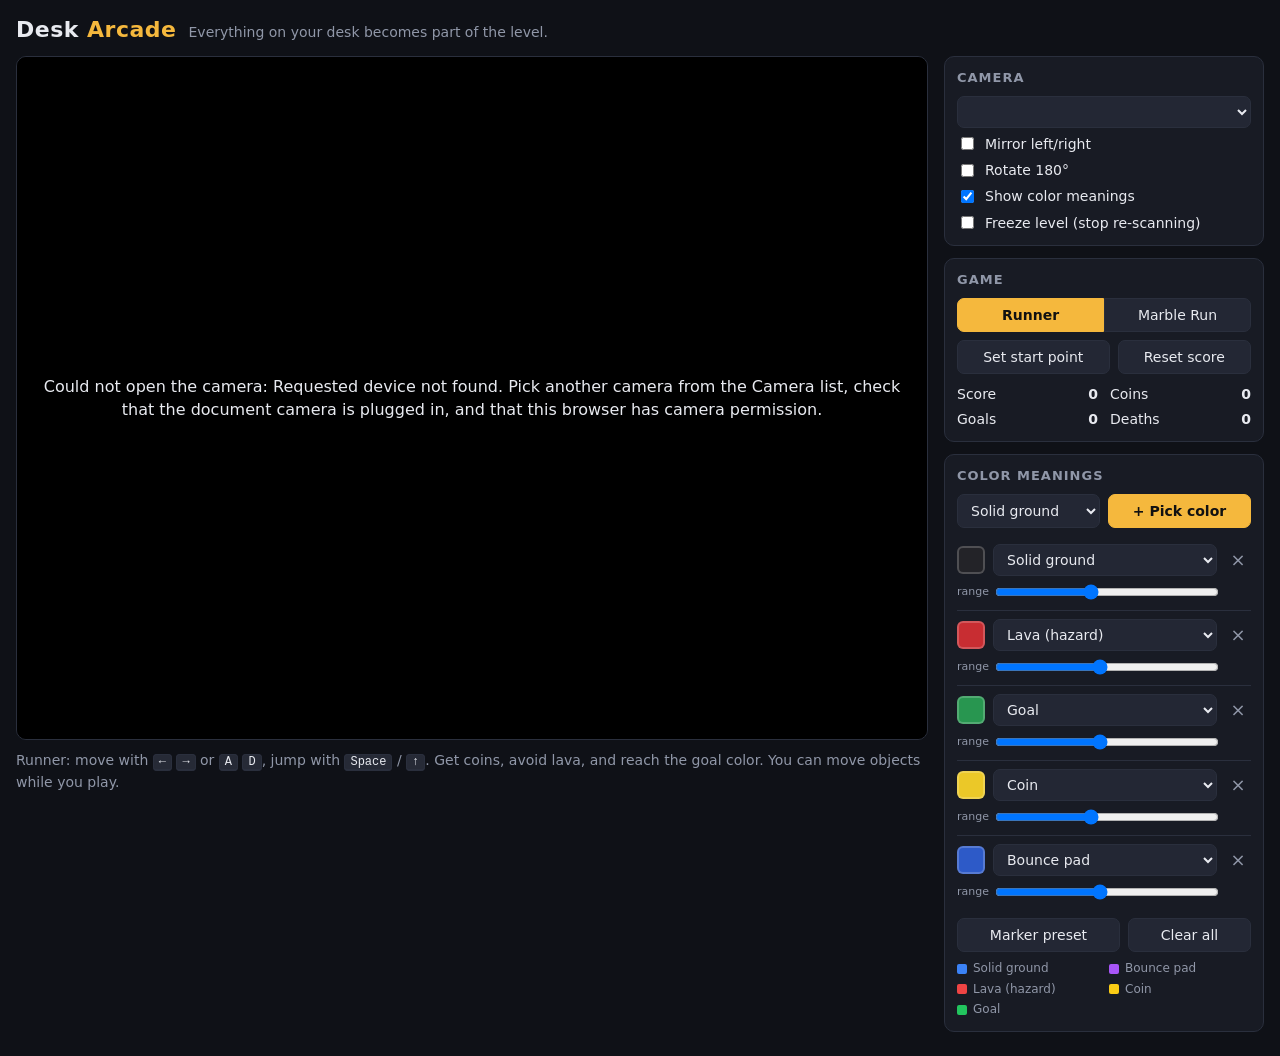
<file: apps/desk-arcade/index.html>
<!doctype html>
<html lang="en">
<head>
<meta charset="utf-8">
<meta name="viewport" content="width=device-width,initial-scale=1">
<title>Desk Arcade</title>
<style>
  :root{
    --bg:#0f1117; --panel:#181b24; --line:#2a2f3d; --text:#e8eaf0; --muted:#9097a8; --accent:#f5b83d;
  }
  *{box-sizing:border-box}
  body{margin:0;background:var(--bg);color:var(--text);font:14px/1.45 system-ui,-apple-system,"Segoe UI",sans-serif;padding:0 16px 24px}
  header{display:flex;align-items:baseline;gap:12px;padding:14px 0 10px}
  h1{margin:0;font-size:22px;letter-spacing:.5px}
  h1 span{color:var(--accent)}
  header p{margin:0;color:var(--muted)}
  main{display:grid;grid-template-columns:minmax(0,1fr) 320px;gap:16px;align-items:start}
  @media (max-width:900px){main{grid-template-columns:1fr}}
  .stage{position:relative;background:#000;border:1px solid var(--line);border-radius:10px;overflow:hidden}
  canvas#view{display:block;width:100%;height:auto;image-rendering:auto}
  canvas#view.picking{cursor:crosshair}
  .msg[hidden]{display:none}
  .msg{position:absolute;inset:0;display:flex;align-items:center;justify-content:center;text-align:center;padding:24px;background:rgba(0,0,0,.7);font-size:16px}
  .hint{position:absolute;left:50%;top:12px;transform:translateX(-50%);background:var(--accent);color:#111;font-weight:600;padding:6px 12px;border-radius:999px;pointer-events:none}
  .help{color:var(--muted);margin-top:10px}
  kbd{background:#262a36;border:1px solid var(--line);border-bottom-width:2px;border-radius:4px;padding:0 5px;font-size:12px;color:var(--text)}
  aside{display:flex;flex-direction:column;gap:12px}
  .card{background:var(--panel);border:1px solid var(--line);border-radius:10px;padding:12px}
  .card h2{margin:0 0 8px;font-size:13px;text-transform:uppercase;letter-spacing:1px;color:var(--muted)}
  select,button{font:inherit;color:var(--text);background:#232734;border:1px solid var(--line);border-radius:7px;padding:6px 9px}
  button{cursor:pointer}
  button:hover{border-color:#4a5166}
  button.on,button.primary{background:var(--accent);color:#111;border-color:var(--accent);font-weight:600}
  select{width:100%}
  label.chk{display:flex;gap:8px;align-items:center;margin-top:6px;cursor:pointer}
  .row{display:flex;gap:8px;flex-wrap:wrap;margin-top:8px}
  .row>*{flex:1 1 auto}
  .seg{display:flex;gap:0}
  .seg button{flex:1;border-radius:0}
  .seg button:first-child{border-radius:7px 0 0 7px}
  .seg button:last-child{border-radius:0 7px 7px 0}
  #stats{display:grid;grid-template-columns:1fr 1fr;gap:4px 12px;margin-top:10px;font-variant-numeric:tabular-nums}
  #stats b{float:right}
  .rule{display:grid;grid-template-columns:28px 1fr 26px;gap:6px 8px;align-items:center;padding:8px 0;border-top:1px solid var(--line)}
  .rule:first-child{border-top:0}
  .sw{width:28px;height:28px;border-radius:6px;border:2px solid #fff3}
  .rule input[type=range]{grid-column:2/3;width:100%}
  .rule .tl{grid-column:1/2;font-size:11px;color:var(--muted);text-align:center}
  .rule .x{padding:2px 0;background:none;border:0;color:var(--muted);font-size:18px}
  .tag{display:inline-block;width:10px;height:10px;border-radius:2px;margin-right:6px;vertical-align:middle}
  .legend{display:grid;grid-template-columns:1fr 1fr;gap:3px 10px;font-size:12px;color:var(--muted);margin-top:8px}
</style>
</head>
<body>
<header>
  <h1>Desk <span>Arcade</span></h1>
  <p>Everything on your desk becomes part of the level.</p>
</header>

<main>
  <section>
    <div class="stage">
      <canvas id="view" width="960" height="720"></canvas>
      <div id="hint" class="hint" hidden></div>
      <div id="msg" class="msg">Starting camera… allow camera access when your browser asks.</div>
    </div>
    <div class="help" id="help"></div>
  </section>

  <aside>
    <div class="card">
      <h2>Camera</h2>
      <select id="camSel"></select>
      <label class="chk"><input type="checkbox" id="mirror"> Mirror left/right</label>
      <label class="chk"><input type="checkbox" id="rot"> Rotate 180°</label>
      <label class="chk"><input type="checkbox" id="tint" checked> Show color meanings</label>
      <label class="chk"><input type="checkbox" id="freeze"> Freeze level (stop re-scanning)</label>
    </div>

    <div class="card">
      <h2>Game</h2>
      <div class="seg">
        <button data-mode="runner" class="on">Runner</button>
        <button data-mode="marbles">Marble Run</button>
      </div>
      <div class="row">
        <button id="spawnBtn">Set start point</button>
        <button id="resetBtn">Reset score</button>
      </div>
      <div id="stats"></div>
    </div>

    <div class="card">
      <h2>Color meanings</h2>
      <div class="row" style="margin-top:0">
        <select id="addMeaning" style="flex:1 1 120px"></select>
        <button id="addBtn" class="primary" style="flex:1 1 120px">+ Pick color</button>
      </div>
      <div id="rules" style="margin-top:8px"></div>
      <div class="row">
        <button id="presetBtn">Marker preset</button>
        <button id="clearBtn">Clear all</button>
      </div>
      <div class="legend" id="legend"></div>
    </div>
  </aside>
</main>

<script>
"use strict";
/* ---------------- Meanings ---------------- */
const MEANINGS = {
  solid:  {code:1, label:'Solid ground', tint:[59,130,246]},
  bouncy: {code:2, label:'Bounce pad',   tint:[168,85,247]},
  hazard: {code:3, label:'Lava (hazard)',tint:[239,68,68]},
  coin:   {code:4, label:'Coin',         tint:[250,204,21]},
  goal:   {code:5, label:'Goal',         tint:[34,197,94]},
};
const CODE_TINT = [null];
for (const k in MEANINGS) CODE_TINT[MEANINGS[k].code] = MEANINGS[k].tint;

const PRESET = [
  {rgb:[35,35,40],   meaning:'solid',  tol:0.24},
  {rgb:[200,45,50],  meaning:'hazard', tol:0.26},
  {rgb:[40,150,80],  meaning:'goal',   tol:0.26},
  {rgb:[235,200,40], meaning:'coin',   tol:0.24},
  {rgb:[45,90,200],  meaning:'bouncy', tol:0.26},
];

/* ---------------- DOM ---------------- */
const $ = id => document.getElementById(id);
const view = $('view'), vctx = view.getContext('2d');
const msg = $('msg'), hint = $('hint');
const video = document.createElement('video');
video.playsInline = true; video.muted = true;

let DW = 960, DH = 720;
const GW = 160; let GH = 120; let S = DW / GW;
const fc = document.createElement('canvas'), fctx = fc.getContext('2d', {willReadFrequently:true});
const sc = document.createElement('canvas'), sctx = sc.getContext('2d', {willReadFrequently:true});
const tc = document.createElement('canvas'), tctx = tc.getContext('2d');
let grid, tmp, collected, tintImg;

function resize(vw, vh) {
  DW = 960; DH = Math.round(DW * vh / vw);
  GH = Math.round(GW * vh / vw); S = DW / GW;
  view.width = fc.width = DW; view.height = fc.height = DH;
  sc.width = tc.width = GW; sc.height = tc.height = GH;
  grid = new Uint8Array(GW * GH); tmp = new Uint8Array(GW * GH); collected = new Uint8Array(GW * GH);
  tintImg = tctx.createImageData(GW, GH);
  respawnPlayer(); marbles = [];
}

/* ---------------- Settings / rules ---------------- */
let rules = [];
let opts = {mirror:false, rot:false, tint:true, freeze:false};
function load() {
  try {
    const s = JSON.parse(localStorage.getItem('deskArcade') || 'null');
    if (s) { rules = s.rules || []; Object.assign(opts, s.opts || {}); if (s.spawn) spawn = s.spawn; }
  } catch (e) {}
  if (!rules.length) applyPreset();
}
function save() {
  try { localStorage.setItem('deskArcade', JSON.stringify({rules, opts, spawn})); } catch (e) {}
}
function makeRule(rgb, meaning, tol) {
  const [h, s, v] = hsv(rgb[0], rgb[1], rgb[2]);
  return {rgb, h, s, v, meaning, tol};
}
function applyPreset() { rules = PRESET.map(p => makeRule(p.rgb, p.meaning, p.tol)); }

/* ---------------- Color math ---------------- */
let _h = 0, _s = 0, _v = 0;
function hsvFast(r, g, b) {
  const mx = Math.max(r, g, b), mn = Math.min(r, g, b), d = mx - mn;
  _v = mx / 255; _s = mx ? d / mx : 0;
  if (!d) _h = 0;
  else if (mx === r) _h = 60 * (((g - b) / d) % 6);
  else if (mx === g) _h = 60 * ((b - r) / d + 2);
  else _h = 60 * ((r - g) / d + 4);
  if (_h < 0) _h += 360;
}
function hsv(r, g, b) { hsvFast(r, g, b); return [_h, _s, _v]; }
function cdist(h, s, v, ru) {
  let dh = Math.abs(h - ru.h); if (dh > 180) dh = 360 - dh; dh /= 180;
  const bright = Math.max(v, ru.v);                 // saturation/hue are unreliable in the dark
  const a = dh * Math.min(s, ru.s) * 2.2 * Math.min(1, bright * 1.4);
  const b = (s - ru.s) * bright;
  const c = (v - ru.v) * 0.85;
  return Math.sqrt(a * a + b * b + c * c);
}

/* ---------------- Camera ---------------- */
let stream = null;
async function startCamera(deviceId) {
  if (stream) stream.getTracks().forEach(t => t.stop());
  msg.hidden = false; msg.textContent = 'Starting camera…';
  try {
    // Some cameras (an iPhone's Continuity Camera that isn't awake, a busy virtual camera) never answer,
    // which used to leave the page stuck on "Starting camera". Give up after 8 seconds.
    stream = await Promise.race([
      navigator.mediaDevices.getUserMedia({
        video: deviceId ? {deviceId:{exact:deviceId}, width:{ideal:1280}, height:{ideal:720}}
                        : {width:{ideal:1280}, height:{ideal:720}}, audio:false}),
      new Promise((_, no) => setTimeout(() => no(new Error('that camera did not respond')), 8000)),
    ]);
  } catch (e) {
    stream = null;
    msg.textContent = 'Could not open the camera: ' + e.message + '. Pick another camera from the Camera list, check that the document camera is plugged in, and that this browser has camera permission.';
    await listCameras(deviceId).catch(() => {});
    return;
  }
  video.srcObject = stream;
  await video.play().catch(() => {});
  await new Promise(r => { if (video.videoWidth) r(); else video.onloadedmetadata = r; });
  resize(video.videoWidth, video.videoHeight);
  msg.hidden = true;
  await listCameras(stream.getVideoTracks()[0].getSettings().deviceId);
}
async function listCameras(currentId) {
  const devs = (await navigator.mediaDevices.enumerateDevices()).filter(d => d.kind === 'videoinput');
  const sel = $('camSel'); sel.innerHTML = '';
  devs.forEach((d, i) => {
    const o = document.createElement('option');
    o.value = d.deviceId; o.textContent = d.label || ('Camera ' + (i + 1));
    sel.appendChild(o);
  });
  sel.value = currentId;
  return devs;
}
async function init() {
  if (!navigator.mediaDevices || !navigator.mediaDevices.getUserMedia) {
    msg.textContent = 'This browser cannot access cameras here. Open the page through http://localhost in Chrome, Edge, or Safari.';
    return;
  }
  await startCamera();
  if (!stream) return;
  // Prefer an external / document camera over the built-in one
  const devs = await navigator.mediaDevices.enumerateDevices().then(d => d.filter(x => x.kind === 'videoinput'));
  const cur = stream.getVideoTracks()[0].getSettings().deviceId;
  const docRe = /doc|ipevo|elmo|hovercam|okiocam|aver|ziggi|lumens|visualizer|external|usb/i;
  // only switch on our own to a recognizable document camera; never to a phone or virtual camera
  const skip = /iphone|ipad|continuity|virtual|obs|desk view|snap camera|zoom/i;
  const best = devs.find(d => docRe.test(d.label) && !skip.test(d.label));
  if (best && best.deviceId !== cur) {
    const prev = cur;
    await startCamera(best.deviceId);
    if (!stream && prev) await startCamera(prev);   // the document camera didn't start: go back to the one that worked
  }
}

/* ---------------- Vision ---------------- */
function grabFrame() {
  fctx.save();
  fctx.setTransform(1, 0, 0, 1, 0, 0);
  if (opts.rot) { fctx.translate(DW, DH); fctx.rotate(Math.PI); }
  if (opts.mirror) { fctx.translate(DW, 0); fctx.scale(-1, 1); }
  fctx.drawImage(video, 0, 0, DW, DH);
  fctx.restore();
}
function classify() {
  sctx.imageSmoothingEnabled = true; sctx.imageSmoothingQuality = 'high';
  sctx.drawImage(fc, 0, 0, GW, GH);
  const d = sctx.getImageData(0, 0, GW, GH).data;
  const n = GW * GH, rl = rules.length;
  const codes = rules.map(r => MEANINGS[r.meaning].code);
  for (let i = 0; i < n; i++) {
    const p = i * 4;
    hsvFast(d[p], d[p + 1], d[p + 2]);
    let best = 0, bd = 1e9;
    for (let k = 0; k < rl; k++) {
      const ru = rules[k], dd = cdist(_h, _s, _v, ru);
      if (dd < ru.tol && dd < bd) { bd = dd; best = codes[k]; }
    }
    tmp[i] = best;
  }
  // remove speckle noise: a cell needs at least 2 matching neighbours
  for (let y = 0; y < GH; y++) for (let x = 0; x < GW; x++) {
    const i = y * GW + x, c = tmp[i];
    if (!c) { grid[i] = 0; continue; }
    let same = 0;
    for (let dy = -1; dy <= 1; dy++) for (let dx = -1; dx <= 1; dx++) {
      if (!dx && !dy) continue;
      const xx = x + dx, yy = y + dy;
      if (xx >= 0 && yy >= 0 && xx < GW && yy < GH && tmp[yy * GW + xx] === c) same++;
    }
    grid[i] = same >= 2 ? c : 0;
  }
  for (let i = 0; i < n; i++) if (grid[i] !== 4) collected[i] = 0;
}

/* ---------------- World queries ---------------- */
function cell(x, y) { return (x < 0 || y < 0 || x >= GW || y >= GH) ? 0 : grid[y * GW + x]; }
function hit(x, y, w, h) {
  const x0 = Math.floor(x), x1 = Math.floor(x + w - 1e-3), y0 = Math.floor(y), y1 = Math.floor(y + h - 1e-3);
  for (let cy = y0; cy <= y1; cy++) for (let cx = x0; cx <= x1; cx++) {
    if (cx < 0 || cx >= GW) return true;           // side walls
    if (cy < 0 || cy >= GH) continue;              // open top / bottom
    const c = grid[cy * GW + cx];
    if (c === 1 || c === 2) return true;
  }
  return false;
}
function touches(e) {
  const r = {hazard:false, goal:false, coin:-1};
  const x0 = Math.floor(e.x - 0.3), x1 = Math.floor(e.x + e.w + 0.3), y0 = Math.floor(e.y - 0.3), y1 = Math.floor(e.y + e.h + 0.3);
  for (let cy = y0; cy <= y1; cy++) for (let cx = x0; cx <= x1; cx++) {
    if (cx < 0 || cy < 0 || cx >= GW || cy >= GH) continue;
    const i = cy * GW + cx, c = grid[i];
    if (c === 3) r.hazard = true;
    else if (c === 5) r.goal = true;
    else if (c === 4 && !collected[i]) r.coin = i;
  }
  return r;
}
function standingOn(e, code) {
  const y = Math.floor(e.y + e.h + 0.3);
  for (let x = Math.floor(e.x); x <= Math.floor(e.x + e.w - 1e-3); x++) if (cell(x, y) === code) return true;
  return false;
}
function collectBlob(start) {
  const q = [start]; collected[start] = 1; let n = 0;
  while (q.length && n < 8000) {
    const i = q.pop(); n++;
    const x = i % GW, y = (i / GW) | 0;
    const nb = [x > 0 ? i - 1 : -1, x < GW - 1 ? i + 1 : -1, y > 0 ? i - GW : -1, y < GH - 1 ? i + GW : -1];
    for (const j of nb) if (j >= 0 && grid[j] === 4 && !collected[j]) { collected[j] = 1; q.push(j); }
  }
}

/* ---------------- Physics ---------------- */
function move(e, stepUp) {
  e.hitX = false; e.hitY = false; e.landed = false;
  const n = Math.max(1, Math.ceil(Math.max(Math.abs(e.vx), Math.abs(e.vy)) / 0.4));
  const sx = e.vx / n, sy = e.vy / n;
  for (let k = 0; k < n; k++) {
    if (sx) {
      const nx = e.x + sx;
      if (!hit(nx, e.y, e.w, e.h)) e.x = nx;
      else {
        let ok = false;
        for (let u = 1; u <= stepUp; u++) if (!hit(nx, e.y - u, e.w, e.h)) { e.x = nx; e.y -= u; ok = true; break; }
        if (!ok) e.hitX = true;
      }
    }
    if (sy && !e.hitY) {
      const ny = e.y + sy;
      if (!hit(e.x, ny, e.w, e.h)) e.y = ny;
      else { e.hitY = true; if (sy > 0) e.landed = true; }
    }
  }
  if (e.landed) { for (let i = 0; i < 10 && !hit(e.x, e.y + 0.05, e.w, e.h); i++) e.y += 0.05; }
  e.grounded = e.landed || hit(e.x, e.y + 0.15, e.w, e.h);
}
function unstick(e) {
  if (!hit(e.x, e.y, e.w, e.h)) return true;
  for (let u = 1; u <= 14; u++) if (!hit(e.x, e.y - u, e.w, e.h)) { e.y -= u; return true; }
  for (let s = 1; s <= 8; s++) {
    if (!hit(e.x - s, e.y, e.w, e.h)) { e.x -= s; return true; }
    if (!hit(e.x + s, e.y, e.w, e.h)) { e.x += s; return true; }
  }
  return false;
}

/* ---------------- Game state ---------------- */
let mode = 'runner';
let spawn = {fx:0.06, fy:0.06};
let player, marbles = [], parts = [], banner = null;
let stats = {score:0, coins:0, deaths:0, clears:0, marblesIn:0};
const keys = {}; let jumpBuf = 0, prevJump = false;

function respawnPlayer() {
  player = {x:spawn.fx * GW, y:spawn.fy * GH, w:3, h:5, vx:0, vy:0, grounded:false, coyote:0, dead:0, face:1, inv:30};
  if (grid) unstick(player);
}
function burst(x, y, color, n, spd = 1) {
  for (let i = 0; i < n; i++) {
    const a = Math.random() * Math.PI * 2, s = (0.3 + Math.random()) * spd;
    parts.push({x, y, vx:Math.cos(a) * s, vy:Math.sin(a) * s - 0.4, life:40 + Math.random() * 20, color});
  }
}
function say(text, color = '#fff', t = 90) { banner = {text, color, t}; }

function stepRunner() {
  const p = player;
  if (p.dead > 0) { if (--p.dead === 0) respawnPlayer(); return; }
  if (p.inv > 0) p.inv--;
  if (!unstick(p)) { die('Squished!'); return; }
  const L = keys.ArrowLeft || keys.KeyA, R = keys.ArrowRight || keys.KeyD;
  const J = keys.ArrowUp || keys.KeyW || keys.Space;
  if (J && !prevJump) jumpBuf = 7; prevJump = J;
  const acc = p.grounded ? 0.14 : 0.08;
  if (L) { p.vx -= acc; p.face = -1; }
  if (R) { p.vx += acc; p.face = 1; }
  if (!L && !R) p.vx *= p.grounded ? 0.72 : 0.96;
  p.vx = Math.max(-1.1, Math.min(1.1, p.vx));
  p.coyote = p.grounded ? 6 : p.coyote - 1;
  if (jumpBuf > 0) jumpBuf--;
  if (jumpBuf > 0 && p.coyote > 0) { p.vy = -2.15; p.coyote = 0; jumpBuf = 0; beep(520, 0.07, 'square'); }
  p.vy += 0.1; if (!J && p.vy < 0) p.vy += 0.12;
  p.vy = Math.min(p.vy, 2.4);
  move(p, p.grounded ? 2 : 0);
  if (p.hitY) {
    if (p.landed && standingOn(p, 2)) { p.vy = -3.3; burst(p.x + p.w / 2, p.y + p.h, '#c084fc', 10); beep(300, 0.15, 'sine', 900); }
    else p.vy = 0;
  }
  if (p.hitX) p.vx = 0;
  const t = touches(p);
  if (t.coin >= 0) { collectBlob(t.coin); stats.coins++; stats.score += 10; burst(p.x + 1.5, p.y + 2, '#facc15', 14); beep(880, 0.08, 'square', 1320); }
  if (t.hazard && p.inv <= 0) { die('Burned!'); return; }
  if (t.goal) {
    stats.clears++; stats.score += 50; say('LEVEL CLEAR!', '#4ade80');
    burst(p.x + 1.5, p.y + 2, '#4ade80', 40, 1.6); beep(660, 0.1, 'square', 990); setTimeout(() => beep(990, 0.15, 'square', 1320), 110);
    p.dead = 50; p.won = true; return;
  }
  if (p.y > GH + 4) die('Fell off!');
}
function die(why) {
  const p = player; if (p.dead) return;
  stats.deaths++; p.dead = 45; p.won = false;
  burst(p.x + 1.5, p.y + 2.5, '#f87171', 30, 1.3); say(why, '#f87171', 60); beep(200, 0.25, 'sawtooth', 60);
}

function dropMarble(x, y) {
  if (marbles.length > 80) marbles.shift();
  marbles.push({x, y, w:2, h:2, vx:(Math.random() - 0.5) * 0.4, vy:0, grounded:false, age:0,
    color:`hsl(${(Math.random() * 360) | 0} 90% 65%)`});
}
function stepMarbles() {
  for (let i = marbles.length - 1; i >= 0; i--) {
    const m = marbles[i]; m.age++;
    let gone = false;
    if (!unstick(m)) gone = true;
    m.vy = Math.min(m.vy + 0.08, 2.6);
    const vyBefore = m.vy;
    move(m, m.grounded ? 1 : 0);
    if (m.hitY) {
      if (m.landed && standingOn(m, 2)) { m.vy = -3; beep(400, 0.06, 'sine', 800); }
      else m.vy = (m.landed && vyBefore > 0.7) ? -vyBefore * 0.35 : 0;
    }
    if (m.hitX) m.vx = -m.vx * 0.5;
    if (m.grounded) {
      const l = hit(m.x - 1, m.y + 1, m.w, m.h), r = hit(m.x + 1, m.y + 1, m.w, m.h);
      if (!l && r) m.vx -= 0.05;
      else if (l && !r) m.vx += 0.05;
      m.vx *= 0.992;
    }
    m.vx = Math.max(-1.5, Math.min(1.5, m.vx));
    const t = touches(m);
    if (t.coin >= 0) { collectBlob(t.coin); stats.coins++; stats.score += 10; burst(m.x + 1, m.y + 1, '#facc15', 10); beep(880, 0.08, 'square', 1320); }
    if (t.hazard) { burst(m.x + 1, m.y + 1, '#f87171', 12); beep(180, 0.1, 'sawtooth', 80); gone = true; }
    else if (t.goal) { stats.marblesIn++; stats.score += 5; burst(m.x + 1, m.y + 1, '#4ade80', 14); beep(700, 0.08, 'triangle', 1050); gone = true; }
    if (m.y > GH + 4 || m.age > 60 * 45) gone = true;
    if (gone) marbles.splice(i, 1);
  }
  if ((keys.Space || keys.ArrowDown || keys.KeyS) && frame % 8 === 0) dropMarble(spawn.fx * GW, spawn.fy * GH);
}
function stepParts() {
  for (let i = parts.length - 1; i >= 0; i--) {
    const q = parts[i]; q.x += q.vx; q.y += q.vy; q.vy += 0.05; q.life--;
    if (q.life <= 0) parts.splice(i, 1);
  }
  if (banner && --banner.t <= 0) banner = null;
}

/* ---------------- Sound ---------------- */
let actx = null;
function beep(f, dur, type = 'square', f2) {
  try {
    if (!actx) actx = new (window.AudioContext || window.webkitAudioContext)();
    const o = actx.createOscillator(), g = actx.createGain(), t = actx.currentTime;
    o.type = type; o.frequency.setValueAtTime(f, t);
    if (f2) o.frequency.exponentialRampToValueAtTime(f2, t + dur);
    g.gain.setValueAtTime(0.08, t); g.gain.exponentialRampToValueAtTime(0.001, t + dur);
    o.connect(g).connect(actx.destination); o.start(t); o.stop(t + dur + 0.02);
  } catch (e) {}
}

/* ---------------- Rendering ---------------- */
function render() {
  vctx.drawImage(fc, 0, 0);
  if (opts.tint) {
    const d = tintImg.data, n = GW * GH;
    for (let i = 0; i < n; i++) {
      const c = grid[i], p = i * 4;
      if (!c) { d[p + 3] = 0; continue; }
      const t = CODE_TINT[c];
      if (c === 4 && collected[i]) { d[p] = d[p + 1] = d[p + 2] = 90; d[p + 3] = 120; continue; }
      d[p] = t[0]; d[p + 1] = t[1]; d[p + 2] = t[2]; d[p + 3] = 125;
    }
    tctx.putImageData(tintImg, 0, 0);
    vctx.imageSmoothingEnabled = false;
    vctx.drawImage(tc, 0, 0, DW, DH);
    vctx.imageSmoothingEnabled = true;
  }
  // start flag
  const sx = spawn.fx * DW, sy = spawn.fy * DH;
  vctx.strokeStyle = '#fff'; vctx.lineWidth = 2;
  vctx.beginPath(); vctx.moveTo(sx, sy + 30); vctx.lineTo(sx, sy); vctx.stroke();
  vctx.fillStyle = '#f5b83d'; vctx.beginPath(); vctx.moveTo(sx, sy); vctx.lineTo(sx + 16, sy + 6); vctx.lineTo(sx, sy + 12); vctx.fill();

  if (mode === 'runner' && player && !player.dead) drawPlayer(player);
  if (mode === 'marbles') for (const m of marbles) {
    vctx.fillStyle = m.color; vctx.strokeStyle = '#000a'; vctx.lineWidth = 2;
    vctx.beginPath(); vctx.arc((m.x + 1) * S, (m.y + 1) * S, S * 1.05, 0, Math.PI * 2); vctx.fill(); vctx.stroke();
    vctx.fillStyle = '#fff8'; vctx.beginPath(); vctx.arc((m.x + 0.7) * S, (m.y + 0.6) * S, S * 0.3, 0, Math.PI * 2); vctx.fill();
  }
  for (const q of parts) { vctx.globalAlpha = Math.min(1, q.life / 30); vctx.fillStyle = q.color; vctx.fillRect(q.x * S - 3, q.y * S - 3, 6, 6); }
  vctx.globalAlpha = 1;

  // HUD
  vctx.font = 'bold 22px system-ui, sans-serif'; vctx.textBaseline = 'top';
  const hud = mode === 'runner'
    ? `★ ${stats.score}   ● ${stats.coins}   ⚑ ${stats.clears}   ✖ ${stats.deaths}`
    : `★ ${stats.score}   ● ${stats.coins}   marbles home ${stats.marblesIn}`;
  vctx.fillStyle = '#000a'; vctx.fillRect(10, 10, vctx.measureText(hud).width + 20, 34);
  vctx.fillStyle = '#fff'; vctx.fillText(hud, 20, 16);
  if (banner) {
    vctx.font = 'bold 64px system-ui, sans-serif'; vctx.textAlign = 'center'; vctx.textBaseline = 'middle';
    vctx.lineWidth = 8; vctx.strokeStyle = '#000'; vctx.strokeText(banner.text, DW / 2, DH / 2);
    vctx.fillStyle = banner.color; vctx.fillText(banner.text, DW / 2, DH / 2);
    vctx.textAlign = 'start';
  }
}
function drawPlayer(p) {
  const x = p.x * S, y = p.y * S, w = p.w * S, h = p.h * S;
  if (p.inv > 0 && (p.inv >> 2) % 2) return;
  vctx.fillStyle = '#000'; vctx.fillRect(x - 2, y - 2, w + 4, h + 4);
  vctx.fillStyle = '#fff'; vctx.fillRect(x, y, w, h);
  vctx.fillStyle = '#f5b83d'; vctx.fillRect(x, y + h * 0.55, w, h * 0.45);
  vctx.fillStyle = '#111';
  const ex = p.face > 0 ? x + w * 0.35 : x + w * 0.1;
  vctx.fillRect(ex, y + h * 0.2, w * 0.16, h * 0.16);
  vctx.fillRect(ex + w * 0.36, y + h * 0.2, w * 0.16, h * 0.16);
}

/* ---------------- Main loop ---------------- */
let last = performance.now(), accum = 0, frame = 0;
function loop(now) {
  requestAnimationFrame(loop);
  if (!grid || !video.videoWidth) return;
  accum += Math.min(0.1, (now - last) / 1000); last = now;
  grabFrame();
  if (!opts.freeze) classify();
  while (accum >= 1 / 60) {
    accum -= 1 / 60; frame++;
    if (mode === 'runner') stepRunner(); else stepMarbles();
    stepParts();
  }
  render();
  if (frame % 15 === 0) updateStats();
}

/* ---------------- UI ---------------- */
let pickMode = null; // 'color' | 'spawn'
function setPick(m, text) {
  pickMode = m; view.classList.toggle('picking', !!m);
  hint.hidden = !m; hint.textContent = text || '';
  $('addBtn').textContent = m === 'color' ? 'Cancel' : '+ Pick color';
}
function canvasPoint(ev) {
  const r = view.getBoundingClientRect();
  return {x:(ev.clientX - r.left) / r.width * DW, y:(ev.clientY - r.top) / r.height * DH};
}
view.addEventListener('click', ev => {
  if (!grid) return;
  const pt = canvasPoint(ev);
  if (pickMode === 'color') {
    const R = 5, x0 = Math.max(0, Math.round(pt.x) - R), y0 = Math.max(0, Math.round(pt.y) - R);
    const d = fctx.getImageData(x0, y0, R * 2 + 1, R * 2 + 1).data;
    let r = 0, g = 0, b = 0, n = 0;
    for (let i = 0; i < d.length; i += 4) { r += d[i]; g += d[i + 1]; b += d[i + 2]; n++; }
    rules.push(makeRule([r / n | 0, g / n | 0, b / n | 0], $('addMeaning').value, 0.22));
    setPick(null); renderRules(); save();
  } else if (pickMode === 'spawn') {
    spawn = {fx:pt.x / DW, fy:pt.y / DH}; setPick(null); save(); respawnPlayer();
  } else if (mode === 'marbles') {
    dropMarble(pt.x / S - 1, pt.y / S - 1);
  }
});

function renderRules() {
  const box = $('rules'); box.innerHTML = '';
  if (!rules.length) { box.innerHTML = '<div style="color:var(--muted)">No colors yet. Pick a meaning, then click an object in the camera view.</div>'; return; }
  rules.forEach((r, idx) => {
    const row = document.createElement('div'); row.className = 'rule';
    const sw = document.createElement('div'); sw.className = 'sw'; sw.style.background = `rgb(${r.rgb})`;
    const sel = document.createElement('select');
    for (const k in MEANINGS) { const o = document.createElement('option'); o.value = k; o.textContent = MEANINGS[k].label; sel.appendChild(o); }
    sel.value = r.meaning;
    sel.onchange = () => { r.meaning = sel.value; sel.blur(); save(); };
    const x = document.createElement('button'); x.className = 'x'; x.textContent = '×'; x.title = 'Remove';
    x.onclick = () => { rules.splice(idx, 1); renderRules(); save(); };
    const tl = document.createElement('div'); tl.className = 'tl'; tl.textContent = 'range';
    const rg = document.createElement('input'); rg.type = 'range'; rg.min = 0.05; rg.max = 0.5; rg.step = 0.01; rg.value = r.tol;
    rg.title = 'How loosely this color matches';
    rg.oninput = () => { r.tol = +rg.value; save(); };
    row.append(sw, sel, x, tl, rg);
    box.appendChild(row);
  });
}
function updateStats() {
  $('stats').innerHTML = mode === 'runner'
    ? `<div>Score <b>${stats.score}</b></div><div>Coins <b>${stats.coins}</b></div><div>Goals <b>${stats.clears}</b></div><div>Deaths <b>${stats.deaths}</b></div>`
    : `<div>Score <b>${stats.score}</b></div><div>Coins <b>${stats.coins}</b></div><div>Home <b>${stats.marblesIn}</b></div><div>Rolling <b>${marbles.length}</b></div>`;
}
function setMode(m) {
  mode = m;
  document.querySelectorAll('.seg button').forEach(b => b.classList.toggle('on', b.dataset.mode === m));
  $('help').innerHTML = m === 'runner'
    ? 'Runner: move with <kbd>←</kbd> <kbd>→</kbd> or <kbd>A</kbd> <kbd>D</kbd>, jump with <kbd>Space</kbd> / <kbd>↑</kbd>. Get coins, avoid lava, and reach the goal color. You can move objects while you play.'
    : 'Marble Run: click anywhere to drop a marble, or hold <kbd>Space</kbd> to pour from the start flag. Build ramps with objects or ink to guide marbles to the goal color.';
  marbles = []; respawnPlayer();
}

const sel = $('addMeaning');
for (const k in MEANINGS) {
  const o = document.createElement('option'); o.value = k; o.textContent = MEANINGS[k].label; sel.appendChild(o);
  const t = MEANINGS[k].tint;
  $('legend').insertAdjacentHTML('beforeend', `<div><span class="tag" style="background:rgb(${t})"></span>${MEANINGS[k].label}</div>`);
}
$('addBtn').onclick = () => pickMode === 'color' ? setPick(null) : setPick('color', 'Click an object in the camera view to sample its color');
$('spawnBtn').onclick = () => setPick('spawn', 'Click where the player and marbles should start');
$('resetBtn').onclick = () => { stats = {score:0, coins:0, deaths:0, clears:0, marblesIn:0}; collected && collected.fill(0); respawnPlayer(); marbles = []; updateStats(); };
$('presetBtn').onclick = () => { applyPreset(); renderRules(); save(); };
$('clearBtn').onclick = () => { rules = []; renderRules(); save(); };
document.querySelectorAll('.seg button').forEach(b => b.onclick = () => { setMode(b.dataset.mode); b.blur(); });
$('camSel').onchange = e => { startCamera(e.target.value); e.target.blur(); };
for (const id of ['mirror', 'rot', 'tint', 'freeze']) {
  const el = $(id); el.checked = opts[id];
  el.onchange = () => { opts[id] = el.checked; el.blur(); save(); };
}

const GAME_KEYS = new Set(['ArrowLeft', 'ArrowRight', 'ArrowUp', 'ArrowDown', 'Space', 'KeyA', 'KeyD', 'KeyW', 'KeyS']);
window.addEventListener('keydown', e => {
  if (GAME_KEYS.has(e.code)) { e.preventDefault(); if (document.activeElement && document.activeElement !== document.body) document.activeElement.blur(); }
  if (e.code === 'Escape') setPick(null);
  if (e.code === 'KeyR') respawnPlayer();
  if (e.code === 'KeyF') { opts.freeze = !opts.freeze; $('freeze').checked = opts.freeze; save(); }
  keys[e.code] = true;
}, true);
window.addEventListener('keyup', e => { keys[e.code] = false; });
window.addEventListener('blur', () => { for (const k in keys) keys[k] = false; });

load(); renderRules(); setMode('runner'); updateStats();
init();
requestAnimationFrame(loop);
</script>
</body>
</html>
</file>
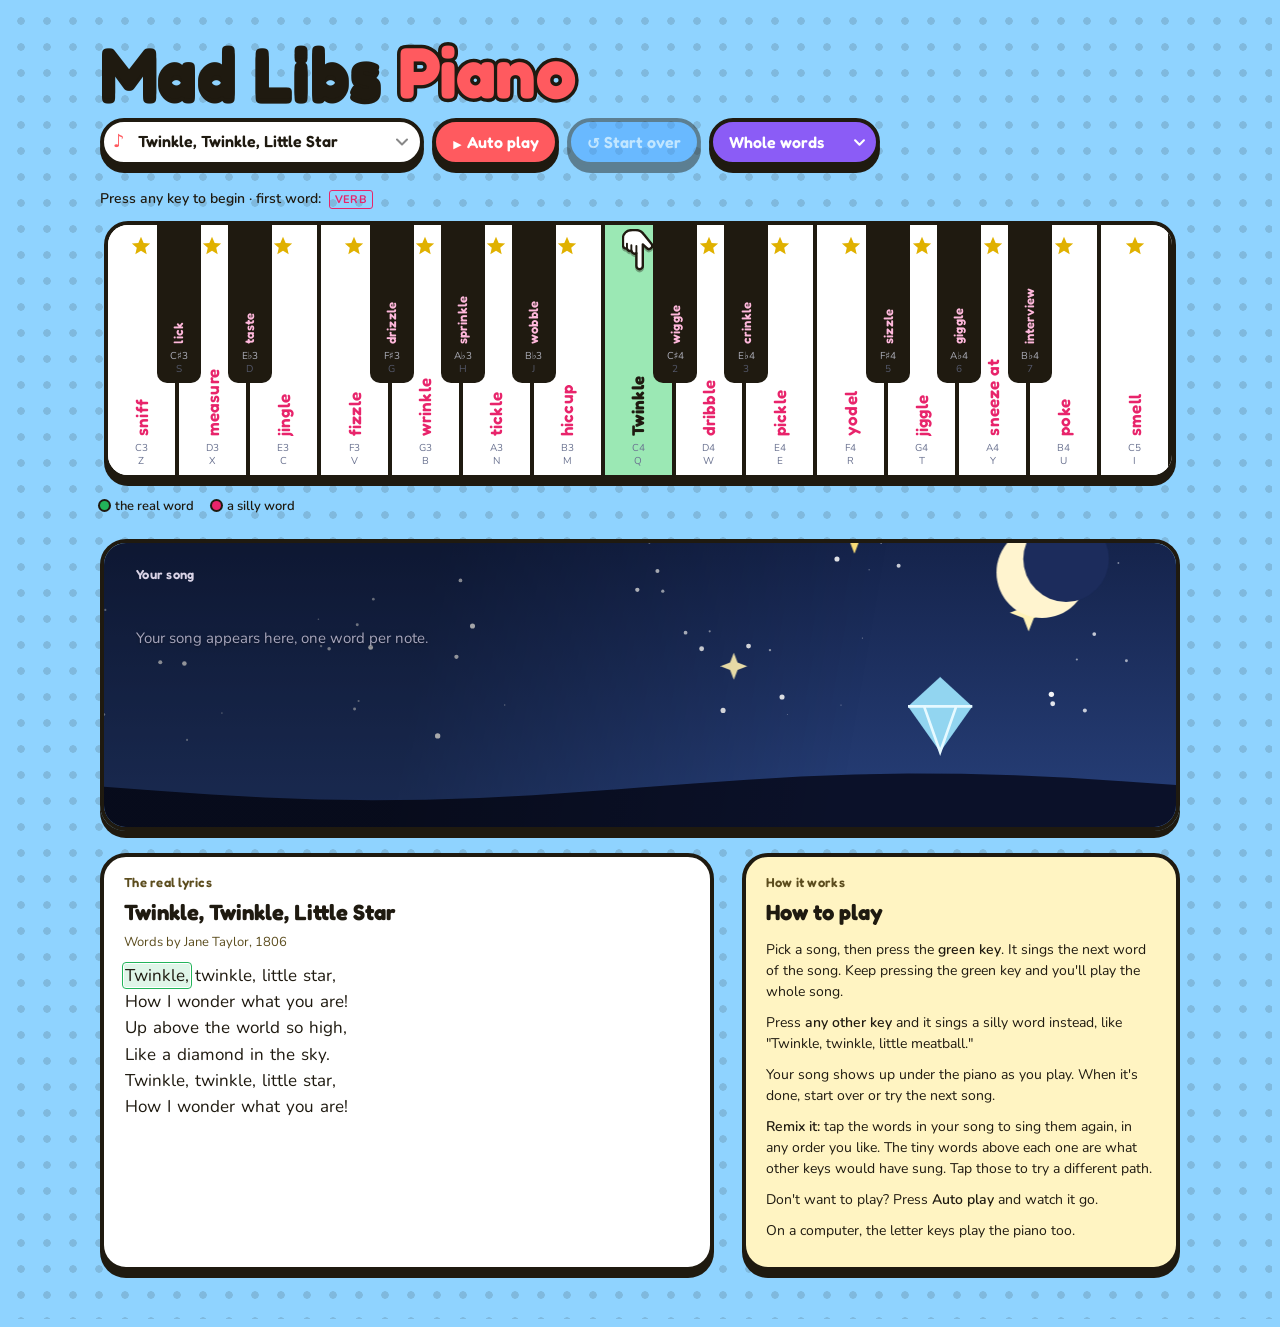
<file: apps/mad-libs-piano/index.html>
<meta charset="utf-8">
<title>Mad Libs Piano</title>
<meta name="claude:viewport-fit-sides" content="cover">
<link rel="icon" type="image/svg+xml" href="data:image/svg+xml,<svg xmlns='http://www.w3.org/2000/svg' viewBox='0 0 64 64'><rect width='64' height='64' rx='14' fill='%23b0306a'/><path d='M26 14v26.5A8 8 0 1 0 30 47V24l16-4v16.5A8 8 0 1 0 50 43V9z' fill='%23fff'/></svg>">
<link rel="preconnect" href="https://fonts.gstatic.com">
<link rel="stylesheet" href="https://fonts.googleapis.com/css2?family=Fredoka:wght@400..700&family=Nunito:wght@400;600;700;800&display=swap">
<script>document.documentElement.setAttribute("data-style", "sunshine"); document.documentElement.setAttribute("data-bg", "sky"); document.documentElement.setAttribute("data-add", "colors chunky dots bouncy");</script>
<style>
/* Same music stand as Song Piano: song chips, the sung lyric as the score, the keyboard, the source text below. */
:root {
  --paper: #f1efe9;
  --stage: #e6e2d8;
  --ink: #1d1a17;
  --muted: #675f55;
  --line: #cfc8bb;
  --brass: #8d6a26;
  --silly: #b0306a;
  --ivory: #fbfaf6;
  --ivory-down: #e6dfcf;
  --ebony: #15181d;
  --ebony-down: #3a3f47;
  --key-ink: #2a2f36;
  --key-ink-on-ebony: #d8dbe0;
  --key-silly: #a32a60;
  --key-silly-on-ebony: #f3a6c8;
  --chip: #ffffff;
  --guide: #2a8a74;
  --key-note: #7b8590;
  --key-hint: #a3abb4;
  --display: "Bodoni Moda", "Didot", "Bodoni 72", Georgia, serif;
  --body: "Figtree", system-ui, -apple-system, "Segoe UI", sans-serif;
  --mono: "IBM Plex Mono", ui-monospace, "SFMono-Regular", Menlo, monospace;
}
@media (prefers-color-scheme: dark) {
  :root:not([data-theme="light"]) {
    --paper: #110f0d; --stage: #1a1714; --ink: #ece7df; --muted: #a0968a; --line: #322d27;
    --brass: #d3aa5e; --silly: #f07aac; --ivory: #e8e5dc; --ivory-down: #c9c0ab;
    --ebony: #050608; --ebony-down: #30353d; --key-ink: #23272d; --key-ink-on-ebony: #c9cdd3;
    --key-silly: #a32a60; --key-silly-on-ebony: #f3a6c8;
    --chip: #201c18; --guide: #4fc4a6; color-scheme: dark;
  }
}
:root[data-theme="dark"] {
  --paper: #110f0d; --stage: #1a1714; --ink: #ece7df; --muted: #a0968a; --line: #322d27;
  --brass: #d3aa5e; --silly: #f07aac; --ivory: #e8e5dc; --ivory-down: #c9c0ab;
  --ebony: #050608; --ebony-down: #30353d; --key-ink: #23272d; --key-ink-on-ebony: #c9cdd3;
  --key-silly: #a32a60; --key-silly-on-ebony: #f3a6c8;
  --chip: #201c18; --guide: #4fc4a6; color-scheme: dark;
}
html, body { background: var(--paper); color: var(--ink); }
body { font-family: var(--body); font-size: 15px; line-height: 1.5; }
.wrap {
  max-width: 1080px; margin: 0 auto;
  padding-left: max(16px, env(safe-area-inset-left, 0px));
  padding-right: max(16px, env(safe-area-inset-right, 0px));
  padding-block: 28px 48px;
  display: grid; gap: 22px;
}
header.top { display: flex; flex-wrap: wrap; align-items: center; justify-content: space-between; gap: 10px 20px; }
.bar { display: flex; flex-wrap: wrap; align-items: end; gap: 8px; position: relative; }
.pick { display: grid; gap: 3px; }
.pick select { font: 500 14px/1.2 var(--body); color: var(--ink); background: var(--chip); border: 1px solid var(--line); border-radius: 4px; padding: 7px 28px 7px 10px; min-height: 34px; max-width: 64vw; }
/* the song picker is the main control: big, bold, dark outline, a note and a clear chevron */
.song-pick { position: relative; }
.song-pick::before { content: "♪"; position: absolute; left: 13px; top: 50%; transform: translateY(-52%); font-size: 18px; color: var(--silly); pointer-events: none; }
.song-pick select { appearance: none; -webkit-appearance: none; font: 700 17px/1.2 var(--body); color: var(--ink); background-color: var(--chip);
  background-image: url("data:image/svg+xml,%3Csvg xmlns='http://www.w3.org/2000/svg' viewBox='0 0 12 8'%3E%3Cpath d='M1 1.5l5 5 5-5' fill='none' stroke='%23888' stroke-width='2' stroke-linecap='round' stroke-linejoin='round'/%3E%3C/svg%3E");
  background-repeat: no-repeat; background-position: right 12px center; background-size: 12px 8px;
  border: 2px solid var(--ink); border-radius: 8px; padding: 8px 38px 8px 34px; min-height: 42px; min-width: 17em; cursor: pointer; }
.song-pick select:hover { background-color: color-mix(in srgb, var(--silly) 6%, var(--chip)); }
.keys-pick { flex: 0 0 auto; min-width: 0; }

/* the words / syllables menu matches the outlined Start over button, with the song menu's chevron */
.keys-pick select { appearance: none; -webkit-appearance: none; min-height: 42px; min-width: 0; box-sizing: border-box;
  font: 600 13px/1 var(--body); color: var(--ink); background-color: var(--chip); border: 1.5px solid var(--ink); border-radius: 4px;
  padding: 0 32px 0 12px; cursor: pointer;
  background-image: url("data:image/svg+xml,%3Csvg xmlns='http://www.w3.org/2000/svg' viewBox='0 0 12 8'%3E%3Cpath d='M1 1.5l5 5 5-5' fill='none' stroke='%23888' stroke-width='2' stroke-linecap='round' stroke-linejoin='round'/%3E%3C/svg%3E");
  background-repeat: no-repeat; background-position: right 11px center; background-size: 11px 7px; }
.keys-pick select:hover { background-color: color-mix(in srgb, var(--silly) 6%, var(--chip)); }
.pick select:focus-visible { outline: 2px solid var(--brass); outline-offset: 2px; }
.more { position: static; }  /* the menu lines up with the right edge of the whole bar, so it stays on screen */
.more summary { list-style: none; display: inline-flex; align-items: center; min-height: 34px; box-sizing: border-box; }
.more summary::-webkit-details-marker { display: none; }
.opt-short { display: none; font-size: 18px; line-height: 1; }
.more .menu .pick, .more .menu .pick select { width: 100%; max-width: none; box-sizing: border-box; }
.more .menu { min-width: 260px; }
.more summary::after { content: "▾"; margin-left: 6px; font-size: 11px; }
.more .menu { position: absolute; right: 0; top: calc(100% + 6px); z-index: 20; background: var(--chip); border: 1px solid var(--line); border-radius: 6px; padding: 12px; display: grid; gap: 10px; justify-items: start; width: max-content; max-width: min(320px, 90vw); box-shadow: 0 8px 24px rgba(0,0,0,.14); }
.cue { display: flex; flex-wrap: wrap; justify-content: space-between; gap: 4px 16px; align-items: baseline; min-height: 20px; margin-bottom: -12px; }
.btn { min-height: 34px; box-sizing: border-box; }
.bar > .btn, .bar .more summary { min-height: 42px; }
h1 { font-family: var(--display); font-weight: 500; font-size: clamp(34px, 6vw, 52px); line-height: 1; margin: 0; letter-spacing: -0.01em; }
h1 em { font-style: italic; color: var(--silly); }

.label { font-family: var(--mono); font-size: 11px; letter-spacing: 0.08em; text-transform: uppercase; color: var(--muted); }

.songs { display: flex; flex-wrap: wrap; gap: 8px; }
.chip {
  font: 500 14px/1 var(--body); color: var(--ink); background: var(--chip);
  border: 1px solid var(--line); border-radius: 999px; padding: 9px 14px; cursor: pointer;
}
.chip:hover { border-color: var(--muted); }
.chip[aria-pressed="true"] { background: var(--ink); color: var(--paper); border-color: var(--ink); }
.chip:focus-visible, button:focus-visible, .key:focus-visible { outline: 2px solid var(--brass); outline-offset: 2px; }

.stage {
  position: relative; overflow: hidden; isolation: isolate;
  background: var(--stage); border-radius: 6px; padding: 22px clamp(16px, 3vw, 32px);
  min-height: 200px; display: grid; gap: 12px; align-content: start;
}
.stage-head { display: flex; flex-wrap: wrap; justify-content: space-between; gap: 8px 16px; align-items: center; }
/* Start over sits on top of the song art, so it gets its own solid background */
.btn.restart { background: var(--chip); color: var(--ink); border: 1.5px solid var(--ink); }
.btn.restart span[aria-hidden] { font-size: 16px; line-height: 0; position: relative; top: 1px; }
#auto .ico { font-size: 11px; display: inline-block; width: 1em; text-align: center; }
#auto { min-width: 7.6em; }
.now { font-family: var(--body); font-size: 14px; color: var(--muted); }
.now b { font-weight: 700; color: var(--ink); }
.now .pos { font-family: var(--mono); font-style: normal; font-size: 11px; letter-spacing: .06em; text-transform: uppercase; color: var(--silly); border: 1px solid currentColor; border-radius: 3px; padding: 1px 5px; margin-left: 4px; }
.sung { font-family: var(--body); font-weight: 500; font-size: clamp(22px, 3.2vw, 30px); line-height: 1.3; max-height: 12em; overflow-y: auto; min-width: 0; }
.sung p { margin: 0 0 .25em; }
.sung .placeholder { color: var(--muted); font: 400 15px/1.4 var(--body); opacity: .75; }
.stage.art .sung .placeholder { color: var(--art-sub); }
.w { display: inline-flex; flex-direction: column; align-items: center; vertical-align: top; margin-right: 0.26em; }
.w.silly { color: var(--silly); font-weight: 700; }
.w.silly::after { content: attr(data-pos); font: 400 10px/1.3 var(--mono); font-style: normal; letter-spacing: .04em; text-transform: uppercase; color: var(--muted); border-top: 1px solid var(--line); padding-top: 1px; white-space: nowrap; }
.w.fresh { animation: sing .5s ease-out; }
/* Remix: every sung word can be tapped, with a couple of other choices in tiny letters above it */
.sung p { padding-top: 32px; }
.w { position: relative; }
.w[data-say], .alt[data-say] { cursor: pointer; }
.w.tap { animation: tap-pop .3s cubic-bezier(.34, 1.56, .64, 1); }
@keyframes tap-pop { 40% { transform: scale(1.18); } }
/* the alternatives are a little "junk pile": tilted, faded, nudged off-line and overlapping, so they read as leftovers, not the song */
.alts { position: absolute; bottom: 100%; left: 50%; width: 0; height: 32px; pointer-events: none;
  font: 600 11px/1.15 var(--body); white-space: nowrap; color: var(--muted); text-shadow: none; }
.alt { position: absolute; left: 0; bottom: var(--y, 0px); padding: 0 3px; border-radius: 4px; opacity: .5; pointer-events: auto;
  transform: translateX(-50%) translateX(var(--x, 0px)) rotate(var(--r, 0deg)); transition: opacity .12s, transform .15s; z-index: 0; }
.alt.silly { color: var(--silly); }
.alt.real, .alt:not(.silly) { color: var(--guide); }
.alt:hover, .alt.tap { opacity: 1; z-index: 2; background: color-mix(in srgb, var(--bg, #fff) 80%, transparent);
  transform: translateX(-50%) translateX(var(--x, 0px)) rotate(0deg) scale(1.15); }
.alt.tap { animation: tap-pop .3s cubic-bezier(.34, 1.56, .64, 1); }
.stage.art .alts { color: var(--art-sub); }
.stage.art .alt.silly { color: var(--art-silly); }
@media (max-width: 640px) { .sung p { padding-top: 28px; } .alts { font-size: 10px; height: 26px; } }
.sung-hint { text-transform: none; letter-spacing: 0; font-weight: 500; opacity: .85; }
.sung .done { font: 500 13px/1.6 var(--body); color: var(--guide); }
/* Start over: dim before you play, quiet while you play, filled in once the song is done */
#clear[data-state="idle"] { opacity: .45; cursor: default; }

@keyframes nudge { 0% { box-shadow: 0 0 0 0 color-mix(in srgb, var(--silly) 55%, transparent); } 100% { box-shadow: 0 0 0 12px transparent; } }
.end-strip[hidden] { display: none; }
.end-strip { display: flex; flex-wrap: wrap; align-items: center; gap: 8px 12px; background: var(--stage); border-radius: 6px; padding: 10px 14px; font: 600 16px/1.3 var(--body); color: var(--ink); animation: sing .5s ease-out; }
.end-strip .btn { font-size: 13px; }
.end-strip [data-act="restart"] span[aria-hidden] { font-size: 16px; line-height: 0; position: relative; top: 1px; }
.end-strip .btn:first-of-type { animation: nudge 1.4s ease-out 1; }
@keyframes sing { from { transform: translateY(-0.18em); opacity: .2; } to { transform: none; opacity: 1; } }
/* Art: a picture behind the lyric, with lyric colours chosen per picture */
.art-layer { position: absolute; inset: 0; z-index: -1; display: none; }
.art-layer svg { display: block; width: 100%; height: 100%; }
.art-layer::after { content: ""; position: absolute; inset: 0; background: linear-gradient(100deg, var(--art-scrim) 0%, var(--art-scrim) 30%, transparent 70%); }
.stage.art { background: transparent; color: var(--art-ink); min-height: 240px; }
.stage.art .art-layer { display: block; }
.stage.art .label, .stage.art .now, .stage.art .legend, .stage.art .sung .placeholder { color: var(--art-sub); }
.stage.art .now b { color: var(--art-ink); }
.stage.art .now .pos { color: var(--art-silly); }
.stage.art .sung { text-shadow: 0 0 14px var(--art-glow), 0 1px 2px var(--art-glow); }
.stage.art .w.silly { color: var(--art-silly); }
.stage.art .w.silly::after { color: var(--art-sub); border-top-color: currentColor; }
.stage.art .sung .done { color: var(--art-ink); }
.legend { display: flex; flex-wrap: wrap; gap: 6px 18px; font-size: 13px; color: var(--muted); margin-top: -14px; }
.legend span::before { content: ""; display: inline-block; width: 9px; height: 9px; border-radius: 50%; margin-right: 6px; background: var(--ink); vertical-align: 0; }
.legend .l-guide::before { background: var(--guide); }
.legend .l-silly::before { background: var(--silly); }

.controls { display: flex; flex-wrap: wrap; gap: 8px; align-items: center; }
.controls .spacer { flex: 1; }
.toggle { font: 500 13px/1 var(--body); background: transparent; color: var(--muted); border: 1px solid var(--line); border-radius: 4px; padding: 8px 11px; cursor: pointer; }
.toggle[aria-pressed="true"] { color: var(--ink); border-color: var(--ink); }
.toggle[aria-pressed="true"]::before { content: "● "; color: var(--brass); }
.toggle[aria-pressed="false"]::before { content: "○ "; }
.seg { display: flex; align-items: center; gap: 6px; margin-right: 10px; }
.seg .label { margin-right: 2px; }
.toggle.mode::before { content: none !important; }
.toggle.mode[aria-pressed="true"] { background: var(--ink); color: var(--paper); border-color: var(--ink); }
.btn { font: 600 13px/1 var(--body); background: var(--ink); color: var(--paper); border: 0; border-radius: 4px; padding: 9px 13px; cursor: pointer; }
.btn.ghost { background: transparent; color: var(--ink); border: 1px solid var(--line); }
.btn.silly { background: var(--silly); color: #fff; }
.status { font-size: 13px; color: var(--muted); }

.kb-wrap { overflow-x: auto; overscroll-behavior-x: contain; padding-bottom: 6px; }
.kb { --kbh: 250px; position: relative; height: var(--kbh); min-width: 700px; display: flex; user-select: none; -webkit-user-select: none; touch-action: none; }
.key { position: relative; cursor: pointer; display: flex; flex-direction: column; align-items: center; justify-content: flex-end; }
.key.white { flex: 1; background: var(--ivory); border: 1px solid var(--line); border-top: 0; border-radius: 0 0 5px 5px; margin-right: -1px; padding-bottom: 8px; box-shadow: inset 0 -6px 0 rgba(0,0,0,0.06); }
.key.white.down { background: var(--ivory-down); box-shadow: inset 0 -2px 0 rgba(0,0,0,0.06); }
.key.black { position: absolute; top: 0; height: 60%; background: var(--ebony); border-radius: 0 0 4px 4px; z-index: 2; padding-bottom: 8px; box-shadow: 0 3px 0 rgba(0,0,0,0.25); }
.key.black.down { background: var(--ebony-down); box-shadow: 0 1px 0 rgba(0,0,0,0.25); }
.kw { writing-mode: vertical-rl; transform: rotate(180deg); font-family: var(--body); font-weight: 600; letter-spacing: .01em; font-size: 17px; white-space: nowrap; max-height: calc(var(--kbh) * 0.6); overflow: hidden; text-overflow: ellipsis; color: var(--key-ink); }
.black .kw { font-size: 13px; max-height: calc(var(--kbh) * 0.6 - 56px); color: var(--key-ink-on-ebony); }
.key.white .kw.silly { color: var(--key-silly); }
.key.black .kw.silly { color: var(--key-silly-on-ebony); }
.key.white.guide { background: color-mix(in srgb, var(--guide) 30%, var(--ivory)); }
.key.black.guide { background: color-mix(in srgb, var(--guide) 75%, var(--ebony)); }
.key.guide::after { content: ""; position: absolute; left: 50%; width: 10px; height: 10px; margin-left: -5px; border-radius: 50%; background: var(--guide); box-shadow: 0 0 0 3px color-mix(in srgb, var(--guide) 30%, transparent); }
.key.white.guide::after { top: 14px; } /* words on white keys can be tall, so the dot sits at the top, between the black keys */
.key.black.guide::after { top: 10px; background: var(--ivory); }
.key.white.guide.down { background: color-mix(in srgb, var(--guide) 45%, var(--ivory-down)); }
.key.guide .kw { color: var(--key-ink); font-weight: 800; }
.key.black.guide .kw { color: #fff; }
/* Song art on the keys: the song's colours, a faint pattern, and a little picture at the top of each white key */
.ki { display: none; position: absolute; left: 50%; top: 10px; width: 22px; height: 22px; margin-left: -11px; pointer-events: none; }
.ki svg { width: 100%; height: 100%; display: block; }
.kb.art .key.white { background-color: var(--k-white); background-image: var(--k-pattern); background-size: 34px 34px; border-color: var(--k-line); }
.kb.art .key.white.down { background-color: var(--k-white-down); }
.kb.art .key.black { background-color: var(--k-black); background-image: var(--k-pattern-dark); background-size: 26px 26px; }
.kb.art .key.black.down { background-color: var(--k-black-down); }
.kb.art .key.white .kw { color: var(--k-ink); }
.kb.art .key.black .kw { color: var(--k-ink-dark); }
.kb.art .key.white .kw.silly { color: var(--k-silly); }
.kb.art .key.black .kw.silly { color: var(--k-silly-dark); }
.kb.art .key.white .ki { display: block; }
.kb.art .key.white.guide { background-color: color-mix(in srgb, var(--guide) 34%, var(--k-white)); }
.kb.art .key.black.guide { background-color: color-mix(in srgb, var(--guide) 70%, var(--k-black)); }
.kb.art .key.guide .kw { color: var(--k-ink); }
.kb.art .key.black.guide .kw { color: #fff; }
.kb.art .key.guide .ki { display: none; }
.kb.art .kn, .kb.art .kn i { color: var(--k-note); }
.kb.art .black .kn { color: var(--k-ink-dark); }
/* every word runs up the key; a lone letter ("I", the E-I-E-I-O letters) stands upright so it doesn't look like a dash */
.kw.letter { transform: none; text-orientation: upright; }
/* the Auto play hand: its fingertip sits on the point it presses */
.hand { position: absolute; z-index: 5; width: 34px; height: 44px; margin: -42px 0 0 -19px; pointer-events: none; transition: left .18s ease-out, top .18s ease-out; filter: drop-shadow(0 3px 4px rgba(0,0,0,.3)); }
.hand[hidden] { display: none; }
.hand svg { width: 100%; height: 100%; display: block; }
.hand .ripple { position: absolute; left: 10px; top: 33px; width: 18px; height: 18px; border-radius: 50%; border: 3px solid var(--silly); opacity: 0; }
.hand.tap svg { animation: press .3s ease-out; }
.hand.tap .ripple { animation: ripple .5s ease-out; }
@keyframes press { 0% { transform: none; } 35% { transform: translateY(4px) scale(.92); } 100% { transform: none; } }
@keyframes ripple { 0% { opacity: .9; transform: scale(.4); } 100% { opacity: 0; transform: scale(2.2); } }
@media (max-width: 640px) { .hand { width: 28px; height: 36px; margin: -34px 0 0 -15px; } .hand .ripple { left: 6px; top: 25px; } }
.kw.changed { animation: deal .35s ease-out; }
@keyframes deal { from { opacity: 0; } to { opacity: 1; } }
.kn { font-family: var(--mono); font-size: 10px; color: var(--key-note); margin-top: 6px; text-align: center; line-height: 1.25; }
.black .kn { color: var(--key-ink-on-ebony); opacity: .7; }
.kn i { font-style: normal; display: block; color: var(--key-hint); }

.lower { display: grid; grid-template-columns: minmax(0, 1.4fr) minmax(0, 1fr); gap: 28px; }
@media (max-width: 760px) { .lower { grid-template-columns: minmax(0, 1fr); } }
.source { min-width: 0; }
.source h2, .how h2 { font-family: var(--display); font-weight: 500; font-size: 22px; margin: 4px 0 10px; text-wrap: balance; }
.credit { font-size: 13px; color: var(--muted); margin: -6px 0 10px; }
.src { font-family: var(--display); font-size: 17px; line-height: 1.55; }
.src p { margin: 0; }
.src span { border-radius: 2px; padding: 0 1px; }
.src span.past { color: var(--muted); }
.src span.cur { outline: 1.5px solid var(--guide); outline-offset: 1px; background: color-mix(in srgb, var(--guide) 14%, transparent); }
.how { font-size: 14px; color: var(--ink); min-width: 0; }
.how p { margin: 0 0 10px; max-width: 60ch; }
.how b { font-weight: 600; }
@media (prefers-reduced-motion: reduce) { .w.fresh, .kw.changed, .end-strip, .end-strip .btn, .hand svg, .hand .ripple { animation: none !important; } .hand { transition: none; } }

/* Phones held upright: everything about 20% smaller so more of the piano fits */
@media (max-width: 640px) {
  body { font-size: 13px; }
  .wrap { padding-block: 14px 32px; gap: 14px; }
  h1 { font-size: 30px; }
  .pick select { font-size: 13px; }
  .bar { gap: 6px; }
  .song-pick { flex: 1 1 100%; }
  .keys-pick { flex: 1 1 auto; }
  .keys-pick select { width: 100%; }
  .song-pick select { width: 100%; max-width: none; }
  .more .menu { left: 0; right: auto; width: calc(100vw - 32px); max-width: 360px; min-width: 0; box-sizing: border-box; }
  .opt-long { display: none; }
  .opt-short { display: inline; }
  .more summary::after { content: none; }
  .label { font-size: 10px; }
  .chip { font-size: 12px; padding: 7px 11px; }
  .songs { gap: 6px; }
  .stage { padding: 12px 14px; min-height: 0; gap: 6px; }
  .stage.art { min-height: 200px; }
  .now { font-size: 13px; }
  .sung { font-size: 19px; max-height: 7.5em; }
  .legend { font-size: 11px; gap: 4px 12px; }
  .controls { gap: 6px; }
  .toggle, .btn { font-size: 12px; padding: 7px 9px; }
  .seg { margin-right: 4px; }
  .status { font-size: 12px; }
  .kb { --kbh: 200px; min-width: 560px; }
  .kw { font-size: 14px; }
  .black .kw { font-size: 11px; max-height: calc(var(--kbh) * 0.6 - 48px); }
  .kn { font-size: 9px; margin-top: 4px; }
  .ki { width: 18px; height: 18px; margin-left: -9px; top: 8px; }
  .key.white, .key.black { padding-bottom: 6px; }
  .key.guide::after { width: 8px; height: 8px; margin-left: -4px; }
  .lower { gap: 20px; }
  .source h2, .how h2 { font-size: 18px; }
  .src { font-size: 14px; }
  .how { font-size: 13px; }
}
/* Phones turned sideways: the screen is short, so the keys take about half its height
   and the rest of the page scrolls normally above and below them. */
@media (orientation: landscape) and (max-height: 540px) {
  body { font-size: 13px; }
  .wrap { padding-block: 10px 28px; gap: 10px; }
  header { align-items: center; }
  h1 { font-size: 26px; }
  h1 { font-size: 22px; }
  .wrap { gap: 8px; }
  .song-pick select { min-width: 12em; max-width: 16em; font-size: 15px; }
  .bar { flex: 1 1 100%; }
  .cue { margin-bottom: -4px; }
  .legend { margin-top: -6px; }
  .chip { font-size: 12px; padding: 6px 10px; }
  .songs { gap: 5px; }
  .stage { padding: 8px 14px; min-height: 0; gap: 4px; }
  .stage.art { min-height: 0; }
  .now { font-size: 13px; }
  .sung { font-size: 18px; max-height: 4.6em; }
  .w.silly::after { font-size: 9px; }
  .legend { display: none; }
  .controls { gap: 5px; }
  .toggle, .btn { font-size: 12px; padding: 6px 9px; }
  .status { font-size: 12px; }
  .kb { --kbh: clamp(130px, 48vh, 190px); min-width: 640px; }
  .kw { font-size: 13px; }
  .black .kw { font-size: 10px; max-height: calc(var(--kbh) * 0.6 - 40px); }
  .kn { font-size: 9px; margin-top: 3px; }
  .kn i { display: none; }
  .ki { width: 16px; height: 16px; margin-left: -8px; top: 6px; }
  .key.white, .key.black { padding-bottom: 5px; }
  .key.guide::after { width: 8px; height: 8px; margin-left: -4px; }
  .key.black.guide::after { top: 6px; }
}

/* ===== Sunshine look =====================================================================
   Round friendly type, bold colour, thick toy outlines, and bounce. The rules hang off
   attributes on <html> (set by the little script at the top of the page): data-style="sunshine",
   data-bg (page colour) and data-add (add-ons). Remove the script and the page falls back to
   the plain look above. */
/* ---------- shared by every fun look ---------- */
html:root[data-style] {
  color-scheme: light;
  --display: "Fredoka", system-ui, sans-serif; --body: "Nunito", system-ui, sans-serif; --mono: "Nunito", system-ui, sans-serif;
  --ease-pop: cubic-bezier(.34, 1.56, .64, 1);
  --guide: #22b45a;
}
/* each note has its own colour (C red, D orange, E yellow, F blue, G purple, A pink, B teal); the keyboard starts on C */
html[data-style] .kb > .key:nth-child(12n+1)  { --kc: #ff5a5f; --kp: #ffd0d2; }
html[data-style] .kb > .key:nth-child(12n+3)  { --kc: #ff9f1c; --kp: #ffe0b8; }
html[data-style] .kb > .key:nth-child(12n+5)  { --kc: #ffcf33; --kp: #fff1b0; }
html[data-style] .kb > .key:nth-child(12n+6)  { --kc: #3d9bff; --kp: #cfe4ff; }
html[data-style] .kb > .key:nth-child(12n+8)  { --kc: #8b5cf6; --kp: #e2d6ff; }
html[data-style] .kb > .key:nth-child(12n+10) { --kc: #ff5fb8; --kp: #ffd3ec; }
html[data-style] .kb > .key:nth-child(12n+12) { --kc: #14b8b0; --kp: #c4f1ee; }

html[data-style] h1 { font-weight: 700; letter-spacing: -0.01em; }
html[data-style] h1 em { font-style: normal; }
html[data-style] .label { font-family: var(--display); font-size: 13px; font-weight: 600; letter-spacing: .02em; text-transform: none; }
html[data-style] .w.silly::after, html[data-style] .now .pos { font-family: var(--body); font-weight: 700; letter-spacing: .02em; }
html[data-style] .kw { font-family: var(--display); font-weight: 600; }
html[data-style] .sung { font-family: var(--display); font-weight: 500; }
html[data-style] .source h2, html[data-style] .how h2 { font-family: var(--display); font-weight: 700; }
html[data-style] .src { font-family: var(--body); }

/* round, chunky controls */
html[data-style] .btn, html[data-style] .pick select, html[data-style] .chip { font-family: var(--display); font-weight: 600; font-size: 15px; border-radius: 999px; }
html[data-style] .song-pick select { font-size: 17px; }
html[data-style] .keys-pick select { padding-left: 16px; }
html[data-style] .btn { padding-inline: 16px; transition: transform .12s var(--ease-pop); }
html[data-style] .btn:hover:not(:disabled) { transform: translateY(-2px); }
html[data-style] .btn:active:not(:disabled) { transform: translateY(1px) scale(.97); }
html[data-style] .stage, html[data-style] .end-strip { border-radius: 20px; }

/* keys squish when pressed, and the guide dot bobs */
html[data-style] .key { transition: transform .1s var(--ease-pop), background-color .1s; }
html[data-style] .key.white.down { transform: translateY(3px); }
html[data-style] .key.black.down { transform: translateY(2px); }
html[data-style] .key.white, html[data-style] .kb.art .key.white { border-radius: 0 0 12px 12px; }
html[data-style] .key.black, html[data-style] .kb.art .key.black { border-radius: 0 0 9px 9px; }
html[data-style] .key.guide::after { animation: bob .7s ease-in-out infinite alternate; }
@keyframes bob { to { transform: translateY(5px); } }

/* each new sung word pops in; a silly one wiggles too */
html[data-style] .w.fresh { animation: pop .45s var(--ease-pop); }
html[data-style] .w.silly.fresh { animation: pop .45s var(--ease-pop), wiggle .5s ease-in-out .3s; }
@keyframes pop { from { transform: scale(.3); opacity: 0; } to { transform: none; opacity: 1; } }
@keyframes wiggle { 25% { transform: rotate(-7deg); } 50% { transform: rotate(6deg); } 75% { transform: rotate(-3deg); } }
html[data-style] .end-strip { animation: pop .5s var(--ease-pop); }


/* =========================================================
   SUNSHINE — one big yellow, white toy shapes with thick black outlines
   ========================================================= */
html:root[data-style="sunshine"] {
  --paper: var(--sun-bg, #ffd84d); --stage: #ffffff; --ink: #1f1a10; --muted: #5c4d1e; --line: #1f1a10;
  --brass: #1f1a10; --silly: #e8246b; --ivory: #ffffff; --ivory-down: #fff4c2;
  --ebony: #1f1a10; --ebony-down: #4a4030; --key-ink: #1f1a10; --key-ink-on-ebony: #ffffff;
  --key-silly: #e8246b; --key-silly-on-ebony: #ffa3c6; --chip: #ffffff; --key-note: #7a6c48; --key-hint: #a89a74;
  --edge: 3px solid #1f1a10; --lift: 0 4px 0 #1f1a10;
}
html[data-style="sunshine"] h1 em { color: #fff; -webkit-text-stroke: 7px #1f1a10; paint-order: stroke fill; }
html[data-style="sunshine"] .btn, html[data-style="sunshine"] .pick select { border: var(--edge); box-shadow: var(--lift); }
html[data-style="sunshine"] .btn:active:not(:disabled) { box-shadow: 0 1px 0 #1f1a10; transform: translateY(3px); }
html[data-style="sunshine"] .btn.silly { background: #ff5a5f; color: #fff; }
html[data-style="sunshine"] .btn.restart { background: #fff; border: var(--edge); }
html[data-style="sunshine"] .btn.ghost { background: #fff; border: var(--edge); }
html[data-style="sunshine"] .song-pick::before { color: #ff5a5f; }
html[data-style="sunshine"] .kb-wrap { padding: 2px 4px 10px; }
html[data-style="sunshine"] .kb { background: #fff; border: var(--edge); border-radius: 18px; overflow: hidden; box-shadow: var(--lift); }
html[data-style="sunshine"] .key.white, html[data-style="sunshine"] .kb.art .key.white {
  background: #fff; border: 0; border-right: 3px solid #1f1a10; margin-right: 0; border-radius: 0; box-shadow: none;
}
html[data-style="sunshine"] .key.white:last-child { border-right: 0; }
html[data-style="sunshine"] .key.white.down, html[data-style="sunshine"] .kb.art .key.white.down { background: #fff4c2; transform: none; }
html[data-style="sunshine"] .key.black, html[data-style="sunshine"] .kb.art .key.black { background: #1f1a10; border-radius: 0 0 10px 10px; box-shadow: none; }
html[data-style="sunshine"] .key.black.down, html[data-style="sunshine"] .kb.art .key.black.down { background: #4a4030; transform: none; }
html[data-style="sunshine"] .key.white.guide, html[data-style="sunshine"] .kb.art .key.white.guide { background: #9be8b4; }
html[data-style="sunshine"] .key.black.guide, html[data-style="sunshine"] .kb.art .key.black.guide { background: var(--guide); }
/* the green key's marker is a little pointing hand that bobs, like the Auto play hand */
html[data-style="sunshine"] .key.guide::after, html[data-style="sunshine"] .key.white.guide::after, html[data-style="sunshine"] .key.black.guide::after {
  width: 32px; height: 42px; margin-left: -16px; top: 4px; border-radius: 0; box-shadow: none;
  background: url("data:image/svg+xml,%3Csvg xmlns='http://www.w3.org/2000/svg' viewBox='0 0 40 52'%3E%3Cg transform='rotate(180 20 26)'%3E%3Cpath d='M14 6a4 4 0 018 0v16l1-.4a4 4 0 015 2.6l.3.9a4 4 0 015.5 2.9 4 4 0 015 3.5V40c0 7-5 11-12 11h-4c-5 0-8-2-10.5-6L3 33.5a4 4 0 016.3-4.9L14 33z' fill='%23fff' stroke='%231f1a10' stroke-width='3' stroke-linejoin='round'/%3E%3Cpath d='M22 22v9M28.3 25v7M33.8 28.4V34' stroke='%231f1a10' stroke-width='2.4' stroke-linecap='round'/%3E%3C/g%3E%3C/svg%3E") center / contain no-repeat;
  filter: drop-shadow(0 2px 0 rgb(31 26 16 / .35)); z-index: 3;
}
/* while Auto play's own hand is out, the bobbing one steps aside */
html[data-style="sunshine"] .kb:has(.hand:not([hidden])) .key.guide::after { display: none; }
html[data-style="sunshine"] .kb.art .key.white .kw:not(.silly) { color: var(--ink); }
html[data-style="sunshine"] .kb.art .key.white .kw.silly { color: #e8246b; }
html[data-style="sunshine"] .kb.art .key.black .kw:not(.silly) { color: #fff; }
html[data-style="sunshine"] .stage, html[data-style="sunshine"] .end-strip { border: var(--edge); box-shadow: var(--lift); }
html[data-style="sunshine"] .source, html[data-style="sunshine"] .how {
  background: #fff; border: var(--edge); border-radius: 20px; padding: 16px 20px; box-shadow: var(--lift);
}
html[data-style="sunshine"] .legend span::before { box-shadow: 0 0 0 2px #1f1a10; }
html[data-style="sunshine"] .now, html[data-style="sunshine"] .status, html[data-style="sunshine"] .legend { color: var(--ink); font-weight: 600; }

/* =========================================================
   SUNSHINE OPTIONS — the page colour and add-ons that are switched on (see the data- attributes set at the top)
   ========================================================= */
html[data-bg="sky"]    { --sun-bg: #8fd3ff; }

/* Colour buttons: every control its own bright colour */
html[data-style="sunshine"][data-add~="colors"] h1 em { color: #ff5a5f; }
html[data-style="sunshine"][data-add~="colors"] .btn.restart { background: #3d9bff; color: #fff; }
html[data-style="sunshine"][data-add~="colors"] .keys-pick select {
  background-color: #8b5cf6; color: #fff;
  background-image: url("data:image/svg+xml,%3Csvg xmlns='http://www.w3.org/2000/svg' viewBox='0 0 12 8'%3E%3Cpath d='M1 1.5l5 5 5-5' fill='none' stroke='%23fff' stroke-width='2.4' stroke-linecap='round' stroke-linejoin='round'/%3E%3C/svg%3E");
}
html[data-style="sunshine"][data-add~="colors"] .btn.ghost { background: #22b45a; color: #fff; }
html[data-style="sunshine"][data-add~="colors"] .how { background: #fff4c2; }
html[data-style="sunshine"][data-add~="colors"] .key.black { background: #2b2f7a; }
html[data-style="sunshine"][data-add~="colors"] .key.black.down { background: #4a4fb0; }

/* Chunky: fatter lines, a deeper lift, a bigger title and bigger sung words */
html[data-style="sunshine"][data-add~="chunky"] { --edge: 4px solid #1f1a10; --lift: 0 7px 0 #1f1a10; }
html[data-style="sunshine"][data-add~="chunky"] h1 { font-size: clamp(42px, 8vw, 72px); text-shadow: 0 5px 0 #1f1a10; }
html[data-style="sunshine"][data-add~="chunky"] h1 em { text-shadow: none; }
html[data-style="sunshine"][data-add~="chunky"] .btn, html[data-style="sunshine"][data-add~="chunky"] .pick select { min-height: 48px; font-size: 16px; }
html[data-style="sunshine"][data-add~="chunky"] .key.white, html[data-style="sunshine"][data-add~="chunky"] .kb.art .key.white { border-right-width: 4px; }
html[data-style="sunshine"][data-add~="chunky"] .kb { border-radius: 24px; }
html[data-style="sunshine"][data-add~="chunky"] .stage, html[data-style="sunshine"][data-add~="chunky"] .source,
html[data-style="sunshine"][data-add~="chunky"] .how, html[data-style="sunshine"][data-add~="chunky"] .end-strip { border-radius: 26px; }
html[data-style="sunshine"][data-add~="chunky"] .sung { font-size: clamp(26px, 3.8vw, 38px); font-weight: 600; }

/* Polka dots: a soft dot pattern on the page */
html[data-style="sunshine"][data-add~="dots"], html[data-style="sunshine"][data-add~="dots"] body {
  background-image: radial-gradient(rgb(31 26 16 / .14) 3.5px, transparent 4px);
  background-size: 26px 26px;
}

/* Extra bouncy: the pressed word bounces and floats away before the new one drops in (bouncy.js) */
html[data-add~="bouncy"] .kw { --r: rotate(180deg); }
html[data-add~="bouncy"] .kw.letter { --r: none; }
html[data-style="sunshine"][data-add~="bouncy"] .key[data-ghosting] .kw:not(.ghost) { display: none; }
html[data-style="sunshine"][data-add~="bouncy"] .kw.ghost { animation: ghost-out .65s ease-in forwards; }
html[data-style="sunshine"][data-add~="bouncy"] .key[data-arriving] .kw:not(.ghost) { animation: drop-in .38s var(--ease-pop); }
@keyframes ghost-out {
  0%   { transform: translateY(0) var(--r) scale(1); }
  28%  { transform: translateY(-4px) var(--r) scale(1.32); animation-timing-function: var(--ease-pop); }
  50%  { transform: translateY(0) var(--r) scale(1); opacity: 1; }
  100% { transform: translateY(-70px) var(--r) scale(.7); opacity: 0; }
}
html[data-style="sunshine"][data-add~="bouncy"] .kw.ghost.quick { animation: ghost-quick .28s ease-out forwards; }
html[data-style="sunshine"][data-add~="bouncy"] .key[data-quick] .kw:not(.ghost) { animation: none; }
@keyframes ghost-quick { 0% { transform: var(--r) scale(1); opacity: 1; } 100% { transform: var(--r) scale(1.4); opacity: 0; } }
@keyframes drop-in { from { transform: translateY(-26px) var(--r) scale(.6); opacity: 0; } to { transform: translateY(0) var(--r); opacity: 1; } }

/* Juice: each press flashes the key in its note's colour, squashes it, and pops music notes out of it */
html[data-style="sunshine"][data-add~="bouncy"] .key { transform-origin: 50% 0; }
html[data-style="sunshine"][data-add~="bouncy"] .key.juice { animation: squash .32s var(--ease-pop); }
html[data-style="sunshine"][data-add~="bouncy"] .key::before {
  content: ""; position: absolute; inset: 0; border-radius: inherit; pointer-events: none; opacity: 0;
  background: var(--kc, #ffd84d); mix-blend-mode: multiply;
}
html[data-style="sunshine"][data-add~="bouncy"] .key.black::before { mix-blend-mode: screen; background: #ffd84d; }
html[data-style="sunshine"][data-add~="bouncy"] .key.juice::before { animation: flash .5s ease-out; }
@keyframes squash { 0% { transform: scale(1, 1); } 30% { transform: scale(1.04, .95); } 100% { transform: scale(1, 1); } }
@keyframes flash { 0% { opacity: .75; } 100% { opacity: 0; } }
.juice-note {
  position: fixed; z-index: 90; pointer-events: none; font: 700 26px/1 "Fredoka", system-ui, sans-serif;
  color: var(--c); -webkit-text-stroke: 5px #1f1a10; paint-order: stroke fill;
  animation: note-fly .9s cubic-bezier(.2, .7, .3, 1) forwards;
}
@keyframes note-fly {
  0%   { transform: translate(-50%, 0) scale(.3) rotate(0deg); opacity: 0; }
  15%  { opacity: 1; }
  45%  { transform: translate(calc(-50% + var(--dx) * .6), calc(var(--dy) * .7)) scale(1.15) rotate(calc(var(--rot) * .6)); opacity: 1; }
  100% { transform: translate(calc(-50% + var(--dx)), var(--dy)) scale(.8) rotate(var(--rot)); opacity: 0; }
}
@media (prefers-reduced-motion: reduce) {
  html[data-add~="bouncy"] .kw.ghost, html[data-add~="bouncy"] .key[data-arriving] .kw, html[data-add~="bouncy"] .key.juice,
  html[data-add~="bouncy"] .key.juice::before { animation: none !important; }
  .juice-note { display: none; }
}
html[data-style="sunshine"][data-add~="bouncy"] .w { transition: transform .2s var(--ease-pop); }
html[data-style="sunshine"][data-add~="bouncy"] .w:hover { transform: translateY(-3px) rotate(-3deg); }
html[data-style="sunshine"][data-add~="bouncy"] h1 em { display: inline-block; animation: sway 2.4s ease-in-out infinite; transform-origin: 50% 80%; }
@keyframes sway { 0%, 100% { transform: rotate(-3deg); } 50% { transform: rotate(3deg); } }

@media (prefers-reduced-motion: reduce) {
  html[data-style] .w.fresh, html[data-style] .w.silly.fresh, html[data-style] .end-strip, html[data-style] .key.guide::after { animation: none !important; }
  html[data-style] .btn, html[data-style] .key { transition: none !important; }
}
@media (max-width: 640px) {
  html[data-style="sunshine"] .key.guide::after, html[data-style="sunshine"] .key.white.guide::after, html[data-style="sunshine"] .key.black.guide::after { width: 20px; height: 26px; margin-left: -10px; top: 4px; }
}
</style>

<div class="wrap">
  <header class="top">
    <h1>Mad Libs <em>Piano</em></h1>
    <div class="bar">
      <label class="pick song-pick"><select id="song" aria-label="Song"></select></label>
      <button class="btn silly" id="auto"><span class="ico" aria-hidden="true">▶</span> <span class="lbl">Auto play</span></button>
      <button class="btn restart" id="clear" data-state="idle" disabled aria-label="Start over"><span aria-hidden="true">↺</span> <span class="opt-long">Start over</span></button>
      <label class="pick keys-pick"><select id="stretch" aria-label="Each key sings" title="What each key sings: a whole word, or one syllable">
        <option value="0">Whole words</option>
        <option value="1">Syllables (beta)</option>
      </select></label>
    </div>
  </header>

  <div class="cue"><span class="now" id="now">Press any key to begin</span><span class="status" id="status"></span></div>
  <div class="kb-wrap"><div class="kb" id="kb" aria-label="Piano keyboard"></div></div>
  <div class="legend">
    <span class="l-guide">the real word</span>
    <span class="l-silly">a silly word</span>
  </div>

  <div class="end-strip" id="end-strip" hidden>
    <span>That's the whole song!</span>
    <button class="btn" data-act="restart"><span aria-hidden="true">↺</span> Start over</button>
    <button class="btn ghost" data-act="next">Next song →</button>
  </div>

  <section class="stage" id="stage" aria-live="polite">
    <div class="art-layer" id="art-layer"></div>
    <span class="label">Your song<span class="sung-hint" id="sung-hint" hidden> · tap words to sing them again, in any order</span></span>
    <div class="sung" id="sung"></div>
  </section>

  <div class="lower">
    <section class="source">
      <span class="label">The real lyrics</span>
      <h2 id="src-title"></h2>
      <p class="credit" id="src-credit"></p>
      <div class="src" id="src"></div>
    </section>
    <section class="how">
      <span class="label">How it works</span>
      <h2>How to play</h2>
      <p>Pick a song, then press the <b>green key</b>. It sings the next word of the song. Keep pressing the green key and you'll play the whole song.</p>
      <p>Press <b>any other key</b> and it sings a silly word instead, like "Twinkle, twinkle, little meatball."</p>
      <p>Your song shows up under the piano as you play. When it's done, start over or try the next song.</p>
      <p><b>Remix it:</b> tap the words in your song to sing them again, in any order you like. The tiny words above each one are what other keys would have sung. Tap those to try a different path.</p>
      <p>Don't want to play? Press <b>Auto play</b> and watch it go.</p>
      <p>On a computer, the letter keys play the piano too.</p>
    </section>
  </div>
</div>

<script>
(() => {
// Song and word data for Mad Libs Piano. All song lyrics are in the public domain.
// Each lyric word is written "word|TAG", where TAG is its part of speech.
// The green key always sings the real word; every other key sings a silly word with the same TAG.
// build.js inlines this file into the page and lists every word for build_voice.py to record.

const POS_NAMES = {
  N: "noun", NS: "plural noun", NAME: "name", PRON: "person", POSS: "whose",
  V: "verb", VING: "verb ending in -ing", VED: "past-tense verb", LINK: "linking verb", LINKPAST: "linking verb, past",
  MODAL: "helping verb", ADJ: "adjective", ADV: "adverb", PREP: "preposition", DET: "determiner",
  CONJ: "conjunction", WH: "question word", INTJ: "exclamation", NUM: "number", TO: "to + adverb",
  ITIS: "it is", ITWAS: "it was", IM: "I am", ID: "I would", VS: "verb ending in -s"
};

// Silly words, by part of speech. Kept kid-friendly.
const SILLY = {
  N: ["pickle", "noodle", "walrus", "burrito", "kazoo", "potato", "llama", "sock", "toaster", "banana", "armpit",
    "pancake", "hamster", "meatball", "unicorn", "sandwich", "penguin", "waffle", "cactus", "trombone", "goblin",
    "nugget", "spatula", "donut", "octopus", "pudding", "broccoli", "poodle", "eyebrow", "marshmallow", "tuba",
    "chicken", "bathtub", "giraffe", "muffin", "weasel", "platypus", "jellybean", "nostril", "cupcake", "raccoon",
    "slipper", "moose", "taco", "pretzel", "toenail", "noggin", "burp", "tutu", "lasagna", "porcupine", "wombat"],
  NS: ["pickles", "noodles", "walruses", "socks", "toasters", "bananas", "pancakes", "hamsters", "meatballs",
    "unicorns", "penguins", "waffles", "kazoos", "armpits", "goblins", "nuggets", "donuts", "potatoes", "llamas",
    "burritos", "chickens", "muffins", "cupcakes", "raccoons", "slippers", "eyebrows", "marshmallows", "jellybeans",
    "nostrils", "weasels", "tacos", "pretzels", "gerbils", "toenails", "bubbles", "dinosaurs", "sneakers", "robots",
    "grandmas", "underpants", "meatloaves", "noodle-heads", "pigeons", "wombats"],
  NAME: ["Gertrude", "Kevin", "Mildred", "Waldo", "Bartholomew", "Doris", "Gus", "Bernadette", "Rumpelstiltskin",
    "Nebraska", "Albuquerque", "Timbuktu", "Cleveland", "Toledo", "Kalamazoo", "Mississippi", "Wisconsin",
    "Humperdinck", "Ethel", "Fernando", "Agnes", "Barnaby", "Winnifred", "Poughkeepsie", "Tallahassee", "Ziggy"],
  PRON: ["Grandma", "Grandpa", "Santa", "Bigfoot", "Dracula", "nobody", "everybody", "somebody", "Mom", "Dad",
    "Kevin", "Gertrude", "the dog", "my uncle", "a pirate", "the mailman", "a wizard", "the baby", "a robot",
    "the teacher", "a ninja", "Aunt Mildred", "the goldfish", "a cowboy"],
  POSS: ["Grandma's", "Grandpa's", "Santa's", "Bigfoot's", "Dracula's", "somebody's", "nobody's", "everybody's",
    "Kevin's", "Mildred's", "the dog's", "a pirate's", "the mailman's", "a wizard's", "the baby's", "a robot's",
    "the teacher's", "a ninja's", "my uncle's", "a cowboy's"],
  V: ["wiggle", "sneeze", "burp", "tickle", "juggle", "waddle", "hiccup", "slurp", "boogie", "yodel", "giggle",
    "scoot", "gobble", "smooch", "wobble", "sniff", "bounce", "squish", "nibble", "moonwalk", "tiptoe", "honk",
    "quack", "munch", "flap", "twirl", "squeak", "lick", "poke", "splash", "gargle", "cartwheel", "shimmy", "snore",
    "toot", "hug", "pounce", "belly flop"],
  VING: ["wiggling", "sneezing", "burping", "tickling", "juggling", "waddling", "slurping", "yodeling", "giggling",
    "gobbling", "wobbling", "bouncing", "squishing", "nibbling", "snoring", "honking", "twirling", "splashing",
    "gargling", "tiptoeing", "moonwalking", "munching", "flapping", "sniffing", "scooting", "hopping", "quacking",
    "smooching", "shimmying", "tooting"],
  VED: ["wiggled", "sneezed", "burped", "tickled", "juggled", "waddled", "slurped", "yodeled", "giggled", "gobbled",
    "wobbled", "bounced", "squished", "nibbled", "snored", "honked", "twirled", "splashed", "licked", "poked",
    "smooched", "tooted", "flopped", "sniffed", "munched", "hiccupped", "gargled", "tiptoed", "moonwalked",
    "scooted", "plopped", "quacked", "shimmied"],
  LINK: ["smell", "look", "feel", "seem", "taste", "sound", "stay", "get", "turn", "act", "grow", "go"],
  LINKPAST: ["smelled", "looked", "felt", "seemed", "tasted", "sounded", "stayed", "got", "turned", "acted",
    "grew", "went", "became"],
  MODAL: ["might", "could", "should", "would", "must", "shall", "may", "can", "won't", "can't", "will", "did", "didn't"],
  ADJ: ["squishy", "stinky", "wobbly", "soggy", "fluffy", "sparkly", "greasy", "crunchy", "bouncy", "slimy",
    "grumpy", "sticky", "ticklish", "lumpy", "gigantic", "teeny", "purple", "bald", "spicy", "smelly", "jiggly",
    "cranky", "hairy", "moldy", "gooey", "fuzzy", "noisy", "sweaty", "cheesy", "dizzy", "nutty", "wacky", "goofy",
    "fancy", "rubbery", "sneaky", "puffy", "crusty", "chunky", "frumpy", "lopsided", "itchy", "bossy", "toasty"],
  ADV: ["wildly", "sloppily", "loudly", "sneakily", "grumpily", "backwards", "sideways", "clumsily", "noisily",
    "dizzily", "secretly", "awkwardly", "bravely", "lazily", "suddenly", "politely", "rudely", "barefoot", "twice",
    "upside down", "extremely", "totally", "barely", "kinda", "sorta", "squishily", "gently", "never", "nearly",
    "almost", "accidentally"],
  PREP: ["under", "behind", "inside", "beside", "around", "between", "beneath", "upon", "toward", "against",
    "past", "beyond", "near", "without", "among", "onto", "outside", "underneath", "across", "over", "within"],
  DET: ["one", "some", "this", "that", "every", "no", "each", "my", "your", "our", "any", "another", "a", "the",
    "a big", "a tiny", "a smelly", "a soggy", "a purple", "an extra", "your mom's", "the whole"],
  CONJ: ["and", "but", "or", "yet", "so", "plus", "because", "although", "unless", "while", "and then", "but also"],
  WH: ["who", "why", "when", "where", "which", "whatever", "whoever", "wherever", "whenever", "how come", "what"],
  INTJ: ["whoa", "yikes", "gosh", "golly", "phooey", "yippee", "whoopsie", "hooray", "hey", "wowza", "oops", "ahoy",
    "egad", "yahoo", "boing", "ta-da", "uh-oh", "jeepers", "zoinks", "bleh"],
  NUM: ["seven", "eleven", "twelve", "a zillion", "twenty", "sixty", "ninety", "thirteen", "eighty", "a million",
    "four", "a hundred", "a gazillion", "three"],
  TO: ["not to", "to never", "to sorta", "to secretly", "to kinda", "to sneakily", "to almost", "to loudly"],
  ITIS: ["it's", "that's", "here's", "there's", "what's", "Grandma's", "who's"],
  ITWAS: ["there was", "here came", "it smelled", "it seemed", "Grandma said", "it was", "then came", "it tasted"],
  IM: ["I'm", "you're", "we're", "he's", "she's", "Grandma's", "Santa's", "Bigfoot's", "the dog's", "they're"],
  VS: ["wiggles", "sneezes", "burps", "tickles", "juggles", "waddles", "hiccups", "slurps", "boogies", "yodels", "giggles",
    "scoots", "gobbles", "wobbles", "sniffs", "bounces", "squishes", "nibbles", "moonwalks", "tiptoes", "honks", "quacks",
    "munches", "twirls", "squeaks", "splashes", "gargles", "shimmies", "snores", "toots"],
  ID: ["I'd", "you'd", "we'd", "he'd", "she'd", "they'd", "Grandma'd", "nobody'd"]
};

// Melodies: one MIDI note per word, line by line (same tunes as Song Piano).
const SONGS = [
  { id: "twinkle", title: "Twinkle, Twinkle, Little Star", credit: "Words by Jane Taylor, 1806",
    melody: [[[60, 60], [67, 67], [69, 69], 67], [65, 65, [64, 64], 62, 62, 60], [67, [67, 65], 65, 64, 64, 62], [67, 67, [65, 65], 64, 64, 62], [[60, 60], [67, 67], [69, 69], 67], [65, 65, [64, 64], 62, 62, 60]],
    lyrics: `Twinkle,|V twinkle,|V little|ADJ star,|N
How|WH I|PRON wonder|V what|WH you|PRON are!|LINK
Up|ADV above|PREP the|DET world|N so|ADV high,|ADJ
Like|PREP a|DET diamond|N in|PREP the|DET sky.|N
Twinkle,|V twinkle,|V little|ADJ star,|N
How|WH I|PRON wonder|V what|WH you|PRON are!|LINK` },
  { id: "row", title: "Row, Row, Row Your Boat", credit: "Traditional, first printed 1852",
    melody: [[60, 60, 60, 62, 64], [[64, 62], 64, 65, 67], [[72, 72, 72], [67, 67, 67], [64, 64, 64], [60, 60, 60]], [67, 65, 64, 62, 60]],
    lyrics: `Row,|V row,|V row|V your|POSS boat,|N
Gently|ADV down|PREP the|DET stream.|N
Merrily,|ADV merrily,|ADV merrily,|ADV merrily,|ADV
Life|N is|LINK but|ADV a|DET dream.|N` },
  { id: "grace", title: "Amazing Grace", credit: "Words by John Newton, 1779",
    melody: [[[60, 65, 69], 69, 67, 65, 62, 60], [60, 65, 69, 69, 67, 72], [69, 72, 69, 69, 67, 65, 62, 60], [60, 65, 69, 67, 67, 65], [60, 65, 69, 69, 67, 65, 62, 60], [60, 65, 69, 69, [67, 72]], [69, [72, 69], 69, 67, 65, [62, 60]], [60, 65, 69, 67, [67, 65]], [60, [65, 69], [69, 67], 65, 62, 60], [60, 65, [69, 69, 67], 72], [69, 72, 69, 69, 67, 65, 62, 60], [60, 65, 69, 67, 67, 65]],
    lyrics: `Amazing|ADJ grace!|N How|WH sweet|ADJ the|DET sound|N
That|WH saved|VED a|DET wretch|N like|PREP me!|PRON
I|PRON once|ADV was|LINKPAST lost,|ADJ but|CONJ now|ADV am|LINK found;|ADJ
Was|LINKPAST blind,|ADJ but|CONJ now|ADV I|PRON see.|V
'Twas|ITWAS grace|N that|WH taught|VED my|POSS heart|N to|TO fear,|V
And|CONJ grace|N my|POSS fears|NS relieved;|VED
How|WH precious|ADJ did|MODAL that|DET grace|N appear|V
The|DET hour|N I|PRON first|ADV believed!|VED
Through|PREP many|DET dangers,|NS toils|NS and|CONJ snares,|NS
I|PRON have|MODAL already|ADV come;|VED
'Tis|ITIS grace|N hath|MODAL brought|VED me|PRON safe|ADJ thus|ADV far,|ADV
And|CONJ grace|N will|MODAL lead|V me|PRON home.|N` },
  { id: "clementine", title: "Oh My Darling, Clementine", credit: "Words by Percy Montrose, 1884",
    melody: [[60, 60, [60, 55], 64, 64, [64, 60]], [[60, 64, 67, 67], 65, 64, 62], [62, 64, [65, 65], [64, 62, 64, 60]], [60, 64, [62, 55], [59, 62, 60]], [60, 60, [60, 55], 64, 64, [64, 60]], [60, 64, [67, 67], [65, 64, 62]], [62, 64, 65, 65, 64, [62, 64, 60]], [[60, 64], [62, 55], [59, 62, 60]], [60, 60, 60, 55, 64, 64, [64, 60]], [60, 64, 67, 67, [65, 64], 62], [[62, 64], [65, 65], [64, 62], [64, 60]], [[60, 64], 62, 55, [59, 62, 60]]],
    lyrics: `In|PREP a|DET cavern,|N in|PREP a|DET canyon,|N
Excavating|VING for|PREP a|DET mine,|N
Dwelt|VED a|DET miner|N forty-niner,|N
And|CONJ his|POSS daughter|N Clementine.|NAME
Oh|INTJ my|POSS darling,|N oh|INTJ my|POSS darling,|N
Oh|INTJ my|POSS darling,|N Clementine!|NAME
You|PRON are|LINK lost|ADJ and|CONJ gone|ADJ forever,|ADV
Dreadful|ADJ sorry,|ADJ Clementine.|NAME
Light|ADJ she|PRON was|LINKPAST and|CONJ like|PREP a|DET fairy,|N
And|CONJ her|POSS shoes|NS were|LINKPAST number|N nine,|NUM
Herring|N boxes|NS without|PREP topses,|NS
Sandals|NS were|LINKPAST for|PREP Clementine.|NAME` },
  { id: "range", title: "Home on the Range", credit: "Words by Brewster Higley, 1870s",
    melody: [[55, 55, 60, 62, 64, 60, 59, [57, 65, 65], 65], [64, 65, 67, 64, 64, 64, 62], [55, 55, 62, 64, 60, 59, 65], [65, 65, 64, 62, 60, 59, 62, 60], [67, 65, 64, 65, 67], [64, 65, 67, 64, 64, 64, 62], [55, 55, 62, 64, 60, 59, 65], [65, 65, 64, 62, 60, 59, 62, 60]],
    lyrics: `Oh,|INTJ give|V me|PRON a|DET home|N where|WH the|DET buffalo|NS roam,|V
Where|WH the|DET deer|NS and|CONJ the|DET antelope|NS play,|V
Where|WH seldom|ADV is|LINK heard|VED a|DET discouraging|ADJ word,|N
And|CONJ the|DET skies|NS are|LINK not|ADV cloudy|ADJ all|DET day.|N
Home,|N home|N on|PREP the|DET range,|N
Where|WH the|DET deer|NS and|CONJ the|DET antelope|NS play;|V
Where|WH seldom|ADV is|LINK heard|VED a|DET discouraging|ADJ word,|N
And|CONJ the|DET skies|NS are|LINK not|ADV cloudy|ADJ all|DET day.|N` },
  { id: "shenandoah", title: "Shenandoah", credit: "Traditional sea shanty, 1800s",
    melody: [[55, 60, 69, 67, 65, 72, 69], [67, 67, 69, 64], [55, 60, 69, 67, 65, 72, 69], [62, 64, 60, 64], [67, 60, 62, 60], [55, 60, 69, 67, 72, 69], [67, 67, 69, 64], [55, 60, 69, 67, 65, 72, 69], [62, 64, 60, 64], [67, 60, 62, 60]],
    lyrics: `Oh|INTJ Shenandoah,|NAME I|PRON long|V to|TO see|V you,|PRON
Away,|ADV you|PRON rolling|ADJ river.|N
Oh|INTJ Shenandoah,|NAME I|PRON long|V to|TO see|V you,|PRON
Away,|ADV I'm|IM bound|ADJ away|ADV
'Cross|PREP the|DET wide|ADJ Missouri.|NAME
Oh|INTJ Shenandoah,|NAME I|PRON love|V your|POSS daughter,|N
Away,|ADV you|PRON rolling|ADJ river.|N
For|PREP her|PRON I'd|ID cross|V your|POSS roaming|ADJ waters,|NS
Away,|ADV I'm|IM bound|ADJ away|ADV
'Cross|PREP the|DET wide|ADJ Missouri.|NAME` },
  { id: "birthday", title: "Happy Birthday to You", credit: "Tune and words from the 1890s. The most-sung song in the world",
    melody: [[[60, 60], [62, 60], 65, 64], [[60, 60], [62, 60], 67, 65], [[60, 60], [72, 69], 65, 64], [[70, 70], [69, 65], 67, 65]],
    lyrics: `Happy|ADJ birthday|N to|PREP you!|PRON
Happy|ADJ birthday|N to|PREP you!|PRON
Happy|ADJ birthday,|N dear|ADJ Sam,|NAME
Happy|ADJ birthday|N to|PREP you!|PRON` },
  { id: "jingle", title: "Jingle Bells", credit: "Words and music by James Lord Pierpont, 1857",
    melody: [[[69, 69], 69, [69, 69], 69], [[69, 72], 65, 67, 69], [70, 70, 70, 70, 70, 69, 69, 69, 69, [67, 67], [69, 67], 72], [[69, 69], 69, [69, 69], 69], [[69, 72], 65, 67, 69], [70, 70, 70, 70, 70, 69, 69, 69, 69, [72, 72], [70, 67], 65]],
    lyrics: `Jingle|V bells,|NS jingle|V bells,|NS
Jingle|V all|DET the|DET way!|N
Oh|INTJ what|WH fun|N it|PRON is|LINK to|TO ride|V in|PREP a|DET one-horse|ADJ open|ADJ sleigh!|N
Jingle|V bells,|NS jingle|V bells,|NS
Jingle|V all|DET the|DET way!|N
Oh|INTJ what|WH fun|N it|PRON is|LINK to|TO ride|V in|PREP a|DET one-horse|ADJ open|ADJ sleigh!|N` },
  { id: "macdonald", title: "Old MacDonald Had a Farm", credit: "Traditional farm song, printed by 1917",
    melody: [[65, [65, 65, 60], 62, 62, 60], [69, 69, 67, 67, 65], [60, 65, 65, 65, 60, 62, 62, 60], [69, 69, 67, 67, 65], [60, 60, 65, 65, 65, 60, 60, 65, 65, 65], [65, 65, 65, 65, 65, 65, [65, 65, 65], 65, 65, 65], [65, [65, 65, 60], 62, 62, 60], [69, 69, 67, 67, 65]],
    lyrics: `Old|ADJ MacDonald|NAME had|VED a|DET farm,|N
E-|INTJ I-|INTJ E-|INTJ I-|INTJ O!|INTJ
And|CONJ on|PREP his|POSS farm|N he|PRON had|VED a|DET cow,|N
E-|INTJ I-|INTJ E-|INTJ I-|INTJ O!|INTJ
With|PREP a|DET moo|N moo|N here|ADV and|CONJ a|DET moo|N moo|N there,|ADV
Here|ADV a|DET moo,|N there|ADV a|DET moo,|N everywhere|ADV a|DET moo|N moo!|N
Old|ADJ MacDonald|NAME had|VED a|DET farm,|N
E-|INTJ I-|INTJ E-|INTJ I-|INTJ O!|INTJ` },
  { id: "merry", title: "We Wish You a Merry Christmas", credit: "Traditional English carol",
    melody: [[62, 67, 67, 69, [67, 66], [64, 64]], [64, 69, 69, 71, [69, 67], [66, 62]], [62, 71, 71, 72, [71, 69], [67, 64]], [62, 62, [64, 69], 66, 67]],
    lyrics: `We|PRON wish|V you|PRON a|DET merry|ADJ Christmas,|N
We|PRON wish|V you|PRON a|DET merry|ADJ Christmas,|N
We|PRON wish|V you|PRON a|DET merry|ADJ Christmas,|N
And|CONJ a|DET happy|ADJ New|ADJ Year!|N` },
  { id: "mary", title: "Mary Had a Little Lamb", credit: "Words by Sarah Josepha Hale, 1830",
    melody: [[[64, 62], 60, 62, [64, 64], 64], [[62, 62], 62, [64, 67], 67], [[64, 62], 60, 62, [64, 64], 64], [64, 62, 62, 64, 62, 60], [[64, 62, 60], 62, [64, 64], 64], [[62, 62], 62, [64, 67], 67], [[64, 62, 60], 62, [64, 64], 64], [64, 62, 62, 64, 62, 60]],
    lyrics: `Mary|NAME had|VED a|DET little|ADJ lamb,|N
Little|ADJ lamb,|N little|ADJ lamb,|N
Mary|NAME had|VED a|DET little|ADJ lamb,|N
Its|POSS fleece|N was|LINKPAST white|ADJ as|PREP snow.|N
Everywhere|ADV that|WH Mary|NAME went,|VED
Mary|NAME went,|VED Mary|NAME went,|VED
Everywhere|ADV that|WH Mary|NAME went,|VED
The|DET lamb|N was|LINKPAST sure|ADJ to|TO go.|V` },
  { id: "spider", title: "The Itsy Bitsy Spider", credit: "Traditional, printed by 1910",
    melody: [[55, [60, 60, 60, 62], [64, 64], 64, 62, 60, [62, 64], 60], [64, 64, 65, 67, 67, 65, 64, [65, 67], 64],
      [60, 60, 62, 64, 64, 62, 60, 62, 64, 60], [55, 55, [60, 60, 60, 62], [64, 64], 64, 62, 60, 62, [64, 60]]],
    lyrics: `The|DET itsy-bitsy|ADJ spider|N climbed|VED up|PREP the|DET water|N spout.|N
Down|ADV came|VED the|DET rain|N and|CONJ washed|VED the|DET spider|N out.|ADV
Out|ADV came|VED the|DET sun|N and|CONJ dried|VED up|ADV all|DET the|DET rain,|N
And|CONJ the|DET itsy-bitsy|ADJ spider|N climbed|VED up|PREP the|DET spout|N again.|ADV` },
  { id: "london", title: "London Bridge Is Falling Down", credit: "Traditional English rhyme, 1700s",
    melody: [[[67, 69], 67, 65, [64, 65], 67], [[62, 64], 65, [64, 65], 67], [[67, 69], 67, 65, [64, 65], 67], [62, 67, [64, 60]],
      [67, 69, 67, 65, 64, 65, 67], [62, 64, 65, 64, 65, 67], [67, 69, 67, 65, 64, 65, 67], [62, 67, [64, 60]]],
    lyrics: `London|NAME Bridge|NAME is|LINK falling|VING down,|ADV
Falling|VING down,|ADV falling|VING down,|ADV
London|NAME Bridge|NAME is|LINK falling|VING down,|ADV
My|POSS fair|ADJ lady!|N
Build|V it|PRON up|ADV with|PREP sticks|NS and|CONJ stones,|NS
Sticks|NS and|CONJ stones,|NS sticks|NS and|CONJ stones,|NS
Build|V it|PRON up|ADV with|PREP sticks|NS and|CONJ stones,|NS
My|POSS fair|ADJ lady!|N` },
  { id: "yankee", title: "Yankee Doodle", credit: "American folk song, 1700s",
    melody: [[[60, 60], [62, 64], 60, 64, 62], [[55, 60, 60], 62, 64, [60, 59]], [60, 60, [62, 64], 65, 64, 62], [60, 59, 55, [57, 59, 60, 60]]],
    lyrics: `Yankee|NAME Doodle|NAME went|VED to|PREP town,|N
A-riding|VING on|PREP a|DET pony,|N
Stuck|VED a|DET feather|N in|PREP his|POSS cap,|N
And|CONJ called|VED it|PRON macaroni!|N` },
  { id: "sleeping", title: "Are You Sleeping (Frère Jacques)", credit: "Traditional French round, 1700s",
    melody: [[60, 62, [64, 60], 60, 62, [64, 60]], [[64, 65], 67, [64, 65], 67], [[67, 69], 67, 65, [64, 60], [67, 69], 67, 65, [64, 60]], [60, 55, 60, 60, 55, 60]],
    lyrics: `Are|LINK you|PRON sleeping,|VING are|LINK you|PRON sleeping,|VING
Brother|N John?|NAME Brother|N John?|NAME
Morning|N bells|NS are|LINK ringing,|VING morning|N bells|NS are|LINK ringing,|VING
Ding,|INTJ dang,|INTJ dong!|INTJ Ding,|INTJ dang,|INTJ dong!|INTJ` },
  { id: "farmer", title: "The Farmer in the Dell", credit: "Traditional singing game, 1800s",
    melody: [[55, [60, 60], 60, 60, 60], [55, [62, 64], 64, 64, 64], [[67, 67], 69, [67, 64, 60]], [62, [64, 64], 62, 62, 60],
      [55, [60, 60], 60, 60, 60], [55, [62, 64], 64, 64, 64], [[67, 67], 69, [67, 64, 60]], [62, [64, 64], 62, 62, 60]],
    lyrics: `The|DET farmer|N in|PREP the|DET dell,|N
The|DET farmer|N in|PREP the|DET dell,|N
Hi-ho,|INTJ the|DET derry-o,|INTJ
The|DET farmer|N in|PREP the|DET dell!|N
The|DET farmer|N takes|VS a|DET wife,|N
The|DET farmer|N takes|VS a|DET wife,|N
Hi-ho,|INTJ the|DET derry-o,|INTJ
The|DET farmer|N takes|VS a|DET wife!|N` },
  { id: "scarborough", title: "Scarborough Fair", credit: "Traditional English ballad",
    melody: [[60, 60, [67, 67], 67, [62, 63, 62], 60], [[67, 70], 72, [70, 67, 69], 65, 67], [[72, 72, 72], 70, 67, 67, 65, 63, 62], [60, 67, 65, 63, 62, 60, 58, 60],
      [60, 60, 67, 67, 67, 62, [63, 62], 60], [[67, 70], 72, [70, 67, 69], 65, 67], [[72, 72], 72, 70, 67, [67, 65, 62]], [60, 67, 65, 63, 62, 60, 58, 60]],
    lyrics: `Are|LINK you|PRON going|VING to|PREP Scarborough|NAME Fair?|NAME
Parsley,|N sage,|N rosemary|N and|CONJ thyme,|N
Remember|V me|PRON to|PREP one|PRON who|WH lives|VS there,|ADV
She|PRON once|ADV was|LINKPAST a|DET true|ADJ love|N of|PREP mine.|PRON
Tell|V her|PRON to|TO make|V me|PRON a|DET cambric|ADJ shirt,|N
Parsley,|N sage,|N rosemary|N and|CONJ thyme,|N
Without|PREP no|DET seams|NS nor|CONJ needlework,|N
Then|ADV she'll|IM be|LINK a|DET true|ADJ love|N of|PREP mine.|PRON` },
  { id: "saints", title: "When the Saints Go Marching In", credit: "Traditional American spiritual and jazz standard",
    melody: [[60, 64, 65, 67, 60, [64, 65], 67], [60, 64, 65, 67, 64, [60, 64], 62], [64, 64, 62, 60, 60, 64, 67, 67, [65, 65]], [64, 65, 67, 64, [60, 62], 60]],
    lyrics: `Oh|INTJ when|WH the|DET saints|NS go|V marching|VING in,|ADV
Oh|INTJ when|WH the|DET saints|NS go|V marching|VING in,|ADV
Oh|INTJ Lord,|NAME I|PRON want|V to|TO be|V in|PREP that|DET number,|N
When|WH the|DET saints|NS go|V marching|VING in!|ADV` },
  { id: "daisy", title: "Daisy Bell (Bicycle Built for Two)", credit: "Words and music by Harry Dacre, 1892",
    melody: [[[72, 69], [65, 60], 62, 64, 65, [62, 65], 60], [67, 72, [69, 65], 62, 64, 65, 67, 69, 67], [69, 70, 69, 67, [72, 69], [67, 65]], [67, 69, [65, 62], 65, [62, 60]],
      [60, 65, 69, 67, [60, 65], 69, 67], [69, 70, [72, 69, 65], 67, 60, 65]],
    lyrics: `Daisy,|NAME Daisy,|NAME give|V me|PRON your|POSS answer,|N do!|V
I'm|IM half|ADV crazy|ADJ all|ADV for|PREP the|DET love|N of|PREP you.|PRON
It|PRON won't|MODAL be|V a|DET stylish|ADJ marriage,|N
I|PRON can't|MODAL afford|V a|DET carriage,|N
But|CONJ you'll|ID look|V sweet|ADJ upon|PREP the|DET seat|N
Of|PREP a|DET bicycle|N built|VED for|PREP two!|NUM` },
  { id: "joy", title: "Ode to Joy (Joyful, Joyful)", credit: "Tune by Beethoven, 1824. Words by Henry van Dyke, 1907",
    melody: [[[64, 64], [65, 67], 67, [65, 64], 62], [60, 60, [62, 64], 64, 62, 62], [64, [64, 65], 67, 67, [65, 64], 62], [[60, 60], 62, 64, 62, [60, 60]]],
    lyrics: `Joyful,|ADJ joyful,|ADJ we|PRON adore|V thee,|PRON
God|NAME of|PREP glory,|N Lord|NAME of|PREP love;|N
Hearts|NS unfold|V like|PREP flowers|NS before|PREP thee,|PRON
Opening|VING to|PREP the|DET sun|N above.|ADV` },
  { id: "auld", title: "Auld Lang Syne", credit: "Words by Robert Burns, 1788. Traditional Scottish tune",
    melody: [[55, 60, [60, 60, 64], 62, [60, 62]], [64, [60, 60], 64, 67, 69], [69, 67, [64, 64, 60], 62, [60, 62]], [64, 60, 57, 60]],
    lyrics: `Should|MODAL auld|ADJ acquaintance|N be|V forgot,|VED
And|CONJ never|ADV brought|VED to|PREP mind?|N
Should|MODAL auld|ADJ acquaintance|N be|V forgot,|VED
And|CONJ auld|ADJ lang|ADJ syne?|N` }
];

// Song menu order: the simplest, best-known songs first; long story-songs that suit
// "One syllable" best (Clementine, Scarborough Fair) at the bottom.
const SONG_ORDER = ["twinkle", "row", "birthday", "mary", "macdonald", "jingle", "spider", "london", "sleeping", "farmer",
  "yankee", "merry", "saints", "joy", "daisy", "auld", "range", "grace", "shenandoah", "clementine", "scarborough"];
SONGS.sort((a, b) => SONG_ORDER.indexOf(a.id) - SONG_ORDER.indexOf(b.id));


// Hand-picked silly words for each word of each song, written with the song in mind:
// rhymes where they work ("Gnome, gnome on the stove"), jokes from the song's own world,
// and words that make a funny phrase with their neighbours. Same part of speech as the
// word they replace. Keys are the word in lower case; "word|TAG" picks one use of a word
// that appears with two parts of speech in the same song.
// The keys nearest the green key get these words first; keys further away fall back to SILLY.

const ALTS = {
  twinkle: {
    "twinkle": "sprinkle, wrinkle, crinkle, jingle, jiggle, wiggle, sizzle, fizzle, drizzle, dribble, giggle, wobble, hiccup, yodel, pickle, tickle",
    "little": "teeny, itty-bitty, gigantic, ginormous, squishy, sweaty, stinky, cheesy, crispy, lumpy, sleepy, chubby, wobbly, crunchy, glowing, hairy",
    "star": "candy bar, pickle jar, guitar, jaguar, chocolate bar, meatball, disco ball, nightlight, firefly, cheeseball, marshmallow, potato, flashlight, lightbulb, hamster, car",
    "how": "why, when, where, how come, whenever, wherever, why on earth, because",
    "i": "my cat, the moon, an astronaut, my grandma, a sleepy owl, Bigfoot, the tooth fairy, my teddy bear, a space alien, a sleepwalker, the man in the moon, my goldfish",
    "wonder": "sniff, lick, taste, smell, tickle, nibble, poke, guess, measure, interview, high-five, wrestle, sneeze at, yodel at",
    "what": "who, where, how big, how smelly, how sticky, how hairy, how cheesy, how fast, how far, how crunchy, how sneezy, how loud",
    "you": "your socks, your mom, the moon, Uncle Bob, my nose, the pizza, a llama, the cat, your feet, my pillow, a burrito, the dog",
    "are": "weigh, cost, eat, smell, taste, snore, burp, sound, look, mean, dream, owe",
    "up": "way, down, sideways, upside down, backwards, waaay, deep, smack, right, far, hopping, wiggling",
    "above": "below, under, inside, behind, beneath, around, beside, all over, on top of, underneath, way past, upon",
    "the": "my, your, Grandma's, a cheesy, the whole, everybody's, a soggy, the stinky, my uncle's, a sleepy, the sticky, a fuzzy",
    "world": "squirrel, pearl, swirl, curl, kitchen, bathtub, doghouse, pancake, sandwich, school bus, refrigerator, cheese, laundry, trampoline, swimming pool, potato",
    "so": "too, very, super, way, totally, extra, kinda, sorta, ridiculously, embarrassingly, suspiciously, wobbly",
    "high": "shy, dry, fried, sly, sleepy, sticky, wiggly, sneezy, crunchy, hungry, grumpy, slimy, spicy, cheesy, stinky, fluffy",
    "like": "unlike, inside, behind, beside, under, without, near, on top of, instead of, next to",
    "a": "one, my, your, a giant, a greasy, a frozen, a moldy, a talking, a hairy, a glow-in-the-dark, a squishy, a stinky",
    "diamond": "diaper, dinosaur, donut, potato chip, pineapple, meatball, pickle, toaster, hairball, marshmallow, chicken nugget, cupcake, dumpling, doorknob, bubblegum, hamster",
    "in": "under, behind, inside, beside, on, beneath, near, over, around, all over",
    "sky": "pie, French fry, eye, bow tie, apple pie, soup, bathtub, fridge, sandbox, oven, closet, microwave, cereal, armpit, potpie, pigsty"
  },
  row: {
    "row": "mow, tow, throw, blow, sew, lick, sniff, hug, tickle, shampoo, butter, honk, pedal, steer, slurp, smooch",
    "your": "my, Grandma's, the dog's, a pirate's, Santa's, a walrus's, your mom's, the teacher's, a duck's, a frog's, nobody's, Bigfoot's",
    "boat": "goat, coat, throat, root beer float, billy goat, raincoat, rubber duck, bathtub, sofa, shoe, banana, waffle, pickle, hamster, school bus, lawnmower",
    "gently": "wildly, sneakily, sloppily, grumpily, loudly, clumsily, angrily, backwards, sideways, upside down, hungrily, sleepily, dizzily, rudely, noisily, frantically",
    "down": "up, around, across, under, into, inside, behind, over, through, all over, against, beneath",
    "the": "my, your, Grandma's, a stinky, a bubbly, a soggy, the whole, the chocolate, a frozen, a slimy, the gooey, a sticky",
    "stream": "ice cream, whipped cream, sour cream, cream cheese, football team, steam, laser beam, moonbeam, sunbeam, bathtub, soup, gravy, pudding, kitchen sink, swimming pool, milkshake",
    "merrily": "grumpily, sloppily, burpily, sneezily, lazily, crazily, dizzily, hungrily, sleepily, greasily, cheesily, smellily, noisily, clumsily, angrily, squishily",
    "life": "knife, lunch, school, math, homework, Grandpa, broccoli, pizza, Tuesday, bathtime, bedtime, summer camp, dinner, recess, spaghetti, Monday",
    "is": "smells, tastes, looks, sounds, feels, seems, stays, gets, acts, becomes, burps",
    "but": "just, barely, totally, mostly, secretly, basically, kinda, sorta, only, probably, accidentally, technically",
    "a": "one, my, your, a big, a stinky, a soggy, a cheesy, a squishy, a bad, a weird, a greasy, a gooey",
    "dream": "ice cream, whipped cream, scream, team, steam, jelly bean, sunbeam, moonbeam, laser beam, sandwich, pickle, burrito, hiccup, tummy ache, bubble bath, meatball"
  },
  grace: {
    "amazing": "amusing, confusing, disgusting, blazing, glazed, stinky, squishy, gigantic, cheesy, slippery, crunchy, gooey, ticklish, embarrassing, sneezy, sparkly",
    "grace": "face, space, lace, vase, shoelace, suitcase, pillowcase, toothpaste, cheese, gravy, bacon, pancake, outer space, mustache, ice cube, waffle",
    "how": "why, when, where, how come, whenever, wherever, why oh why, because",
    "sweet": "neat, sour, salty, spicy, stinky, squeaky, cheesy, fishy, crunchy, sticky, sweaty, burpy, loud, weird, fresh, beefy",
    "the": "my, your, Grandpa's, a, this, a loud, a squeaky, the burpy, the cat's, a walrus's, the stinky, my tummy's",
    "sound": "smell, burp, hiccup, sneeze, snore, honk, squeak, hound, pound cake, playground, merry-go-round, ground beef, greyhound, potato, meatball, toot",
    "that|WH": "who, which, whoever, whatever, the guy who, the goat that",
    "saved": "shaved, waved at, paved, bathed, licked, tickled, tackled, sneezed on, burped on, washed, smooched, babysat, hugged, pickled, buttered, microwaved",
    "a": "one, my, your, a stinky, a smelly, a soggy, a grumpy, a sweaty, a cheesy, a hairy, a grubby, a wiggly",
    "wretch": "sketch, ketchup, slob, goofball, knucklehead, couch potato, stinker, weirdo, grouch, sloth, gremlin, pickle, noodle, booger, doofus, dork",
    "like": "unlike, near, behind, beside, inside, without, under, plus, instead of, next to",
    "me": "my dog, my sister, Grandpa, a raccoon, Uncle Bob, the mailman, my goldfish, my teacher, a walrus, my baby brother, my socks, Bigfoot",
    "i": "my dog, my sister, Grandpa, a raccoon, my goldfish, Uncle Bob, the mailman, a walrus, my cat, my teacher, Bigfoot, the baby",
    "once": "twice, never, always, sometimes, often, usually, accidentally, secretly, totally, kinda, three times, every Tuesday",
    "was": "got, felt, smelled, looked, seemed, went, became, stayed, turned, grew, sounded, tasted",
    "lost": "frosted, sauced, tossed, bossy, sticky, sweaty, sleepy, squishy, stinky, soggy, cheesy, dizzy, grumpy, hungry, ticklish, glossy",
    "but": "and, so, plus, then, yet, or, because, although, unless",
    "now": "later, sometimes, tomorrow, on Tuesday, always, suddenly, secretly, at lunch, twice, never",
    "am": "smell, look, feel, sound, taste, stay, get, act, seem",
    "found": "round, browned, crowned, bald, soggy, sticky, smelly, ticklish, crunchy, sweaty, cheesy, squishy, glazed, toasted, grumpy, frowned",
    "blind": "kind, fried, dried, wild, mild, grumpy, sleepy, sticky, stinky, ticklish, bald, cranky, itchy, hairy, refined, lined",
    "see": "sneeze, ski, flee, agree, wheeze, freeze, sing, burp, dance, smell, snore, giggle, yodel, wiggle, juggle, moonwalk",
    "'twas": "there was, here came, it smelled, Grandma said, then came, it tasted, here's, who stole",
    "taught": "caught, bought, fought, sought, got, tickled, tossed, tripped, licked, poked, shaved, bopped, hugged, knotted, buttered, sneezed on",
    "my": "your, Grandma's, a pirate's, the dog's, my uncle's, Santa's, Bigfoot's, the cat's, a walrus's, nobody's, everybody's, a ninja's",
    "heart": "tart, cart, go-kart, shopping cart, dart, art, chart, tummy, nose, armpit, belly button, elbow, toenail, eyebrow, kneecap, earwax",
    "to": "not to, to never, to sorta, to secretly, to kinda, to sneakily, to almost, to loudly, to totally",
    "fear": "cheer, steer, sneer, smear, sneeze, burp, tickle, dance, wiggle, jiggle, giggle, yodel, hiccup, disappear, reappear, volunteer",
    "and": "plus, but, or, so, yet, then, also, and then, but also",
    "fears": "ears, years, gears, spears, cheers, steers, pickles, noodles, socks, toenails, boogers, burps, eyebrows, hiccups, nostrils, armpits",
    "relieved": "sneezed, received, deceived, retrieved, tickled, sniffed, pickled, burped, juggled, buttered, licked, wiggled, squeezed, froze, peeled, shampooed",
    "precious": "delicious, suspicious, nutritious, ridiculous, ambitious, stinky, squishy, crunchy, cheesy, slimy, sticky, smelly, wiggly, bossy, sweaty, lumpy",
    "did": "could, would, might, should, must, can, will, shall, may, didn't, won't",
    "that|DET": "this, my, your, the, some, one, Grandma's, a stinky, the cheesy, a soggy, the burpy, a squishy",
    "appear": "disappear, reappear, steer, cheer, sneer, burp, sneeze, wiggle, explode, melt, sparkle, jiggle, giggle, moonwalk, yodel, fizz",
    "hour": "flower, shower, tower, cauliflower, sunflower, bubble bath, Tuesday, minute, bath time, lunchtime, recess, snack time, nap time, bedtime, birthday, power",
    "first": "last, twice, once, never, finally, secretly, accidentally, loudly, sneakily, totally, kinda, almost",
    "believed": "sneezed, received, retrieved, deceived, burped, giggled, sniffed, tickled, wiggled, hiccupped, yodeled, juggled, moonwalked, snored, squeaked, sneaked",
    "through": "under, over, around, behind, beside, inside, past, between, without, despite, on top of, underneath",
    "many": "some, few, lots of, a zillion, eleven, ninety, too many, so many, three, no, a few, a thousand",
    "dangers": "strangers, mangers, park rangers, pickles, noodles, burritos, puddles, hiccups, mosquitoes, boogers, dust bunnies, spiders, socks, pancakes, potholes, cupcakes",
    "toils": "oils, coils, boils, foils, noodles, pretzels, waffles, toenails, burps, wiggles, tickles, giggles",
    "snares": "bears, chairs, pears, stairs, hairs, squares, teddy bears, polar bears, rocking chairs, eclairs, nose hairs, underwears",
    "have": "had, might, could, should, would, must, will, shall",
    "already": "almost, barely, nearly, accidentally, secretly, finally, never, totally, sorta, kinda, probably, sneakily",
    "come": "hummed, drummed, burped, sneezed, danced, giggled, wiggled, yodeled, snored, tooted, sung, swum, chewed gum, spun, won, fallen",
    "'tis": "it's, that's, here's, there's, what's, Grandma's, who's, this is",
    "hath": "has, had, just, once, might, could, should, would",
    "brought": "bought, caught, taught, thought, fought, sought, got, flung, tossed, kicked, licked, carried, dragged, pickled, launched, mailed",
    "safe": "sweaty, stinky, soggy, sticky, smelly, squishy, sleepy, bald, cheesy, frozen, glazed, crispy, dizzy, grumpy, hungry, ticklish",
    "thus": "way, so, too, very, super, kinda, sorta, way too, ever so, really",
    "far": "fast, slow, loud, late, early, sideways, backwards, upside down, wildly, quickly, sloppily, twice",
    "will": "might, could, should, would, must, shall, may, can, won't, can't, did",
    "lead": "feed, read, need, knead, tickle, sneeze on, piggyback, carry, drag, chase, follow, wheelbarrow, shove, push, juggle, mail",
    "home": "gnome, comb, foam, dome, Rome, garden gnome, honeycomb, school, camp, lunch, bed, Hawaii, Texas, Paris, Mars, the zoo"
  },
  clementine: {
    "in": "under, behind, inside, beside, near, beneath, above, past, without, on top of",
    "a": "one, my, your, a smelly, a soggy, a giant, a teeny, a stinky, a dusty, a muddy, a moldy, a haunted",
    "cavern": "tavern, kitchen, closet, bathtub, sandwich, dumpster, laundromat, refrigerator, outhouse, cereal box, sock drawer, pizza, meatball, hamster cage, cavity, cafeteria",
    "canyon": "onion, cannon, banana, bathtub, burrito, lasagna, pizza box, hot tub, mud puddle, pickle jar, piñata, frying pan, mailbox, companion, crayon, canoe",
    "excavating": "exaggerating, decorating, hibernating, levitating, ice skating, roller skating, celebrating, marinating, meditating, procrastinating, vacuuming, tap dancing, belly dancing, yodeling, sneezing, nibbling",
    "for": "with, without, under, behind, beside, around, past, near, against, inside, like",
    "mine": "pine, sign, dime, lime, porcupine, valentine, Frankenstein, spine, twine, stop sign, conga line, sunshine, clothesline, pickle, sandwich, swine",
    "dwelt": "knelt, melted, burped, sneezed, snored, danced, yodeled, wiggled, waddled, slept, tap-danced, moonwalked, juggled, napped, smelt, belched",
    "miner": "diner, eyeliner, ocean liner, whiner, recliner, designer, burrito, llama, pirate, baker, dentist, plumber, ballerina, wrestler, clown, shiner",
    "forty-niner": "recliner, whiner, eyeliner, ocean liner, pizza diner, sock designer, seventy-niner, ninety-niner, shoe shiner, porcupine, ballerina, Carolina, cheese grater, dinner diner",
    "and": "plus, but, or, so, then, and then, but also, while, yet",
    "his": "her, my, your, their, Grandma's, a pirate's, the dog's, the mule's, Santa's, Bigfoot's, a cowboy's, the sheriff's",
    "daughter": "otter, water, quarter, sea otter, hot water, sister, goldfish, donkey, mule, parrot, hamster, grandma, pickle, potato, toaster, teeter-totter",
    "clementine": "Valentine, Frankenstein, Josephine, Geraldine, Tangerine, Nectarine, Gertrude, Bernadette, Kevin, Wolverine, Evangeline, Madeline, Jellybean, Porcupine, Florentine, Turpentine",
    "oh": "whoa, yikes, gosh, golly, phooey, yippee, ahoy, egad, yee-haw, howdy, uh-oh, oops",
    "my": "your, his, Grandma's, Santa's, a cowboy's, the sheriff's, a pirate's, nobody's, the mule's, everybody's, a gopher's, Bigfoot's",
    "darling": "starling, dumpling, pumpkin, noodle, meatball, muffin, cupcake, pickle, sugar plum, pork chop, cheese puff, jellybean, nugget, burrito, pancake, waffle",
    "you": "your socks, the mule, my sandwich, the miner, the sheriff, Grandpa, the goldfish, your shoes, the cowboy, my mustache, the donkey, your hat",
    "are": "smell, look, feel, sound, taste, stay, seem, get",
    "lost": "bossy, frosted, sauced, sticky, smelly, soggy, sweaty, toasted, crispy, fizzy, frozen, moldy, grumpy, ticklish, bald, hairy",
    "gone": "blonde, wrong, strong, long, bald, fried, glazed, stinky, crispy, sticky, soggy, melted, moldy, frozen, sneezy, yawning",
    "forever": "whenever, however, never, together, sideways, backwards, on Tuesdays, sometimes, occasionally, accidentally, mostly, kinda, every morning, until lunchtime, since breakfast, clever",
    "dreadful": "wonderful, awful, beautiful, ridiculous, extremely, totally, super, kinda, sorta, really, slightly, majorly",
    "sorry": "furry, blurry, worried, hurried, hairy, sweaty, stinky, sleepy, hungry, grumpy, soggy, sticky, cheesy, ticklish, starry, curry",
    "light": "bright, white, tight, polite, uptight, slight, heavy, chubby, wobbly, squishy, stinky, sweaty, hairy, grumpy, cheesy, bossy",
    "she": "he, Grandma, the mule, the sheriff, my uncle, a cowboy, Bigfoot, the goldfish, the donkey, a pirate, the miner, the cook",
    "was": "got, felt, smelled, looked, seemed, went, became, stayed, turned, grew, sounded, tasted",
    "like": "unlike, inside, behind, beside, under, without, near, on top of, instead of, next to",
    "fairy": "canary, strawberry, blueberry, cherry, dairy cow, raspberry, cranberry, ferry, hippopotamus, hippo, elephant, walrus, bowling ball, refrigerator, sumo wrestler, hairy",
    "her": "his, my, your, Grandma's, the mule's, a cowboy's, a pirate's, the sheriff's, Bigfoot's, Santa's, a gopher's, the cook's",
    "shoes": "canoes, kazoos, tattoos, cockatoos, kangaroos, igloos, shampoos, burritos, pancakes, toenails, waffles, flip-flops, socks, nostrils, two left feet, horseshoes",
    "were": "got, felt, smelled, looked, seemed, went, became, stayed, turned, grew, sounded",
    "number": "size, price, age, channel, chapter, grade, aisle, room, bus, lucky, shoe size, locker",
    "nine": "ninety-nine, a zillion, eleven, twelve, thirteen, forty, a hundred, a million, a gazillion, nine thousand, fifty-five, seventy-nine",
    "herring": "earring, pizza, pickle, sardine, waffle, cereal, shoe, cookie, burrito, banana, doughnut, cheese, cardboard, juice, tissue, cracker",
    "boxes": "foxes, sockses, lunchboxes, mailboxes, crayons, socks, bags, cans, jars, buckets, cartons, crates, slippers, bathtubs, chicken poxes, rockses",
    "without": "with, inside, behind, beside, under, near, past, upon, beyond, on top of",
    "topses": "sockses, lollipopses, mopses, flip-flopses, pork chopses, raindropses, cough dropses, gumdropses, lamb chopses, bus stopses, hip-hopses, flopses",
    "sandals": "candles, handles, scandals, vandals, pickles, noodles, pancakes, waffles, pizzas, burritos, bananas, slippers, rain boots, tacos, potatoes, panda bears",
    "for": "with, without, behind, under, near, against, like, beside"
  },
  range: {
    "oh": "whoa, yee-haw, howdy, yikes, gosh, golly, phooey, yippee, egad, ahoy, giddyup, uh-oh",
    "give": "lend, mail, sell, bake, knit, build, toss, throw, buy, find, fetch, hand, pass, sing, draw, sew",
    "me": "Grandpa, my horse, the cowboy, my cat, the sheriff, Uncle Bob, a llama, my teacher, the mailman, a gopher, my goldfish, a cactus",
    "a": "one, my, your, a stinky, a soggy, a giant, a teeny, a dusty, a muddy, a pink, a bouncy, a haunted",
    "home": "gnome, comb, foam, dome, Rome, garden gnome, honeycomb, metronome, sandwich, hot tub, trampoline, pizza, cupcake, bathtub, pickle, pony",
    "where": "when, why, while, until, because, unless, wherever, whenever, as soon as",
    "the": "my, your, Grandma's, the sheriff's, a cowboy's, the stinky, the hairy, the dancing, the giant, the soggy, the purple, the sleepy",
    "buffalo": "buffalo wings, tornadoes, avocados, armadillos, flamingos, burritos, piccolos, potatoes, tomatoes, mosquitoes, marshmallows, elbows, pillows, rainbows, dominoes, jellies",
    "roam": "comb, foam, moan, groan, phone home, moonwalk, sneeze, burp, yodel, tap-dance, nap, giggle, sunbathe, snore, waddle, boogie",
    "deer": "reindeer, pioneers, engineers, musketeers, cashiers, auctioneers, llamas, chickens, grandmas, cowboys, pirates, puppies, penguins, raccoons, hamsters, cheerleaders",
    "and": "plus, but, or, so, while, yet, and also, but not",
    "antelope": "cantaloupes, envelopes, telescopes, jump ropes, horoscopes, kangaroos, gorillas, alligators, kittens, porcupines, chipmunks, grasshoppers, ballerinas, cantaloupe, bars of soap, antelopes",
    "play": "neigh, bray, sway, spray, weigh, burp, sneeze, wiggle, yodel, tap-dance, moonwalk, belly flop, cartwheel, giggle, square dance, sashay",
    "seldom": "often, always, never, constantly, loudly, rudely, secretly, sometimes, sneakily, hourly, nightly, every Tuesday, accidentally",
    "is": "gets, got, was, becomes, stays, remains, gets totally, is never",
    "heard": "stirred, purred, blurred, slurred, burped, sneezed, smelled, tickled, licked, sniffed, yodeled, chewed, sung, eaten, served, curdled",
    "discouraging": "embarrassing, disgusting, ridiculous, gigantic, tremendous, enormous, suspicious, delicious, slobbery, ticklish, cheesy, stinky, sneezy, slippery, rubbery, burpy",
    "word": "bird, nerd, herd, curd, cheese curd, hummingbird, mockingbird, blackbird, burp, sneeze, hiccup, sandwich, pickle, pancake, potato, third",
    "skies": "pies, fries, flies, eyes, ties, French fries, apple pies, bow ties, mud pies, butterflies, guys, pancakes, pickles, sneakers, armpits, mince pies",
    "are": "smell, look, feel, sound, taste, seem, get, stay, act, turn",
    "not": "never, rarely, totally, extremely, barely, kinda, sorta, slightly, super, always, sometimes, way too",
    "cloudy": "rowdy, grouchy, slouchy, pouty, stinky, cheesy, sticky, soggy, smelly, sweaty, burpy, hairy, wiggly, giggly, loud, proudly",
    "all": "every, each, some, half the, most of the, any, no, one, the whole, my, your, Grandpa's",
    "day": "hay, May, ballet, buffet, bouquet, Tuesday, birthday, Saturday, holiday, toupee, soufflé, sundae, payday, bale of hay, entrée, sleigh",
    "on": "in, under, behind, beside, inside, near, beyond, past, below, above, without, on top of",
    "range": "stove, oven, microwave, grill, toaster, lawn, sofa, trampoline, playground, moon, bus, beach, roof, couch, orange, grange"
  },
  shenandoah: {
    "oh": "whoa, yikes, gosh, golly, ahoy, yo-ho, egad, phooey, yippee, uh-oh, aw shucks, hey",
    "shenandoah": "Oklahoma, Iowa, Samoa, Noah, Genoa, Minnesota, Barcelona, Arizona, Daytona, Pomona, Sedona, Aunt Rhoda, Mona Lisa, Kalamazoo, Saskatchewan, Mississippi",
    "i": "my dog, the captain, a pirate, my goldfish, Grandpa, the sailor, a walrus, Uncle Bob, the parrot, my sister, a seagull, the cook",
    "long": "want, need, plan, hope, try, love, hate, refuse, forget, pretend, wait, promise, beg, decide, learn, tiptoe",
    "to": "not to, to never, to sorta, to secretly, to kinda, to sneakily, to almost, to loudly, to totally, to accidentally",
    "see": "sneeze on, tickle, sniff, lick, smooch, hug, smell, shampoo, tackle, serenade, high-five, poke, sing to, burp at, out-eat, arm wrestle",
    "you": "your mom, your feet, Grandpa, the captain, a walrus, my socks, the parrot, your beard, the pirate, a mermaid, your boots, a lobster",
    "away": "today, astray, sideways, anyway, halfway, someday, upstairs, downstairs, backwards, outside, nearby, okay",
    "rolling": "bowling, strolling, snoring, burping, sneezing, gurgling, giggling, wiggling, slurping, stinky, soggy, smelly, cheesy, belching, yodeling, bubbling",
    "river": "liver, shiver, quiver, sliver, chicken liver, bathtub, puddle, milkshake, gravy, soup, pudding, noodle, spaghetti, garden hose, sprinkler, sock",
    "i'm": "you're, we're, he's, she's, Grandma's, Santa's, Bigfoot's, the dog's, they're, the captain's, the parrot's",
    "bound": "round, crowned, browned, bald, sticky, soggy, sleepy, hungry, grumpy, dizzy, ticklish, sweaty, stinky, sneezy, found, gowned",
    "'cross": "under, over, behind, beside, inside, beneath, around, past, through, along, beyond, upon",
    "the": "my, your, Grandma's, the captain's, a pirate's, the soggy, the stinky, the giant, the purple, the sleepy, the spicy, the bubbly",
    "wide": "fried, dried, deep-fried, slimy, cheesy, stinky, soggy, sticky, smelly, sweaty, hairy, grumpy, wiggly, bald, tied, pie-eyed",
    "missouri": "Mississippi, Kentucky, Kalamazoo, Albuquerque, Timbuktu, Aunt Mary, Uncle Larry, Mister Furry, Missus Murray, Hawaii, New Jersey, Saskatchewan, Missus Jury, Cincinnati",
    "love": "shove, tickle, sniff, lick, smell, shampoo, tackle, babysit, serenade, high-five, poke, borrow, arm wrestle, sneeze on, out-dance, glove",
    "your": "my, his, Grandma's, the captain's, a pirate's, the parrot's, a walrus's, Bigfoot's, Santa's, the mermaid's, a seagull's, the cook's",
    "daughter": "otter, water, quarter, sea otter, bathwater, teeter-totter, goldfish, parrot, pet goat, rubber duck, laundry, grandma, mustache, potato, pickle, lobster",
    "for": "with, without, like, behind, near, beside, under, against, toward, unlike",
    "her": "him, Grandma, the captain, a pirate, my goldfish, the parrot, a walrus, a mermaid, Uncle Bob, a llama, my teacher, a seagull",
    "i'd": "you'd, we'd, he'd, she'd, they'd, Grandma'd, nobody'd, the captain'd",
    "cross": "floss, toss, sauce, boss, slurp, sip, gargle, splash, sniff, lick, mop, bottle, freeze, microwave, stir, drink",
    "roaming": "foaming, homing, Wyoming, bubbly, fizzy, stinky, soggy, gurgling, burping, snoring, gooey, minty, cheesy, slurpy, chocolate, combing",
    "waters": "otters, quarters, sea otters, puddles, milkshakes, bathtubs, noodles, pickles, root beers, lemonades, sprinklers, socks, potters, teeter-totters, gravies, soups"
  },
  birthday: {
    "happy": "grumpy, soggy, stinky, sneezy, sweaty, cheesy, bumpy, lumpy, jumpy, crabby, snappy, sappy, flappy, crispy, squishy, burpy",
    "birthday": "bath day, Tuesday, sneeze day, hair day, pizza day, burp day, laundry day, garbage day, sick day, snow day, pajama day, nap day, pancake day, wash day, field day, bad hair day",
    "to": "for, from, at, near, under, beside, behind, without, like, on",
    "you": "your feet, your mom, the cat, my socks, Grandpa, a llama, the goldfish, your armpit, the mailman, a raccoon, your nose, the baby, Bigfoot, a potato, the dentist, a burrito",
    "dear": "smelly, stinky, sleepy, soggy, sneezy, grumpy, weird, old, hairy, squishy, cheesy, crusty, goofy, wobbly, sticky, ticklish",
    "sam": "Spam, ham, clam, lamb, jam, yam, Pam, Uncle Sam, Grandma, Kevin, Gertrude, Bigfoot, Santa, Dracula, Waldo, Pickles"
  },
  jingle: {
    "jingle": "jiggle, wiggle, mingle, tingle, tickle, sizzle, giggle, wobble, juggle, sniffle, sprinkle, fizzle, dribble, wrinkle, bonk, boing",
    "bells": "smells, shells, yells, spells, wells, seashells, doorbells, cowbells, eggshells, caramels, gazelles, pickles, noodles, toenails, armpits, nostrils",
    "all": "half, most of, part of, some of, none of, all of, a bit of, three-quarters of, almost all, a teeny bit of, nearly all, way more than",
    "the": "my, your, Grandma's, the stinky, a soggy, the whole, the slippery, the snowy, the slushy, a wobbly, the bumpy, the long",
    "way": "day, hay, May, ballet, buffet, bouquet, Tuesday, toupee, parfait, entrée, highway, hallway, driveway, runway, subway, sundae",
    "oh": "whoa, yikes, gosh, golly, phooey, yippee, ho ho, egad, wowza, hey, uh-oh, oops",
    "what": "how much, so much, too much, no, some, extra, such, a ton of, a smidge of, zero, way more, not much",
    "fun": "pun, bun, mess, trouble, noise, slime, cheese, pudding, homework, laundry, broccoli, glitter, spaghetti, ketchup, chaos, nonsense",
    "it": "Grandma, the cat, my dog, Santa, a reindeer, the snowman, Bigfoot, a penguin, the elf, my uncle, a moose, the baby",
    "is": "smells, feels, looks, sounds, tastes, seems, gets, stays, burps",
    "to": "not to, to never, to sorta, to secretly, to kinda, to sneakily, to almost, to loudly, to totally",
    "ride": "slide, glide, hide, fry, tickle, sneeze, wiggle, waddle, snore, yodel, boogie, moonwalk, juggle, burp, skate, tumble",
    "in": "under, behind, inside, beside, on top of, near, beneath, around, upon, without",
    "a": "one, my, your, a soggy, a stinky, a frozen, a squeaky, a giant, a teeny, a wobbly, a haunted, a jiggly",
    "one-horse": "two-horse, no-horse, one-moose, one-goose, one-mouse, ten-cow, one-llama, one-penguin, one-hamster, one-walrus, one-chicken, three-pig, one-noodle, one-pickle, moose-powered, sneeze-powered",
    "open": "broken, frozen, soggy, stinky, squeaky, wobbly, rusty, leaky, purple, sparkly, slippery, bouncy, fuzzy, chocolate, rubber, cardboard",
    "sleigh": "tray, lunch tray, buffet, bouquet, toupee, parfait, bale of hay, canoe, bathtub, shopping cart, wheelbarrow, pizza box, sofa, lawnmower, cereal bowl, trampoline"
  },
  macdonald: {
    "old": "young, bald, stinky, grumpy, sleepy, soggy, cheesy, hairy, smelly, wobbly, sneezy, tiny, giant, sweaty, fancy, goofy",
    "macdonald": "McDougal, McNoodle, McPickle, McWaffle, McSneeze, McGillicuddy, McSprinkles, McTickle, McWiggle, McPuddle, McFluffy, Gertrude, Kevin, Grandma, Bigfoot, Dracula",
    "had": "bought, built, sold, lost, found, painted, licked, sneezed on, tickled, borrowed, baked, knitted, squished, ate, rented, invented",
    "a": "one, my, your, a soggy, a stinky, a muddy, a squeaky, a giant, a teeny, a wobbly, a haunted, a smelly",
    "farm": "arm, charm, alarm, fire alarm, lucky charm, zoo, bakery, bathtub, castle, spaceship, closet, sandbox, treehouse, trampoline, pizza shop, hot tub",
    "e": "B, Z, Q, P, T, G, D, V, ya, wee, yee, moo",
    "i": "Y, U, R, N, eye, aye, hi, my, pie, bye, sky, yi",
    "o": "Q, X, ho, yo, no, whoa, go, toe, dough, oh no, bingo, yo-yo",
    "and": "plus, or, but, and then, and also, while, yet, so",
    "on": "under, behind, inside, beside, near, beneath, above, past, around, on top of",
    "his": "her, my, your, Grandma's, the cow's, a pig's, Santa's, Bigfoot's, the goat's, a chicken's, nobody's, the duck's",
    "he": "she, Grandma, the farmer, a pig, the cow, Bigfoot, Santa, my uncle, a goat, the duck, a robot, the baby",
    "cow": "eyebrow, chow chow, bow-wow, plow, owl, kangaroo, dinosaur, giraffe, unicorn, robot, tuba, walrus, hamster, penguin, octopus, toaster",
    "with": "without, behind, beside, under, near, inside, around, against, like, plus",
    "moo": "honk, boing, burp, beep, toot, quack, oink, splat, boop, zoom, kaboom, achoo, hiccup, squeak, ribbit, yodel",
    "here": "there, everywhere, nowhere, upstairs, downstairs, outside, inside, sideways, backwards, somewhere, on Tuesday, in the bath",
    "there": "here, everywhere, nowhere, upstairs, downstairs, outside, inside, over there, way up there, somewhere, in my sock, on the roof",
    "everywhere": "nowhere, somewhere, anywhere, upstairs, downstairs, sideways, on the roof, in the bath, under the bed, at school, in my pocket, on Grandpa"
  },
  merry: {
    "we": "Grandma, the reindeer, Santa, my dog, the elves, a snowman, Bigfoot, the penguins, my uncle, the baby, a moose, everybody",
    "wish": "fish, squish, swish, tickle, sneeze on, burp at, wiggle, juggle, poke, lick, sniff, hug, smooch, mail, bake, wrap",
    "you": "Grandpa, the cat, a reindeer, my socks, the mailman, a penguin, Bigfoot, the snowman, your nose, a llama, the goldfish, your armpit",
    "a": "one, my, your, a soggy, a stinky, a frozen, a squeaky, a giant, a teeny, a wobbly, a jiggly, a sparkly",
    "merry": "hairy, scary, very, dairy, wary, contrary, smelly, soggy, stinky, sneezy, grumpy, sweaty, cheesy, sticky, slushy, burpy",
    "christmas": "Tuesday, bath time, homework, hiccup, Halloween, Groundhog Day, laundry day, birthday, sneeze, pickle, haircut, toothache, snow day, field trip, sleepover, bedtime",
    "and": "plus, or, but, and also, then, but also, so, and maybe",
    "happy": "grumpy, soggy, stinky, sneezy, sweaty, cheesy, bumpy, lumpy, jumpy, crabby, snappy, sappy, flappy, crispy, squishy, burpy",
    "new": "used, old, blue, gooey, stinky, soggy, slimy, chewy, crunchy, squishy, sneezy, smelly, two, fuzzy, toasty, true",
    "year": "ear, deer, reindeer, cheer, gear, spear, pier, steer, beard, sandwich, pickle, haircut, sock, hamster, potato, earmuff"
  },
  mary: {
    "mary": "Larry, Barry, Gary, Harry, Jerry, Carrie, Perry, Terry, Fairy, Hairy, Gertrude, Kevin, Grandma, Bigfoot, Santa, Dracula",
    "had": "bought, lost, found, licked, sneezed on, tickled, borrowed, baked, knitted, squished, rented, hugged, sniffed, juggled, smooched, mailed",
    "a": "one, my, your, a soggy, a stinky, a fluffy, a squeaky, a giant, a teeny, a wobbly, a jiggly, a sleepy",
    "little": "teeny, itty-bitty, gigantic, ginormous, squishy, sweaty, stinky, cheesy, crispy, lumpy, sleepy, chubby, wobbly, crunchy, hairy, fluffy",
    "lamb": "clam, ham, jam, yam, ram, gram, tram, telegram, hippo, llama, walrus, hamster, potato, pickle, dinosaur, kangaroo",
    "its": "his, her, my, your, Grandma's, the cat's, a llama's, Santa's, the teacher's, Bigfoot's, a dog's, nobody's",
    "fleece": "geese, niece, piece, police, grease, cheese, Greece, masterpiece, centerpiece, puzzle piece, beard, hair, nose, toenail, tummy, mustache",
    "was": "got, felt, smelled, looked, seemed, went, became, stayed, turned, grew, sounded, tasted",
    "white": "bright, tight, polite, uptight, green, purple, stinky, soggy, slimy, sticky, cold, squishy, fluffy, crunchy, lumpy, spotty",
    "as": "like, than, unlike, near, beside, under, behind",
    "snow": "dough, toe, crow, bow, cookie dough, mistletoe, buffalo, piccolo, tomato, potato, avocado, glue, milk, toothpaste, cheese, marshmallow",
    "everywhere": "nowhere, somewhere, anywhere, upstairs, downstairs, sideways, on the roof, in the bath, under the bed, at school, in my pocket, on Grandpa",
    "that": "which, who, whoever, whatever, wherever, when, where",
    "went": "burped, sneezed, danced, waddled, hopped, tiptoed, moonwalked, wiggled, yodeled, scooted, skipped, snored, cartwheeled, bounced, slid, giggled",
    "the": "my, your, a, Grandma's, the soggy, the stinky, the fluffy, the hairy, the giant, the purple, the sleepy, the squeaky",
    "sure": "ready, eager, happy, afraid, too lazy, too sleepy, way too slow, likely, unlikely, determined, excited, scared, quick, too stinky, too cheesy, nervous",
    "to": "not to, to never, to sorta, to secretly, to kinda, to sneakily, to almost, to loudly, to totally",
    "go": "glow, row, throw, mow, sew, tiptoe, burp, sneeze, dance, wiggle, snore, yodel, moonwalk, waddle, boogie, slow down"
  },
  spider: {
    "the": "my, your, a, Grandma's, the soggy, the stinky, the fuzzy, the giant, the sleepy, the sneaky, a hairy, the wobbly",
    "itsy-bitsy": "teeny-weeny, gigantic, humongous, super-duper, wiggly-jiggly, hairy-scary, itty-bitty, roly-poly, hoity-toity, wishy-washy, hokey-pokey, okey-dokey, silly-billy, stinky-winky",
    "spider": "cider, glider, rider, tiger, beaver, noodle, pickle, hamster, waffle, penguin, walrus, llama, cupcake, meatball, burrito, spatula",
    "climbed": "slid, crawled, danced, hopped, burped, sneezed, wiggled, tiptoed, moonwalked, bounced, rolled, zoomed, skipped, flopped, waddled, scooted",
    "up|PREP": "down, inside, around, across, under, behind, beside, over, past, through",
    "water": "pudding, gravy, ketchup, chocolate, milkshake, bubble, noodle, pizza, jelly, syrup, soda, cereal, pickle, mustard, spaghetti, lemonade",
    "spout": "snout, sprout, trout, scout, Brussels sprout, sauerkraut, drainpipe, sock, nose, slide, sleeve, tuba, straw, chimney, bathtub, banana",
    "down": "up, out, in, back, around, sideways, backwards, over, suddenly, loudly, sneakily, splat",
    "came": "flew, fell, rolled, zoomed, crashed, splashed, plopped, tumbled, waddled, danced, snuck, bounced, burped, sneezed, dripped, slid",
    "rain": "train, plane, cane, brain, chain, crane, candy cane, mayonnaise, jelly, pudding, gravy, ketchup, popcorn, glitter, cheese, sprinkles",
    "and": "plus, but, then, so, and then, while, yet, and also",
    "washed": "squashed, sloshed, tickled, sneezed, blew, licked, poked, bonked, flicked, splashed, tossed, booped, pushed, wiggled, flushed, scared",
    "out": "away, off, around, up, sideways, upside down, backwards, inside out, everywhere, far away, to Ohio, into space",
    "sun": "bun, hot cross bun, cinnamon bun, moon, pizza, pancake, meatball, donut, cookie, lemon, cheese, hamster, penguin, disco ball, potato, onion",
    "dried": "fried, tried, dyed, glued, licked, tickled, sniffed, ate, slurped, zapped, blew, burped, sneezed, vacuumed, toasted, hid",
    "up|ADV": "away, off, out, down, around, back, over, quickly, sloppily, noisily, sideways, loudly",
    "all": "some, most of, half, none of, a bit of, three drops of, a zillion, every bit of, all of, nearly all, way too much of, a lot of",
    "again": "backwards, sideways, twice, once more, forever, upside down, in pajamas, on Tuesday, for lunch, with Grandma, real slow, with a hat"
  },
  london: {
    "london": "Pudding, Noodle, Pickle, Sandwich, Toaster, Mustard, Muffin, Bubble, Wobble, Jelly, Spaghetti, Pancake, Cupcake, Banana, Sausage, Tuna",
    "bridge": "Fridge, Ridge, Midge, Pudding, Sandwich, Castle, Bathtub, Pancake, Treehouse, Sandbox, Doghouse, Cupcake, Snowman, Trampoline, Mailbox, Hot Tub",
    "is": "smells, looks, keeps, gets, seems, feels, stays, ends, burps, starts, sounds, goes",
    "falling": "calling, crawling, bawling, sprawling, stalling, drooling, wobbling, dancing, burping, sneezing, melting, wiggling, yodeling, snoring, giggling, toppling",
    "down": "up, out, sideways, backwards, around, over, apart, asleep, away, upside down, everywhere, again",
    "my": "your, Grandma's, Santa's, Bigfoot's, the dog's, a pirate's, the queen's, the king's, nobody's, a robot's, the baby's, a wizard's",
    "fair": "hairy, square, rare, bare, stinky, soggy, sneezy, wobbly, cheesy, sticky, grumpy, fancy, spare, scary, fluffy, purple",
    "lady": "baby, gravy, daisy, potato, pickle, noodle, walrus, llama, hamster, burrito, penguin, cupcake, spatula, teapot, unicorn, goldfish",
    "build": "fill, drill, grill, paint, lick, tickle, butter, sneeze, juggle, glue, stack, knit, bake, frost, decorate, sprinkle",
    "it": "Grandma, the cat, my dog, Santa, a robot, the baby, a pirate, my uncle, the queen, a llama, Bigfoot, the mailman",
    "up": "down, out, back, around, over, sideways, upside down, again, away, together, apart, higher",
    "with": "without, using, plus, like, near, behind, beside, under, against, of",
    "sticks": "bricks, chicks, kicks, licks, pickles, noodles, pancakes, waffles, socks, marshmallows, gumdrops, meatballs, crayons, jellybeans, pretzels, cupcakes",
    "and": "plus, but, then, so, and then, while, yet, and also",
    "stones": "bones, phones, cones, ice cream cones, trombones, scones, jellybeans, pickles, pancakes, noodles, cookies, pillows, slippers, donuts, gumdrops, toenails"
  },
  yankee: {
    "yankee": "Hanky, Cranky, Lanky, Swanky, Stinky, Silly, Wiggly, Pickle, Noodle, Grumpy, Cheesy, Sneezy, Jelly, Snuggly, Fancy, Wonky",
    "doodle": "Noodle, Poodle, Strudel, Oodle, Pickle, Waffle, Muffin, Bubble, Pudding, Burrito, Pancake, Cupcake, Pretzel, Meatball, Bagel, Taco",
    "went": "flew, ran, rode, danced, waddled, hopped, tiptoed, moonwalked, skipped, scooted, rolled, bounced, snuck, swam, cartwheeled, yodeled",
    "to": "into, past, around, through, under, behind, beside, toward, across, beyond",
    "town": "clown, crown, gown, frown, downtown, ghost town, the moon, the zoo, the beach, school, camp, the store, the dentist, the bathtub, Grandma's, the park",
    "a-riding": "a-gliding, a-sliding, a-hiding, a-bouncing, a-dancing, a-hopping, a-skipping, a-snoring, a-burping, a-sneezing, a-yodeling, a-wiggling, a-tiptoeing, a-moonwalking, a-giggling, a-juggling",
    "on": "under, behind, inside, beside, near, beneath, above, upon, around, on top of",
    "a": "one, my, your, a soggy, a stinky, a giant, a teeny, a wobbly, a squeaky, a sleepy, a cheesy, a hairy",
    "pony": "pepperoni, rigatoni, cannelloni, bologna, llama, walrus, hamster, pickle, potato, goat, sofa, skateboard, bicycle, unicorn, dinosaur, turtle",
    "stuck": "put, glued, tucked, shoved, jammed, taped, sneezed, stapled, squished, poked, dropped, hid, planted, balanced, crammed, stashed",
    "feather": "sweater, letter, pickle, noodle, carrot, lollipop, pancake, sausage, banana, flower, fork, toothbrush, cupcake, broccoli, spoon, hot dog",
    "in": "on, under, behind, beside, inside, atop, near, upon, all over, around",
    "his": "her, my, your, Grandma's, the horse's, a pirate's, Santa's, the baby's, a goat's, the teacher's, Bigfoot's, nobody's",
    "cap": "lap, map, nap, flap, trap, snap, bottle cap, kneecap, ice cap, sandwich, sock, ear, nose, armpit, belly button, pocket",
    "and": "plus, but, then, so, and then, while, yet, and also",
    "called": "named, dubbed, nicknamed, labeled, renamed, crowned, proclaimed, declared, christened, deemed, titled, branded",
    "it": "his hat, the horse, Grandma, his nose, the feather, the pony, his socks, a pickle, the cap, his lunch, the town, his mom",
    "macaroni": "pepperoni, rigatoni, cannelloni, bologna, minestrone, abalone, baloney, spumoni, zucchini, linguine, broccoli, tortellini, spaghetti, ravioli, fettuccine, provolone"
  },
  sleeping: {
    "are": "were, aren't, weren't, is, was, isn't, wasn't, ain't",
    "you": "Grandpa, the cat, my dog, Santa, a bear, the baby, my uncle, a llama, the moon, Bigfoot, the mailman, a walrus",
    "sleeping": "snoring, slurping, burping, sneezing, dancing, yodeling, juggling, wiggling, moonwalking, skating, tickling, giggling, hiccupping, drooling, waddling, singing",
    "brother": "Mother, Grandmother, Big Brother, Uncle, Auntie, Cousin, Grandpa, Doctor, Captain, Professor, Sir, Mister, Madam, Sister, Lord, Baby",
    "john": "Ron, Don, Juan, Shawn, Swan, Yawn, Prawn, Lawn, Fawn, Bigfoot, Kevin, Gertrude, Pickles, Waldo, Bob, Dave",
    "morning": "Evening, Bathtub, Birthday, Lunchtime, Pizza, Pancake, Noodle, Pickle, Jingle, Wedding, Diner, Sleigh, Taco, Hamster, Monster, Cowboy",
    "bells": "smells, shells, yells, spells, seashells, doorbells, cowbells, eggshells, gazelles, caramels, pickles, noodles, toenails, armpits, hamsters, alarms",
    "ringing": "singing, dinging, swinging, stinging, flinging, zinging, burping, sneezing, dancing, yodeling, snoring, giggling, wiggling, honking, squeaking, hiccupping",
    "ding": "bing, ping, zing, ring, sing, boing, ting, fling, wing, cling, bling, swing",
    "dang": "bang, twang, clang, boing, zang, yang, fang, gang, hang, sang, tang, sprang",
    "dong": "bong, gong, song, long, pong, wrong, boink, honk, bonk, plonk, boing, ping-pong"
  },
  farmer: {
    "the": "my, your, a, Grandma's, the stinky, the soggy, the dancing, the sleepy, the hairy, the giant, the silly, the muddy",
    "farmer": "llama, walrus, pirate, penguin, hamster, dentist, wizard, baker, ninja, robot, mailman, zombie, plumber, cowboy, grandma, pickle",
    "in": "under, behind, inside, beside, near, beneath, above, past, without, on top of",
    "dell": "bell, well, shell, hotel, motel, jail cell, caramel, carousel, smell, gel, jelly, bathtub, closet, sandbox, treehouse, pickle jar",
    "hi-ho": "yo-ho, yee-haw, whoopee, hooray, yahoo, oh no, uh-oh, heave-ho, ho-ho, yippee, wahoo, kaboom",
    "derry-o": "cheerio, merry-o, berry-o, fairy-o, scary-o, cherry-o, hairy-o, very-o, Larry-o, dairy-o, pickle-o, noodle-o, potato, piccolo, tomato, buffalo",
    "takes": "bakes, shakes, wakes, makes, fakes, rakes, tickles, licks, sniffs, hugs, juggles, borrows, mails, paints, sneezes on, high-fives",
    "a": "one, my, your, a soggy, a stinky, a giant, a teeny, a wobbly, a squeaky, a sleepy, a cheesy, a hairy",
    "wife": "knife, life, fife, pickle, noodle, walrus, llama, hamster, burrito, penguin, cupcake, tuba, bicycle, unicorn, sandwich, giraffe"
  },
  scarborough: {
    "are": "were, aren't, weren't, is, was, isn't, wasn't, ain't",
    "you": "Grandpa, the cat, my dog, Santa, a llama, the baby, my uncle, Bigfoot, the mailman, a walrus, your mom, a pirate",
    "going": "jogging, waddling, tiptoeing, moonwalking, skipping, hopping, sneaking, rolling, bouncing, yodeling, skating, crawling, galloping, scooting, cartwheeling, wandering",
    "scarborough": "Pickleborough, Noodleborough, Waffle, Pancake, Cheeseburger, Wobbly, Stinky, Soggy, Sneezy, Bubblegum, Jellybean, Spaghetti, Marshmallow, Broccoli, Sausage, Pudding",
    "fair": "Square, Chair, Bear, Pear, Hair, Stairs, Fair-ish, Mall, Zoo, Dentist, Bathtub, Laundromat, Carnival, Bakery, Sandbox, Swamp",
    "parsley": "Pickles, Noodles, Ketchup, Mustard, Broccoli, Jellybeans, Pancakes, Sprinkles, Popcorn, Gravy, Pudding, Muffins, Waffles, Bacon, Cheese, Spinach",
    "sage": "Cage, Page, Stage, Beige, Paige, Cabbage, Sausage, Fudge, Jam, Bread, Glue, Socks, Slime, Gum, Soup, Spam",
    "rosemary": "Cauliflower, Macaroni, Marmalade, Pepperoni, Pumpernickel, Strawberry, Cinnamon, Gingerbread, Mozzarella, Bubblegum, Jelly beans, Rigatoni, Licorice, Lollipops, Butterscotch, Popsicles",
    "and": "plus, but, then, so, and then, while, yet, and also",
    "thyme": "slime, lime, dime, grime, rhyme, mime, chime, pie, cheese, toast, soup, glue, ham, jam, pizza, fudge",
    "remember": "tickle, sniff, lick, hug, smell, shampoo, butter, juggle, mail, poke, serenade, high-five, introduce, tattle on, describe, sneeze on",
    "me": "Grandpa, the cat, my dog, Santa, a llama, the baby, my uncle, Bigfoot, the mailman, a walrus, my socks, a pirate",
    "to|PREP": "for, from, with, at, by, near, like, beside, behind, without",
    "one": "someone, nobody, Grandma, a goat, the mayor, a pirate, a llama, my uncle, the baker, a wizard, the mailman, a ghost",
    "who": "that, which, whoever, who sorta, who never, who secretly",
    "lives": "jogs, dances, burps, sneezes, snores, yodels, juggles, naps, hides, waddles, giggles, wiggles, sings, bakes, knits, skates",
    "there": "here, upstairs, downstairs, nearby, next door, in a sock, on the roof, in a tree, underground, in a bathtub, on the moon, in Ohio",
    "she": "Grandma, the cat, my dog, Santa, a llama, the baby, my uncle, Bigfoot, the mailman, a walrus, a pirate, the queen",
    "once": "twice, never, always, sometimes, often, accidentally, secretly, totally, kinda, three times, every Tuesday, nearly",
    "was": "got, felt, smelled, looked, seemed, went, became, stayed, turned, grew, sounded, tasted",
    "a": "one, my, your, a soggy, a stinky, a giant, a teeny, a wobbly, a squeaky, a sleepy, a cheesy, a hairy",
    "true": "blue, new, gooey, chewy, stinky, soggy, hairy, sneezy, grumpy, cheesy, sticky, wobbly, squishy, crunchy, fake, spare",
    "love": "glove, dove, shove, sock, pickle, noodle, snack, sandwich, burrito, hamster, goldfish, penguin, waffle, cupcake, potato, lunch",
    "of": "for, from, with, near, like, beside, behind, without, under, inside",
    "mine": "yours, Grandma's, Bigfoot's, the cat's, Santa's, my uncle's, nobody's, the dog's, a pirate's, the baby's, the queen's, everyone's",
    "tell": "ask, beg, bribe, dare, tickle, remind, pay, help, train, invite, teach, hire, convince, expect, warn, allow",
    "her": "Grandma, the cat, my dog, Santa, a llama, the baby, my uncle, Bigfoot, the mailman, a walrus, a pirate, the queen",
    "to|TO": "not to, to never, to sorta, to secretly, to kinda, to sneakily, to almost, to loudly, to totally",
    "make": "bake, knit, sew, build, paint, lick, sniff, butter, tickle, juggle, wash, shrink, mail, borrow, frost, glue",
    "cambric": "fancy, stinky, soggy, sparkly, wobbly, itchy, pickle-green, fuzzy, glow-in-the-dark, polka-dot, plaid, purple, cheesy, crunchy, invisible, inflatable",
    "shirt": "skirt, dirt, squirt, dessert, yogurt, sock, hat, sandwich, pancake, burrito, tutu, cape, onesie, costume, tuxedo, raincoat",
    "without": "with, despite, inside, beside, under, near, past, upon, beyond, behind",
    "no": "some, any, a few, a zillion, extra, more, plenty of, twelve, purple, giant, tiny, soggy",
    "seams": "beams, dreams, screams, streams, teams, creams, jellybeans, buttons, zippers, pockets, sprinkles, noodles, pickles, stripes, sequins, feathers",
    "nor": "or, and, plus, but, yet, so, with, and also",
    "needlework": "homework, paperwork, fireworks, clockwork, guesswork, teamwork, footwork, artwork, glitter, ketchup, peanut butter, macaroni, bubblegum, glue, duct tape, frosting",
    "then": "and, so, now, soon, someday, later, maybe, quickly, finally, suddenly, secretly, Tuesday",
    "she'll": "he'll, you'll, we'll, they'll, Grandma'll, the cat'll, nobody'll, everyone'll",
    "be": "seem, look, smell, feel, sound, stay, become, turn, act, get, grow, taste"
  },
  saints: {
    "oh": "whoa, yikes, gosh, golly, hey, hooray, yippee, uh-oh, yahoo, egad, wowza, phooey",
    "when": "if, while, until, because, unless, whenever, after, before, as soon as",
    "the": "my, your, Grandma's, the stinky, the soggy, the dancing, the sleepy, the hairy, the giant, the silly, the muddy, the sneaky",
    "saints": "aunts, ants, pants, plants, chants, giants, elephants, penguins, llamas, pickles, noodles, grandmas, walruses, hamsters, zombies, robots",
    "go": "come, keep, start, stop, quit, go on, try, finish, practice, enjoy, avoid, begin",
    "marching": "dancing, waddling, tiptoeing, moonwalking, skipping, hopping, rolling, bouncing, yodeling, skating, crawling, galloping, scooting, cartwheeling, burping, sneezing",
    "in": "out, off, around, away, back, sideways, backwards, upside down, home, uptown, downtown, everywhere",
    "lord": "Mom, Dad, Grandma, Kevin, Gertrude, boy, man, wow, gosh, Bigfoot, Santa, dude",
    "i": "my dog, the cat, Grandpa, a llama, my uncle, Bigfoot, the baby, a pirate, the mailman, my teacher, a walrus, Santa",
    "want": "need, plan, hope, try, love, hate, refuse, forget, pretend, wait, promise, beg, decide, learn, deserve, expect",
    "to": "not to, to never, to sorta, to secretly, to kinda, to sneakily, to almost, to loudly, to totally",
    "be": "dance, sneeze, burp, nap, hide, sing, swim, sit, sleep, yodel, wiggle, juggle, tiptoe, live, bounce, snore",
    "that": "this, my, your, a, the, Grandma's, the stinky, the soggy, the giant, the wobbly, the sneaky, the sparkly",
    "number": "slumber, cucumber, plumber, lumber, summer, drummer, pickle, noodle, sandwich, bathtub, conga line, marching band, choir, parade, cupcake, hot tub"
  },
  daisy: {
    "daisy": "Gravy, Lazy, Crazy, Hazy, Baby, Maisie, Katie, Pickles, Noodle, Kevin, Gertrude, Bigfoot, Waffle, Muffin, Potato, Pudding",
    "give": "lend, mail, sell, bake, knit, build, toss, throw, buy, find, fetch, hand, pass, sing, draw, sew",
    "me": "Grandpa, the cat, my dog, Santa, a llama, the baby, my uncle, Bigfoot, the mailman, a walrus, my socks, a pirate",
    "your": "my, Grandma's, the dog's, a pirate's, Santa's, a walrus's, your mom's, the teacher's, a duck's, a frog's, nobody's, Bigfoot's",
    "answer": "dancer, prancer, hamster, sandwich, pickle, noodle, burrito, cupcake, waffle, pancake, sneeze, hiccup, banana, potato, pudding, slipper",
    "do": "too, chew, moo, boo, shoo, achoo, hula, dance, wiggle, sneeze, burp, yodel, giggle, scoot, honk, sing",
    "i'm": "you're, we're, he's, she's, Grandma's, Santa's, Bigfoot's, the dog's, they're, the cat's",
    "half": "totally, mostly, slightly, extremely, kinda, sorta, barely, super, way too, nearly, a bit, almost",
    "crazy": "lazy, hazy, gravy, sneezy, cheesy, sleepy, grumpy, stinky, soggy, sticky, hungry, sweaty, dizzy, wobbly, ticklish, crabby",
    "all": "just, mostly, partly, totally, secretly, only, kinda, sorta, not, also, sneakily, completely",
    "for": "about, from, without, like, near, beside, under, against, toward, despite",
    "the": "my, your, a, Grandma's, the stinky, the soggy, the giant, the sleepy, the hairy, the silly, the squeaky, the fancy",
    "love": "glove, dove, shove, smell, taste, sound, noise, sneeze, burp, hiccup, socks, hair, lunch, snacks, nose, toes",
    "of": "for, from, with, near, like, beside, behind, without, under, inside",
    "you": "your feet, your mom, the cat, my socks, Grandpa, a llama, the goldfish, your armpit, the mailman, a raccoon, your nose, the baby",
    "it": "my lunch, the cat, the wedding, the party, my nap, the picnic, the parade, our date, the soup, the bus, the show, my sock",
    "won't": "will, can't, might, should, would, must, can, shall, may, could, did",
    "be": "seem, look, smell, feel, sound, stay, become, turn, taste, get, act, grow",
    "a": "one, my, your, a soggy, a stinky, a giant, a teeny, a wobbly, a squeaky, a sleepy, a cheesy, a hairy",
    "stylish": "smelly, soggy, stinky, wobbly, cheesy, sneezy, grumpy, lumpy, sticky, sparkly, noisy, fancy, crunchy, gooey, slimy, fishy",
    "marriage": "garage, cabbage, porridge, sausage, sandwich, picnic, pancake, taco, pizza, birthday, sleepover, hiccup, bathtub, waffle, wrestling match, tea party",
    "i": "my dog, the cat, Grandpa, a llama, my uncle, Bigfoot, the baby, a pirate, the mailman, my teacher, a walrus, Santa",
    "can't": "can, won't, will, might, should, would, must, shall, may, could, did",
    "afford": "borrow, carry, juggle, steer, drive, paint, wash, lick, tickle, sniff, smell, hug, find, build, fix, rent",
    "carriage": "cabbage, sausage, porridge, garage, bathtub, shopping cart, wheelbarrow, pickle jar, pizza box, skateboard, scooter, pogo stick, hot tub, trampoline, lawnmower, unicycle",
    "but": "and, so, plus, yet, then, and then, but also, so then",
    "you'll": "I'll, we'll, they'll, Grandma'll, the cat'll, nobody'll, everyone'll, the dog'll",
    "look": "smell, sound, taste, feel, seem, act, stay, get, turn, grow, become, go",
    "sweet": "neat, sour, salty, spicy, stinky, squeaky, cheesy, fishy, crunchy, sticky, sweaty, burpy, loud, weird, fresh, beefy",
    "upon": "under, behind, beside, inside, near, beneath, above, past, around, on top of",
    "seat": "feet, beet, treat, sheet, wheat, meat, street, parakeet, car seat, bed sheet, pickle, noodle, sandwich, pancake, waffle, cushion",
    "bicycle": "icicle, popsicle, tricycle, motorcycle, unicycle, pickle, noodle, waffle, pancake, hamster, sandwich, bathtub, broomstick, pogo stick, skateboard, camel",
    "built": "made, baked, knit, sewn, glued, carved, drawn, painted, frosted, buttered, tickled, licked, sneezed, folded, stacked, wrapped",
    "two": "three, four, five, twelve, a zillion, a million, ninety-nine, one, a hundred, eleven, twenty, a dozen"
  },
  joy: {
    "joyful": "Pickled, Soggy, Stinky, Wobbly, Cheesy, Sneezy, Grumpy, Lumpy, Sticky, Sparkly, Noisy, Fancy, Crunchy, Gooey, Slimy, Fishy",
    "we": "Grandma, the cat, my dog, Santa, the elves, my uncle, Bigfoot, the baby, a pirate, the mailman, the penguins, everybody",
    "adore": "ignore, explore, restore, abhor, tickle, sniff, lick, hug, smell, shampoo, butter, juggle, poke, serenade, high-five, sneeze on",
    "thee": "thy socks, the cheese, the tree, the bee, the sea, my knee, a flea, a pea, the TV, tea, Grandpa, the dog",
    "god": "King, Duke, Queen, Boss, Chief, Prince, Count, Captain, Pickle, Noodle, Waffle, Bigfoot, Grandma, Uncle, Doctor, Sir",
    "of": "for, from, with, near, like, beside, behind, without, under, inside",
    "glory": "story, gory, Lori, Dory, gravy, pickles, noodles, burritos, cupcakes, waffles, pancakes, broccoli, hiccups, pudding, sprinkles, popcorn",
    "lord": "King, Duke, Queen, Boss, Chief, Prince, Count, Captain, Pickle, Noodle, Waffle, Bigfoot, Grandma, Uncle, Doctor, Sir",
    "love": "glove, dove, shove, socks, lunch, snacks, cheese, toast, soup, burps, sneezes, hiccups, gravy, sprinkles, jelly, waffles",
    "hearts": "carts, darts, tarts, parts, arts, pickles, noodles, burritos, cupcakes, waffles, pancakes, hamsters, penguins, slippers, toenails",
    "unfold": "unroll, explode, unzip, wiggle, jiggle, sneeze, burp, melt, giggle, wobble, dance, yodel, snore, bounce, sparkle, hiccup",
    "like": "unlike, near, beside, behind, inside, under, without, plus, instead of, next to",
    "flowers": "showers, towers, powers, hours, cauliflowers, sunflowers, pickles, noodles, burritos, cupcakes, waffles, pancakes, hamsters, penguins, slippers, socks",
    "before": "behind, beside, inside, under, near, beneath, above, past, around, on top of",
    "opening": "closing, sneezing, burping, dancing, yodeling, juggling, wiggling, napping, singing, snoring, waving, winking, grinning, giggling, sparkling, sweating",
    "to": "for, from, with, at, by, near, like, beside, behind, without",
    "the": "my, your, a, Grandma's, the stinky, the soggy, the giant, the sleepy, the hairy, the silly, the squeaky, the fancy",
    "sun": "bun, hot cross bun, cinnamon bun, moon, pizza, pancake, meatball, donut, cookie, lemon, cheese, hamster, penguin, disco ball, potato, onion",
    "above": "below, nearby, upstairs, downstairs, outside, inside, sideways, backwards, next door, on Tuesday, in the bath, over there"
  },
  auld: {
    "should": "could, would, might, must, will, can, shall, may, did, won't",
    "auld": "old, bold, cold, gold, moldy, stinky, soggy, cheesy, sneezy, grumpy, wobbly, hairy, sticky, smelly, squishy, crusty",
    "acquaintance": "pajamas, potatoes, bananas, tomatoes, spaghetti, salami, piñata, umbrella, flamingo, avocado, armadillo, broccoli, macaroni, accordion, kazoo, sardines",
    "be": "get, feel, seem, look, stay, sound, smell, go, turn, grow, taste, become",
    "forgot": "a lot, a knot, a pot, a dot, a spot, a tot, hot, not, forgot-ish, eaten, licked, tickled, sneezed on, buttered, pickled, juggled",
    "and": "plus, but, then, so, and then, while, yet, and also",
    "never": "always, sometimes, often, clever, whatever, however, rarely, secretly, sneakily, loudly, backwards, twice",
    "brought": "bought, caught, taught, thought, fought, sought, got, flung, tossed, kicked, licked, carried, dragged, pickled, launched, mailed",
    "to": "into, onto, under, behind, past, inside, beside, toward, around, beyond",
    "mind": "behind, rind, grind, find, kind, wind, nose, toes, lunch, bed, school, the bath, the zoo, a sandwich, my sock, the fridge",
    "lang": "long, strong, wrong, ding-dong, ping-pong, sing-song, stinky, soggy, cheesy, sneezy, grumpy, wobbly, hairy, sticky, smelly, squishy",
    "syne": "time, sign, wine-gum, pine, line, spine, dime, slime, lime, mime, rhyme, nine, vine, pie, swine, shine"
  }
};


// Song art for Mad Libs Piano: an illustrated scene behind "Your song" for each song,
// shown when the Art toggle is on. Each scene is flat SVG drawn in its own fixed colours
// (it is a picture, so it looks the same in light and dark mode), with the lyric colours
// chosen to read on top of it. Scenes keep their busy parts to the right and bottom so the
// words on the left stay clear.

const ART = (() => {
  // a small seeded random, so every visit draws the same stars and confetti
  function rnd(seed) { let s = seed; return () => (s = (s * 16807) % 2147483647) / 2147483647; }
  const W = 800, H = 320;
  const wrap = (bg, body) => `<svg viewBox="0 0 ${W} ${H}" preserveAspectRatio="xMaxYMax slice" aria-hidden="true">${bg}${body}</svg>`;
  const sky = (id, a, b) => `<defs><linearGradient id="${id}" x1="0" y1="0" x2="0" y2="1"><stop offset="0" stop-color="${a}"/><stop offset="1" stop-color="${b}"/></linearGradient></defs><rect width="${W}" height="${H}" fill="url(#${id})"/>`;
  const star = (x, y, r, c) => `<path d="M${x} ${y - r}L${x + r * .28} ${y - r * .28}L${x + r} ${y}L${x + r * .28} ${y + r * .28}L${x} ${y + r}L${x - r * .28} ${y + r * .28}L${x - r} ${y}L${x - r * .28} ${y - r * .28}Z" fill="${c}"/>`;
  const dots = (seed, n, x0, x1, y0, y1, f) => { const r = rnd(seed); let s = ""; for (let i = 0; i < n; i++) s += f(x0 + r() * (x1 - x0), y0 + r() * (y1 - y0), r(), i); return s; };
  const hill = (y, amp, c, phase = 0) => { let d = `M0 ${H}L0 ${y}`; for (let x = 0; x <= W; x += 40) d += `L${x} ${(y + Math.sin(x / 130 + phase) * amp).toFixed(1)}`; return `<path d="${d}L${W} ${H}Z" fill="${c}"/>`; };
  const cloud = (x, y, s, c) => `<g fill="${c}"><ellipse cx="${x}" cy="${y}" rx="${36 * s}" ry="${16 * s}"/><ellipse cx="${x - 22 * s}" cy="${y + 4 * s}" rx="${22 * s}" ry="${12 * s}"/><ellipse cx="${x + 24 * s}" cy="${y + 5 * s}" rx="${24 * s}" ry="${11 * s}"/><ellipse cx="${x + 2 * s}" cy="${y - 10 * s}" rx="${20 * s}" ry="${14 * s}"/></g>`;
  const pine = (x, y, h, c) => `<path d="M${x} ${y - h}L${x + h * .32} ${y - h * .45}L${x + h * .16} ${y - h * .45}L${x + h * .42} ${y}L${x - h * .42} ${y}L${x - h * .16} ${y - h * .45}L${x - h * .32} ${y - h * .45}Z" fill="${c}"/>`;
  const flake = (x, y, r, o) => `<circle cx="${x.toFixed(0)}" cy="${y.toFixed(0)}" r="${(1 + r * 2.6).toFixed(1)}" fill="#fff" opacity="${(.45 + o * .5).toFixed(2)}"/>`;
  const light = { ink: "#1b1a2e", sub: "#3d3a52", silly: "#b0306a", glow: "rgba(255,255,255,.75)" };
  const dark = { ink: "#fbf7ee", sub: "#d9d3e6", silly: "#ff9cc6", glow: "rgba(0,0,0,.55)" };

  const scenes = {
    twinkle: { ...dark, svg: () => wrap(sky("tw", "#0c1534", "#27407a"),
      dots(7, 70, 0, W, 0, H * .8, (x, y, r) => `<circle cx="${x.toFixed(0)}" cy="${y.toFixed(0)}" r="${(r * 1.6 + .4).toFixed(1)}" fill="#fff" opacity="${(.35 + r * .6).toFixed(2)}"/>`) +
      star(560, 90, 26, "#ffe27a") + star(690, 160, 14, "#fff2b8") + star(470, 200, 10, "#fff2b8") + star(740, 60, 9, "#fff2b8") +
      `<circle cx="700" cy="130" r="34" fill="#fff4cf"/><circle cx="718" cy="120" r="32" fill="#1c2c5c"/>` +
      `<path d="M600 230l24-22 24 22-24 34z" fill="#9fe7ff" opacity=".9"/><path d="M600 230h48M612 230l12 34 12-34" stroke="#e6f9ff" stroke-width="2" fill="none"/>` +
      hill(290, 10, "#0b1129")) },
    row: { ...light, svg: () => wrap(sky("rw", "#bfe6ff", "#e9f7ff"),
      `<circle cx="720" cy="125" r="34" fill="#ffd45c"/>` + cloud(520, 70, 1, "#fff") + cloud(300, 40, .7, "#fff") +
      hill(200, 18, "#8fd18c") + hill(225, 12, "#6cbf73", 2) +
      `<path d="M0 250 C200 230 420 270 800 245 L800 320 L0 320Z" fill="#4aa3df"/><path d="M0 270 C220 255 430 292 800 268" stroke="#bfe6ff" stroke-width="3" fill="none" opacity=".8"/>` +
      `<g transform="translate(560 238)"><path d="M-60 0h120l-18 22h-84z" fill="#a0522d"/><path d="M-40 -6l-26 40M40 -6l26 40" stroke="#5b3417" stroke-width="5"/><circle cx="0" cy="-22" r="12" fill="#ffcf9e"/><rect x="-12" y="-12" width="24" height="16" rx="5" fill="#e4572e"/></g>`) },
    grace: { ...light, svg: () => wrap(sky("gr", "#ffd9a8", "#fff3e0"),
      `<g opacity=".55">${Array.from({ length: 14 }, (_, i) => { const a = Math.PI * (i / 13); return `<path d="M640 300L${(640 + Math.cos(a) * 700).toFixed(0)} ${(300 - Math.sin(a) * 700).toFixed(0)}L${(640 + Math.cos(a + .08) * 700).toFixed(0)} ${(300 - Math.sin(a + .08) * 700).toFixed(0)}Z" fill="#fff6c9"/>`; }).join("")}</g>` +
      `<circle cx="640" cy="300" r="70" fill="#ffb347"/>` + hill(270, 14, "#e8a27a") + hill(292, 10, "#c97b63", 1.5) +
      `<path d="M560 180q14-14 28 0q14-14 28 0" stroke="#6b3e2e" stroke-width="4" fill="none"/><path d="M650 150q10-10 20 0q10-10 20 0" stroke="#6b3e2e" stroke-width="3" fill="none"/>`) },
    clementine: { ...light, svg: () => wrap(sky("cl", "#ffb46b", "#ffe2b0"),
      `<circle cx="560" cy="115" r="40" fill="#fff0b3"/>` +
      `<path d="M380 320V180h70l20-40h90l20 40h40v140z" fill="#c8553d"/><path d="M620 320V150h60l15-30h70l20 30h35v170z" fill="#a8432f"/>` +
      `<path d="M500 320v-60a35 35 0 0170 0v60z" fill="#3a1d14"/><path d="M490 262h90" stroke="#6b3a24" stroke-width="8"/>` +
      `<path d="M330 320v-80M330 270h-18v-26M330 280h18v-24" stroke="#3f8f4f" stroke-width="12" stroke-linecap="round" fill="none"/>` +
      `<g transform="translate(720 300)"><path d="M-20 0l6-18h28l6 18z" fill="#c7a17a"/><path d="M-12-18c0-10 24-10 24 0" fill="#e4c14b"/></g>` + hill(306, 4, "#d98c53")) },
    range: { ...light, svg: () => wrap(sky("rg", "#8fd0ff", "#e6f5ff"),
      cloud(460, 60, 1.1, "#fff") + cloud(700, 110, .8, "#fff") + `<circle cx="620" cy="125" r="26" fill="#ffd45c"/>` +
      hill(220, 6, "#b9a36b", .5) + hill(240, 8, "#d8bf63", 1) +
      `<g fill="#5a3b22"><ellipse cx="560" cy="250" rx="46" ry="26"/><circle cx="604" cy="246" r="18"/><rect x="528" y="262" width="9" height="26"/><rect x="580" y="262" width="9" height="26"/><path d="M612 232l10-10M600 230l-2-12" stroke="#5a3b22" stroke-width="5"/></g>` +
      `<g fill="#b97a3c"><ellipse cx="700" cy="262" rx="24" ry="11"/><circle cx="724" cy="250" r="7"/><path d="M684 270v18M714 270v18" stroke="#b97a3c" stroke-width="4"/><path d="M724 244l6-14M727 245l10-12" stroke="#5a3b22" stroke-width="2.5"/></g>` +
      `<path d="M380 320 L410 236 M392 280 l28-10" stroke="#8a6a3a" stroke-width="3"/>`) },
    shenandoah: { ...dark, svg: () => wrap(sky("sh", "#3c3f7a", "#e58b6b"),
      `<circle cx="640" cy="210" r="46" fill="#ffd08a"/>` + hill(190, 26, "#4b4f8c") + hill(220, 22, "#373b6e", 1.2) + hill(250, 14, "#262a54", 2.4) +
      `<path d="M300 320 C420 300 520 280 640 262 C700 254 760 252 800 252 L800 274 C700 280 580 296 480 320Z" fill="#f2a46e" opacity=".85"/>` +
      `<g transform="translate(560 288)"><path d="M-34 0h68l-10 12h-48z" fill="#1a1c3a"/><path d="M0 0v-46l26 34z" fill="#fff3e0"/></g>`) },
    birthday: { ...light, svg: () => wrap(sky("bd", "#ffe3f1", "#fff7e0"),
      dots(11, 45, 430, W, 60, H, (x, y, r, i) => `<rect x="${x.toFixed(0)}" y="${y.toFixed(0)}" width="7" height="12" rx="2" fill="${["#ff6b9a", "#ffc93c", "#4fc3f7", "#7bd389", "#b388ff"][i % 5]}" transform="rotate(${(r * 180).toFixed(0)} ${x.toFixed(0)} ${y.toFixed(0)})" opacity=".8"/>`) +
      [["#ff6b9a", 470, 90], ["#4fc3f7", 540, 60], ["#ffc93c", 610, 100], ["#7bd389", 700, 70]].map(([c, x, y]) => `<path d="M${x} ${y + 40}q-6 40 6 90" stroke="#888" stroke-width="1.5" fill="none"/><ellipse cx="${x}" cy="${y}" rx="28" ry="36" fill="${c}"/><path d="M${x - 4} ${y + 36}h8l-4 6z" fill="${c}"/>`).join("") +
      `<g transform="translate(600 300)"><rect x="-90" y="-60" width="180" height="60" rx="8" fill="#ffb6c9"/><rect x="-90" y="-60" width="180" height="16" rx="8" fill="#fff"/><rect x="-70" y="-110" width="140" height="50" rx="8" fill="#ffd7a8"/><rect x="-70" y="-110" width="140" height="12" rx="6" fill="#fff"/>${[-40, 0, 40].map(x => `<rect x="${x - 4}" y="-140" width="8" height="30" fill="#4fc3f7"/><path d="M${x} -152q8 8 0 14q-8-6 0-14z" fill="#ffb300"/>`).join("")}</g>`) },
    jingle: { ...dark, svg: () => wrap(sky("jb", "#0e2a4a", "#3d6e9c"),
      dots(5, 80, 0, W, 0, H, (x, y, r, i) => flake(x, y, r, (i * 37 % 10) / 10)) + hill(250, 16, "#eef4fb") + hill(275, 10, "#dce8f5", 2) +
      pine(470, 250, 90, "#1f5a3e") + pine(740, 260, 120, "#1a4d35") +
      `<g transform="translate(600 238)"><path d="M-70 0h110q20 0 24-24" stroke="#c0392b" stroke-width="8" fill="none" stroke-linecap="round"/><path d="M-80 10h150" stroke="#e8c15a" stroke-width="5" stroke-linecap="round"/><rect x="-66" y="-40" width="90" height="40" rx="10" fill="#c0392b"/><circle cx="-30" cy="-44" r="12" fill="#ffd166"/></g>` +
      `<g transform="translate(470 200)">${[0, 1, 2].map(i => `<circle cx="${i * 16}" cy="${(i % 2) * 6}" r="8" fill="#ffd166" stroke="#b8860b" stroke-width="2"/>`).join("")}</g>`) },
    macdonald: { ...light, svg: () => wrap(sky("md", "#a8dcff", "#e9f7ff"),
      `<circle cx="740" cy="120" r="30" fill="#ffd45c"/>` + cloud(400, 60, .9, "#fff") + hill(240, 8, "#8bcf6e") +
      `<g transform="translate(560 250)"><path d="M-70 0V-80l70-50 70 50V0z" fill="#c8372d"/><path d="M-70-80l70-50 70 50" stroke="#fff" stroke-width="6" fill="none"/><rect x="-26" y="-56" width="52" height="56" fill="#fff"/><path d="M-26-56l52 56M26-56l-52 56" stroke="#c8372d" stroke-width="5"/><rect x="-14" y="-108" width="28" height="22" fill="#fff"/></g>` +
      `<g transform="translate(700 270)"><ellipse cx="0" cy="0" rx="40" ry="22" fill="#fff"/><circle cx="-12" cy="-6" r="8" fill="#222"/><circle cx="14" cy="4" r="9" fill="#222"/><ellipse cx="44" cy="-12" rx="16" ry="13" fill="#fff"/><ellipse cx="52" cy="-6" rx="8" ry="6" fill="#ffb6c1"/><path d="M-26 18v18M26 18v18" stroke="#fff" stroke-width="7"/></g>` +
      `<path d="M360 290h440M360 270h440" stroke="#d9b07a" stroke-width="6"/>${[380, 440, 500, 640, 760].map(x => `<rect x="${x}" y="258" width="8" height="42" fill="#c9965a"/>`).join("")}`) },
    merry: { ...dark, svg: () => wrap(sky("mx", "#1d1530", "#3b2a55"),
      dots(9, 60, 0, W, 0, H, (x, y, r, i) => flake(x, y, r, (i * 53 % 10) / 10)) + hill(285, 8, "#f1eef8") +
      `<g transform="translate(600 290)">${[[0, -220, 70], [0, -160, 95], [0, -95, 120]].map(([x, y, w]) => `<path d="M${x} ${y}L${x + w} ${y + 90}H${x - w}Z" fill="#2e8b57"/>`).join("")}<rect x="-14" y="-6" width="28" height="22" fill="#6b3e26"/>${star(0, -228, 18, "#ffd700")}${[[-40, -120, "#ff5c5c"], [30, -150, "#4fc3f7"], [-20, -70, "#ffd166"], [55, -60, "#ff9cc6"], [-60, -40, "#7bd389"], [10, -100, "#ff5c5c"]].map(([x, y, c]) => `<circle cx="${x}" cy="${y}" r="8" fill="${c}"/>`).join("")}</g>` +
      `<g transform="translate(720 290)"><rect x="-26" y="-30" width="52" height="30" fill="#e74c3c"/><rect x="-4" y="-30" width="8" height="30" fill="#ffd166"/></g><g transform="translate(470 290)"><rect x="-22" y="-24" width="44" height="24" fill="#4fc3f7"/><rect x="-22" y="-14" width="44" height="6" fill="#fff"/></g>`) },
    mary: { ...light, svg: () => wrap(sky("my", "#c9ecff", "#f3fbff"),
      cloud(380, 70, .8, "#fff") + `<circle cx="745" cy="115" r="26" fill="#ffe066"/>` + hill(235, 10, "#a8e08a") + hill(262, 8, "#8fd17a", 1.7) +
      `<g transform="translate(640 210)"><rect x="-56" y="-50" width="112" height="70" fill="#e85d4a"/><path d="M-66-50L0-96l66 46z" fill="#7a3b2e"/><rect x="-14" y="-12" width="28" height="32" fill="#7a3b2e"/><rect x="-6" y="-120" width="12" height="28" fill="#7a3b2e"/><path d="M0-120h20v10H0" fill="#ffd166"/></g>` +
      `<g transform="translate(520 280)"><g fill="#fff">${[[-20, 0], [0, -8], [20, 0], [-10, 8], [10, 8], [0, 4]].map(([x, y]) => `<circle cx="${x}" cy="${y}" r="16"/>`).join("")}</g><ellipse cx="36" cy="-4" rx="12" ry="10" fill="#3d3d3d"/><circle cx="40" cy="-6" r="2" fill="#fff"/><path d="M-16 18v14M12 18v14" stroke="#3d3d3d" stroke-width="5"/></g>` +
      dots(4, 16, 360, 800, 280, 315, (x, y, r, i) => `<circle cx="${x.toFixed(0)}" cy="${y.toFixed(0)}" r="4" fill="${["#ff8fab", "#ffd166", "#fff"][i % 3]}"/>`)) },
    spider: { ...light, svg: () => wrap(sky("sp", "#cfe6f5", "#f3f9ee"),
      `<circle cx="700" cy="120" r="34" fill="#ffd45c"/>` + cloud(560, 70, 1, "#fff") + cloud(470, 105, .7, "#eef4fa") +
      dots(21, 26, 430, 620, 110, 230, (x, y) => `<path d="M${x.toFixed(0)} ${y.toFixed(0)}l-3 9" stroke="#7fb3e0" stroke-width="2.4" stroke-linecap="round"/>`) +
      hill(275, 8, "#9fd08a") + `<rect x="640" y="150" width="26" height="150" fill="#9aa7b4"/><rect x="630" y="140" width="46" height="18" rx="4" fill="#7f8c99"/><path d="M653 300q0 14 24 14h40v-18h-40" fill="#7f8c99"/>` +
      `<path d="M653 158v52" stroke="#555" stroke-width="1.5"/><g transform="translate(653 222)"><ellipse rx="11" ry="9" fill="#333"/><circle cy="-10" r="6" fill="#333"/><path d="M-10-4l-12-8M-10 2l-14 0M-10 6l-12 9M10-4l12-8M10 2l14 0M10 6l12 9" stroke="#333" stroke-width="2.4" stroke-linecap="round"/><circle cx="-2" cy="-11" r="1.6" fill="#fff"/><circle cx="2.5" cy="-11" r="1.6" fill="#fff"/></g>`) },
    london: { ...light, svg: () => wrap(sky("ld", "#c9d6e3", "#eef2f6"),
      cloud(480, 70, 1, "#fff") + `<path d="M0 262h800v58H0z" fill="#6f8fa8"/><path d="M0 272c120-8 240 8 360 0s240-8 440 0" stroke="#b9cbd9" stroke-width="3" fill="none"/>` +
      `<g fill="#6b6f7a"><rect x="470" y="120" width="44" height="150"/><rect x="660" y="120" width="44" height="150"/><path d="M466 120l26-34 26 34zM656 120l26-34 26 34z"/><rect x="514" y="150" width="146" height="10"/><path d="M380 230h420v14H380z"/></g>` +
      `<g fill="#9ea6b4">${[0, 1, 2, 3].map(i => `<rect x="${478 + i * 0}" y="${140 + i * 30}" width="28" height="14" rx="7"/><rect x="${668}" y="${140 + i * 30}" width="28" height="14" rx="7"/>`).join("")}</g>` +
      `<path d="M514 244q73-70 146 0" stroke="#4d5260" stroke-width="5" fill="none"/>`) },
    yankee: { ...light, svg: () => wrap(sky("yk", "#dff0ff", "#fffaf0"),
      `<g>${[0, 1, 2, 3, 4, 5, 6, 7].map(i => `<path d="M${400 + i * 52} 20l26 38 26-38z" fill="${["#c0392b", "#fff", "#2d5aa0"][i % 3]}" stroke="#d9d9d9"/>`).join("")}<path d="M396 20h420" stroke="#8a6a3a" stroke-width="3"/></g>` +
      hill(265, 10, "#a5d78f") +
      `<g transform="translate(620 250)"><ellipse rx="56" ry="26" fill="#a0673a"/><path d="M42-10l30-34 14 6-24 40z" fill="#a0673a"/><circle cx="80" cy="-42" r="13" fill="#a0673a"/><path d="M74-50l-6-16M84-50l2-16" stroke="#6b4423" stroke-width="5"/><path d="M-40 18v34M-14 22v30M18 22v30M42 18v34" stroke="#6b4423" stroke-width="8"/><path d="M-56-6q-20 10-12 40" stroke="#4a2f17" stroke-width="7" fill="none"/></g>` +
      `<g transform="translate(560 150) rotate(-20)"><path d="M0 0q40-30 90-6-50 18-90 6z" fill="#fff" stroke="#bbb"/><path d="M0 0h96" stroke="#999" stroke-width="2"/></g>`) },
    sleeping: { ...dark, svg: () => wrap(sky("sl", "#141a3c", "#3a2e5c"),
      dots(31, 50, 0, W, 0, H * .7, (x, y, r) => `<circle cx="${x.toFixed(0)}" cy="${y.toFixed(0)}" r="${(r * 1.4 + .4).toFixed(1)}" fill="#fff" opacity="${(.3 + r * .6).toFixed(2)}"/>`) +
      `<circle cx="720" cy="80" r="30" fill="#fff4cf"/><circle cx="734" cy="72" r="28" fill="#1d2248"/>` +
      `<g fill="#2a2450"><rect x="520" y="110" width="80" height="210"/><path d="M510 110l50-60 50 60z"/></g><path d="M545 160a15 15 0 0130 0v22h-30z" fill="#ffd166"/><circle cx="560" cy="186" r="4" fill="#ffd166"/>` +
      `<g font-family="Figtree, sans-serif" font-weight="700" fill="#d9d3e6" opacity=".85"><text x="640" y="200" font-size="22">z</text><text x="662" y="176" font-size="28">z</text><text x="690" y="146" font-size="36">Z</text></g>` +
      hill(300, 6, "#120f26")) },
    farmer: { ...light, svg: () => wrap(sky("fm", "#bfe3ff", "#fff8e6"),
      `<circle cx="720" cy="120" r="28" fill="#ffd45c"/>` + cloud(480, 70, .9, "#fff") + hill(225, 20, "#9ccf7a", .4) + hill(255, 14, "#7fbf65", 2) +
      `<g transform="translate(560 270)"><circle cy="-62" r="14" fill="#ffcf9e"/><path d="M-26-74h52l-8-10h-36z" fill="#d9a441"/><rect x="-14" y="-50" width="28" height="40" rx="6" fill="#3d7bc4"/><path d="M-8-10v30M8-10v30" stroke="#5a3b22" stroke-width="7"/><path d="M14-40l26-16" stroke="#8a6a3a" stroke-width="4"/></g>` +
      `<g transform="translate(700 280)"><path d="M0 0l40-24 40 24-40 18z" fill="#ffd54a"/><path d="M0 0v16l40 18 40-18V0" fill="#f2c02e"/><circle cx="22" cy="2" r="4" fill="#e6ac12"/><circle cx="52" cy="-6" r="5" fill="#e6ac12"/></g>`) },
    scarborough: { ...dark, svg: () => wrap(sky("sc", "#2f4f5f", "#9cb8b8"),
      `<circle cx="660" cy="130" r="40" fill="#f3efe0" opacity=".85"/>` + hill(210, 16, "#3e6262", .8) +
      `<path d="M380 320V230q60-30 120-20t110-10 190 0V320z" fill="#5d7f6b"/><path d="M0 270h800v50H0z" fill="#2b4a58" opacity=".7"/>` +
      `<g transform="translate(470 285)" stroke="#2e5d3a" stroke-width="3" fill="#6ba36f">${[0, 1, 2, 3, 4].map(i => `<path d="M${i * 10} 0q${-8 + i * 4} -30 ${-4 + i * 3} -60" fill="none"/><ellipse cx="${i * 10 - 6 + i * 3}" cy="-40" rx="5" ry="9"/>`).join("")}</g>` +
      `<g transform="translate(700 260)"><path d="M0 0v-90l18 10v80z" fill="#c9c2b0"/><path d="M-4-90l11-14 11 14z" fill="#8d6e63"/></g>`) },
    saints: { ...dark, svg: () => wrap(sky("st", "#2a1a4a", "#6a3d8a"),
      dots(41, 40, 380, W, 20, 200, (x, y, r, i) => `<circle cx="${x.toFixed(0)}" cy="${y.toFixed(0)}" r="${(2 + r * 3).toFixed(1)}" fill="${["#ffd166", "#7bd389", "#ff9cc6"][i % 3]}" opacity=".8"/>`) +
      `<g transform="translate(560 200) rotate(-12)"><path d="M0 0h120l40-26v66l-40-26H0z" fill="#ffcf3f"/><rect x="18" y="-10" width="10" height="20" fill="#e0a800"/><rect x="40" y="-10" width="10" height="20" fill="#e0a800"/><rect x="62" y="-10" width="10" height="20" fill="#e0a800"/><circle cx="-6" cy="7" r="7" fill="#e0a800"/></g>` +
      `<g fill="#ffd166" font-family="Georgia, serif" font-size="40"><text x="470" y="120">♪</text><text x="720" y="90">♫</text><text x="660" y="300">♪</text></g>` +
      hill(300, 6, "#1d1233")) },
    daisy: { ...light, svg: () => wrap(sky("dy", "#d7efff", "#fbfff0"),
      `<circle cx="720" cy="110" r="28" fill="#ffd45c"/>` + cloud(480, 70, .9, "#fff") + hill(250, 10, "#a8dc8f") +
      dots(17, 24, 380, W, 262, 315, (x, y) => `<g transform="translate(${x.toFixed(0)} ${y.toFixed(0)})">${[0, 60, 120, 180, 240, 300].map(a => `<ellipse rx="3" ry="7" fill="#fff" transform="rotate(${a}) translate(0 -6)"/>`).join("")}<circle r="3.4" fill="#ffc93c"/></g>`) +
      `<g transform="translate(560 220)" fill="none" stroke="#2d5aa0" stroke-width="5"><circle cx="0" cy="40" r="30"/><circle cx="170" cy="40" r="30"/><path d="M0 40l40-44h90l40 44M40-4l20 44h50l20-44M60 40l-6-50M110 40l-6-50"/><path d="M48-16h16M98-16h16M164-14l12-14" stroke-linecap="round"/></g>`) },
    joy: { ...light, svg: () => wrap(sky("jy", "#ffe9b0", "#fff7e8"),
      `<g opacity=".5">${Array.from({ length: 12 }, (_, i) => { const a = Math.PI * (i / 11); return `<path d="M640 320L${(640 + Math.cos(a) * 700).toFixed(0)} ${(320 - Math.sin(a) * 700).toFixed(0)}L${(640 + Math.cos(a + .1) * 700).toFixed(0)} ${(320 - Math.sin(a + .1) * 700).toFixed(0)}Z" fill="#fff4c4"/>`; }).join("")}</g>` +
      `<circle cx="640" cy="320" r="64" fill="#ffb347"/>` + hill(285, 8, "#c6e3a0") +
      dots(9, 18, 400, W, 250, 310, (x, y, r, i) => `<g transform="translate(${x.toFixed(0)} ${y.toFixed(0)})"><path d="M0 0v18" stroke="#5c9b4f" stroke-width="2"/>${[0, 72, 144, 216, 288].map(a => `<ellipse rx="4" ry="7" fill="${["#ff6b9a", "#b388ff", "#ffc93c"][i % 3]}" transform="rotate(${a}) translate(0 -6)"/>`).join("")}<circle r="3" fill="#fff4c4"/></g>`)) },
    auld: { ...dark, svg: () => wrap(sky("al", "#0d1430", "#2b2350"),
      [[520, 90, "#ffd166"], [660, 70, "#ff9cc6"], [740, 150, "#7bd389"], [590, 170, "#9fd4ff"]].map(([x, y, c]) => `<g stroke="${c}" stroke-width="3" stroke-linecap="round">${Array.from({ length: 12 }, (_, i) => { const a = i * Math.PI / 6; return `<path d="M${(x + Math.cos(a) * 10).toFixed(0)} ${(y + Math.sin(a) * 10).toFixed(0)}L${(x + Math.cos(a) * 34).toFixed(0)} ${(y + Math.sin(a) * 34).toFixed(0)}"/>`; }).join("")}</g>`).join("") +
      `<g transform="translate(450 250)"><circle r="44" fill="#f3efe0"/><circle r="44" fill="none" stroke="#c9a227" stroke-width="5"/><path d="M0 0V-32M0 0l20-10" stroke="#222" stroke-width="5" stroke-linecap="round"/></g>` + hill(300, 6, "#090d22")) },
  };
  // Key art: colours for the white and black keys, and a small picture (a 24x24 SVG shape)
  // that sits at the top of each white key and repeats faintly as a pattern.
  const K = (white, whiteDown, black, blackDown, line, ink, inkDark, silly, sillyDark, note, motifColor, motifDark, motif) =>
    ({ white, whiteDown, black, blackDown, line, ink, inkDark, silly, sillyDark, note, motifColor, motifDark, motif });
  const STAR = "<path d='M12 2l2.9 6.6 7.1.6-5.4 4.7 1.6 7-6.2-3.7-6.2 3.7 1.6-7L2 9.2l7.1-.6z'/>";
  const keys = {
    twinkle: K("#eef1fb", "#d9def3", "#101a3d", "#26346a", "#c5cbe6", "#141a33", "#e8ecff", "#9b2a6b", "#ffb8dc", "#6a7290", "#e0b100", "#ffe27a", STAR),
    row: K("#eef8ff", "#d6ecfb", "#1f4f7a", "#2f6a9c", "#bcd8ec", "#10283d", "#e6f4ff", "#a8326b", "#ffc2de", "#5a7a92", "#3b8fd1", "#9fd4ff",
      "<path d='M2 13c3-4 5-4 8 0s5 4 8 0 4-3 4-3v6c-3 3-5 3-8 0s-5-3-8 0-4 3-4 3z'/>"),
    grace: K("#fff6e8", "#f4e3c6", "#5a2e22", "#7a4434", "#ead6b3", "#2e1a12", "#ffeedd", "#a82d5c", "#ffc0d6", "#8a6e55", "#e89a2c", "#ffcf7a",
      "<circle cx='12' cy='12' r='5'/><path d='M11 1h2v4h-2zM11 19h2v4h-2zM1 11h4v2H1zM19 11h4v2h-4zM4.2 5.6l1.4-1.4 2.8 2.8-1.4 1.4zM15.6 17l1.4-1.4 2.8 2.8-1.4 1.4zM4.2 18.4l2.8-2.8 1.4 1.4-2.8 2.8zM15.6 7l2.8-2.8 1.4 1.4-2.8 2.8z'/>"),
    clementine: K("#fff1e2", "#f5dcc0", "#5e2a1c", "#7c3c2a", "#ecceae", "#331a10", "#ffe9d6", "#9e2c55", "#ffbfd3", "#8d6a52", "#d9a017", "#ffd36b",
      "<path d='M3 17l3-8 6-4 7 4 2 8-8 4z'/>"),
    range: K("#fbf5e4", "#efe4c4", "#4a3420", "#654a30", "#e3d6b0", "#2b1e10", "#fff1d9", "#a3305e", "#ffc1d8", "#8b7a5a", "#9a6a35", "#e8c58f",
      "<path d='M5 3h3.5v9a3.5 3.5 0 007 0V3H19v9a7 7 0 01-14 0z'/>"),
    shenandoah: K("#f1effa", "#dedaf0", "#262a54", "#3a3f78", "#cfcae4", "#1c1d3a", "#f0eeff", "#a8306a", "#ffb9d9", "#6d6a8f", "#e5866a", "#ffb48f",
      "<path d='M11 2v14H4zM13 5l6 11h-6zM2 18h20l-3 4H5z'/>"),
    birthday: K("#fff4f8", "#fbdde8", "#5b2a5e", "#76407a", "#f2cddb", "#2e1630", "#fff0fb", "#a3215c", "#ffd25e", "#8f6f86", "#ff6b9a", "#ffc93c",
      "<ellipse cx='12' cy='9' rx='6' ry='7.5'/><path d='M10.5 16.2h3l-1.5 2zM11.4 18h1.2v5h-1.2z'/>"),
    jingle: K("#f2f7fc", "#dce8f5", "#0e2a4a", "#1d4570", "#c9d9ea", "#0f2236", "#eef6ff", "#b02a3a", "#ff9aa6", "#5f7590", "#c0392b", "#ffd166",
      "<path d='M12 2a1.5 1.5 0 011.5 1.5v.7A6 6 0 0118 10v5l2 3H4l2-3v-5a6 6 0 014.5-5.8v-.7A1.5 1.5 0 0112 2zM9.5 19h5a2.5 2.5 0 01-5 0z'/>"),
    macdonald: K("#fbf8ee", "#efe8d2", "#6b1f1a", "#8c2c25", "#e3dbc0", "#2a1d12", "#fff1ea", "#a3285a", "#ffc3d7", "#87775c", "#c8372d", "#ffd0c8",
      "<path fill-rule='evenodd' d='M2 10L12 3l10 7v11H2zM9 21v-7h6v7z'/>"),
    merry: K("#f4f9f4", "#dcecdc", "#2a1d40", "#3e2d5c", "#cfe0cf", "#14261a", "#f2ecff", "#b02a3a", "#ffd166", "#5e7a63", "#2e8b57", "#7bd389",
      "<path d='M12 1l5 7h-3l4 6h-3l4 6H5l4-6H6l4-6H7zM11 20h2v3h-2z'/>"),
    mary: K("#f7fbf2", "#e3f0d6", "#4a3a36", "#655047", "#d6e6c6", "#1e2a14", "#fff6ee", "#a62c62", "#ffc4dc", "#6c7d5d", "#a99686", "#f3ede5",
      "<circle cx='8' cy='12' r='4'/><circle cx='12' cy='9.5' r='4'/><circle cx='15.5' cy='12' r='4'/><circle cx='11.5' cy='14' r='4'/><ellipse cx='20' cy='10' rx='2.6' ry='2.1'/><path d='M8 16h1.6v5H8zM14 16h1.6v5H14z'/>"),
    spider: K("#f3f7f2", "#dfe9db", "#2f3b45", "#46566a", "#cfdccb", "#1a2620", "#eef6ff", "#a62c62", "#ffc2de", "#647660", "#333333", "#c9d3dc",
      "<ellipse cx='12' cy='13' rx='4' ry='3.4'/><circle cx='12' cy='8.5' r='2.4'/><path d='M8.5 11L3 7.5M8.5 13H2.5M8.5 15l-5 4M15.5 11L21 7.5M15.5 13h6M15.5 15l5 4M12 6V1' stroke='currentColor' stroke-width='1.4' fill='none'/>"),
    london: K("#f1f3f6", "#dde2e9", "#3a3f4b", "#525868", "#cdd3dc", "#1d212a", "#eef0f5", "#a62c62", "#ffc2de", "#6b7280", "#6b6f7a", "#c9ced8",
      "<path d='M2 20h20v2H2zM4 6h3v14H4zM17 6h3v14h-3zM3.5 6L5.5 2l2 4zM16.5 6l2-4 2 4zM7 9h10v1.6H7zM7 18q5-7 10 0v1H7z'/>"),
    yankee: K("#fbf7ef", "#efe6d2", "#1f3d72", "#2d5aa0", "#e6dcc6", "#1d1f2b", "#eef3ff", "#b02a3a", "#ffc2cc", "#7d7462", "#b02a3a", "#ffffff",
      "<path d='M3 20C8 9 15 4 21 3c-2 6-7 13-18 17z'/><path d='M3 20L19 5' stroke='#fff' stroke-width='1' fill='none'/>"),
    sleeping: K("#eef0f8", "#d9ddee", "#1d2248", "#2e3570", "#cdd2e6", "#151834", "#f0eeff", "#9b2a6b", "#ffb8dc", "#6a7090", "#8a7fd0", "#fff4cf",
      "<path d='M15 3a9 9 0 100 18 7.5 7.5 0 010-18z'/>"),
    farmer: K("#fbfaee", "#efecd2", "#5a6b2a", "#728836", "#e3e0c0", "#262a12", "#f6ffe6", "#a3285a", "#ffc3d7", "#7d7c5c", "#d9a441", "#ffd54a",
      "<path d='M11 22V8h2v14zM12 2c2 2 2 5 0 7-2-2-2-5 0-7zM12 9c3 0 5 2 5 4-3 0-5-2-5-4zM12 9c-3 0-5 2-5 4 3 0 5-2 5-4zM12 14c3 0 5 2 5 4-3 0-5-2-5-4zM12 14c-3 0-5 2-5 4 3 0 5-2 5-4z'/>"),
    scarborough: K("#f1f6f4", "#dbe8e3", "#2b4a58", "#3d6475", "#cadfd8", "#16262c", "#e9f6f6", "#a62c62", "#ffc4dc", "#5f7a74", "#4f8a5b", "#b8e0bf",
      "<path d='M12 22V10M12 14c-4 0-6-3-6-6 4 0 6 3 6 6zM12 11c4 0 6-3 6-6-4 0-6 3-6 6zM12 18c4 0 6-3 6-5-4 0-6 2-6 5z'/>"),
    saints: K("#f6f0fb", "#e6dbf2", "#3a1f5e", "#53308a", "#dccce8", "#1f1230", "#fff3d1", "#a3215c", "#ffd166", "#7a6890", "#c9a227", "#ffd166",
      "<path d='M9 3v12.3A3.5 3.5 0 1011 18V7l8-2v8.3A3.5 3.5 0 1021 16V1z'/>"),
    daisy: K("#f7fbf2", "#e3f0d6", "#2d5aa0", "#3d6fbf", "#d6e6c6", "#1e2a14", "#eef4ff", "#a62c62", "#ffc4dc", "#6c7d5d", "#e6b800", "#ffffff",
      "<g transform='translate(12 12)'><ellipse rx='3' ry='7' transform='translate(0 -5)'/><ellipse rx='3' ry='7' transform='rotate(60) translate(0 -5)'/><ellipse rx='3' ry='7' transform='rotate(120) translate(0 -5)'/><ellipse rx='3' ry='7' transform='rotate(180) translate(0 -5)'/><ellipse rx='3' ry='7' transform='rotate(240) translate(0 -5)'/><ellipse rx='3' ry='7' transform='rotate(300) translate(0 -5)'/></g>"),
    joy: K("#fff8ea", "#f5e8c8", "#7a3b5c", "#94507a", "#eedcb6", "#2e1a12", "#fff0f6", "#a82d5c", "#ffd25e", "#8a6e55", "#ff6b9a", "#ffc93c",
      "<path d='M12 21C5 15 2 12 2 8a5 5 0 0110-1 5 5 0 0110 1c0 4-3 7-10 13z'/>"),
    auld: K("#f0f0f8", "#dcdcee", "#14183a", "#232a5c", "#cfd0e4", "#141630", "#f0eeff", "#9b2a6b", "#ffd166", "#6a6d90", "#c9a227", "#ffd166",
      "<path d='M12 1l2 8 8-2-6 6 6 6-8-2-2 8-2-8-8 2 6-6-6-6 8 2z'/>"),
  };
  for (const id in scenes) scenes[id].keys = keys[id];
  return scenes;
})();


// Grammar for Mad Libs Piano: when you swap the subject of a line ("I" → "Bigfoot"),
// the verb that goes with it changes to match ("wonder" → "wonders", "am" → "is").
// Used by the page while you play, and by vocab.js to list the verb forms to record.

const GRAMMAR = (() => {
  // the real words that start a clause as its subject
  const SUBJECTS = new Set(["i", "you", "we", "they", "he", "she", "it", "ye"]);
  const VERB_TAGS = new Set(["V", "LINK", "LINKPAST", "VS"]);
  const lower = w => w.toLowerCase();
  const keepCase = (from, to) => from[0] && from[0] === from[0].toUpperCase() && from[0] !== from[0].toLowerCase() ? to[0].toUpperCase() + to.slice(1) : to;

  // Who is the subject? "I", a group ("you", "the elves", "my socks"), or one other thing ("Bigfoot", "the dog").
  function subjectClass(word) {
    const w = lower(word).trim();
    if (w === "i") return "I";
    if (["you", "we", "they", "ye"].includes(w)) return "pl";
    if (["he", "she", "it"].includes(w)) return "3s";
    const last = w.split(/\s+/).pop();
    if (/^(everybody|everyone|nobody|somebody|someone|anybody)$/.test(last)) return "3s";
    if (/^(people|children|mice|geese|police|elves|reindeer|deer|sheep|fish|feet|teeth|men|women)$/.test(last)) return "pl";
    if (/[^s'u]s$/.test(last)) return "pl";
    return "3s";
  }

  // Mark which words of a song agree with a subject: the verbs after a subject pronoun in the same line.
  function markAgreement(tokens) {
    let line = -1, subject = false;
    tokens.forEach((t, i) => {
      if (t.line !== line) { line = t.line; subject = false; }
      if (t.tag === "PRON" && SUBJECTS.has(t.key)) { subject = true; t.subject = true; return; }
      const prev = tokens[i - 1];
      const verb = VERB_TAGS.has(t.tag) || (t.tag === "MODAL" && t.key === "have");
      const helped = prev && prev.line === t.line && (prev.tag === "TO" || (prev.tag === "MODAL" && prev.key !== "have"));
      // a question puts the verb before its own subject ("are you sleeping"), so it isn't about the subject before it
      const next = tokens[i + 1], asks = next && next.line === t.line && next.tag === "PRON" && SUBJECTS.has(next.key);
      if (subject && verb && !helped && !asks) t.agree = true;
    });
    return tokens;
  }

  function thirdPerson(v) {
    const w = lower(v);
    if (w === "have") return "has";
    if (w === "do") return "does";
    if (w === "go") return "goes";
    if (/[^aeiou]y$/.test(w)) return v.slice(0, -1) + "ies";
    if (/(s|sh|ch|x|z|o)$/.test(w)) return v + "es";
    return v + "s";
  }
  // Change a verb (or a short verb phrase) to fit the subject class. A past-tense word only
  // changes between "was" and "were".
  function inflect(word, cls, tag) {
    if (!cls) return word;
    const w = lower(word);
    if (tag === "LINKPAST" || tag === "VED") return ["was", "were"].includes(w) ? keepCase(word, cls === "pl" ? "were" : "was") : word;
    if (["am", "is", "are"].includes(w)) return keepCase(word, cls === "I" ? "am" : cls === "3s" ? "is" : "are");
    if (["was", "were"].includes(w)) return keepCase(word, cls === "pl" ? "were" : "was");
    if (["have", "has"].includes(w)) return keepCase(word, cls === "3s" ? "has" : "have");
    if (["aren't", "isn't"].includes(w)) return keepCase(word, cls === "3s" ? "isn't" : "aren't");
    if (["weren't", "wasn't"].includes(w)) return keepCase(word, cls === "pl" ? "weren't" : "wasn't");
    if (/'/.test(w) || w === "ain't") return word; // other short forms ("can't", "won't") stay as they are
    if (cls !== "3s") return word;
    const parts = word.split(" ");
    // "sneeze on" → "sneezes on", "belly flop" → "belly flops", "high-five" → "high-fives"
    const particle = parts.length > 1 && /^(on|at|to|up|down|out|in|off|about|over)$/i.test(parts[1]);
    const i = particle ? 0 : parts.length - 1;
    parts[i] = thirdPerson(parts[i]);
    return parts.join(" ");
  }
  return { subjectClass, markAgreement, inflect };
})();


const VOICE_BANK = { sr: 16000, words: {} };

// ---------- Keyboard layout ----------
const LOW = 48, HIGH = 72; // C3 .. C5, 25 keys
const NAMES = ["C", "C♯", "D", "E♭", "E", "F", "F♯", "G", "A♭", "A", "B♭", "B"];
const BLACK = new Set([1, 3, 6, 8, 10]);
const PC_KEYS = { z:48, s:49, x:50, d:51, c:52, v:53, g:54, b:55, h:56, n:57, j:58, m:59, ",":60,
  q:60, "2":61, w:62, "3":63, e:64, r:65, "5":66, t:67, "6":68, y:69, "7":70, u:71, i:72 };
const MIDI_TO_PC = {}; for (const [k, v] of Object.entries(PC_KEYS)) if (!(v in MIDI_TO_PC) && k !== ",") MIDI_TO_PC[v] = k.toUpperCase();
const KEYS = []; for (let m = LOW; m <= HIGH; m++) KEYS.push(m);
const NK = KEYS.length;

// ---------- Words ----------
const keyOf = w => w.toLowerCase().replace(/[’]/g, "'").replace(/[^a-zñé' \-]/g, "").replace(/[\s'\-]+$/, "").replace(/^[\s\-]+/, "");
const cap = s => s.charAt(0).toUpperCase() + s.slice(1);
function syllables(w) {
  return w.toLowerCase().split(/[\s\-]+/).reduce((n, p) => {
    const s = p.replace(/[^a-z]/g, "").replace(/e$/, "").replace(/(?:[^laeiouy]es|ed)$/, "");
    return n + Math.max(1, (s.match(/[aeiouy]+/g) || []).length);
  }, 0);
}
const splitList = s => s.split(",").map(x => x.trim()).filter(Boolean);
function pick(a) { return a[Math.floor(Math.random() * a.length)]; }
function shuffle(a) { for (let i = a.length - 1; i > 0; i--) { const j = Math.floor(Math.random() * (i + 1)); [a[i], a[j]] = [a[j], a[i]]; } return a; }

// ---------- Song engine ----------
const S = { song: null, tokens: [], lines: [], pos: 0, assign: [], sung: [[]], guide: true, guideNote: null, laps: 0 };

function parse(song) {
  const tokens = [], lines = [];
  song.lyrics.split("\n").forEach((ln, li) => {
    const parts = ln.trim().split(/\s+/);
    lines.push(parts.map(p => p.split("|")[0]));
    parts.forEach((p, wi) => {
      const [raw, tag] = p.split("|");
      const disp = raw.replace(/[.,;:!?]+$/, "").replace(/’/g, "'");
      const m = song.melody[li][wi], notes = Array.isArray(m) ? m : [m];
      tokens.push({ disp, key: keyOf(disp), tag, line: li, end: wi === parts.length - 1, note: notes[0], notes });
    });
  });
  return { tokens: GRAMMAR.markAgreement(tokens), lines };
}

// Silly words for this spot in the song, best first: the ones written for this exact word,
// then ones written for other words of the same kind in this song (so they still fit the
// song's world), then the general list for that part of speech.
function sillyWords(tok) {
  const alts = ALTS[S.song.id] || {};
  const own = splitList(alts[tok.key + "|" + tok.tag] || alts[tok.key] || "");
  const kin = [];
  for (const t of S.tokens) if (t.tag === tok.tag && t.key !== tok.key) kin.push(...splitList(alts[t.key + "|" + t.tag] || alts[t.key] || ""));
  const seen = new Set([tok.key]), out = [];
  for (const group of [shuffle(own), shuffle(kin), shuffle(SILLY[tok.tag].slice())])
    for (const w of group) { const k = keyOf(w); if (!seen.has(k)) { seen.add(k); out.push(w); } }
  return out;
}

// Stretch words: a word sung over several notes of the tune. After its first note every key
// sings the next piece of the word you picked, and the green key is the tune's next note.
function syllableText(word, n) {
  // split between vowel groups: one consonant goes with the next syllable, a cluster is shared ("twin|kle", "lit|tle", "dia|mond")
  // a final "e" after a consonant is silent ("ice", "where"), except in "-le" ("twinkle")
  const v = [...word.matchAll(/[aeiouy]+/gi)].filter(m => !(/^e$/i.test(m[0]) && /[^aeiouyl]$/i.test(word.slice(0, m.index)) && !/[a-z]/i.test(word[m.index + 1] || "") && /[aeiouy]/i.test(word.slice(Math.max(0, word.lastIndexOf(" ", m.index) + 1), m.index)))), parts = [];
  let start = 0;
  for (let g = 0; g + 1 < v.length; g++) {
    const e1 = v[g].index + v[g][0].length, s2 = v[g + 1].index, cl = word.slice(e1, s2), brk = cl.search(/[\s\-]/);
    // a space or hyphen is always the break; otherwise a consonant pair that can start a syllable moves on together
    const cut = brk >= 0 ? e1 + brk + 1 : cl.length <= 1 ? e1 : /^(bl|br|cl|cr|dr|fl|fr|gl|gr|kl|pl|pr|sc|sk|sl|sm|sn|sp|st|sw|tr|tw|ch|sh|th|wh|ph|tl|dl|ck)$/i.test(cl.slice(-2)) ? s2 - 2 : s2 - 1;
    parts.push(word.slice(start, cut)); start = cut;
  }
  parts.push(word.slice(start));
  let P = parts.filter(p => p.trim());
  if (!P.length) P = [word];
  while (P.length > n) { const b = P.pop(); P[P.length - 1] += b; }
  P = P.map(p => p.trim().replace(/-$/, ""));
  const last = P[P.length - 1].replace(/([^aeiouyl])e$/i, "$1"), hold = "~" + ((last.match(/[aeiouy]+[^aeiouy]*$/i) || [last])[0]);
  while (P.length < n) P.push(hold);
  return P.map((p, i) => i === 0 || p.startsWith("~") ? p : "-" + p);
}
function deal() {
  const t = S.tokens[S.pos];
  if (S.cont) {
    // the green key finishes the word on the tune's next note; every other key is a new silly word
    // short words first, since each one has to fit on a single note: "birth-cat"
    const fit = w => t.agree && S.subj ? GRAMMAR.inflect(w, S.subj, t.tag) : w;
    const c = S.cont, silly = sillyWords(t).map(fit).filter(w => keyOf(w) !== keyOf(c.word)).map((w, i) => [w, i])
      .sort((a, b) => Math.min(syllables(a[0]), 3) - Math.min(syllables(b[0]), 3) || a[1] - b[1]).map(x => x[0]);
    S.guideNote = t.notes[c.i];
    const order = KEYS.map((m, k) => k).filter(k => KEYS[k] !== S.guideNote)
      .sort((a, b) => Math.abs(KEYS[a] - S.guideNote) - Math.abs(KEYS[b] - S.guideNote) || Math.random() - 0.5);
    S.assign = KEYS.map(m => m === S.guideNote ? { word: c.parts[c.i], kind: c.kind, cont: true } : null);
    order.forEach((k, i) => S.assign[k] = { word: silly[i % silly.length], kind: "silly" });
    return;
  }
  S.guideNote = t.note;
  const fit = w => t.agree && S.subj ? GRAMMAR.inflect(w, S.subj, t.tag) : w;
  const silly = sillyWords(t).map(fit).filter((w, i, a) => a.indexOf(w) === i && keyOf(w) !== keyOf(fit(t.disp)));
  // the keys closest to the green one get the best words, since that's where your hand is
  const order = KEYS.map((m, k) => k).filter(k => KEYS[k] !== t.note)
    .sort((a, b) => Math.abs(KEYS[a] - t.note) - Math.abs(KEYS[b] - t.note) || Math.random() - 0.5);
  S.assign = KEYS.map(m => m === t.note ? { word: fit(t.disp), kind: "real" } : null);
  order.forEach((k, i) => S.assign[k] = { word: silly[i % silly.length], kind: "silly" });
}

// A few of the other words the keys offered when this one was sung, so the written-down song
// can be remixed down a different path: the real word first (if a silly one was picked), then
// the silly words on the keys nearest the one pressed. Each keeps the note of its own key.
function altsFor(k) {
  const a = S.assign[k], seen = new Set([keyOf(a.word)]), out = [];
  const cands = S.assign.map((x, j) => x && j !== k && !x.cont && !/^[-~]/.test(x.word) ? { word: x.word, kind: x.kind, midi: KEYS[j] } : null)
    .filter(Boolean).sort((p, q) => Math.abs(p.midi - KEYS[k]) - Math.abs(q.midi - KEYS[k]));
  const real = cands.find(c => c.kind !== "silly");
  for (const c of real ? [real, ...cands] : cands) {
    if (out.length >= 3) break;
    if (seen.has(keyOf(c.word))) continue;
    seen.add(keyOf(c.word)); out.push(c);
  }
  return out;
}
function sing(k) {
  const a = S.assign[k], t = S.tokens[S.pos];
  if (!a) return null;
  const n = opts.stretch ? t.notes.length : 1;
  if (S.cont && !a.cont) { // a new word finishes the stretched one: "birth" + "cat" = "birth-cat"
    const c = S.cont, line = S.sung[S.sung.length - 1], last = line[line.length - 1];
    const sungSoFar = c.parts.slice(0, c.i).map(p => p.replace(/^[-~]/, "")).join("");
    if (last) { last.word = (line.length === 1 ? cap(sungSoFar) : sungSoFar) + "-" + a.word; last.kind = "silly"; }
    S.cont = null;
    return finishWord(t, a.word, "silly", { part: 0, of: 1 });
  }
  if (S.cont) { // the next piece of a stretched word
    const c = S.cont, i = c.i;
    c.i++;
    if (c.i >= n) { S.cont = null; return finishWord(t, c.word, c.kind, { part: i, of: n }); }
    deal();
    return { word: c.word, shown: a.word, kind: c.kind, part: i, of: n };
  }
  if (n > 1) {
    S.cont = { word: a.word, kind: a.kind, i: 1, parts: syllableText(a.word, n) };
    const line = S.sung[S.sung.length - 1];
    line.push({ word: line.length === 0 ? cap(a.word) : a.word, kind: a.kind, pos: POS_NAMES[t.tag], say: a.word, midi: KEYS[k], alts: altsFor(k) });
    deal();
    return { word: a.word, shown: S.cont.parts[0], kind: a.kind, part: 0, of: n };
  }
  const line = S.sung[S.sung.length - 1];
  line.push({ word: line.length === 0 ? cap(a.word) : a.word, kind: a.kind, pos: POS_NAMES[t.tag], say: a.word, midi: KEYS[k], alts: altsFor(k) });
  return finishWord(t, a.word, a.kind, { part: 0, of: 1 });
}
function finishWord(t, word, kind, piece) {
  const line = S.sung[S.sung.length - 1];
  if (t.subject) S.subj = GRAMMAR.subjectClass(word);
  if (t.end) S.subj = null;
  S.pos++;
  let finished = false;
  if (S.pos >= S.tokens.length) { S.pos = 0; S.laps++; finished = true; }
  if (t.end || line.length >= 14) S.sung.push([]);
  if (finished) S.sung.push({ done: true }, []);
  if (S.sung.length > 60) S.sung.splice(0, S.sung.length - 60);
  deal();
  return { word, shown: word, kind, finished, ...piece };
}

// Each song's recorded words live in their own file next to the page, fetched when the song is picked.
const voiceLoads = {};
function loadVoice(id) {
  if (!voiceLoads[id]) voiceLoads[id] = fetch(`voice/${id}.json`).then(r => { if (!r.ok) throw 0; return r.json(); })
    .then(b => { Object.assign(VOICE_BANK.words, b.words); })
    .catch(() => { delete voiceLoads[id]; if (S.song && S.song.id === id) setStatus("Couldn't load the voice for this song. Check your connection and pick the song again."); });
  return voiceLoads[id];
}
// Start over changes with the moment: nothing to undo yet, playing, or the song just ended.
function setRestart(state) {
  const b = $("clear");
  if (b.dataset.state === state) return;
  b.dataset.state = state; b.disabled = state === "idle";
  $("end-strip").hidden = state !== "done";
}
function loadSong(song) {
  S.song = song;
  setRestart("idle");
  loadVoice(song.id);
  Object.assign(S, parse(song), { pos: 0, sung: [[]], laps: 0, cont: null, subj: null });
  deal();
  renderAll();
}

// ---------- Audio ----------
let ctx = null, master = null, voiceBus = null, pianoBus = null;
const opts = { voice: "sing", piano: true, stretch: false };
function audio() {
  if (!ctx) {
    const AC = window.AudioContext || window.webkitAudioContext;
    if (!AC) return null;
    ctx = new AC();
    const comp = ctx.createDynamicsCompressor();
    master = ctx.createGain(); master.gain.value = 0.7;
    master.connect(comp); comp.connect(ctx.destination);
    // Voice: trim rumble, ease a little mud, lift the consonant range so words are easy to make out.
    const hp = ctx.createBiquadFilter(); hp.type = "highpass"; hp.frequency.value = 120;
    const mud = ctx.createBiquadFilter(); mud.type = "peaking"; mud.frequency.value = 280; mud.Q.value = 1; mud.gain.value = -2.5;
    const pres = ctx.createBiquadFilter(); pres.type = "peaking"; pres.frequency.value = 3200; pres.Q.value = 0.9; pres.gain.value = 4;
    voiceBus = ctx.createGain(); voiceBus.gain.value = 1.1;
    voiceBus.connect(hp); hp.connect(mud); mud.connect(pres); pres.connect(master);
    // Piano: soft and dark, kept out of the voice's range, and it dips whenever a word starts.
    const plp = ctx.createBiquadFilter(); plp.type = "lowpass"; plp.frequency.value = 1400; plp.Q.value = 0.5;
    pianoBus = ctx.createGain(); pianoBus.gain.value = 1;
    pianoBus.connect(plp); plp.connect(master);
  }
  if (ctx.state === "suspended") ctx.resume();
  return ctx;
}
const hz = m => 440 * Math.pow(2, (m - 69) / 12);
// A soft, felt-like piano an octave below the voice: rounder tone, gentler attack, no bright overtones.
function piano(f, vol) {
  f = f / 2;
  const t = ctx.currentTime, g = ctx.createGain(), lp = ctx.createBiquadFilter();
  g.gain.setValueAtTime(0, t); g.gain.linearRampToValueAtTime(vol, t + 0.012); g.gain.exponentialRampToValueAtTime(0.0008, t + 2.2);
  lp.type = "lowpass"; lp.frequency.setValueAtTime(Math.min(f * 5, 2400), t); lp.frequency.exponentialRampToValueAtTime(f * 1.6, t + 0.9);
  [[1, "triangle", 1], [2, "sine", 0.22], [1.002, "sine", 0.3]].forEach(([mul, type, v]) => {
    const o = ctx.createOscillator(), og = ctx.createGain();
    o.type = type; o.frequency.value = f * mul; og.gain.value = v;
    o.connect(og); og.connect(lp); o.start(t); o.stop(t + 2.3);
  });
  lp.connect(g); g.connect(pianoBus);
}

// ---------- Voice: recorded words, re-pitched with TD-PSOLA ----------
// Each word was recorded once with the Kokoro neural voice (16 kHz), with a pitch mark on
// every glottal pulse. To sing it, we place one grain per pulse at the key's period instead
// of the original one, so the pitch changes while the vowels and consonants stay put.
const IMA_STEPS = [7,8,9,10,11,12,13,14,16,17,19,21,23,25,28,31,34,37,41,45,50,55,60,66,73,80,88,97,107,118,130,143,157,173,190,209,230,253,279,307,337,371,408,449,494,544,598,658,724,796,876,963,1060,1166,1282,1411,1552,1707,1878,2066,2272,2499,2749,3024,3327,3660,4026,4428,4871,5358,5894,6484,7132,7845,8630,9493,10442,11487,12635,13899,15289,16818,18500,20350,22385,24623,27086,29794,32767];
const IMA_IDX = [-1, -1, -1, -1, 2, 4, 6, 8];
const VSR = VOICE_BANK.sr, VHOP = 80;
const decoded = new Map();
function b64(s) { const bin = atob(s), u = new Uint8Array(bin.length); for (let i = 0; i < bin.length; i++) u[i] = bin.charCodeAt(i); return u; }
function wordData(word) {
  const key = keyOf(word);
  if (decoded.has(key)) return decoded.get(key);
  const e = VOICE_BANK.words[key];
  if (!e) return null;
  const [n, a, m] = e, bytes = b64(a), x = new Float32Array(n);
  let pred = 0, idx = 0;
  for (let i = 0; i < n; i++) {
    const code = i & 1 ? bytes[i >> 1] >> 4 : bytes[i >> 1] & 15;
    let step = IMA_STEPS[idx], vp = step >> 3;
    if (code & 4) vp += step; if (code & 2) vp += step >> 1; if (code & 1) vp += step >> 2;
    pred += code & 8 ? -vp : vp; pred = pred < -32768 ? -32768 : pred > 32767 ? 32767 : pred;
    idx += IMA_IDX[code & 7]; idx = idx < 0 ? 0 : idx > 88 ? 88 : idx;
    x[i] = pred / 32768;
  }
  const mb = b64(m), marks = [];
  let t = 0;
  for (let i = 0; i + 2 < mb.length; i += 3) { t += mb[i] | (mb[i + 1] << 8); marks.push({ t, P: mb[i + 2] }); }
  const d = { x, marks };
  decoded.set(key, d);
  return d;
}
function psola(d, f0) {
  const { x, marks: M } = d;
  if (!M.length) return x;
  let voicedLen = 0; for (const m of M) if (m.P) voicedLen += m.P;
  // stretch the voiced part so short words still last long enough to be heard as a sung note
  const want = (x.length < 0.3 * VSR ? 0.4 : 0.55) * VSR, other = x.length - voicedLen;
  const s = voicedLen > 0 ? Math.max(1, Math.min(2.4, (want - other) / voicedLen)) : 1;
  const out = new Float32Array(Math.ceil(x.length * s) + 1200);
  const tEnd = M[M.length - 1].t + VHOP;
  let ta = M[0].t, ts = ta, i = 0;
  while (ta <= tEnd && ts < out.length - 600) {
    while (i + 1 < M.length && Math.abs(M[i + 1].t - ta) <= Math.abs(M[i].t - ta)) i++;
    const m = M[i], voiced = m.P > 0, Pin = voiced ? m.P : VHOP;
    let Pout = Pin;
    if (voiced) {
      const sec = ts / VSR, depth = sec > 0.22 ? 0.012 * Math.min(1, (sec - 0.22) / 0.25) : 0;
      Pout = VSR / (f0 * (1 + depth * Math.sin(2 * Math.PI * 5.3 * sec)));
    }
    const gain = voiced ? Math.min(2.2, Pout / Pin) : 1, c = Math.round(ts);
    for (let k = -Pin + 1; k < Pin; k++) {
      const j = m.t + k, o = c + k;
      if (j < 0 || j >= x.length || o < 0) continue;
      out[o] += x[j] * gain * 0.5 * (1 + Math.cos(Math.PI * k / Pin));
    }
    ts += Pout; ta += voiced ? Pout / s : Pout;
  }
  const len = Math.min(out.length, Math.ceil(ts) + 200);
  const y = out.subarray(0, len), f = Math.min(320, len);
  for (let k = 0; k < f; k++) y[len - 1 - k] *= k / f;
  return y;
}
function toBuffer(y) {
  // upsample 2x so every browser accepts the buffer's sample rate
  const buf = ctx.createBuffer(1, y.length * 2, VSR * 2), ch = buf.getChannelData(0);
  for (let i = 0; i < y.length; i++) { const a = y[i], b = i + 1 < y.length ? y[i + 1] : 0; ch[2 * i] = a; ch[2 * i + 1] = (a + b) / 2; }
  return buf;
}
const voiceCache = new Map();
// Cut a recorded word into n pieces for a stretched word: aim for even spacing across the
// sounding part, then slide each cut to the quietest moment nearby (usually a syllable break).
// A short word sung over more notes than it has syllables just gets its vowel shared out.
function wordPiece(d, i, n) {
  if (n === 1) return d;
  d.cuts = d.cuts || {};
  if (!d.cuts[n]) {
    const { x } = d, H = 160, E = [];
    for (let a = 0; a < x.length; a += H) { let e = 0; for (let j = a; j < Math.min(x.length, a + H); j++) e += x[j] * x[j]; E.push(e); }
    const peak = Math.max(...E), on = E.findIndex(e => e > peak * 0.02), off = E.length - 1 - [...E].reverse().findIndex(e => e > peak * 0.02);
    const span = Math.max(1, off - on), cuts = [0];
    for (let k = 1; k < n; k++) {
      const target = on + span * k / n, w = Math.max(1, Math.floor(span / n * 0.35));
      let best = Math.round(target), be = Infinity;
      for (let f = Math.round(target - w); f <= Math.round(target + w); f++) if (f > cuts[cuts.length - 1] / H + 1 && f < off && E[f] < be) { be = E[f]; best = f; }
      cuts.push(best * H);
    }
    cuts.push(x.length);
    d.cuts[n] = cuts;
  }
  const a = d.cuts[n][i], b = d.cuts[n][i + 1], x = d.x.slice(a, b), f = Math.min(80, x.length >> 2);
  for (let k = 0; k < f; k++) { x[k] *= k / f; x[x.length - 1 - k] *= k / f; }
  return { x, marks: d.marks.filter(m => m.t >= a && m.t < b).map(m => ({ t: m.t - a, P: m.P })) };
}
function voiceBuffer(word, midi, style, part = 0, of = 1) {
  const key = keyOf(word) + "|" + (style === "sing" ? midi : "spoken") + "|" + part + "/" + of;
  if (voiceCache.has(key)) return voiceCache.get(key);
  const whole = wordData(word);
  if (!whole) return null;
  const d = wordPiece(whole, part, of);
  const buf = toBuffer(style === "sing" ? psola(d, hz(midi)) : d.x);
  if (voiceCache.size > 400) voiceCache.delete(voiceCache.keys().next().value);
  voiceCache.set(key, buf);
  return buf;
}
// Words ring out: a new word doesn't cut off the last one. Earlier words keep going a little
// quieter, and once three are sounding the oldest fades away so fast playing stays clear.
const voices = [];
function speak(word, midi, part = 0, of = 1) {
  if (opts.voice === "off" || !ctx) return;
  const buf = voiceBuffer(word, midi, opts.voice, part, of);
  if (!buf) return;
  const t = ctx.currentTime;
  while (voices.length >= 3) {
    const { g, src } = voices.shift();
    g.gain.cancelScheduledValues(t); g.gain.setValueAtTime(g.gain.value, t); g.gain.linearRampToValueAtTime(0, t + 0.08);
    try { src.stop(t + 0.09); } catch (_) {}
  }
  voices.forEach(({ g }) => { g.gain.cancelScheduledValues(t); g.gain.setValueAtTime(g.gain.value, t); g.gain.linearRampToValueAtTime(g.gain.value * 0.55, t + 0.06); });
  const src = ctx.createBufferSource(), g = ctx.createGain();
  src.buffer = buf; g.gain.value = 0.9;
  // Speak: plays the recording as spoken; keys above middle C only nudge it a little higher.
  if (opts.voice === "speak") src.playbackRate.value = Math.pow(2, Math.max(0, midi - 60) / 48);
  src.connect(g); g.connect(voiceBus); src.start();
  // the piano steps back while the word is heard
  const pg = pianoBus.gain; pg.cancelScheduledValues(t); pg.setValueAtTime(pg.value, t); pg.linearRampToValueAtTime(0.45, t + 0.03); pg.linearRampToValueAtTime(1, t + 0.55);
  const v = { g, src };
  voices.push(v);
  src.onended = () => { const i = voices.indexOf(v); if (i >= 0) voices.splice(i, 1); };
}

// ---------- Mobile audio unlock ----------
// Phones only start audio inside a tap, and iPhones mute Web Audio when the silent switch
// is on unless the page is playing media. A silent looping <audio> puts the page in
// media playback mode so the piano is heard with the switch on.
function silentWav() {
  const n = 800, b = new Uint8Array(44 + n), v = new DataView(b.buffer);
  const str = (o, s) => [...s].forEach((c, i) => (b[o + i] = c.charCodeAt(0)));
  str(0, "RIFF"); v.setUint32(4, 36 + n, true); str(8, "WAVEfmt "); v.setUint32(16, 16, true); v.setUint16(20, 1, true); v.setUint16(22, 1, true);
  v.setUint32(24, 8000, true); v.setUint32(28, 8000, true); v.setUint16(32, 1, true); v.setUint16(34, 8, true); str(36, "data"); v.setUint32(40, n, true);
  b.fill(128, 44);
  let s = ""; b.forEach(c => (s += String.fromCharCode(c)));
  return "data:audio/wav;base64," + btoa(s);
}
let unlocked = false, mediaEl = null;
function unlock() {
  const c = audio();
  if (!c) return;
  if (!unlocked) {
    unlocked = true;
    try { if (navigator.audioSession) navigator.audioSession.type = "playback"; } catch (_) {}
    try { mediaEl = new Audio(silentWav()); mediaEl.loop = true; mediaEl.setAttribute("playsinline", ""); mediaEl.play().catch(() => {}); } catch (_) {}
    const b = c.createBuffer(1, 1, 22050), s = c.createBufferSource(); s.buffer = b; s.connect(c.destination); s.start(0);
  }
  if (c.state !== "running") c.resume();
}
["pointerdown", "touchstart", "touchend", "click", "keydown"].forEach(ev => window.addEventListener(ev, unlock, { capture: true, passive: true }));

// ---------- Playing ----------
const held = new Set();
function noteOn(midi) {
  const k = midi - LOW;
  if (k < 0 || k >= NK || held.has(midi)) return;
  const res = sing(k);
  if (!res) return;
  const c = audio();
  if (c && opts.piano) piano(hz(midi), 0.26);
  speak(res.word, midi, res.part, res.of);
  held.add(midi);
  keyEls[k].classList.add("down");
  const next = S.tokens[S.pos], nextLabel = S.cont ? `${S.cont.parts[S.cont.i]} or a new ${POS_NAMES[next.tag]}` : POS_NAMES[next.tag];
  nowEl.innerHTML = `<b>${esc(res.shown)}</b> on ${NAMES[midi % 12]}${Math.floor(midi / 12) - 1} · next: <span class="pos">${esc(nextLabel)}</span>`;
  setRestart(res.finished ? "done" : "playing");
  setStatus("");
  renderSung(); renderKeys(true); renderSource();
}
function noteOff(midi) {
  held.delete(midi);
  const el = keyEls[midi - LOW]; if (el) el.classList.remove("down");
}

// ---------- Rendering ----------
const $ = id => document.getElementById(id);
const kb = $("kb"), sungEl = $("sung"), nowEl = $("now"), srcEl = $("src"), statusEl = $("status");
const esc = s => String(s).replace(/[&<>"]/g, c => ({ "&": "&amp;", "<": "&lt;", ">": "&gt;", '"': "&quot;" }[c]));
const keyEls = [];
function buildKeyboard() {
  const whites = KEYS.filter(m => !BLACK.has(m % 12)).length;
  let wi = 0;
  KEYS.forEach((m, k) => {
    const el = document.createElement("div");
    const black = BLACK.has(m % 12);
    el.className = "key " + (black ? "black" : "white");
    el.setAttribute("role", "button"); el.tabIndex = -1;
    if (black) { const w = 100 / whites; el.style.left = `calc(${wi * w}% - ${w * 0.31}%)`; el.style.width = `${w * 0.62}%`; }
    else wi++;
    el.innerHTML = `<span class="ki" aria-hidden="true"></span><span class="kw"></span><span class="kn">${NAMES[m % 12]}${Math.floor(m / 12) - 1}${MIDI_TO_PC[m] ? `<i>${MIDI_TO_PC[m]}</i>` : ""}</span>`;
    el.addEventListener("pointerdown", e => { e.preventDefault(); try { el.setPointerCapture(e.pointerId); } catch (_) {} noteOn(m); });
    const up = () => noteOff(m);
    el.addEventListener("pointerup", up); el.addEventListener("pointercancel", up); el.addEventListener("lostpointercapture", up);
    kb.appendChild(el); keyEls.push(el);
  });
  const hand = document.createElement("div");
  hand.className = "hand"; hand.id = "hand"; hand.hidden = true; hand.setAttribute("aria-hidden", "true");
  hand.innerHTML = `<span class="ripple"></span><svg viewBox="0 0 40 52"><g transform="rotate(180 20 26)"><path d="M14 6a4 4 0 018 0v16l1-.4a4 4 0 015 2.6l.3.9a4 4 0 015.5 2.9 4 4 0 015 3.5V40c0 7-5 11-12 11h-4c-5 0-8-2-10.5-6L3 33.5a4 4 0 016.3-4.9L14 33z" fill="#fff" stroke="#1d1a17" stroke-width="2.4" stroke-linejoin="round"/><path d="M22 22v9M28.3 25v7M33.8 28.4V34" stroke="#1d1a17" stroke-width="2" stroke-linecap="round"/></g></svg>`;
  kb.appendChild(hand);
}
// During Auto play, a hand moves to each key and taps it.
// First the hand glides over the key (the words stay put), then it taps, then the note plays.
function moveHand(midi) {
  const el = keyEls[midi - LOW], hand = $("hand"); if (!el || !hand) return;
  // the fingertip rests just above the word, so the whole word stays readable
  const kw = el.querySelector(".kw"), kbBox = kb.getBoundingClientRect(), wBox = kw.getBoundingClientRect();
  const top = Math.max(hand.offsetHeight - 4, wBox.top - kbBox.top - 10);
  if (hand.hidden) { hand.style.transition = "none"; }
  hand.style.left = (el.offsetLeft + el.offsetWidth / 2) + "px";
  hand.style.top = top + "px";
  if (hand.hidden) { hand.hidden = false; void hand.offsetWidth; hand.style.transition = ""; }
  hand.classList.remove("tap");
}
function tapHand() {
  const hand = $("hand"); if (!hand) return;
  void hand.offsetWidth; hand.classList.add("tap");
}
function renderKeys(animate) {
  KEYS.forEach((m, k) => {
    const a = S.assign[k], span = keyEls[k].querySelector(".kw");
    const word = a ? a.word.replace(/^([A-Za-z])-$/, "$1") : "";
    const changed = span.textContent !== word;
    span.textContent = word;
    span.className = "kw " + (a ? a.kind : "") + (word.replace(/[^A-Za-z]/g, "").length === 1 ? " letter" : "");
    keyEls[k].classList.toggle("guide", S.guide && S.guideNote === m);
    keyEls[k].setAttribute("aria-label", `${NAMES[m % 12]}${Math.floor(m / 12) - 1}: ${word}`);
    if (animate && changed) { span.classList.remove("changed"); void span.offsetWidth; span.classList.add("changed"); }
  });
  keepGuideInView();
}
// On narrow screens the keyboard scrolls sideways; slide it so the green key stays visible.
function keepGuideInView() {
  const wrap = kb.parentElement;
  if (!S.guide || S.guideNote === null || wrap.scrollWidth <= wrap.clientWidth + 1) return;
  const el = keyEls[S.guideNote - LOW]; if (!el) return;
  const left = el.offsetLeft, right = left + el.offsetWidth, pad = el.offsetWidth * 1.5;
  let target = null;
  if (left - pad < wrap.scrollLeft) target = left - pad;
  else if (right + pad > wrap.scrollLeft + wrap.clientWidth) target = right + pad - wrap.clientWidth;
  if (target === null) return;
  const smooth = !matchMedia("(prefers-reduced-motion: reduce)").matches;
  wrap.scrollTo({ left: Math.max(0, target), behavior: smooth ? "smooth" : "auto" });
}
function renderSung() {
  const lines = S.sung.filter(l => l.done || l.length);
  if (!lines.length) { sungEl.innerHTML = `<p class="placeholder">Your song appears here, one word per note.</p>`; $("sung-hint").hidden = true; return; }
  const last = lines.length - 1 - [...lines].reverse().findIndex(l => !l.done);
  // every sung word can be tapped to sing it again; the tiny words above it are other paths you could have taken
  const play = (word, midi) => midi == null ? "" : ` role="button" data-say="${esc(word)}" data-midi="${midi}"`;
  // scatter them a bit (same jumble every time for the same word, so they don't jitter on each note)
  const jig = (str, n) => { let h = 2166136261; for (const ch of str + n) h = Math.imul(h ^ ch.charCodeAt(0), 16777619); return ((h >>> 0) % 1000) / 1000; };
  const mess = (a, i) => { const r = jig(a.word, 1), x = jig(a.word, 2), y = jig(a.word, 3);
    return `--r:${((r - .5) * 26 + (i % 2 ? 5 : -5)).toFixed(1)}deg;--x:${((x - .5) * 34 + (i - 1) * 12).toFixed(0)}px;--y:${(i * 9.5 + y * 4).toFixed(0)}px`; };
  const alts = w => w.alts && w.alts.length ? `<span class="alts">${w.alts.map((a, i) =>
    `<span class="alt ${a.kind}" style="${mess(a, i)}"${play(a.word, a.midi)} title="Sing “${esc(a.word)}” instead">${esc(a.word)}</span>`).join("")}</span>` : "";
  sungEl.innerHTML = lines.map((l, li) => l.done ? `<p class="done">— the end —</p>` : `<p>${l.map((w, wi) =>
    `<span class="w ${w.kind}${li === last && wi === l.length - 1 ? " fresh" : ""}"${w.kind === "silly" ? ` data-pos="${esc(w.pos)}"` : ""}${play(w.say || w.word, w.midi)}>${alts(w)}${esc(w.word)}</span>`).join("")}</p>`).join("");
  sungEl.scrollTop = sungEl.scrollHeight;
  $("sung-hint").hidden = false;
}
// Remix: tapping a word in your song sings it again on its note (the song doesn't move on),
// and its key lights up as if pressed.
function replay(word, midi) {
  const c = audio();
  if (c && opts.piano) piano(hz(midi), 0.26);
  speak(word, midi);
  const el = keyEls[midi - LOW];
  if (el && !held.has(midi)) { el.classList.add("down"); setTimeout(() => { if (!held.has(midi)) el.classList.remove("down"); }, 180); }
}
sungEl.addEventListener("click", e => {
  const t = e.target.closest("[data-say]");
  if (!t) return;
  replay(t.dataset.say, +t.dataset.midi);
  t.classList.remove("tap"); void t.offsetWidth; t.classList.add("tap");
});
function renderSource() {
  $("src-title").textContent = S.song.title;
  $("src-credit").textContent = S.song.credit;
  let i = 0;
  srcEl.innerHTML = S.lines.map(words => `<p>${words.map(raw => {
    const cls = i === S.pos ? "cur" : i < S.pos ? "past" : ""; i++;
    return `<span class="${cls}">${esc(raw)}</span>`;
  }).join(" ")}</p>`).join("");
}
function renderSongs() {
  const sel = $("song");
  if (!sel.options.length) sel.innerHTML = SONGS.map(s => `<option value="${s.id}">${esc(s.title)}</option>`).join("");
  sel.value = S.song.id;
}
function renderAll() {
  renderSongs(); renderKeys(false); renderSung(); renderSource(); renderArt();
  nowEl.innerHTML = `Press any key to begin · first word: <span class="pos">${esc(POS_NAMES[S.tokens[0].tag])}</span>`;
}
function setStatus(t) { statusEl.textContent = t; }
// Song art: an illustrated scene behind your song, and the song's colours and pictures on the keys.
const artOn = true;
function renderArt() {
  const stage = $("stage"), layer = $("art-layer"), a = artOn && S.song && ART[S.song.id];
  stage.classList.toggle("art", !!a);
  kb.classList.toggle("art", !!(a && a.keys));
  if (!a) { layer.innerHTML = ""; delete layer.dataset.song; delete kb.dataset.song; keyEls.forEach(el => el.querySelector(".ki").innerHTML = ""); return; }
  if (a.keys && kb.dataset.song !== S.song.id) {
    const k = a.keys, svgURL = (fill, op) => `url("data:image/svg+xml,${encodeURIComponent(`<svg xmlns='http://www.w3.org/2000/svg' viewBox='0 0 24 24'><g fill='${fill}' opacity='${op}' transform='translate(6 6) scale(.5)'>${k.motif}</g></svg>`)}")`;
    const vars = { "--k-white": k.white, "--k-white-down": k.whiteDown, "--k-black": k.black, "--k-black-down": k.blackDown, "--k-line": k.line,
      "--k-ink": k.ink, "--k-ink-dark": k.inkDark, "--k-silly": k.silly, "--k-silly-dark": k.sillyDark, "--k-note": k.note,
      "--k-pattern": svgURL(k.motifColor, .16), "--k-pattern-dark": svgURL(k.motifDark, .22) };
    for (const [n, v] of Object.entries(vars)) kb.style.setProperty(n, v);
    const icon = `<svg viewBox="0 0 24 24"><g fill="${k.motifColor}">${k.motif}</g></svg>`;
    keyEls.forEach(el => el.querySelector(".ki").innerHTML = icon);
    kb.dataset.song = S.song.id;
  }
  if (layer.dataset.song !== S.song.id) { layer.innerHTML = a.svg(); layer.dataset.song = S.song.id; }
  stage.style.setProperty("--art-ink", a.ink); stage.style.setProperty("--art-sub", a.sub);
  stage.style.setProperty("--art-silly", a.silly); stage.style.setProperty("--art-glow", a.glow);
  stage.style.setProperty("--art-scrim", a.glow.replace(/[\d.]+\)$/, m => (parseFloat(m) * 0.6).toFixed(2) + ")"));
}


// ---------- Auto play ----------
// Plays the tune by itself: a few real words, then a detour onto a silly key or two, and back,
// the way the piano is most fun to play.
let autoTimer = null;
function stopAuto() {
  if (!autoTimer) return;
  clearTimeout(autoTimer); autoTimer = null;
  [...held].forEach(noteOff);
  $("hand").hidden = true;
  $("auto").querySelector(".ico").textContent = "▶"; $("auto").querySelector(".lbl").textContent = "Auto play";
}
function startAuto() {
  if (autoTimer) { stopAuto(); return; }
  if (S.pos !== 0 || S.cont) loadSong(S.song);
  $("auto").querySelector(".ico").textContent = "■"; $("auto").querySelector(".lbl").textContent = "Stop";
  let prev = null, silly = false, run = 2 + Math.floor(Math.random() * 2);
  const choose = () => {
    const target = S.guideNote, starting = !S.cont;
    if (starting) {
      if (run <= 0) { silly = !silly; run = silly ? 1 + Math.floor(Math.random() * 2) : 2 + Math.floor(Math.random() * 3); }
      run--;
    }
    if (silly && starting) { // a key a step or two from the real note, so the tune stays recognisable
      const near = [-2, -1, 1, 2].map(d => target + d).filter(x => x >= LOW && x <= HIGH);
      return pick(near);
    }
    return target;
  };
  // each note: the hand is already resting above the next word, holds there so you can read it, then taps
  const step = () => {
    const m = choose(), t = S.tokens[S.pos];
    moveHand(m);
    autoTimer = setTimeout(() => {
      if (prev !== null) noteOff(prev);
      tapHand(); noteOn(m); prev = m;
      if (S.pos === 0 && !S.cont) { autoTimer = setTimeout(() => { noteOff(prev); autoTimer = 1; stopAuto(); }, 900); return; }
      const lineEnd = !S.cont && t.end && S.tokens[S.pos] !== t;
      autoTimer = setTimeout(step, lineEnd ? 420 : 140); // the keys change, then the hand heads for the next word
    }, S.cont ? 380 : 560);
  };
  step();
}
$("auto").addEventListener("click", startAuto);

// ---------- Wiring ----------
$("song").addEventListener("change", e => {
  stopAuto();
  loadSong(SONGS.find(x => x.id === e.target.value)); setStatus("");
});

function setStretch(on) {
  opts.stretch = on;
  $("stretch").value = on ? "1" : "0";
}
$("stretch").addEventListener("change", e => {
  if ((e.target.value === "1") === opts.stretch) return;
  setStretch(e.target.value === "1");
  try { localStorage.setItem("madlibs-stretch", opts.stretch ? "1" : "0"); } catch (_) {}
  if (S.cont) { S.cont = null; S.pos = (S.pos + 1) % S.tokens.length; } // finish a half-sung word
  deal(); renderKeys(true);
  setStatus(opts.stretch ? "Each key now sings one syllable. This is a beta: some songs only split some words." : "Each key sings a whole word again.");
});
try { if (localStorage.getItem("madlibs-stretch") === "1") setStretch(true); } catch (_) {}
$("clear").addEventListener("click", () => { stopAuto(); loadSong(S.song); setStatus(""); });
$("end-strip").addEventListener("click", e => {
  const b = e.target.closest("[data-act]"); if (!b) return;
  stopAuto();
  if (b.dataset.act === "next") loadSong(SONGS[(SONGS.indexOf(S.song) + 1) % SONGS.length]);
  else loadSong(S.song);
  setStatus("");
});

window.addEventListener("keydown", e => {
  if (e.repeat || e.metaKey || e.ctrlKey || e.altKey) return;
  const m = PC_KEYS[e.key.toLowerCase()];
  if (m !== undefined) { e.preventDefault(); noteOn(m); }
});
window.addEventListener("keyup", e => { const m = PC_KEYS[e.key.toLowerCase()]; if (m !== undefined) noteOff(m); });
window.addEventListener("blur", () => [...held].forEach(noteOff));


window.MadLibsPianoDebug = { S, loadVoice, wordPiece, syllableText, wordData, psola, sillyWords, syllables, keyOf };
buildKeyboard();
loadSong(SONGS[0]);
})();
</script>
<script>
// Extra bouncy, part 2: the word you just pressed finishes its bounce before the new word appears.
// The page swaps a pressed key's word the moment you press it, so this watches for that swap and
// puts a copy of the OLD word in its place. The copy bounces and floats up and away; then the new
// word drops in. Only runs when Sunshine + Extra bouncy are on. The page's own code is untouched.
(() => {
  const root = document.documentElement, kb = document.getElementById("kb");
  if (!kb) return;
  const on = () => root.dataset.style === "sunshine" && (root.dataset.add || "").split(" ").includes("bouncy");
  const keys = () => [...kb.querySelectorAll(":scope > .key")];
  const realWord = key => key.querySelector(".kw:not(.ghost)");
  const last = new Map(); // key -> { text, cls } as it was after the previous change
  const remember = () => keys().forEach(k => { const s = realWord(k); if (s) last.set(k, { text: s.textContent, cls: s.className }); });

  const OUT_MS = 650, IN_MS = 380, QUICK_MS = 280;
  function bounceOut(key, old) {
    key.querySelectorAll(".kw.ghost").forEach(g => g.remove()); // pressed again mid-bounce: start over
    clearTimeout(key._bouncy);
    key.removeAttribute("data-ghosting"); key.removeAttribute("data-arriving"); key.removeAttribute("data-quick");
    const real = realWord(key);
    const ghost = document.createElement("span");
    ghost.className = old.cls.replace(/\bchanged\b/, "") + " ghost";
    ghost.textContent = old.text;
    ghost.setAttribute("aria-hidden", "true");
    real.after(ghost); // after, so the page's querySelector(".kw") still finds the real word
    // The next right note is on this same key: show its word now, standing still,
    // while the pressed word fades away quickly on top of it.
    if (key.classList.contains("guide")) {
      Object.assign(ghost.style, { position: "absolute", left: real.offsetLeft + "px", top: real.offsetTop + "px", margin: "0" });
      ghost.classList.add("quick");
      key.dataset.quick = "";
      // drop the page's fade-in class too, or it would replay when data-quick comes off
      key._bouncy = setTimeout(() => { ghost.remove(); real.classList.remove("changed"); key.removeAttribute("data-quick"); }, QUICK_MS);
      return;
    }
    key.dataset.ghosting = "";
    key._bouncy = setTimeout(() => {
      ghost.remove();
      key.removeAttribute("data-ghosting");
      key.dataset.arriving = "";
      key._bouncy = setTimeout(() => key.removeAttribute("data-arriving"), IN_MS);
    }, OUT_MS);
  }

  // Juice: flash + squash the key, and pop a few music notes out of its top
  const NOTES = ["♪", "♫", "♩", "♬"];
  function juice(key) {
    key.classList.remove("juice"); void key.offsetWidth; key.classList.add("juice");
    setTimeout(() => key.classList.remove("juice"), 520);
    if (matchMedia("(prefers-reduced-motion: reduce)").matches) return;
    const r = key.getBoundingClientRect();
    const silly = !key._wasGuide;
    const colors = silly ? ["#ff5fb8", "#ff5a5f", "#ffd84d"] : ["#22b45a", "#3d9bff", "#ffd84d"];
    const n = silly ? 4 : 3;
    for (let i = 0; i < n; i++) {
      const s = document.createElement("span");
      s.className = "juice-note";
      s.textContent = NOTES[(Math.random() * NOTES.length) | 0];
      s.style.left = r.left + r.width / 2 + "px";
      s.style.top = r.top + 4 + "px";
      s.style.setProperty("--c", colors[i % colors.length]);
      s.style.setProperty("--dx", (Math.random() * 90 - 45).toFixed(0) + "px");
      s.style.setProperty("--dy", -(60 + Math.random() * 60).toFixed(0) + "px");
      s.style.setProperty("--rot", (Math.random() * 60 - 30).toFixed(0) + "deg");
      s.style.animationDelay = i * 45 + "ms";
      document.body.appendChild(s);
      setTimeout(() => s.remove(), 1000 + i * 45);
    }
  }

  // Remember which key was the green one, so a press can tell a right note from a silly one
  // (by the time the press is seen, the green has already moved on to the next key).
  const markGuide = () => keys().forEach(k => { k._wasGuide = k._isGuide; k._isGuide = k.classList.contains("guide"); });

  new MutationObserver(muts => {
    if (on()) {
      const pressed = new Set();
      muts.forEach(m => { if (m.type === "attributes" && m.target.classList.contains("down") && !m.oldValue?.includes("down")) pressed.add(m.target); });
      markGuide();
      pressed.forEach(juice);
      keys().forEach(k => {
        const s = realWord(k), was = last.get(k);
        if (s && was && was.text && was.text !== s.textContent && k.classList.contains("down")) bounceOut(k, was);
      });
    }
    remember();
  }).observe(kb, { subtree: true, childList: true, characterData: true, attributes: true, attributeFilter: ["class"], attributeOldValue: true });
  remember(); markGuide(); markGuide();
})();
</script>
</file>
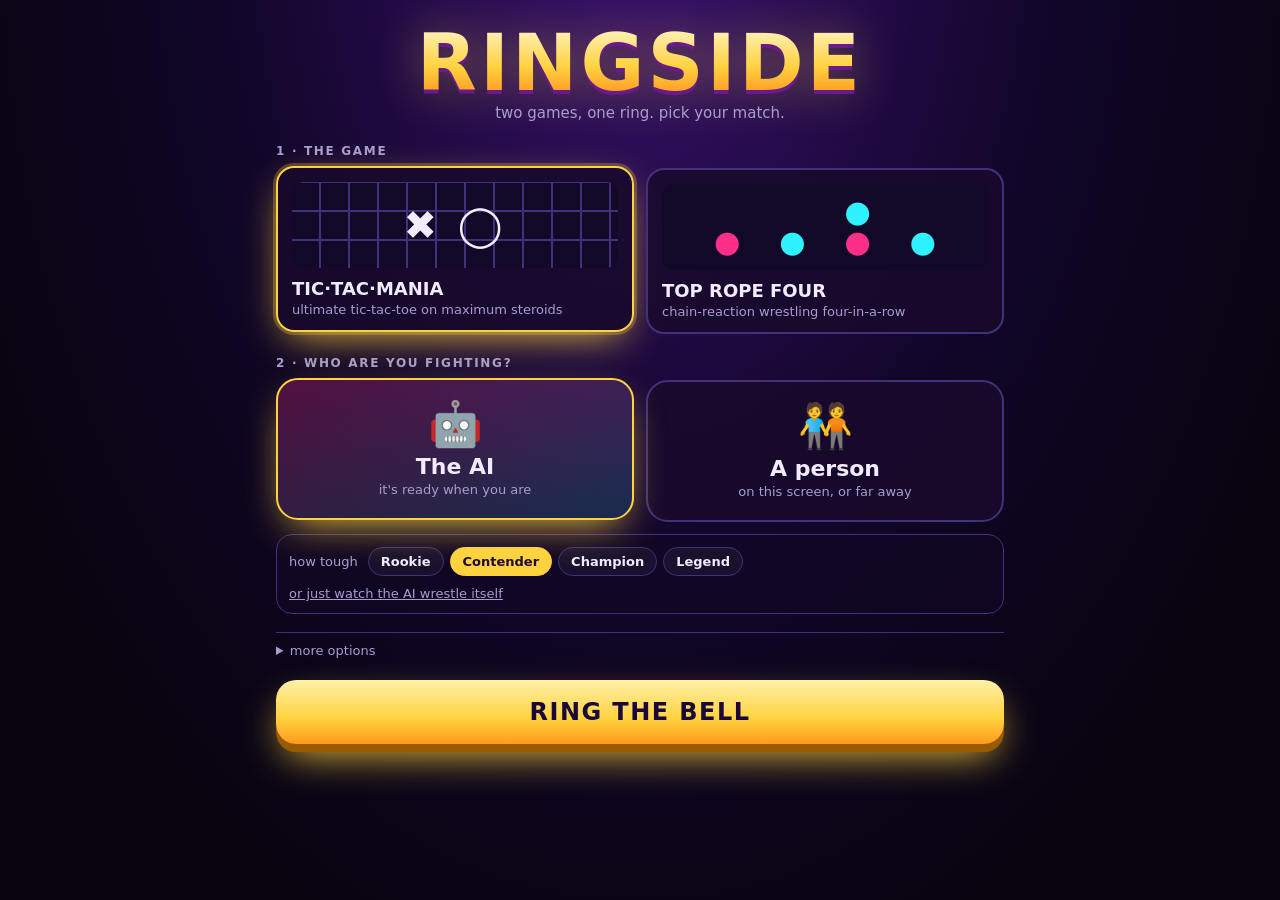
<file: apps/ringside/index.html>
<!doctype html>
<html lang="en">
<head>
<meta charset="utf-8">
<meta name="viewport" content="width=device-width, initial-scale=1, viewport-fit=cover">
<title>RINGSIDE</title>
<meta name="description" content="Tic·Tac·Mania and Top Rope Four: play the AI, a friend on the couch, or send a link and play someone far away.">
<link rel="icon" href="data:image/svg+xml,<svg xmlns='http://www.w3.org/2000/svg' viewBox='0 0 100 100'><text y='.9em' font-size='90'>🤼</text></svg>">
<style>
  :root { --bg: #07040f; --panel: rgba(24, 10, 44, .86); --line: #44307a; --text: #f1ecff; --dim: #a79cd0; --gold: #ffd23f; --pink: #ff2e88; --cyan: #2ef2ff; }
  * { box-sizing: border-box; }
  html, body { margin: 0; min-height: 100%; background: radial-gradient(ellipse at 50% -10%, #3a1170 0%, #12062a 45%, var(--bg) 80%) fixed; color: var(--text); font-family: ui-rounded, "SF Pro Rounded", system-ui, -apple-system, sans-serif; }
  button { font: inherit; color: inherit; cursor: pointer; }
  main { max-width: 760px; margin: 0 auto; padding: max(18px, env(safe-area-inset-top)) 16px 40px; }
  h1 { margin: 6px 0 2px; text-align: center; font-size: clamp(42px, 11vw, 78px); letter-spacing: .04em; font-weight: 900; line-height: 1;
    background: linear-gradient(180deg, #fff6c8, var(--gold) 55%, #ff8a1e); -webkit-background-clip: text; background-clip: text; color: transparent; filter: drop-shadow(0 4px 0 #6a1a8a) drop-shadow(0 0 24px rgba(255, 210, 63, .35)); }
  .tag { text-align: center; color: var(--dim); margin: 0 0 22px; font-size: 15px; }
  .step { margin: 22px 0 10px; font-size: 12px; font-weight: 800; letter-spacing: .14em; color: var(--dim); text-transform: uppercase; }
  .games { display: grid; grid-template-columns: 1fr 1fr; gap: 12px; }
  .game { position: relative; text-align: left; border: 2px solid var(--line); background: var(--panel); border-radius: 18px; padding: 14px 14px 12px; transition: transform .12s, border-color .12s, box-shadow .12s; }
  .game .art { height: 86px; border-radius: 12px; margin-bottom: 10px; display: grid; place-items: center; font-size: 40px; letter-spacing: 4px; }
  .game b { display: block; font-size: 18px; font-weight: 900; }
  .game small { color: var(--dim); font-size: 13px; }
  .game.on { border-color: var(--gold); box-shadow: 0 0 0 3px rgba(255, 210, 63, .25), 0 12px 40px -12px var(--gold); transform: translateY(-2px); }
  .art.ttt { background: repeating-linear-gradient(0deg, transparent 0 27px, #44307a 27px 29px), repeating-linear-gradient(90deg, transparent 0 27px, #44307a 27px 29px), #120828; }
  .art.trf { background: radial-gradient(circle at 20% 70%, var(--pink) 0 11px, transparent 12px), radial-gradient(circle at 40% 70%, var(--cyan) 0 11px, transparent 12px), radial-gradient(circle at 60% 70%, var(--pink) 0 11px, transparent 12px), radial-gradient(circle at 60% 35%, var(--cyan) 0 11px, transparent 12px), radial-gradient(circle at 80% 70%, var(--cyan) 0 11px, transparent 12px), #120828; }
  .who { display: grid; grid-template-columns: 1fr 1fr; gap: 12px; }
  .big { border: 2px solid var(--line); background: var(--panel); border-radius: 22px; padding: 20px 14px; text-align: center; transition: transform .12s, border-color .12s, box-shadow .12s; }
  .big .ic { font-size: 44px; display: block; line-height: 1.1; }
  .big b { display: block; font-size: 22px; font-weight: 900; margin-top: 6px; }
  .big small { color: var(--dim); font-size: 13px; }
  .big.on { border-color: var(--gold); background: linear-gradient(160deg, rgba(255, 46, 136, .28), rgba(46, 242, 255, .16)); box-shadow: 0 14px 40px -14px var(--gold); transform: translateY(-2px); }
  .sub { margin-top: 12px; background: rgba(18, 8, 36, .7); border: 1px solid var(--line); border-radius: 16px; padding: 12px; display: grid; gap: 10px; }
  .row { display: flex; flex-wrap: wrap; gap: 6px; align-items: center; }
  .row .lbl { color: var(--dim); font-size: 13px; margin-right: 4px; }
  .chip { border: 1px solid var(--line); background: rgba(255, 255, 255, .04); border-radius: 999px; padding: 6px 12px; font-size: 13px; font-weight: 700; }
  .chip.on { background: var(--gold); color: #1a0838; border-color: var(--gold); }
  .linky { background: none; border: 0; color: var(--dim); text-decoration: underline; font-size: 13px; padding: 0; }
  .invite { border: 2px dashed var(--cyan); background: rgba(46, 242, 255, .06); border-radius: 14px; padding: 12px 14px; font-weight: 800; text-align: left; display: flex; gap: 10px; align-items: center; }
  .invite .ic { font-size: 26px; }
  .invite small { display: block; font-weight: 500; color: var(--dim); }
  .invite.on { border-style: solid; background: rgba(46, 242, 255, .14); }
  .linkbox { display: flex; gap: 6px; }
  .linkbox input { flex: 1; min-width: 0; background: #0d0620; border: 1px solid var(--line); border-radius: 10px; color: var(--text); padding: 8px 10px; font: 13px ui-monospace, Menlo, monospace; }
  .linkbox button { border: 0; border-radius: 10px; background: var(--cyan); color: #04121a; font-weight: 800; padding: 0 12px; }
  .note { font-size: 12px; color: var(--dim); }
  details { margin-top: 18px; border-top: 1px solid var(--line); padding-top: 10px; }
  summary { color: var(--dim); font-size: 13px; cursor: pointer; }
  details .row { margin-top: 10px; }
  .go { display: block; width: 100%; margin-top: 22px; border: 0; border-radius: 20px; padding: 18px; font-size: 24px; font-weight: 900; letter-spacing: .06em; color: #1a0838;
    background: linear-gradient(180deg, #fff1a8, var(--gold) 60%, #ff9a1e); box-shadow: 0 8px 0 #9a5a00, 0 18px 40px -10px var(--gold); transition: transform .08s, box-shadow .08s; }
  .go:active { transform: translateY(5px); box-shadow: 0 3px 0 #9a5a00; }
  .challenge { text-align: center; background: var(--panel); border: 2px solid var(--gold); border-radius: 22px; padding: 26px 18px; margin-top: 12px; }
  .challenge .ic { font-size: 54px; }
  .challenge h2 { margin: 8px 0 4px; font-size: 26px; }
  [hidden] { display: none !important; }
  @media (max-width: 520px) { .games { grid-template-columns: 1fr 1fr; } .big b { font-size: 18px; } .big .ic { font-size: 36px; } .game .art { height: 64px; } }
</style>
</head>
<body>
<main>
  <h1>RINGSIDE</h1>
  <p class="tag">two games, one ring. pick your match.</p>

  <!-- someone sent you a link -->
  <section id="challenge" hidden>
    <div class="challenge">
      <div class="ic">📨</div>
      <h2>You've been challenged!</h2>
      <p class="note" id="challengeWhat"></p>
      <button class="go" id="join">STEP INTO THE RING</button>
      <p class="note">you'll play from here against the person who sent the link</p>
    </div>
    <p style="text-align:center"><button class="linky" id="decline">no thanks, take me to the menu</button></p>
  </section>

  <section id="menu">
    <div class="step">1 · the game</div>
    <div class="games">
      <button class="game" data-g="ttt"><div class="art ttt">✖ ◯</div><b>TIC·TAC·MANIA</b><small>ultimate tic-tac-toe on maximum steroids</small></button>
      <button class="game" data-g="trf"><div class="art trf"></div><b>TOP ROPE FOUR</b><small>chain-reaction wrestling four-in-a-row</small></button>
    </div>

    <div class="step">2 · who are you fighting?</div>
    <div class="who">
      <button class="big" data-who="ai"><span class="ic">🤖</span><b>The AI</b><small>it's ready when you are</small></button>
      <button class="big" data-who="person"><span class="ic">🧑‍🤝‍🧑</span><b>A person</b><small>on this screen, or far away</small></button>
    </div>

    <div class="sub" id="aiSub">
      <div class="row"><span class="lbl">how tough</span>
        <button class="chip" data-level="easy">Rookie</button><button class="chip" data-level="medium">Contender</button><button class="chip" data-level="hard">Champion</button><button class="chip" data-level="insane">Legend</button>
      </div>
      <div class="row"><button class="linky" id="aivai">or just watch the AI wrestle itself</button><span class="note" id="aivaiNote" hidden>👀 AI vs AI is on · <button class="linky" id="aivaiOff">I want to play</button></span></div>
    </div>

    <div class="sub" id="personSub" hidden>
      <div class="row"><span class="chip on" id="hereChip">🛋️ right here, taking turns on this screen</span></div>
      <button class="invite" id="invite"><span class="ic">📨</span><span>Invite someone far away<small>get a link to send; they open it and you play live</small></span></button>
      <div id="inviteBox" hidden>
        <div class="linkbox"><input id="link" readonly><button id="copy">copy</button><button id="share" hidden>share</button></div>
        <p class="note" id="inviteNote">send this link, then ring the bell. the match starts the moment they open it.</p>
        <button class="linky" id="cancelInvite">never mind, we're on the same screen</button>
      </div>
    </div>

    <details>
      <summary>more options</summary>
      <div class="row"><span class="lbl">chaos</span><button class="chip" data-juice="pure">Natural</button><button class="chip" data-juice="juiced">Juiced</button><button class="chip" data-juice="max">MAXIMUM</button></div>
      <div class="row"><span class="lbl">you go</span><button class="chip" data-side="1">first</button><button class="chip" data-side="2">second</button></div>
      <div class="row"><span class="lbl">clock</span><button class="chip" data-clock="0">off</button><button class="chip" data-clock="60">1 min</button><button class="chip" data-clock="180">3 min</button><button class="chip" data-clock="300">5 min</button></div>
    </details>

    <button class="go" id="go">RING THE BELL</button>
  </section>
</main>
<script src="net.js"></script>
<script>
const $ = id => document.getElementById(id);
const GAMES = { ttt: { file: 'tic-tac-mania.html', name: 'TIC·TAC·MANIA' }, trf: { file: 'top-rope-four.html', name: 'TOP ROPE FOUR' } };
const store = { get(k) { try { return JSON.parse(localStorage.getItem(k)); } catch { return null; } }, set(k, v) { try { localStorage.setItem(k, JSON.stringify(v)); } catch { } } };
const P = new URLSearchParams(location.search);
// defaults: play the AI; a person means on this screen unless you send an invite
const S = Object.assign({ g: 'ttt', who: 'ai', aivai: false, level: 'medium', juice: 'max', side: '1', clock: '0', room: null }, store.get('ringside') || {});
S.room = null; S.aivai = false;
if (P.get('g') && GAMES[P.get('g')]) S.g = P.get('g');

function render() {
  document.querySelectorAll('[data-g]').forEach(b => b.classList.toggle('on', b.dataset.g === S.g));
  document.querySelectorAll('[data-who]').forEach(b => b.classList.toggle('on', b.dataset.who === S.who));
  for (const k of ['level', 'juice', 'side', 'clock']) document.querySelectorAll(`[data-${k}]`).forEach(b => b.classList.toggle('on', b.dataset[k] === S[k]));
  $('aiSub').hidden = S.who !== 'ai'; $('personSub').hidden = S.who !== 'person';
  $('aivai').hidden = S.aivai; $('aivaiNote').hidden = !S.aivai;
  $('invite').classList.toggle('on', !!S.room); $('inviteBox').hidden = !S.room; $('hereChip').classList.toggle('on', !S.room);
  if (S.room) $('link').value = RingNet.inviteLink(S.room, S.g);
  $('go').textContent = S.room ? 'RING THE BELL · WAIT FOR THEM' : 'RING THE BELL';
  store.set('ringside', { g: S.g, who: S.who, level: S.level, juice: S.juice, side: S.side, clock: S.clock });
}
document.querySelectorAll('[data-g]').forEach(b => b.onclick = () => { S.g = b.dataset.g; render(); });
document.querySelectorAll('[data-who]').forEach(b => b.onclick = () => { S.who = b.dataset.who; if (S.who === 'ai') S.room = null; render(); });
for (const k of ['level', 'juice', 'side', 'clock']) document.querySelectorAll(`[data-${k}]`).forEach(b => b.onclick = () => { S[k] = b.dataset[k]; render(); });
$('aivai').onclick = () => { S.aivai = true; render(); };
$('aivaiOff').onclick = () => { S.aivai = false; render(); };
$('invite').onclick = async () => {
  if (!S.room) S.room = Array.from(crypto.getRandomValues(new Uint8Array(6)), b => 'abcdefghjkmnpqrstuvwxyz23456789'[b % 31]).join('');
  render();
  try { await navigator.clipboard.writeText($('link').value); $('copy').textContent = 'copied ✓'; } catch { /* the box is there to copy by hand */ }
};
$('copy').onclick = async () => { try { await navigator.clipboard.writeText($('link').value); $('copy').textContent = 'copied ✓'; } catch { $('link').select(); } };
if (navigator.share) { $('share').hidden = false; $('share').onclick = () => navigator.share({ title: 'RINGSIDE', text: `Wrestle me in ${GAMES[S.g].name}!`, url: $('link').value }).catch(() => { }); }
$('cancelInvite').onclick = () => { S.room = null; render(); };

function launch(params) { location.href = GAMES[S.g].file + '?' + new URLSearchParams(params).toString(); }
$('go').onclick = () => {
  const base = { juice: S.juice, side: S.side, clock: S.clock, level: S.level };
  if (S.who === 'ai') launch({ ...base, mode: S.aivai ? 'aivai' : 'pvai' });
  else if (S.room) launch({ ...base, mode: 'online', role: 'host', room: S.room, g: S.g });
  else launch({ ...base, mode: 'pvp' });
};

// arriving from an invite link
if (P.get('join')) {
  const g = GAMES[P.get('g')] ? P.get('g') : 'ttt';
  S.g = g;
  $('menu').hidden = true; $('challenge').hidden = false;
  $('challengeWhat').textContent = `a match of ${GAMES[g].name} is waiting for you`;
  $('join').onclick = () => launch({ mode: 'online', role: 'guest', room: P.get('join'), g });
  $('decline').onclick = () => { history.replaceState(null, '', location.pathname); $('challenge').hidden = true; $('menu').hidden = false; render(); };
}
render();
</script>
</body>
</html>
</file>
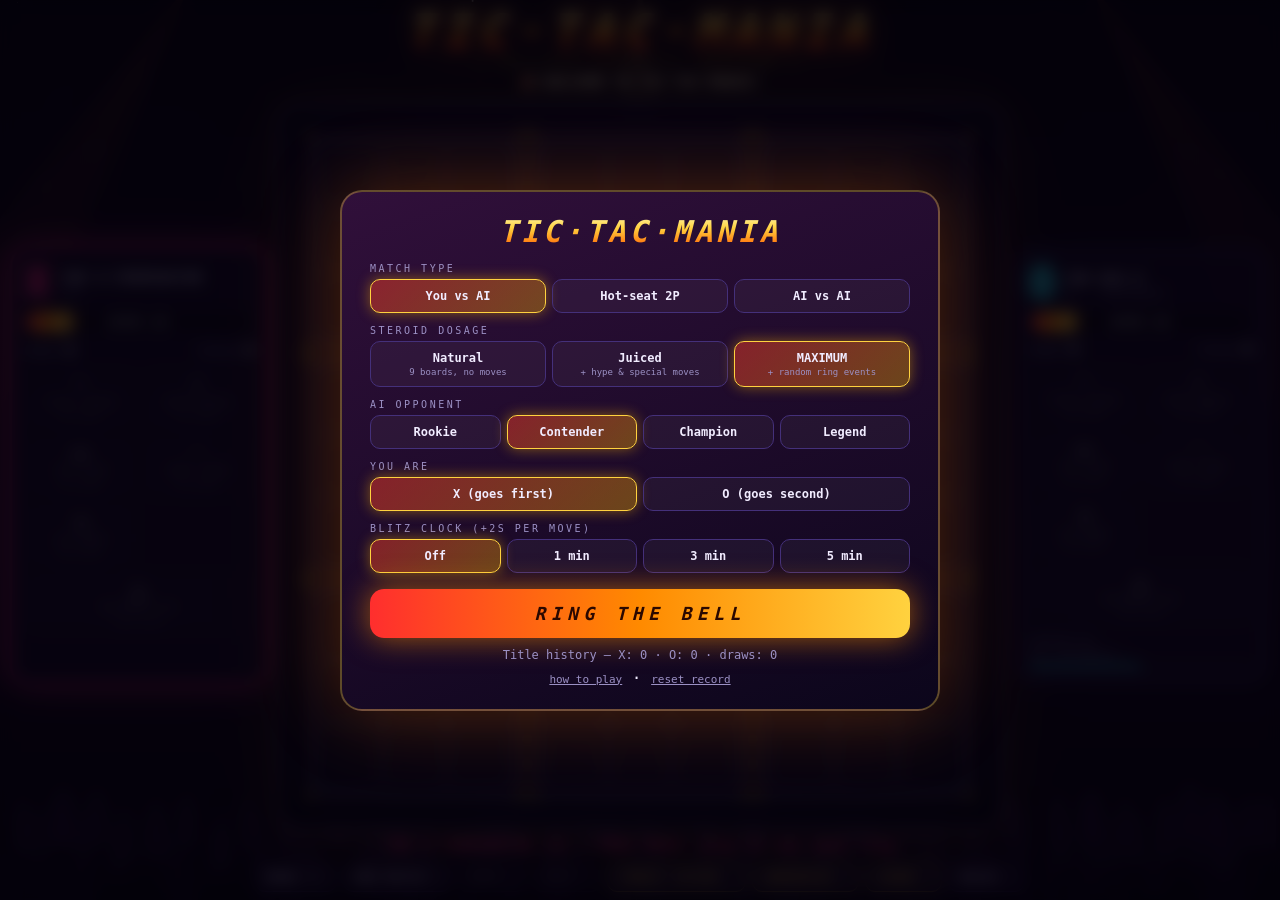
<file: apps/tic-tac-mania/index.html>
<!DOCTYPE html>
<html lang="en">
<head>
<meta charset="UTF-8">
<meta name="viewport" content="width=device-width, initial-scale=1.0">
<title>TIC·TAC·MANIA — Maximum Steroids Edition</title>
<style>
  :root { --x: #ff2e88; --o: #2ef2ff; --bg: #07040f; --panel: rgba(22, 10, 40, 0.8); --line: #44307a; --text: #f1ecff; --dim: #9b90c4; --gold: #ffd23f; }
  * { box-sizing: border-box; margin: 0; padding: 0; }
  html, body { height: 100%; background: var(--bg); color: var(--text); overflow: hidden; font-family: "SF Mono", ui-monospace, Menlo, Consolas, monospace; user-select: none; -webkit-user-select: none; }
  #bgc { position: fixed; inset: 0; z-index: 0; }
  #fx { position: fixed; inset: 0; z-index: 50; pointer-events: none; }
  #app { position: relative; z-index: 1; height: 100%; display: flex; flex-direction: column; align-items: center; padding: 8px; gap: 6px; }
  header { text-align: center; line-height: 1; }
  h1 { font-size: clamp(26px, 4vw, 46px); letter-spacing: .18em; font-weight: 900; font-style: italic; display: inline-block; position: relative;
       background: linear-gradient(180deg, #fff6b0 0%, #ffd23f 35%, #ff7a00 65%, #ff2e2e 100%); -webkit-background-clip: text; background-clip: text; color: transparent;
       filter: drop-shadow(0 0 2px #000) drop-shadow(0 3px 0 #6a0018) drop-shadow(0 0 18px rgba(255, 120, 0, .6)); animation: titlePump 1.6s ease-in-out infinite; }
  @keyframes titlePump { 50% { transform: scale(1.04) skewX(-4deg); } }
  .sub { font-size: 10px; letter-spacing: .55em; color: var(--gold); text-transform: uppercase; margin-top: 4px; opacity: .85; }
  #ticker { min-height: 20px; font-size: 13px; font-weight: 800; letter-spacing: .06em; color: #fff; text-align: center; max-width: 96vw; text-shadow: 0 0 10px rgba(255, 200, 60, .8); }
  #ticker.flash { animation: tick .6s ease-out; }
  @keyframes tick { from { transform: scale(1.35); color: var(--gold); } }

  main { display: flex; align-items: center; justify-content: center; gap: 16px; flex: 1; min-height: 0; width: 100%; }
  #boardWrap { position: relative; will-change: transform; }
  #board { display: block; border-radius: 20px; cursor: pointer; background: radial-gradient(circle at 50% 40%, rgba(40, 18, 70, .9), rgba(8, 4, 20, .92));
           box-shadow: 0 0 0 3px #2a1a50, 0 0 0 6px #ffd23f22, 0 0 70px rgba(255, 140, 0, .18), inset 0 0 50px rgba(0,0,0,.7); }
  #board.targeting { cursor: crosshair; }

  .pcard { width: 250px; background: var(--panel); border: 2px solid var(--line); border-radius: 18px; padding: 12px; display: flex; flex-direction: column; gap: 8px;
           backdrop-filter: blur(6px); transition: box-shadow .3s, border-color .3s, transform .3s; }
  .pcard.active { transform: scale(1.03); }
  #p1.active { border-color: var(--x); box-shadow: 0 0 34px rgba(255, 46, 136, .55); }
  #p2.active { border-color: var(--o); box-shadow: 0 0 34px rgba(46, 242, 255, .55); }
  .pname { display: flex; align-items: center; gap: 10px; }
  .sym { font-size: 40px; font-weight: 900; line-height: 1; }
  #p1 .sym { color: var(--x); text-shadow: 0 0 16px var(--x); } #p2 .sym { color: var(--o); text-shadow: 0 0 16px var(--o); }
  .nm { font-size: 13px; font-weight: 900; letter-spacing: .06em; font-style: italic; }
  .who small { display: block; font-size: 9px; color: var(--dim); letter-spacing: .2em; margin-top: 2px; }
  .timer { font-size: 26px; font-weight: 800; text-align: center; padding: 2px; border-radius: 10px; background: rgba(0,0,0,.35); }
  .timer.low { color: #ff4d4d; animation: blink .5s infinite alternate; } .timer.hidden { display: none; }
  @keyframes blink { to { opacity: .45 } }
  .hype { position: relative; height: 22px; border-radius: 11px; background: rgba(0,0,0,.45); overflow: hidden; border: 1px solid rgba(255,255,255,.12); }
  .hype i { position: absolute; inset: 0 auto 0 0; width: 20%; transition: width .45s cubic-bezier(.3,1.5,.5,1);
            background: linear-gradient(90deg, #ff2e2e, #ff8a00, #ffd23f); box-shadow: 0 0 14px #ff8a00; }
  .hype.full i { background: linear-gradient(90deg, #ffd23f, #fff, #ffd23f); background-size: 200% 100%; animation: shimmer 0.8s linear infinite; }
  .hype span { position: relative; display: block; text-align: center; font-size: 11px; font-weight: 900; line-height: 22px; letter-spacing: .15em; text-shadow: 0 1px 2px #000; }
  .hype.hidden { display: none; }
  .stats { display: flex; justify-content: space-between; font-size: 11px; color: var(--dim); } .stats b { color: var(--text); font-size: 14px; }
  .moves { display: grid; grid-template-columns: 1fr 1fr; gap: 5px; } .moves.hidden { display: none; }
  .mv { font: inherit; font-size: 10px; font-weight: 800; letter-spacing: .04em; color: var(--text); background: rgba(255,255,255,.05); border: 1px solid var(--line);
        border-radius: 9px; padding: 6px 4px; cursor: pointer; transition: all .12s; text-align: center; line-height: 1.25; }
  .mv .ic { font-size: 18px; display: block; } .mv .c { color: var(--gold); font-size: 9px; }
  .mv:hover:not(:disabled) { background: rgba(255,210,63,.18); transform: translateY(-2px); border-color: var(--gold); }
  .mv:disabled { opacity: .28; cursor: not-allowed; filter: grayscale(1); }
  .mv.armed { background: var(--gold); color: #1a1000; border-color: var(--gold); box-shadow: 0 0 18px var(--gold); } .mv.armed .c { color: #1a1000; }
  .mv.flexmv { grid-column: span 2; }
  .mv.flexmv:not(:disabled) { animation: flexGlow .7s infinite alternate; border-color: var(--gold); }
  @keyframes flexGlow { to { box-shadow: 0 0 22px #ffd23f, inset 0 0 12px #ff8a00; } }
  .think { font-size: 10px; color: var(--dim); min-height: 26px; line-height: 1.4; }
  .confbar { height: 3px; border-radius: 2px; background: rgba(255,255,255,.1); overflow: hidden; margin-top: 3px; }
  .confbar i { display: block; height: 100%; width: 50%; transition: width .4s; } #p1 .confbar i { background: var(--x); } #p2 .confbar i { background: var(--o); }

  #status { font-size: 14px; letter-spacing: .06em; text-align: center; min-height: 20px; font-weight: 800; }
  #controls { display: flex; flex-wrap: wrap; gap: 6px; justify-content: center; }
  .btn { font: inherit; font-size: 11px; font-weight: 800; letter-spacing: .1em; text-transform: uppercase; color: var(--text); background: var(--panel); border: 1px solid var(--line); border-radius: 10px; padding: 7px 11px; cursor: pointer; }
  .btn:hover:not(:disabled) { border-color: var(--gold); box-shadow: 0 0 14px rgba(255,210,63,.4); } .btn:disabled { opacity: .35; cursor: not-allowed; }
  .btn.on { border-color: var(--gold); color: var(--gold); } .btn .k { opacity: .5; font-size: 9px; }

  #eventBanner { position: fixed; left: 0; right: 0; top: 38%; z-index: 55; pointer-events: none; text-align: center; opacity: 0; }
  #eventBanner.go { animation: sweep 2.6s cubic-bezier(.2,.9,.2,1) forwards; }
  #eventBanner .strip { display: inline-block; padding: 14px 60px; background: linear-gradient(90deg, transparent, rgba(255, 30, 60, .92) 15%, rgba(255, 120, 0, .92) 85%, transparent); transform: skewX(-12deg); }
  #eventBanner .t { font-size: clamp(28px, 6vw, 64px); font-weight: 900; font-style: italic; letter-spacing: .08em; color: #fff; text-shadow: 0 4px 0 #6a0018, 0 0 30px #ffd23f; }
  #eventBanner .d { font-size: 14px; font-weight: 800; color: #fff7d0; letter-spacing: .12em; }
  @keyframes sweep { 0% { opacity: 0; transform: translateX(-60%) scale(1.4); } 14% { opacity: 1; transform: translateX(0) scale(1); } 80% { opacity: 1; transform: translateX(3%); } 100% { opacity: 0; transform: translateX(60%) scale(.9); } }

  .overlay { position: fixed; inset: 0; z-index: 60; display: flex; align-items: center; justify-content: center; background: rgba(4, 2, 10, .8); backdrop-filter: blur(8px); }
  .overlay.hidden { display: none; }
  .box { background: linear-gradient(160deg, rgba(50, 16, 60, .97), rgba(12, 6, 28, .97)); border: 2px solid #ffd23f55; border-radius: 22px; padding: 22px 28px;
         width: min(600px, 94vw); max-height: 94vh; overflow-y: auto; box-shadow: 0 0 80px rgba(255, 120, 0, .3); }
  .box h2 { font-size: 30px; font-style: italic; letter-spacing: .12em; text-align: center; margin-bottom: 14px; font-weight: 900;
            background: linear-gradient(180deg, #fff6b0, #ffd23f 40%, #ff5a00); -webkit-background-clip: text; background-clip: text; color: transparent; }
  .row { margin-bottom: 12px; } .row label { display: block; font-size: 10px; letter-spacing: .25em; color: var(--dim); margin-bottom: 5px; text-transform: uppercase; }
  .seg { display: flex; gap: 6px; flex-wrap: wrap; }
  .seg button { flex: 1; font: inherit; font-size: 12px; font-weight: 800; padding: 9px 6px; border-radius: 10px; cursor: pointer; background: rgba(255,255,255,.04); color: var(--text); border: 1px solid var(--line); min-width: 70px; }
  .seg button small { display: block; font-size: 9px; color: var(--dim); font-weight: 400; margin-top: 2px; }
  .seg button.sel { background: linear-gradient(135deg, rgba(255,60,40,.45), rgba(255,180,0,.35)); border-color: var(--gold); box-shadow: 0 0 14px rgba(255,180,0,.45); }
  .row.disabled { opacity: .3; pointer-events: none; }
  .go { width: 100%; font: inherit; font-size: 18px; font-weight: 900; font-style: italic; letter-spacing: .3em; padding: 14px; border-radius: 14px; border: none; cursor: pointer; color: #2a0800; margin-top: 4px;
        background: linear-gradient(90deg, #ff2e2e, #ff8a00, #ffd23f, #ff8a00, #ff2e2e); background-size: 200% 100%; animation: shimmer 2.5s linear infinite; box-shadow: 0 0 30px rgba(255,140,0,.6); }
  .go:hover { filter: brightness(1.15); }
  .go.alt { background: rgba(255,255,255,.08); color: var(--text); animation: none; box-shadow: none; font-size: 13px; padding: 10px; border: 1px solid var(--line); font-style: normal; }
  @keyframes shimmer { to { background-position: 200% 0 } }
  .help { font-size: 13px; line-height: 1.55; color: #ddd3f5; }
  .help h3 { color: var(--gold); font-size: 13px; letter-spacing: .15em; margin: 12px 0 4px; }
  .help kbd { background: rgba(255,255,255,.1); border-radius: 4px; padding: 1px 5px; font-size: 11px; }
  .help table { border-collapse: collapse; width: 100%; font-size: 12px; } .help td { padding: 3px 6px; border-bottom: 1px solid rgba(255,255,255,.07); vertical-align: top; }
  .scoreline { text-align: center; font-size: 12px; color: var(--dim); margin-top: 10px; }
  .linky { background: none; border: none; color: var(--dim); font: inherit; font-size: 11px; text-decoration: underline; cursor: pointer; }
  #banner .box { text-align: center; animation: pop .5s cubic-bezier(.2, 1.6, .4, 1); }
  #bannerBelt { font-size: 70px; animation: titlePump 1s infinite; }
  #bannerTitle { font-size: clamp(30px, 6vw, 56px); font-weight: 900; font-style: italic; letter-spacing: .08em; margin-bottom: 6px; }
  #bannerSub { color: var(--dim); margin-bottom: 16px; font-size: 13px; }
  @keyframes pop { from { transform: scale(.5); opacity: 0 } }

  @media (max-width: 999px) {
    main { flex-direction: column; gap: 6px; }
    .pcard { width: min(600px, 98vw); flex-direction: row; flex-wrap: wrap; align-items: center; padding: 6px 8px; gap: 6px; }
    .pcard.active { transform: none; }
    .pname { flex: 1; } .sym { font-size: 26px; } .timer { font-size: 16px; padding: 2px 8px; }
    .hype { width: 100%; height: 16px; } .hype span { line-height: 16px; font-size: 9px; }
    .moves { grid-template-columns: repeat(6, 1fr); width: 100%; } .mv.flexmv { grid-column: auto; } .mv { font-size: 8px; padding: 3px 2px; } .mv .ic { font-size: 14px; }
    .stats, .think { display: none; }
  }
</style>
</head>
<body>
<canvas id="bgc"></canvas>
<div id="app">
  <header>
    <h1>TIC·TAC·MANIA</h1>
    <div class="sub">★ maximum steroids edition ★</div>
  </header>
  <div id="ticker"></div>
  <main>
    <aside class="pcard" id="p1"></aside>
    <div id="boardWrap"><canvas id="board"></canvas></div>
    <aside class="pcard" id="p2"></aside>
  </main>
  <div id="status"></div>
  <nav id="controls">
    <button class="btn" id="bMenu">Menu <span class="k">esc</span></button>
    <button class="btn" id="bNew">New Match <span class="k">N</span></button>
    <button class="btn" id="bUndo">Undo <span class="k">U</span></button>
    <button class="btn" id="bHint">Hint <span class="k">H</span></button>
    <button class="btn" id="bThreat">Threat Vision <span class="k">T</span></button>
    <button class="btn" id="bVoice">Announcer <span class="k">V</span></button>
    <button class="btn" id="bSound">Sound <span class="k">M</span></button>
    <button class="btn" id="bHelp">Rules <span class="k">?</span></button>
  </nav>
</div>
<div id="eventBanner"><div class="strip"><div class="t"></div><div class="d"></div></div></div>
<canvas id="fx"></canvas>

<div id="menu" class="overlay">
  <div class="box">
    <h2>TIC·TAC·MANIA</h2>
    <div class="row"><label>Match type</label>
      <div class="seg" data-key="mode"><button data-v="pvai">You vs AI</button><button data-v="pvp">Hot-seat 2P</button><button data-v="aivai">AI vs AI</button></div></div>
    <div class="row"><label>Steroid dosage</label>
      <div class="seg" data-key="juice">
        <button data-v="pure">Natural<small>9 boards, no moves</small></button>
        <button data-v="juiced">Juiced<small>+ hype &amp; special moves</small></button>
        <button data-v="max">MAXIMUM<small>+ random ring events</small></button>
      </div></div>
    <div class="row" id="rowLevel"><label>AI opponent</label>
      <div class="seg" data-key="level"><button data-v="easy">Rookie</button><button data-v="medium">Contender</button><button data-v="hard">Champion</button><button data-v="insane">Legend</button></div></div>
    <div class="row" id="rowSide"><label>You are</label>
      <div class="seg" data-key="side"><button data-v="1">X (goes first)</button><button data-v="2">O (goes second)</button></div></div>
    <div class="row"><label>Blitz clock (+2s per move)</label>
      <div class="seg" data-key="clock"><button data-v="0">Off</button><button data-v="60">1 min</button><button data-v="180">3 min</button><button data-v="300">5 min</button></div></div>
    <button class="go" id="bStart">RING THE BELL</button>
    <button class="go alt" id="bResume" style="margin-top:8px">Resume match</button>
    <div class="scoreline" id="scoreline"></div>
    <div style="text-align:center;margin-top:6px"><button class="linky" id="bRules2">how to play</button> · <button class="linky" id="bResetScore">reset record</button></div>
  </div>
</div>

<div id="help" class="overlay hidden">
  <div class="box help">
    <h2>THE RULEBOOK</h2>
    <p>The arena has <b>9 rings</b>, and each ring is a tic-tac-toe board. Win a ring's tic-tac-toe to <b>capture</b> it. Capture <b>3 rings in a row</b> to become champion.</p>
    <h3>WHERE YOU PLAY, THEY GO</h3>
    <p>The cell you pick inside a ring sends your opponent to the matching ring. Play the top-right cell and they must play in the top-right ring. If that ring is already decided or caged, they get a <b>free move</b> anywhere.</p>
    <p>If all 9 rings are decided and nobody has 3 in a row, the player who captured the most rings wins.</p>
    <h3>HYPE &amp; SPECIAL MOVES (Juiced &amp; MAXIMUM)</h3>
    <p>You gain hype from moves, big hype from captures, more from combos, and sympathy hype when you get hit. Before placing, spend it on special moves (each one at most once per turn). You can stack as many as you can afford:</p>
    <table>
      <tr><td>🪑 STEEL CHAIR</td><td>30</td><td>Smash one enemy piece in an uncaptured ring.</td></tr>
      <tr><td>🪢 ROPE BREAK</td><td>25</td><td>Ignore where you were sent and play in any open ring.</td></tr>
      <tr><td>🤝 TAG TEAM</td><td>45</td><td>You take two placements this turn.</td></tr>
      <tr><td>😈 HEEL TURN</td><td>55</td><td>Turn an enemy piece into yours. This can capture a ring on the spot.</td></tr>
      <tr><td>💥 ATOMIC LEG DROP</td><td>80</td><td>Wipe an entire ring, captured or not, back to empty.</td></tr>
      <tr><td>💪 MAXIMUM FLEX</td><td>100</td><td>Your next placement captures that ring instantly.</td></tr>
    </table>
    <h3>RING EVENTS (MAXIMUM only)</h3>
    <p>Every few turns the arena goes nuts: 🌋 <b>Earthquake</b> rotates the whole arena 90° · 🧲 <b>Gravity</b> makes pieces fall · ⛓️ <b>Steel Cage</b> locks a ring · 🪑 <b>Chair Shower</b> gives everyone hype · 🎆 <b>Pyro</b> blows up random pieces · 🌑 <b>Blackout</b> hides every piece · 🔁 <b>Switcheroo</b> swaps all pieces in a ring.</p>
    <h3>TOOLS</h3>
    <p><b>Threat Vision</b>: <span style="color:#ff5050">red</span> means that cell sends your opponent somewhere they can capture a ring, <span style="color:#ff2020">pulsing red</span> means they can win the match from there, and <span style="color:#ffaa33">orange</span> hands them a free move. <b>Hint</b> asks the AI for your best placement.</p>
    <h3>KEYS</h3>
    <p><kbd>1</kbd>–<kbd>6</kbd> special moves · <kbd>N</kbd> new · <kbd>U</kbd> undo · <kbd>H</kbd> hint · <kbd>T</kbd> threat vision · <kbd>V</kbd> announcer · <kbd>M</kbd> mute · <kbd>Esc</kbd> cancel / menu</p>
    <button class="go" id="bHelpClose" style="margin-top:14px">LET'S GO</button>
  </div>
</div>

<div id="banner" class="overlay hidden">
  <div class="box">
    <div id="bannerBelt">🏆</div>
    <div id="bannerTitle"></div>
    <div id="bannerSub"></div>
    <button class="go" id="bAgain">REMATCH</button>
    <button class="go alt" id="bBannerMenu" style="margin-top:8px">Menu</button>
    <button class="go alt" id="bBannerView" style="margin-top:8px">Look at the carnage</button>
  </div>
</div>

<!-- ======================= MCTS WORKER ======================= -->
<script type="text/plain" id="workerSrc">
const L = [[0,1,2],[3,4,5],[6,7,8],[0,3,6],[1,4,7],[2,5,8],[0,4,8],[2,4,6]];
function sw(c, b) {
  const o = b * 9;
  for (let i = 0; i < 8; i++) { const l = L[i]; const v = c[o + l[0]]; if (v && v === c[o + l[1]] && v === c[o + l[2]]) return v; }
  for (let i = 0; i < 9; i++) if (!c[o + i]) return 0;
  return 3;
}
function mw(B) {
  for (let i = 0; i < 8; i++) { const l = L[i]; const v = B[l[0]]; if ((v === 1 || v === 2) && v === B[l[1]] && v === B[l[2]]) return v; }
  let a = 0, b = 0;
  for (let i = 0; i < 9; i++) { if (!B[i]) return 0; if (B[i] === 1) a++; else if (B[i] === 2) b++; }
  return a > b ? 1 : b > a ? 2 : 3;
}
function gen(c, B, n, out) {
  let k = 0;
  if (n >= 0 && !B[n]) { for (let i = 0; i < 9; i++) if (!c[n * 9 + i]) out[k++] = n * 9 + i; }
  else { for (let b = 0; b < 9; b++) { if (B[b]) continue; for (let i = 0; i < 9; i++) if (!c[b * 9 + i]) out[k++] = b * 9 + i; } }
  return k;
}
function Node(p, m, pl) { this.p = p; this.m = m; this.pl = pl; this.ch = []; this.un = null; this.w = 0; this.v = 0; this.t = 0; }
onmessage = (e) => {
  const { cells, boards, next, turn, ms, id } = e.data;
  const rc = Int8Array.from(cells), rB = Int8Array.from(boards);
  const c = new Int8Array(81), B = new Int8Array(9), buf = new Int16Array(81);
  let nx = next, pl = turn;
  function play(m) { const b = (m / 9) | 0; c[m] = pl; B[b] = sw(c, b); const ci = m % 9; nx = B[ci] ? -1 : ci; pl = 3 - pl; }
  const n0 = gen(rc, rB, next, buf);
  const rootMoves = Array.from(buf.subarray(0, n0));
  for (const m of rootMoves) {
    c.set(rc); B.set(rB); nx = next; pl = turn; play(m);
    if (mw(B) === turn) { postMessage({ id, move: m, winrate: 1, iters: 0 }); return; }
  }
  const root = new Node(null, -1, 3 - turn);
  root.un = rootMoves.slice();
  const t0 = performance.now(); let it = 0; const C = 1.25;
  while (true) {
    if ((it & 127) === 0 && performance.now() - t0 > ms) break;
    it++;
    c.set(rc); B.set(rB); nx = next; pl = turn;
    let node = root, r = 0;
    while (true) {
      if (node.t) { r = node.t; break; }
      if (node.un === null) { const k = gen(c, B, nx, buf); node.un = Array.from(buf.subarray(0, k)); }
      if (node.un.length > 0) {
        const i = (Math.random() * node.un.length) | 0;
        const m = node.un[i]; node.un[i] = node.un[node.un.length - 1]; node.un.pop();
        const mover = pl; play(m);
        const child = new Node(node, m, mover); node.ch.push(child); node = child;
        r = mw(B); if (r) child.t = r;
        break;
      }
      let best = null, bv = -1; const lnN = Math.log(node.v);
      for (let i = 0; i < node.ch.length; i++) { const ch = node.ch[i]; const u = ch.w / ch.v + C * Math.sqrt(lnN / ch.v); if (u > bv) { bv = u; best = ch; } }
      node = best; play(node.m);
    }
    while (!r) {
      const k = gen(c, B, nx, buf);
      let m = buf[(Math.random() * k) | 0];
      if (Math.random() < 0.5) {
        for (let j = 0; j < k; j++) { const mm = buf[j], b = (mm / 9) | 0; c[mm] = pl; const s = sw(c, b); c[mm] = 0; if (s === pl) { m = mm; break; } }
      }
      play(m); r = mw(B);
    }
    for (let n = node; n; n = n.p) { n.v++; if (r === 3) n.w += 0.5; else if (r === n.pl) n.w += 1; }
  }
  let best = null;
  for (const ch of root.ch) if (!best || ch.v > best.v) best = ch;
  postMessage({ id, move: best ? best.m : rootMoves[0], winrate: best ? best.w / best.v : 0.5, iters: it });
};
</script>

<!-- ======================= ENGINE (pure rules, no DOM) ======================= -->
<script id="engine">
const LINES = [[0,1,2],[3,4,5],[6,7,8],[0,3,6],[1,4,7],[2,5,8],[0,4,8],[2,4,6]];
const RING_NAMES = ['top-left', 'top', 'top-right', 'left', 'center', 'right', 'bottom-left', 'bottom', 'bottom-right'];
const MOVES = {
  chair:   { cost: 30,  icon: '🪑', name: 'STEEL CHAIR' },
  rope:    { cost: 25,  icon: '🪢', name: 'ROPE BREAK' },
  tag:     { cost: 45,  icon: '🤝', name: 'TAG TEAM' },
  heel:    { cost: 55,  icon: '😈', name: 'HEEL TURN' },
  legdrop: { cost: 80,  icon: '💥', name: 'LEG DROP' },
  flex:    { cost: 100, icon: '💪', name: 'MAXIMUM FLEX' },
};
const MOVE_KEYS = ['chair', 'rope', 'tag', 'heel', 'legdrop', 'flex'];
const EVENTS = {
  quake:   { icon: '🌋', name: 'EARTHQUAKE',    desc: 'the whole arena rotates 90°' },
  gravity: { icon: '🧲', name: 'GRAVITY STORM', desc: 'every piece in open rings falls' },
  cage:    { icon: '⛓️', name: 'STEEL CAGE',    desc: 'a ring is locked for 4 moves' },
  chairs:  { icon: '🪑', name: 'CHAIR SHOWER',  desc: 'the crowd throws chairs: +30 hype each' },
  pyro:    { icon: '🎆', name: 'PYRO MISFIRE',  desc: 'random pieces explode' },
  blackout:{ icon: '🌑', name: 'BLACKOUT',      desc: 'all pieces are hidden for 2 moves' },
  switch:  { icon: '🔁', name: 'SWITCHEROO',    desc: 'a ring swaps X and O' },
};
const HYPE_MAX = 100;

function smallStatus(cells, b) {
  const o = b * 9;
  for (const [a, bb, c] of LINES) { const v = cells[o + a]; if (v && v === cells[o + bb] && v === cells[o + c]) return v; }
  for (let i = 0; i < 9; i++) if (!cells[o + i]) return 0;
  return 3;
}
function metaResult(boards) {
  for (const L of LINES) { const v = boards[L[0]]; if ((v === 1 || v === 2) && v === boards[L[1]] && v === boards[L[2]]) return { w: v, line: L }; }
  if (boards.every(x => x)) {
    let a = 0, b = 0; boards.forEach(x => { if (x === 1) a++; else if (x === 2) b++; });
    return { w: a > b ? 1 : b > a ? 2 : 3, line: null, tiebreak: true };
  }
  return { w: 0 };
}
function newState(juice) {
  return { juice, cells: Array(81).fill(0), boards: Array(9).fill(0), next: -1, turn: 1, winner: 0, winLine: null, tiebreak: false, timeout: false,
           last: -1, wild: false, doubleLeft: 0, flex: false, used: [], hype: { 1: 20, 2: 20 }, streak: { 1: 0, 2: 0 },
           moveNo: 0, lock: { b: -1, until: 0 }, blackoutUntil: 0, nextEvent: 8 };
}
const cloneState = s => JSON.parse(JSON.stringify(s));
const addHype = (s, p, n) => { s.hype[p] = Math.max(0, Math.min(HYPE_MAX, s.hype[p] + n)); };
const isLocked = (s, b) => s.lock.b === b && s.moveNo < s.lock.until;
const isFree = s => s.wild || s.next === -1 || isLocked(s, s.next);
const playableBoard = (s, b) => !s.boards[b] && !isLocked(s, b);

function legalMoves(s) {
  if (s.winner) return [];
  const free = isFree(s), out = [];
  for (let b = 0; b < 9; b++) {
    if (!playableBoard(s, b) || (!free && b !== s.next)) continue;
    for (let c = 0; c < 9; c++) if (!s.cells[b * 9 + c]) out.push(b * 9 + c);
  }
  if (!out.length) { // only a caged ring is left: the cage gives way
    for (let b = 0; b < 9; b++) if (!s.boards[b]) for (let c = 0; c < 9; c++) if (!s.cells[b * 9 + c]) out.push(b * 9 + c);
  }
  return out;
}
function setWinnerIfAny(s) {
  if (s.winner) return;
  const m = metaResult(s.boards);
  if (m.w) { s.winner = m.w; s.winLine = m.line; s.tiebreak = !!m.tiebreak; }
}
// Re-check every open ring (after abilities/events). Returns newly captured rings.
function rescan(s) {
  const caps = [];
  for (let b = 0; b < 9; b++) {
    if (s.boards[b]) continue;
    const st = smallStatus(s.cells, b);
    if (st) { s.boards[b] = st; caps.push({ b, st }); if (st !== 3) addHype(s, st, 25); }
  }
  if (s.next >= 0 && s.boards[s.next]) s.next = -1;
  setWinnerIfAny(s);
  return caps;
}
function endTurn(s) { s.turn = 3 - s.turn; s.used = []; s.wild = false; s.flex = false; }

function applyMove(s, idx) {
  const b = (idx / 9) | 0, c = idx % 9, mover = s.turn, opp = 3 - mover;
  s.cells[idx] = mover;
  const prev = s.boards[b];
  let st = smallStatus(s.cells, b), flexed = false;
  if (s.flex && st !== mover) { st = mover; flexed = true; }
  s.flex = false;
  s.boards[b] = st;
  const captured = !prev && st ? st : 0;
  addHype(s, mover, 5);
  if (captured === mover) { s.streak[mover]++; addHype(s, mover, 25 + 10 * (s.streak[mover] - 1)); addHype(s, opp, 8); }
  else if (!captured) s.streak[mover] = 0;
  s.next = s.boards[c] ? -1 : c;
  s.last = idx; s.wild = false; s.moveNo++;
  setWinnerIfAny(s);
  let turnEnded = false;
  if (!s.winner) {
    if (s.doubleLeft > 0) s.doubleLeft--;
    else { endTurn(s); turnEnded = true; }
  }
  return { board: b, captured, mover, flexed, combo: s.streak[mover], turnEnded };
}

// ---- special moves ----
function moveTargets(s, k) {
  const me = s.turn, opp = 3 - me, out = [];
  if (k === 'chair' || k === 'heel') { for (let i = 0; i < 81; i++) if (s.cells[i] === opp && !s.boards[(i / 9) | 0]) out.push(i); }
  else if (k === 'legdrop') {
    for (let b = 0; b < 9; b++) {
      if (s.boards[b] === opp || s.boards[b] === 3) { out.push(b); continue; }
      if (!s.boards[b]) for (let c = 0; c < 9; c++) if (s.cells[b * 9 + c] === opp) { out.push(b); break; }
    }
  }
  return out;
}
function canUse(s, k) {
  if (s.winner || s.juice === 'pure' || s.used.includes(k) || s.hype[s.turn] < MOVES[k].cost) return false;
  if (k === 'rope') return !isFree(s);
  if (k === 'tag') return s.doubleLeft === 0;
  if (k === 'flex') return !s.flex;
  if (k === 'chair' || k === 'heel' || k === 'legdrop') return moveTargets(s, k).length > 0;
  return true;
}
// Returns info for visuals. target = cell index (chair/heel) or ring index (legdrop).
function useMove(s, k, target) {
  const me = s.turn, opp = 3 - me;
  addHype(s, me, -MOVES[k].cost); s.used.push(k);
  const info = { k, me, target, caps: [], cleared: [] };
  if (k === 'rope') s.wild = true;
  else if (k === 'tag') s.doubleLeft = 1;
  else if (k === 'flex') s.flex = true;
  else if (k === 'chair') { s.cells[target] = 0; addHype(s, opp, 15); }
  else if (k === 'heel') { s.cells[target] = me; addHype(s, opp, 10); info.caps = rescan(s); }
  else if (k === 'legdrop') {
    for (let c = 0; c < 9; c++) if (s.cells[target * 9 + c]) { info.cleared.push(target * 9 + c); s.cells[target * 9 + c] = 0; }
    s.boards[target] = 0; addHype(s, opp, 15);
    if (s.last >= 0 && ((s.last / 9) | 0) === target) s.last = -1;
  }
  return info;
}

// ---- ring events ----
const rot = i => (i % 3) * 3 + (2 - ((i / 3) | 0)); // 90° clockwise on a 3x3 grid
function applyEvent(s, type, rnd = Math.random) {
  const info = { type, cells: [], b: -1 };
  const openRings = [...Array(9).keys()].filter(b => !s.boards[b]);
  const pick = arr => arr[(rnd() * arr.length) | 0];
  if (type === 'quake') {
    const nc = Array(81).fill(0), nb = Array(9).fill(0);
    for (let b = 0; b < 9; b++) { nb[rot(b)] = s.boards[b]; for (let c = 0; c < 9; c++) nc[rot(b) * 9 + rot(c)] = s.cells[b * 9 + c]; }
    s.cells = nc; s.boards = nb;
    if (s.next >= 0) s.next = rot(s.next);
    if (s.last >= 0) s.last = rot((s.last / 9) | 0) * 9 + rot(s.last % 9);
    if (s.lock.b >= 0) s.lock.b = rot(s.lock.b);
  } else if (type === 'gravity') {
    for (const b of openRings) for (let col = 0; col < 3; col++) {
      const vals = [6, 3, 0].map(r => s.cells[b * 9 + r + col]).filter(v => v);
      [6, 3, 0].forEach((r, i) => { s.cells[b * 9 + r + col] = vals[i] || 0; });
    }
    s.last = -1; info.caps = rescan(s);
  } else if (type === 'cage') {
    const cand = openRings.filter(b => b !== s.lock.b);
    if (cand.length > 1) { info.b = pick(cand); s.lock = { b: info.b, until: s.moveNo + 4 }; }
  } else if (type === 'chairs') { addHype(s, 1, 30); addHype(s, 2, 30); }
  else if (type === 'pyro') {
    const pieces = []; for (const b of openRings) for (let c = 0; c < 9; c++) if (s.cells[b * 9 + c]) pieces.push(b * 9 + c);
    for (let n = 0; n < 3 && pieces.length; n++) { const i = (rnd() * pieces.length) | 0; info.cells.push(pieces[i]); s.cells[pieces[i]] = 0; pieces.splice(i, 1); }
    if (info.cells.includes(s.last)) s.last = -1;
  } else if (type === 'blackout') { s.blackoutUntil = s.moveNo + 2; }
  else if (type === 'switch') {
    const cand = openRings.filter(b => s.cells.slice(b * 9, b * 9 + 9).filter(v => v).length >= 2);
    if (cand.length) { info.b = pick(cand); for (let c = 0; c < 9; c++) { const v = s.cells[info.b * 9 + c]; if (v) s.cells[info.b * 9 + c] = 3 - v; } info.caps = rescan(s); }
  }
  s.nextEvent = s.moveNo + 6 + ((rnd() * 5) | 0);
  return info;
}
function eventDue(s) { return s.juice === 'max' && !s.winner && s.moveNo >= s.nextEvent; }
function randomEventType(rnd = Math.random) { const k = Object.keys(EVENTS); return k[(rnd() * k.length) | 0]; }

// ---- analysis helpers ----
function cellsFor(s, free) {
  if (!free) return legalMoves(s);
  const out = []; for (let b = 0; b < 9; b++) if (playableBoard(s, b)) for (let c = 0; c < 9; c++) if (!s.cells[b * 9 + c]) out.push(b * 9 + c);
  return out;
}
function winningMoves(s, player, free) {
  const res = { meta: [], capture: [] };
  for (const i of cellsFor(s, free)) {
    const b = (i / 9) | 0;
    s.cells[i] = player; const st = smallStatus(s.cells, b); s.cells[i] = 0;
    if (st === player) { res.capture.push(i); const nb = s.boards.slice(); nb[b] = player; if (metaResult(nb).w === player) res.meta.push(i); }
  }
  return res;
}
function threatMap(s) {
  const map = new Map();
  if (s.winner || s.doubleLeft > 0) return map;
  for (const m of legalMoves(s)) {
    const t = cloneState(s); applyMove(t, m);
    if (t.winner || t.turn === s.turn) { map.set(m, 0); continue; }
    const w = winningMoves(t, t.turn, false);
    map.set(m, w.meta.length ? 3 : w.capture.length ? 2 : isFree(t) ? 1 : 0);
  }
  return map;
}
// Boards as the MCTS worker should see them: a caged ring counts as dead.
function workerBoards(s) {
  const b = s.boards.slice();
  if (s.lock.b >= 0 && isLocked(s, s.lock.b) && b.filter(x => !x).length > 1) b[s.lock.b] = 3;
  return b;
}
if (typeof module !== 'undefined') module.exports = {};
</script>

<!-- ======================= GAME / UI ======================= -->
<script>
(() => {
'use strict';
const $ = id => document.getElementById(id);
const RGB = { 1: [255, 46, 136], 2: [46, 242, 255], 3: [150, 150, 175] };
const rgba = (p, a) => `rgba(${RGB[p][0]},${RGB[p][1]},${RGB[p][2]},${a})`;
const SYM = { 1: 'X', 2: 'O' };
const LEVELS = {
  easy:   { ms: 60,   rand: 0.35, smart: false, label: 'ROOKIE' },
  medium: { ms: 450,  rand: 0,    smart: true,  label: 'CONTENDER' },
  hard:   { ms: 1500, rand: 0,    smart: true,  label: 'CHAMPION' },
  insane: { ms: 4000, rand: 0,    smart: true,  label: 'LEGEND' },
};
const GIMMICKS = {
  1: ['THE X-TERMINATOR', 'MACHO MAN X', 'X-TREME MACHINE', 'RAVAGER X', 'CAPTAIN CROSSBONES', 'THE X FACTOR', 'DOUBLE-CROSS DAN'],
  2: ['THE BIG O', 'THE O-BLITERATOR', 'ZERO MERCY', 'THE DONUT OF DOOM', 'O-VERLORD', 'THE HOLE-Y TERROR', 'RING OF FIRE'],
};
const ease = t => 1 - Math.pow(1 - t, 3);
const easeBack = t => { const c1 = 1.9, c3 = c1 + 1; return 1 + c3 * Math.pow(t - 1, 3) + c1 * Math.pow(t - 1, 2); };
const clamp01 = t => t < 0 ? 0 : t > 1 ? 1 : t;
const pick = a => a[(Math.random() * a.length) | 0];
const sleep = ms => new Promise(r => setTimeout(r, ms));

// ---------------- settings ----------------
const store = { get(k) { try { return localStorage.getItem(k); } catch (e) { return null; } }, set(k, v) { try { localStorage.setItem(k, v); } catch (e) {} } };
const DEFAULTS = { mode: 'pvai', level: 'medium', side: '1', juice: 'max', clock: '0' };
let settings = Object.assign({}, DEFAULTS, JSON.parse(store.get('ttm-settings') || '{}'));
let scores = JSON.parse(store.get('ttm-scores') || '{"1":0,"2":0,"3":0}');
let prefs = Object.assign({ sound: true, threat: true, voice: true }, JSON.parse(store.get('ttm-prefs') || '{}'));
const save = () => { store.set('ttm-settings', JSON.stringify(settings)); store.set('ttm-scores', JSON.stringify(scores)); store.set('ttm-prefs', JSON.stringify(prefs)); };

// ---------------- state ----------------
let state = newState(settings.juice);
let history = [];
let names = { 1: GIMMICKS[1][0], 2: GIMMICKS[2][0] };
let markTime = new Float64Array(81), boardTime = new Float64Array(9), winTime = 0, rotStart = -1e9;
let legalSet = new Set(), threats = new Map();
let hoverIdx = -1, hintIdx = -1, targetMode = null;
let clock = { 1: 0, 2: 0 }, clockOn = false;
let aiToken = 0, aiThinking = 0, aiInfo = { 1: null, 2: null }, aiBusy = false;
let menuOpen = true, gameStarted = false, gameOverShown = false, lastTickSecond = -1;

const isAI = p => settings.mode === 'aivai' || (settings.mode === 'pvai' && String(p) !== settings.side);
const humanTurn = () => !state.winner && !menuOpen && !isAI(state.turn);
const juiced = () => state.juice !== 'pure';
const blackout = () => state.moveNo < state.blackoutUntil && !state.winner;

// ---------------- audio ----------------
const sfx = {
  ctx: null, master: null, crowd: null,
  init() {
    if (this.ctx) { if (this.ctx.state === 'suspended') this.ctx.resume(); return; }
    try {
      this.ctx = new (window.AudioContext || window.webkitAudioContext)();
      this.master = this.ctx.createGain(); this.master.gain.value = prefs.sound ? 0.33 : 0;
      const comp = this.ctx.createDynamicsCompressor(); this.master.connect(comp); comp.connect(this.ctx.destination);
      // looping crowd murmur
      const n = this.ctx.sampleRate * 3, buf = this.ctx.createBuffer(2, n, this.ctx.sampleRate);
      for (let ch = 0; ch < 2; ch++) { const d = buf.getChannelData(ch); let last = 0; for (let i = 0; i < n; i++) { last = (last + 0.04 * (Math.random() * 2 - 1)) / 1.04; d[i] = last * 3.2; } }
      const src = this.ctx.createBufferSource(); src.buffer = buf; src.loop = true;
      const bp = this.ctx.createBiquadFilter(); bp.type = 'bandpass'; bp.frequency.value = 700; bp.Q.value = 0.5;
      this.crowd = this.ctx.createGain(); this.crowd.gain.value = 0.15;
      src.connect(bp); bp.connect(this.crowd); this.crowd.connect(this.master); src.start();
    } catch (e) { this.ctx = null; }
  },
  setOn(on) { if (this.master) this.master.gain.setTargetAtTime(on ? 0.33 : 0, this.ctx.currentTime, 0.05); },
  cheer(amount = 1) {
    if (!this.crowd) return; const t = this.ctx.currentTime, g = this.crowd.gain;
    g.cancelScheduledValues(t); g.setTargetAtTime(0.15 + 1.6 * amount, t, 0.06); g.setTargetAtTime(0.15, t + 0.5 + amount, 0.9);
  },
  tone(f, d, type = 'sine', v = 0.3, f2 = null, delay = 0) {
    if (!this.ctx) return;
    const t = this.ctx.currentTime + delay, o = this.ctx.createOscillator(), g = this.ctx.createGain();
    o.type = type; o.frequency.setValueAtTime(f, t); if (f2) o.frequency.exponentialRampToValueAtTime(f2, t + d);
    g.gain.setValueAtTime(0.0001, t); g.gain.exponentialRampToValueAtTime(v, t + 0.008); g.gain.exponentialRampToValueAtTime(0.0001, t + d);
    o.connect(g); g.connect(this.master); o.start(t); o.stop(t + d + 0.05);
  },
  noise(d, v, f0 = 3000, f1 = 80, delay = 0) {
    if (!this.ctx) return;
    const t = this.ctx.currentTime + delay, n = Math.floor(this.ctx.sampleRate * d), buf = this.ctx.createBuffer(1, n, this.ctx.sampleRate), data = buf.getChannelData(0);
    for (let i = 0; i < n; i++) data[i] = (Math.random() * 2 - 1) * Math.pow(1 - i / n, 2);
    const src = this.ctx.createBufferSource(), flt = this.ctx.createBiquadFilter(), g = this.ctx.createGain();
    src.buffer = buf; flt.type = 'lowpass'; flt.frequency.setValueAtTime(f0, t); flt.frequency.exponentialRampToValueAtTime(f1, t + d);
    g.gain.value = v; src.connect(flt); flt.connect(g); g.connect(this.master); src.start(t);
  },
  bell(times = 3) { for (let i = 0; i < times; i++) { this.tone(1320, 1.1, 'triangle', 0.35, null, i * 0.32); this.tone(3420, 0.6, 'sine', 0.12, null, i * 0.32); this.tone(2210, 0.8, 'sine', 0.1, null, i * 0.32); } },
  place(p) { p === 1 ? this.tone(620, 0.11, 'square', 0.12, 940) : this.tone(360, 0.15, 'triangle', 0.3, 560); this.noise(0.08, 0.3, 900, 60); },
  capture(p, combo) {
    const base = (p === 1 ? 523 : 440) * Math.pow(1.06, Math.min(combo, 6));
    [1, 1.26, 1.5, 2].forEach((m, i) => this.tone(base * m, 0.22, 'sawtooth', 0.12, null, i * 0.06));
    this.tone(base / 2, 0.5, 'sine', 0.4, base / 4); this.noise(0.4, 0.6, 1500, 50); this.cheer(0.6 + combo * 0.15);
  },
  clang() { [523, 1187, 1873, 2633, 3301].forEach(f => this.tone(f, 0.7, 'square', 0.05, f * 0.98)); this.noise(0.25, 0.7, 9000, 1500); this.cheer(0.8); },
  boom() { this.noise(1.1, 1, 3000, 30); this.tone(80, 0.9, 'sine', 0.8, 25); this.cheer(1); },
  power() { this.tone(300, 0.35, 'sawtooth', 0.12, 1600); this.tone(450, 0.35, 'square', 0.06, 2400, 0.05); this.cheer(0.4); },
  flex() { [110, 165, 220, 330].forEach(f => this.tone(f, 1.2, 'sawtooth', 0.09, f * 2)); this.noise(1.2, 0.4, 200, 4000); this.cheer(1.2); },
  heel() { [440, 415, 392, 370].forEach((f, i) => this.tone(f, 0.25, 'sawtooth', 0.1, null, i * 0.12)); this.cheer(0.5); },
  event() { this.tone(200, 0.5, 'sawtooth', 0.15, 900); this.tone(205, 0.5, 'sawtooth', 0.15, 905, 0.25); this.noise(0.6, 0.4, 200, 6000); this.cheer(0.9); },
  quake() { this.noise(1.6, 0.9, 120, 40); this.tone(45, 1.5, 'sine', 0.9, 30); },
  win() { [523, 659, 784, 1046, 784, 1046, 1318].forEach((f, i) => this.tone(f, 0.28, 'square', 0.1, null, i * 0.11)); this.cheer(2); },
  lose() { [440, 392, 349, 262].forEach((f, i) => this.tone(f, 0.35, 'triangle', 0.25, f * 0.97, i * 0.2)); this.cheer(0.4); },
  draw() { this.tone(220, 0.4, 'triangle', 0.2, 160); },
  err() { this.tone(150, 0.14, 'sawtooth', 0.12, 100); },
  tick() { this.tone(1800, 0.03, 'square', 0.08); },
  click() { this.tone(900, 0.03, 'square', 0.05); },
};

// ---------------- announcer ----------------
const announcer = {
  voice: null,
  pickVoice() {
    if (!window.speechSynthesis) return;
    const vs = speechSynthesis.getVoices().filter(v => /^en/i.test(v.lang));
    this.voice = vs.find(v => /Daniel|Fred|Ralph|Alex|Aaron|Arthur|Gordon|Rocko|Grandpa/i.test(v.name)) || vs[0] || null;
  },
  say(text, priority = 1) {
    const tk = $('ticker'); tk.textContent = '📣 ' + text; tk.classList.remove('flash'); void tk.offsetWidth; tk.classList.add('flash');
    if (!prefs.voice || !prefs.sound || !window.speechSynthesis) return;
    if (speechSynthesis.speaking) { if (priority < 2) return; speechSynthesis.cancel(); }
    const u = new SpeechSynthesisUtterance(text.replace(/[^\w\s!?',.-]/g, ''));
    if (!this.voice) this.pickVoice();
    if (this.voice) u.voice = this.voice;
    u.rate = 1.12; u.pitch = 0.6; u.volume = 1;
    speechSynthesis.speak(u);
  },
};
if (window.speechSynthesis) speechSynthesis.onvoiceschanged = () => announcer.pickVoice();
const N = p => names[p];
const LINES_SAY = {
  capture: (p, b) => pick([`${N(p)} TAKES THE ${RING_NAMES[b].toUpperCase()} RING!`, `OH MY! ${N(p)} CAPTURES THE ${RING_NAMES[b].toUpperCase()} RING!`,
    `WHATCHA GONNA DO NOW, ${N(3 - p)}?!`, `THE CROWD IS ON ITS FEET! ${N(p)} GRABS ANOTHER RING!`, `${N(p)} IS PLAYING WITH POWER!`]),
  combo: (p, n) => `COMBO TIMES ${n}! ${N(p)} IS ON A RAMPAGE, BROTHER!`,
  chair: p => pick([`STEEL CHAIR! ${N(p)} GRABS A STEEL CHAIR! THAT'S ILLEGAL!`, `BAH GAWD, A CHAIR SHOT! ${N(3 - p)} IS DOWN!`]),
  heel: p => pick([`HEEL TURN! ${N(p)} TURNED ${N(3 - p)}'S OWN PIECE! THE BETRAYAL!`, `THE TREACHERY! A HEEL TURN BY ${N(p)}!`]),
  legdrop: (p, b) => `ATOMIC LEG DROP! ${N(p)} FLATTENS THE ${RING_NAMES[b].toUpperCase()} RING!`,
  tag: p => `TAG TEAM! ${N(p)} GETS TWO MOVES!`,
  rope: p => `ROPE BREAK! ${N(p)} CAN GO ANYWHERE!`,
  flex: p => `${N(p)} IS FLEXING! MAXIMUM FLEX! THE NEXT RING IS AUTOMATIC!`,
  quake: () => 'EARTHQUAKE! THE WHOLE ARENA IS SPINNING!',
  gravity: () => 'GRAVITY STORM! EVERYTHING IS FALLING!',
  cage: b => b >= 0 ? `THE STEEL CAGE IS COMING DOWN ON THE ${RING_NAMES[b].toUpperCase()} RING!` : 'THE CAGE IS STUCK IN THE RAFTERS!',
  chairs: () => 'THE FANS ARE THROWING CHAIRS! EVERYBODY GETS HYPE!',
  pyro: () => 'PYRO MISFIRE! THE PIECES ARE EXPLODING!',
  blackout: () => 'WHO TURNED OFF THE LIGHTS?!',
  switch: b => b >= 0 ? `SWITCHEROO! THE ${RING_NAMES[b].toUpperCase()} RING HAS FLIPPED SIDES!` : 'SWITCHEROO... BUT NOTHING TO SWITCH!',
};

// ---------------- canvases & layout ----------------
const cv = $('board'), g = cv.getContext('2d');
const fxc = $('fx'), fg = fxc.getContext('2d');
const bgc = $('bgc'), bg = bgc.getContext('2d');
let S = 600, dpr = 1, M, BIG, PAD, SM;
function resize() {
  dpr = Math.min(window.devicePixelRatio || 1, 2);
  const wide = innerWidth >= 1000;
  S = wide ? Math.min(innerWidth - 560, innerHeight - 175) : Math.min(innerWidth - 16, innerHeight - 330);
  S = Math.max(270, Math.floor(S));
  cv.width = S * dpr; cv.height = S * dpr; cv.style.width = S + 'px'; cv.style.height = S + 'px';
  M = S * 0.03; BIG = (S - 2 * M) / 3; PAD = BIG * 0.08; SM = (BIG - 2 * PAD) / 3;
  for (const c of [fxc, bgc]) { c.width = innerWidth * dpr; c.height = innerHeight * dpr; c.style.width = innerWidth + 'px'; c.style.height = innerHeight + 'px'; }
}
window.addEventListener('resize', resize);
const boardXY = b => ({ x: M + (b % 3) * BIG + PAD, y: M + ((b / 3) | 0) * BIG + PAD, w: BIG - 2 * PAD });
function cellXY(idx) {
  const b = (idx / 9) | 0, c = idx % 9, B = boardXY(b);
  return { x: B.x + (c % 3) * SM, y: B.y + ((c / 3) | 0) * SM, cx: B.x + (c % 3 + 0.5) * SM, cy: B.y + ((c / 3 | 0) + 0.5) * SM };
}
function hitTest(e) {
  const r = cv.getBoundingClientRect(), x = (e.clientX - r.left) * (S / r.width), y = (e.clientY - r.top) * (S / r.height);
  for (let b = 0; b < 9; b++) {
    const B = boardXY(b);
    if (x >= B.x && x < B.x + B.w && y >= B.y && y < B.y + B.w) return b * 9 + Math.min(2, Math.floor((y - B.y) / SM)) * 3 + Math.min(2, Math.floor((x - B.x) / SM));
  }
  return -1;
}
const toScreen = (x, y) => { const r = cv.getBoundingClientRect(); return { x: r.left + x * (r.width / S), y: r.top + y * (r.height / S) }; };
const ringCenter = b => { const B = boardXY(b); return { x: B.x + B.w / 2, y: B.y + B.w / 2 }; };

// ---------------- FX ----------------
let parts = [], shake = 0, zoom = 0;
function burst(x, y, p, n = 18, speed = 220, size = 3, col) {
  const s = toScreen(x, y);
  for (let i = 0; i < n; i++) { const a = Math.random() * 6.283, v = speed * (0.3 + Math.random()); parts.push({ k: 'spark', x: s.x, y: s.y, vx: Math.cos(a) * v, vy: Math.sin(a) * v, life: 0, max: 0.5 + Math.random() * 0.6, p, col, size: size * (0.5 + Math.random()) }); }
}
function ring(x, y, p, maxR = 160, col) { const s = toScreen(x, y); parts.push({ k: 'ring', x: s.x, y: s.y, life: 0, max: 0.7, p, col, r: maxR }); }
function popup(text, x, y, p, big = false) { const s = toScreen(x, y); parts.push({ k: 'text', x: s.x, y: s.y, vy: -60, life: 0, max: big ? 1.8 : 1.2, p, text, size: big ? Math.max(28, S * 0.085) : Math.max(16, S * 0.045) }); }
function confetti(n = 260) {
  for (let i = 0; i < n; i++) parts.push({ k: 'conf', x: Math.random() * innerWidth, y: -20 - Math.random() * innerHeight * 0.6, vx: (Math.random() - 0.5) * 120, vy: 120 + Math.random() * 240,
    life: 0, max: 4 + Math.random() * 2, col: `hsl(${Math.random() * 360},100%,62%)`, rot: Math.random() * 6, vr: (Math.random() - 0.5) * 12, w: 6 + Math.random() * 6, h: 3 + Math.random() * 4 });
}
function explosion(x, y, scale = 1) {
  const s = toScreen(x, y);
  for (let i = 0; i < 90 * scale; i++) { const a = Math.random() * 6.283, v = 80 + Math.random() * 520 * scale; parts.push({ k: 'spark', x: s.x, y: s.y, vx: Math.cos(a) * v, vy: Math.sin(a) * v, life: 0, max: 0.6 + Math.random() * 0.9, col: `hsl(${10 + Math.random() * 40},100%,${50 + Math.random() * 30}%)`, size: 2 + Math.random() * 5 }); }
  parts.push({ k: 'ring', x: s.x, y: s.y, life: 0, max: 0.6, col: '#ffb030', r: 260 * scale });
  flash();
}
function flash(col = '#fff3d0', a = 0.35) { parts.push({ k: 'flash', life: 0, max: 0.3, col, a }); }
function chairSprite(x, y) { const s = toScreen(x, y); parts.push({ k: 'emoji', ch: '🪑', x: s.x - 200, y: s.y - 260, tx: s.x, ty: s.y, life: 0, max: 0.35, size: S * 0.12, spin: 8 }); }
function updateFx(dt) {
  fg.setTransform(dpr, 0, 0, dpr, 0, 0); fg.clearRect(0, 0, innerWidth, innerHeight);
  const keep = [];
  for (const q of parts) {
    q.life += dt; if (q.life >= q.max) { if (q.onDone) q.onDone(); continue; } keep.push(q);
    const t = q.life / q.max;
    if (q.k === 'spark') {
      q.vx *= 0.96; q.vy = q.vy * 0.96 + 260 * dt; q.x += q.vx * dt; q.y += q.vy * dt;
      fg.globalAlpha = 1 - t; fg.fillStyle = q.col || rgba(q.p, 1); fg.beginPath(); fg.arc(q.x, q.y, q.size * (1 - t * 0.5), 0, 7); fg.fill();
    } else if (q.k === 'ring') {
      fg.globalAlpha = (1 - t) * 0.9; fg.strokeStyle = q.col || rgba(q.p, 1); fg.lineWidth = 6 * (1 - t) + 1; fg.beginPath(); fg.arc(q.x, q.y, q.r * ease(t), 0, 7); fg.stroke();
    } else if (q.k === 'text') {
      q.y += q.vy * dt; q.vy *= 0.97;
      const sc = t < 0.15 ? easeBack(t / 0.15) : 1;
      fg.globalAlpha = t > 0.7 ? (1 - t) / 0.3 : 1;
      fg.font = `italic 900 ${q.size * sc}px ui-monospace, Menlo, monospace`; fg.textAlign = 'center'; fg.textBaseline = 'middle';
      fg.lineWidth = 6; fg.strokeStyle = '#3a0010'; fg.strokeText(q.text, q.x, q.y);
      fg.shadowColor = q.p ? rgba(q.p, 1) : '#ffd23f'; fg.shadowBlur = 22; fg.fillStyle = q.p ? '#fff' : '#ffe680'; fg.fillText(q.text, q.x, q.y); fg.shadowBlur = 0;
    } else if (q.k === 'conf') {
      q.x += q.vx * dt + Math.sin(q.life * 3 + q.rot) * 40 * dt; q.y += q.vy * dt; q.rot += q.vr * dt;
      fg.globalAlpha = t > 0.8 ? (1 - t) / 0.2 : 1; fg.fillStyle = q.col; fg.save(); fg.translate(q.x, q.y); fg.rotate(q.rot); fg.fillRect(-q.w / 2, -q.h / 2, q.w, q.h); fg.restore();
    } else if (q.k === 'flash') {
      fg.globalAlpha = (1 - t) * q.a; fg.fillStyle = q.col; fg.fillRect(0, 0, innerWidth, innerHeight);
    } else if (q.k === 'emoji') {
      const e = ease(t); fg.globalAlpha = 1; fg.font = `${q.size}px serif`; fg.textAlign = 'center'; fg.textBaseline = 'middle';
      fg.save(); fg.translate(q.x + (q.tx - q.x) * e, q.y + (q.ty - q.y) * e); fg.rotate(q.spin * t); fg.fillText(q.ch, 0, 0); fg.restore();
    }
  }
  fg.globalAlpha = 1; parts = keep;
  shake *= Math.pow(0.02, dt); zoom *= Math.pow(0.004, dt);
  const wrap = $('boardWrap');
  if (shake > 0.3 || zoom > 0.002) wrap.style.transform = `translate(${(Math.random() - 0.5) * shake}px,${(Math.random() - 0.5) * shake}px) rotate(${(Math.random() - 0.5) * shake * 0.05}deg) scale(${1 + zoom})`;
  else if (wrap.style.transform) wrap.style.transform = '';
}
function showEvent(icon, title, desc) {
  const eb = $('eventBanner'); eb.querySelector('.t').textContent = `${icon} ${title}`; eb.querySelector('.d').textContent = desc;
  eb.classList.remove('go'); void eb.offsetWidth; eb.classList.add('go');
}

// ---------------- background arena ----------------
const stars = Array.from({ length: 110 }, () => ({ x: Math.random(), y: Math.random() * 0.4, s: Math.random() * 1.5 + 0.2, tw: Math.random() * 6 }));
const crowd = Array.from({ length: 160 }, (_, i) => ({ x: Math.random(), row: i % 4, h: 0.6 + Math.random() * 0.5, ph: Math.random() * 6 }));
let bgHue = { r: 255, g: 120, b: 40 }, excitement = 0.2;
function drawBg(now) {
  const W = innerWidth, H = innerHeight; bg.setTransform(dpr, 0, 0, dpr, 0, 0);
  const target = state.winner ? RGB[state.winner] : RGB[state.turn];
  bgHue.r += (target[0] - bgHue.r) * 0.03; bgHue.g += (target[1] - bgHue.g) * 0.03; bgHue.b += (target[2] - bgHue.b) * 0.03;
  const col = a => `rgba(${bgHue.r | 0},${bgHue.g | 0},${bgHue.b | 0},${a})`;
  const dark = blackout() ? 0.25 : 1;
  const grd = bg.createLinearGradient(0, 0, 0, H); grd.addColorStop(0, '#04010a'); grd.addColorStop(0.6, '#12051f'); grd.addColorStop(1, '#030108');
  bg.fillStyle = grd; bg.fillRect(0, 0, W, H);
  for (const s of stars) { bg.globalAlpha = (0.3 + 0.5 * Math.abs(Math.sin(now / 900 + s.tw))) * dark; bg.fillStyle = '#fff'; bg.fillRect(s.x * W, s.y * H, s.s, s.s); }
  // sweeping spotlights
  bg.globalCompositeOperation = 'lighter';
  for (let i = 0; i < 3; i++) {
    const sx = W * (0.15 + 0.35 * i), ang = Math.sin(now / (1800 + i * 500) + i * 2) * 0.55 + Math.PI / 2, len = H * 1.3, wdt = 0.13;
    const gr = bg.createRadialGradient(sx, -20, 0, sx, -20, len);
    const c = i === 1 ? `rgba(255,220,140,${0.12 * dark})` : col(0.12 * dark); gr.addColorStop(0, c); gr.addColorStop(1, 'rgba(0,0,0,0)');
    bg.fillStyle = gr; bg.beginPath(); bg.moveTo(sx, -20); bg.lineTo(sx + Math.cos(ang - wdt) * len, -20 + Math.sin(ang - wdt) * len); bg.lineTo(sx + Math.cos(ang + wdt) * len, -20 + Math.sin(ang + wdt) * len); bg.closePath(); bg.fill();
  }
  bg.globalCompositeOperation = 'source-over';
  // crowd silhouettes bouncing with excitement
  excitement += (0.2 - excitement) * 0.01;
  const base = H;
  for (const c of crowd) {
    const rowY = base - c.row * 22 - 10, bounce = Math.abs(Math.sin(now / (160 + c.row * 30) + c.ph)) * 14 * excitement;
    const x = c.x * W, y = rowY - bounce - 26 * c.h;
    bg.fillStyle = `rgba(${10 + c.row * 6},${4 + c.row * 3},${20 + c.row * 8},1)`;
    bg.beginPath(); bg.arc(x, y, 9 * c.h, 0, 7); bg.fill(); bg.fillRect(x - 12 * c.h, y + 6, 24 * c.h, 40);
    if (excitement > 0.5 && Math.sin(now / 90 + c.ph * 10) > 0.6) { bg.fillRect(x - 13 * c.h, y - 20 * c.h, 4, 18 * c.h); bg.fillRect(x + 9 * c.h, y - 20 * c.h, 4, 18 * c.h); }
  }
  // camera flashes
  const flashes = 1 + excitement * 10;
  for (let i = 0; i < flashes; i++) if (Math.random() < 0.08) { const x = Math.random() * W, y = H - Math.random() * 110; bg.fillStyle = 'rgba(255,255,255,0.9)'; bg.beginPath(); bg.arc(x, y, 1.5 + Math.random() * 2.5, 0, 7); bg.fill(); }
}
const hype = (amount) => { excitement = Math.min(1.2, excitement + amount); };

// ---------------- board render ----------------
function rr(x, y, w, h, r, ctx = g) { ctx.beginPath(); ctx.moveTo(x + r, y); ctx.arcTo(x + w, y, x + w, y + h, r); ctx.arcTo(x + w, y + h, x, y + h, r); ctx.arcTo(x, y + h, x, y, r); ctx.arcTo(x, y, x + w, y, r); ctx.closePath(); }
function drawMark(p, cx, cy, r, prog, alpha, lw, glow = 10) {
  if (prog <= 0) return;
  g.save(); g.globalAlpha = alpha; g.lineCap = 'round'; g.lineWidth = lw; g.strokeStyle = rgba(p, 1); g.shadowColor = rgba(p, 1); g.shadowBlur = glow;
  const sc = easeBack(clamp01(prog * 1.4)); g.translate(cx, cy); g.scale(sc, sc);
  if (p === 1) {
    const a = clamp01(prog * 2), b = clamp01(prog * 2 - 1);
    g.beginPath(); g.moveTo(-r, -r); g.lineTo(-r + 2 * r * ease(a), -r + 2 * r * ease(a)); g.stroke();
    if (b > 0) { g.beginPath(); g.moveTo(r, -r); g.lineTo(r - 2 * r * ease(b), -r + 2 * r * ease(b)); g.stroke(); }
  } else if (p === 2) { g.beginPath(); g.arc(0, 0, r, -Math.PI / 2, -Math.PI / 2 + 6.2832 * ease(clamp01(prog))); g.stroke(); }
  else { g.beginPath(); g.moveTo(-r, 0); g.lineTo(-r + 2 * r * ease(clamp01(prog)), 0); g.stroke(); }
  g.restore();
}
function drawRing(B, active, turnP, pulse, st) {
  // canvas mat
  rr(B.x - PAD * 0.6, B.y - PAD * 0.6, B.w + PAD * 1.2, B.w + PAD * 1.2, PAD * 0.5);
  g.fillStyle = active ? rgba(turnP, 0.08 + 0.07 * pulse) : st === 1 || st === 2 ? rgba(st, 0.09) : 'rgba(255,255,255,0.03)'; g.fill();
  // three ropes
  const ropeCols = active ? [rgba(turnP, 0.95), 'rgba(255,255,255,0.8)', rgba(turnP, 0.95)] : ['rgba(220,60,70,0.45)', 'rgba(230,230,240,0.35)', 'rgba(60,110,230,0.45)'];
  g.save(); if (active) { g.shadowColor = rgba(turnP, 1); g.shadowBlur = 10 + 14 * pulse; }
  for (let i = 0; i < 3; i++) { const o = PAD * (0.55 - i * 0.14); g.strokeStyle = ropeCols[i]; g.lineWidth = active ? 2 : 1.3; rr(B.x - o, B.y - o, B.w + 2 * o, B.w + 2 * o, PAD * 0.4); g.stroke(); }
  g.restore();
  // turnbuckles
  g.fillStyle = active ? '#ffd23f' : 'rgba(255,210,63,0.45)';
  for (const [dx, dy] of [[0, 0], [1, 0], [0, 1], [1, 1]]) { g.beginPath(); g.arc(B.x - PAD * 0.55 + dx * (B.w + PAD * 1.1), B.y - PAD * 0.55 + dy * (B.w + PAD * 1.1), Math.max(2.5, PAD * 0.22), 0, 7); g.fill(); }
}
function draw(now) {
  g.setTransform(dpr, 0, 0, dpr, 0, 0); g.clearRect(0, 0, S, S);
  const rt = clamp01((now - rotStart) / 1100);
  if (rt < 1) { g.translate(S / 2, S / 2); g.rotate(-Math.PI / 2 * (1 - easeBack(rt))); g.translate(-S / 2, -S / 2); }
  const pulse = 0.5 + 0.5 * Math.sin(now / 260), free = isFree(state), turnP = state.turn;
  const showActive = !state.winner && !menuOpen && !targetMode;
  const dark = blackout();
  const tCells = targetMode === 'chair' || targetMode === 'heel' ? new Set(moveTargets(state, targetMode)) : null;
  const tRings = targetMode === 'legdrop' ? new Set(moveTargets(state, 'legdrop')) : null;
  const hb = hoverIdx >= 0 ? (hoverIdx / 9) | 0 : -1;

  for (let b = 0; b < 9; b++) {
    const B = boardXY(b), st = state.boards[b], locked = isLocked(state, b) && !st;
    const active = showActive && playableBoard(state, b) && (free || state.next === b) && legalSet.size;
    drawRing(B, active, turnP, pulse, st);
    if (threatOn() && humanTurn() && active && !dark) {
      for (let c = 0; c < 9; c++) {
        const i = b * 9 + c, lvl = threats.get(i); if (!lvl) continue; const C = cellXY(i);
        g.fillStyle = lvl === 3 ? `rgba(255,20,20,${0.25 + 0.25 * pulse})` : lvl === 2 ? 'rgba(255,60,60,0.2)' : 'rgba(255,170,50,0.13)';
        rr(C.x + 3, C.y + 3, SM - 6, SM - 6, 6); g.fill();
      }
    }
    if (state.flex && humanTurn() && active && hb === b) { g.save(); g.fillStyle = `rgba(255,210,63,${0.12 + 0.12 * pulse})`; rr(B.x, B.y, B.w, B.w, 8); g.fill(); g.restore(); }
    g.strokeStyle = st ? 'rgba(170,150,230,0.12)' : 'rgba(190,170,240,0.42)'; g.lineWidth = 1.5; g.lineCap = 'round';
    for (let k = 1; k < 3; k++) {
      g.beginPath(); g.moveTo(B.x + k * SM, B.y + 4); g.lineTo(B.x + k * SM, B.y + B.w - 4); g.stroke();
      g.beginPath(); g.moveTo(B.x + 4, B.y + k * SM); g.lineTo(B.x + B.w - 4, B.y + k * SM); g.stroke();
    }
    for (let c = 0; c < 9; c++) {
      const i = b * 9 + c, v = state.cells[i]; if (!v) continue; const C = cellXY(i);
      if (dark && !st) { g.fillStyle = `rgba(255,255,255,${0.05 + 0.05 * pulse})`; g.font = `${SM * 0.4}px ui-monospace, Menlo, monospace`; g.textAlign = 'center'; g.textBaseline = 'middle'; g.fillText('?', C.cx, C.cy); continue; }
      drawMark(v, C.cx, C.cy, SM * 0.26, (now - markTime[i]) / 260, st ? 0.2 : 1, Math.max(2, SM * 0.09), 8);
      if (tCells && tCells.has(i)) { g.save(); g.strokeStyle = `rgba(255,210,63,${0.5 + 0.5 * pulse})`; g.lineWidth = 2; g.setLineDash([4, 4]); g.lineDashOffset = -now / 40; g.beginPath(); g.arc(C.cx, C.cy, SM * 0.42, 0, 7); g.stroke(); g.restore(); }
    }
    if (st) {
      const prog = (now - boardTime[b]) / 520;
      if (st === 3) drawMark(3, B.x + B.w / 2, B.y + B.w / 2, B.w * 0.3, prog, 0.6, Math.max(3, B.w * 0.05), 0);
      else drawMark(st, B.x + B.w / 2, B.y + B.w / 2, B.w * 0.33, prog, 0.95, Math.max(5, B.w * 0.09), 26);
    }
    if (locked) {
      g.save(); g.strokeStyle = 'rgba(180,190,210,0.75)'; g.lineWidth = Math.max(2, PAD * 0.25);
      for (let k = 0; k <= 6; k++) { const x = B.x - PAD * 0.4 + k * (B.w + PAD * 0.8) / 6; g.beginPath(); g.moveTo(x, B.y - PAD * 0.4); g.lineTo(x, B.y + B.w + PAD * 0.4); g.stroke(); }
      g.fillStyle = 'rgba(10,10,20,0.35)'; g.fillRect(B.x, B.y, B.w, B.w);
      g.font = `${B.w * 0.28}px serif`; g.textAlign = 'center'; g.textBaseline = 'middle'; g.fillText('🔒', B.x + B.w / 2, B.y + B.w / 2 - B.w * 0.06);
      g.font = `900 ${B.w * 0.11}px ui-monospace, Menlo, monospace`; g.fillStyle = '#fff'; g.fillText(`${state.lock.until - state.moveNo} MOVES`, B.x + B.w / 2, B.y + B.w * 0.8); g.restore();
    }
    if (tRings && tRings.has(b)) { g.save(); g.strokeStyle = `rgba(255,80,30,${0.5 + 0.5 * pulse})`; g.lineWidth = 4; g.setLineDash([10, 6]); g.lineDashOffset = -now / 30; rr(B.x - PAD * 0.3, B.y - PAD * 0.3, B.w + PAD * 0.6, B.w + PAD * 0.6, 10); g.stroke();
      if (hb === b) { g.fillStyle = 'rgba(255,80,30,0.2)'; g.fill(); } g.restore(); }
  }
  // arena dividers
  g.save(); g.strokeStyle = 'rgba(255,210,63,0.55)'; g.lineWidth = Math.max(2, S * 0.005); g.setLineDash([S * 0.02, S * 0.015]); g.lineCap = 'round';
  for (let k = 1; k < 3; k++) { g.beginPath(); g.moveTo(M + k * BIG, M); g.lineTo(M + k * BIG, S - M); g.stroke(); g.beginPath(); g.moveTo(M, M + k * BIG); g.lineTo(S - M, M + k * BIG); g.stroke(); }
  g.restore();
  if (state.last >= 0 && !state.winner && !dark) { const C = cellXY(state.last), p = state.cells[state.last] || 3; g.save(); g.strokeStyle = rgba(p, 0.5 + 0.3 * pulse); g.lineWidth = 1.5; rr(C.x + 4, C.y + 4, SM - 8, SM - 8, 7); g.stroke(); g.restore(); }
  if (hintIdx >= 0 && humanTurn()) { const C = cellXY(hintIdx); g.save(); g.strokeStyle = '#ffd23f'; g.lineWidth = 3; g.shadowColor = '#ffd23f'; g.shadowBlur = 20; g.beginPath(); g.arc(C.cx, C.cy, SM * (0.36 + 0.06 * pulse), 0, 7); g.stroke(); g.restore(); }
  if (hoverIdx >= 0 && humanTurn()) {
    const C = cellXY(hoverIdx);
    if (tCells) { if (tCells.has(hoverIdx)) { g.save(); g.fillStyle = targetMode === 'heel' ? 'rgba(160,60,255,0.35)' : 'rgba(255,120,30,0.35)'; rr(C.x + 3, C.y + 3, SM - 6, SM - 6, 6); g.fill(); g.restore(); } }
    else if (!targetMode && legalSet.has(hoverIdx)) drawMark(state.turn, C.cx, C.cy, SM * 0.26, 1, 0.35, Math.max(2, SM * 0.09), 0);
  }
  if (state.winLine) {
    const t = ease(clamp01((now - winTime) / 700)), a = ringCenter(state.winLine[0]), z = ringCenter(state.winLine[2]);
    g.save(); g.strokeStyle = '#fff'; g.lineCap = 'round'; g.lineWidth = Math.max(8, S * 0.022); g.shadowColor = rgba(state.winner, 1); g.shadowBlur = 40 + 20 * pulse;
    g.beginPath(); g.moveTo(a.x, a.y); g.lineTo(a.x + (z.x - a.x) * t, a.y + (z.y - a.y) * t); g.stroke(); g.restore();
  }
  if (dark) { g.setTransform(dpr, 0, 0, dpr, 0, 0); const vg = g.createRadialGradient(S / 2, S / 2, S * 0.1, S / 2, S / 2, S * 0.75); vg.addColorStop(0, 'rgba(0,0,0,0.1)'); vg.addColorStop(1, 'rgba(0,0,0,0.7)'); g.fillStyle = vg; g.fillRect(0, 0, S, S); }
}
const threatOn = () => prefs.threat;

// ---------------- UI ----------------
function buildCards() {
  for (const p of [1, 2]) {
    $('p' + p).innerHTML = `
      <div class="pname"><span class="sym">${SYM[p]}</span><span class="who"><span class="nm"></span><small class="sub2"></small></span></div>
      <div class="timer"></div>
      <div class="hype"><i></i><span>HYPE 20</span></div>
      <div class="stats"><span>RINGS <b class="bw">0</b></span><span>TITLES <b class="sc">0</b></span></div>
      <div class="moves">${MOVE_KEYS.map((k, i) => `<button class="mv ${k === 'flex' ? 'flexmv' : ''}" data-mv="${k}" title="${MOVES[k].name} (${i + 1})"><span class="ic">${MOVES[k].icon}</span>${MOVES[k].name}<br><span class="c">${MOVES[k].cost} HYPE</span></button>`).join('')}</div>
      <div class="think"></div>`;
    $('p' + p).querySelectorAll('.mv').forEach(btn => btn.addEventListener('click', () => { sfx.init(); humanMove(p, btn.dataset.mv); }));
  }
}
const fmtClock = ms => { const s = Math.max(0, Math.ceil(ms / 1000)); return `${Math.floor(s / 60)}:${String(s % 60).padStart(2, '0')}`; };
function updateUI() {
  for (const p of [1, 2]) {
    const card = $('p' + p);
    card.classList.toggle('active', !state.winner && state.turn === p);
    card.querySelector('.nm').textContent = names[p];
    card.querySelector('.sub2').textContent = settings.mode === 'pvp' ? `PLAYER ${p}` : isAI(p) ? `AI · ${LEVELS[settings.level].label}` : 'YOU';
    card.querySelector('.bw').textContent = state.boards.filter(x => x === p).length;
    card.querySelector('.sc').textContent = scores[p];
    const tm = card.querySelector('.timer'); tm.classList.toggle('hidden', !clockOn); tm.textContent = fmtClock(clock[p]);
    const hy = card.querySelector('.hype'); hy.classList.toggle('hidden', !juiced()); hy.classList.toggle('full', state.hype[p] >= 100);
    hy.querySelector('i').style.width = state.hype[p] + '%';
    hy.querySelector('span').textContent = state.hype[p] >= 100 ? '💪 MAXIMUM HYPE 💪' : `HYPE ${state.hype[p]}`;
    card.querySelector('.moves').classList.toggle('hidden', !juiced());
    card.querySelectorAll('.mv').forEach(btn => {
      const k = btn.dataset.mv, mine = state.turn === p && humanTurn();
      const armed = state.turn === p && (targetMode === k || (k === 'rope' && state.wild) || (k === 'tag' && state.doubleLeft > 0) || (k === 'flex' && state.flex));
      btn.disabled = !(mine && (canUse(state, k) || targetMode === k));
      btn.classList.toggle('armed', armed);
    });
    const th = card.querySelector('.think'), info = aiInfo[p];
    if (isAI(p)) {
      const conf = info ? Math.round(info.winrate * 100) : 50;
      const txt = aiThinking && state.turn === p ? 'scouting the future<span class="dots"></span>' : info && info.iters ? `${info.iters.toLocaleString()} futures simulated` : 'warming up…';
      th.innerHTML = `${txt}<br>win confidence: ${info ? conf + '%' : '—'}<div class="confbar"><i style="width:${conf}%"></i></div>`;
    } else th.innerHTML = '';
  }
  const st = $('status');
  if (state.winner) {
    st.style.color = state.winner === 3 ? '#ccc' : rgba(state.winner, 1);
    st.textContent = state.winner === 3 ? 'DOUBLE KNOCKOUT — DRAW' : `${names[state.winner]} (${SYM[state.winner]}) IS CHAMPION${state.timeout ? ' — ON TIME' : state.tiebreak ? ' — ON RING COUNT' : ''}!`;
  } else {
    st.style.color = rgba(state.turn, 1);
    const who = `${names[state.turn]} (${SYM[state.turn]})`;
    let msg;
    if (targetMode === 'chair') msg = `🪑 pick an enemy piece to smash (Esc to cancel)`;
    else if (targetMode === 'heel') msg = `😈 pick an enemy piece to turn to your side (Esc to cancel)`;
    else if (targetMode === 'legdrop') msg = `💥 pick a ring to flatten (Esc to cancel)`;
    else if (isAI(state.turn)) msg = `${who} is plotting…`;
    else msg = `${who} — ` + (isFree(state) ? (state.wild ? '🪢 ROPE BREAK: play in ANY open ring' : 'FREE MOVE: play in any open ring') : `play in the ${RING_NAMES[state.next]} ring`);
    if (state.flex) msg += ' · 💪 FLEX: this placement captures the ring!';
    if (state.doubleLeft > 0) msg += ' · 🤝 TAG TEAM: one more placement after this';
    if (blackout()) msg += ' · 🌑 BLACKOUT';
    st.textContent = msg;
  }
  $('bThreat').classList.toggle('on', prefs.threat); $('bSound').classList.toggle('on', prefs.sound); $('bVoice').classList.toggle('on', prefs.voice);
  $('bUndo').disabled = !history.length || settings.mode === 'aivai';
  $('bHint').disabled = !humanTurn() || !!targetMode;
  cv.classList.toggle('targeting', !!targetMode);
  $('scoreline').textContent = `Title history — X: ${scores[1]} · O: ${scores[2]} · draws: ${scores[3]}`;
  $('bResume').style.display = gameStarted && !state.winner ? '' : 'none';
}

// ---------------- core actions ----------------
function pushHistory() { history.push(cloneState(state)); if (history.length > 400) history.shift(); }
function refresh() {
  legalSet = new Set(legalMoves(state));
  threats = prefs.threat && !blackout() ? threatMap(state) : new Map();
  hintIdx = -1;
  updateUI();
}
function afterTurnChange() {
  cancelSearch(); refresh();
  if (state.winner) endGame(); else maybeAI();
}
function celebrateCaptures(caps, now) {
  for (const { b, st } of caps) {
    boardTime[b] = now; const c = ringCenter(b);
    if (st === 3) { popup('DEADLOCK', c.x, c.y, 3); continue; }
    burst(c.x, c.y, st, 70, 420, 4); ring(c.x, c.y, st, BIG * 1.4);
    popup('CAPTURED!', c.x, c.y, st); sfx.capture(st, 1); hype(0.5); shake = Math.max(shake, 16);
  }
}

function doMove(idx) {
  if (!legalSet.has(idx)) return;
  pushHistory();
  const now = performance.now();
  const ev = applyMove(state, idx), mover = ev.mover;
  markTime[idx] = now;
  const C = cellXY(idx);
  burst(C.cx, C.cy, mover, 16, 200, 2.5); sfx.place(mover);
  if (clockOn) clock[mover] += 2000;
  if (ev.captured) {
    const b = ev.board, c = ringCenter(b); boardTime[b] = now;
    if (ev.captured === 3) { popup('DEADLOCK', c.x, c.y, 3); sfx.draw(); shake = Math.max(shake, 5); }
    else {
      burst(c.x, c.y, mover, ev.flexed ? 160 : 70, ev.flexed ? 650 : 420, 4); ring(c.x, c.y, mover, BIG * (ev.flexed ? 2.5 : 1.4));
      shake = Math.max(shake, 14 + ev.combo * 5); zoom = 0.05 + ev.combo * 0.015; hype(0.4 + ev.combo * 0.15);
      popup(ev.flexed ? 'FLEXED!!' : ev.combo >= 2 ? `COMBO x${ev.combo}!` : 'CAPTURED!', c.x, c.y, mover, ev.combo >= 2 || ev.flexed);
      sfx.capture(mover, ev.combo);
      if (!state.winner) announcer.say(ev.combo >= 2 ? LINES_SAY.combo(mover, ev.combo) : LINES_SAY.capture(mover, b), ev.combo >= 2 ? 2 : 1);
      if (ev.flexed) { flash('#ffd23f', 0.4); sfx.flex(); }
    }
  }
  if (state.winner) { winTime = now + 150; afterTurnChange(); return; }
  if (ev.turnEnded && eventDue(state)) { triggerEvent(); return; }
  afterTurnChange();
}

function triggerEvent(forced) {
  const type = forced || randomEventType();
  const E = EVENTS[type], now = performance.now();
  // event mutates state as part of the previous turn (undo rolls it back along with the move)
  const info = applyEvent(state, type);
  showEvent(E.icon, E.name, E.desc); sfx.event(); hype(0.8);
  if (type === 'quake') { rotStart = now; markTime.fill(0); boardTime.fill(0); shake = 30; sfx.quake(); }
  if (type === 'pyro') info.cells.forEach((i, n) => setTimeout(() => { const C = cellXY(i); explosion(C.cx, C.cy, 0.6); sfx.boom(); shake = 22; }, 300 + n * 260));
  if (type === 'gravity') { markTime.fill(0); for (let i = 0; i < 81; i++) if (state.cells[i]) markTime[i] = now + 300 + ((i % 9) / 3 | 0) * 80; shake = 14; }
  if (type === 'blackout') flash('#000', 0.9);
  if (type === 'chairs') { for (let i = 0; i < 6; i++) setTimeout(() => { chairSprite(Math.random() * S, Math.random() * S); sfx.clang(); }, i * 160); }
  if (type === 'switch' && info.b >= 0) { const c = ringCenter(info.b); burst(c.x, c.y, 1, 40, 300); burst(c.x, c.y, 2, 40, 300); for (let k = 0; k < 9; k++) markTime[info.b * 9 + k] = now; }
  if (type === 'cage' && info.b >= 0) { const c = ringCenter(info.b); ring(c.x, c.y, 3, BIG, '#cfd6e6'); sfx.clang(); }
  if (info.caps && info.caps.length) setTimeout(() => celebrateCaptures(info.caps, performance.now()), 500);
  announcer.say(LINES_SAY[type](info.b), 2);
  cancelSearch(); refresh();
  if (state.winner) { winTime = now + 600; endGame(); return; }
  // let the drama breathe before the AI moves
  const token = ++aiToken;
  setTimeout(() => { if (token === aiToken) maybeAI(); }, 1600);
}

// special-move execution (shared by human + AI). Returns true if performed.
function performMove(k, target) {
  if (!canUse(state, k)) return false;
  if ((k === 'chair' || k === 'heel' || k === 'legdrop') && !moveTargets(state, k).includes(target)) return false;
  pushHistory();
  const p = state.turn, now = performance.now(), mid = S / 2;
  const info = useMove(state, k, target);
  targetMode = null;
  if (k === 'chair') { const C = cellXY(target); chairSprite(C.cx, C.cy); setTimeout(() => { explosion(C.cx, C.cy, 0.7); sfx.clang(); shake = 30; zoom = 0.06; popup('CHAIR SHOT!', C.cx, C.cy, p, true); }, 330); }
  if (k === 'heel') { const C = cellXY(target); markTime[target] = now; burst(C.cx, C.cy, p, 40, 300, 3, '#a040ff'); ring(C.cx, C.cy, p, SM * 2, '#a040ff'); popup('HEEL TURN!', C.cx, C.cy, p, true); sfx.heel(); flash('#5000a0', 0.35); }
  if (k === 'legdrop') { const c = ringCenter(target); boardTime[target] = 0; explosion(c.x, c.y, 1.6); sfx.boom(); shake = 50; zoom = 0.12; popup('ATOMIC LEG DROP!', c.x, c.y, p, true); }
  if (k === 'rope') { popup('🪢 ROPE BREAK!', mid, mid, p, true); sfx.power(); shake = 8; }
  if (k === 'tag') { popup('🤝 TAG TEAM!', mid, mid, p, true); sfx.power(); shake = 8; }
  if (k === 'flex') { popup('💪 MAXIMUM FLEX 💪', mid, mid, p, true); sfx.flex(); flash('#ffd23f', 0.5); shake = 26; zoom = 0.1; confetti(60); }
  hype(0.6);
  announcer.say(LINES_SAY[k](p, k === 'legdrop' ? target : 0), 2);
  if (info.caps.length) celebrateCaptures(info.caps, now);
  refresh();
  if (state.winner) { winTime = now + 300; endGame(); }
  return true;
}
function humanMove(p, k) {
  if (!humanTurn() || state.turn !== p || !juiced()) return;
  if (targetMode === k) { targetMode = null; updateUI(); return; }
  if (!canUse(state, k)) { sfx.err(); return; }
  if (k === 'chair' || k === 'heel' || k === 'legdrop') { targetMode = k; hintIdx = -1; sfx.click(); updateUI(); return; }
  performMove(k);
}

function undo() {
  if (!history.length || settings.mode === 'aivai') return;
  aiToken++; cancelSearch(); targetMode = null;
  let snap = history.pop();
  while (history.length && isAI(snap.turn)) snap = history.pop();
  state = snap; markTime.fill(0); boardTime.fill(0); gameOverShown = false;
  $('banner').classList.add('hidden'); sfx.click();
  announcer.say('THE REFEREE REVERSES THE DECISION!');
  afterTurnChange();
}

function endGame() {
  if (gameOverShown) return;
  gameOverShown = true; aiToken++; cancelSearch(); targetMode = null;
  const w = state.winner; scores[w]++; save(); updateUI();
  const humanLost = settings.mode === 'pvai' && w !== 3 && isAI(w);
  setTimeout(() => {
    if (w !== 3 && !humanLost) { confetti(); sfx.win(); } else if (humanLost) sfx.lose(); else sfx.draw();
    sfx.bell(3); shake = 30; hype(1);
    announcer.say(w === 3 ? 'DOUBLE KNOCKOUT! NOBODY WINS!' : state.timeout ? `TIME! ${names[w]} WINS ON THE CLOCK!` : `IT'S OVER! ${names[w]} IS YOUR NEW CHAMPION!`, 3);
  }, 650);
  setTimeout(() => {
    const t = $('bannerTitle');
    if (w === 3) { t.textContent = 'DOUBLE KO'; t.style.color = '#ccc'; t.style.textShadow = '0 0 30px #888'; $('bannerBelt').textContent = '🤕'; }
    else {
      $('bannerBelt').textContent = humanLost ? '💀' : '🏆';
      t.textContent = settings.mode === 'pvai' ? (humanLost ? 'DEFEATED' : 'NEW CHAMPION!') : `${names[w]} WINS!`;
      t.style.color = rgba(w, 1); t.style.textShadow = `0 0 40px ${rgba(w, 1)}`;
    }
    const counts = `rings ${state.boards.filter(x => x === 1).length}–${state.boards.filter(x => x === 2).length}`;
    $('bannerSub').textContent = (state.timeout ? 'flag fell · ' : state.tiebreak ? 'decided on ring count · ' : '') + `${counts} · ${state.moveNo} placements`;
    $('banner').classList.remove('hidden');
  }, 2300);
}

function newGame() {
  aiToken++; cancelSearch();
  state = newState(settings.juice);
  history = []; aiInfo = { 1: null, 2: null };
  names = { 1: pick(GIMMICKS[1]), 2: pick(GIMMICKS[2]) };
  markTime.fill(0); boardTime.fill(0); rotStart = -1e9;
  targetMode = null; gameOverShown = false; hintIdx = -1;
  clockOn = settings.clock !== '0'; clock = { 1: +settings.clock * 1000, 2: +settings.clock * 1000 };
  $('banner').classList.add('hidden');
  gameStarted = true;
  sfx.bell(3); hype(1);
  showEvent('🔔', 'FIGHT!', `${names[1]} vs ${names[2]}`);
  announcer.say(`IN THIS CORNER, ${names[1]}! AND IN THE OTHER CORNER, ${names[2]}! IT'S TIME TO TIC! TAC! TOE!`, 3);
  refresh();
  const token = ++aiToken;
  setTimeout(() => { if (token === aiToken) maybeAI(); }, 1800);
}

// ---------------- AI ----------------
let worker = null, searchId = 0;
const workerURL = URL.createObjectURL(new Blob([$('workerSrc').textContent], { type: 'text/javascript' }));
function cancelSearch() { if (worker && aiThinking) { worker.terminate(); worker = null; } aiThinking = 0; }
function search(s, ms) {
  return new Promise(resolve => {
    if (!worker) worker = new Worker(workerURL);
    const id = ++searchId; aiThinking = id;
    worker.onmessage = e => { if (e.data.id === id) { aiThinking = 0; resolve(e.data); } };
    worker.postMessage({ cells: s.cells, boards: workerBoards(s), next: isFree(s) ? -1 : s.next, turn: s.turn, ms, id });
  });
}
function maybeAI() {
  if (state.winner || menuOpen || !isAI(state.turn) || !gameStarted) return;
  const token = ++aiToken;
  setTimeout(() => aiTurn(token), settings.mode === 'aivai' ? 500 : 350);
}
// Pick the next special move for the AI, or null.
function aiPickMove(lvl) {
  const s = state, me = s.turn, opp = 3 - me, can = k => canUse(s, k);
  if (!juiced()) return null;
  if (!lvl.smart) return can('flex') ? { k: 'flex' } : (can('chair') && Math.random() < 0.15) ? { k: 'chair', t: pick(moveTargets(s, 'chair')) } : null;
  const mine = winningMoves(s, me, false);
  if (mine.meta.length) return null;
  const mineAny = winningMoves(s, me, true);
  // heel turn that captures a ring (prefer one that wins the match)
  if (can('heel')) {
    let best = null;
    for (const t of moveTargets(s, 'heel')) {
      const c = cloneState(s); useMove(c, 'heel', t);
      if (c.winner === me) return { k: 'heel', t };
      if (!best && c.boards[(t / 9) | 0] === me) best = t;
    }
    if (best != null && Math.random() < 0.85) return { k: 'heel', t: best };
  }
  if (can('rope') && mineAny.meta.length) return { k: 'rope' };
  if (can('flex')) return { k: 'flex' };
  if (s.flex && can('rope')) {
    const metaRings = [...Array(9).keys()].filter(b => playableBoard(s, b) && (() => { const nb = s.boards.slice(); nb[b] = me; return metaResult(nb).w === me; })());
    if (metaRings.length && !metaRings.includes(s.next)) return { k: 'rope' };
  }
  const oppAny = winningMoves(s, opp, true);
  if (oppAny.meta.length && can('chair')) {
    for (const t of oppAny.meta) {
      const b = (t / 9) | 0, cell = t % 9;
      for (const L of LINES) {
        if (!L.includes(cell)) continue; const o = L.filter(x => x !== cell);
        if (s.cells[b * 9 + o[0]] === opp && s.cells[b * 9 + o[1]] === opp) return { k: 'chair', t: b * 9 + o[(Math.random() * 2) | 0] };
      }
    }
  }
  if (can('legdrop')) {
    const targets = moveTargets(s, 'legdrop').filter(b => s.boards[b] === opp);
    for (const L of LINES) {
      const owned = L.filter(b => s.boards[b] === opp), openish = L.filter(b => !s.boards[b]);
      if (owned.length === 2 && openish.length === 1) { const t = owned.find(b => targets.includes(b)); if (t != null) return { k: 'legdrop', t }; }
    }
    const diff = s.boards.filter(x => x === opp).length - s.boards.filter(x => x === me).length;
    if (diff >= 2 && targets.length) return { k: 'legdrop', t: pick(targets) };
  }
  if (can('tag') && mine.capture.length && s.hype[me] >= 60) return { k: 'tag' };
  if (can('rope') && !mine.capture.length && mineAny.capture.length && s.hype[me] >= 55) return { k: 'rope' };
  return null;
}
function flexPlacement() {
  const me = state.turn; let best = null, bs = -1e9;
  for (const m of legalMoves(state)) {
    const t = cloneState(state); applyMove(t, m);
    let sc = Math.random();
    if (t.winner === me) sc += 1e6;
    else if (t.turn !== me) { const w = winningMoves(t, t.turn, false); sc -= w.meta.length * 1000 + w.capture.length * 10 + (isFree(t) ? 5 : 0); }
    sc += t.boards.filter(x => x === me).length * 50;
    if (sc > bs) { bs = sc; best = m; }
  }
  return best;
}
async function aiTurn(token) {
  if (token !== aiToken || state.winner || menuOpen) return;
  const lvl = LEVELS[settings.level], p = state.turn;
  for (let guard = 0; guard < 6; guard++) {
    const act = aiPickMove(lvl);
    if (!act) break;
    if (!performMove(act.k, act.t)) break;
    await sleep(900);
    if (token !== aiToken || state.winner) return;
  }
  let move;
  if (state.flex) { await sleep(300); move = flexPlacement(); aiInfo[p] = aiInfo[p] || { winrate: 0.5, iters: 0 }; }
  else {
    const pending = search(state, lvl.ms); updateUI();
    const res = await pending;
    if (token !== aiToken) return;
    move = res.move; aiInfo[p] = res;
    if (lvl.rand && Math.random() < lvl.rand) move = pick(legalMoves(state));
  }
  if (token !== aiToken) return;
  legalSet = new Set(legalMoves(state));
  if (!legalSet.has(move)) move = pick([...legalSet]);
  doMove(move);
}
async function hint() {
  if (!humanTurn() || targetMode) return;
  const token = aiToken, mv = state.moveNo;
  $('status').textContent = '🔮 consulting the oracle…';
  const res = await search(state, 900);
  if (token !== aiToken || state.moveNo !== mv) return;
  hintIdx = res.move; sfx.click(); updateUI();
  $('status').textContent = `🔮 hint: ${RING_NAMES[(hintIdx / 9) | 0]} ring, ${RING_NAMES[hintIdx % 9]} cell · ${Math.round(res.winrate * 100)}% win estimate`;
}

// ---------------- input ----------------
cv.addEventListener('mousemove', e => { hoverIdx = hitTest(e); });
cv.addEventListener('mouseleave', () => { hoverIdx = -1; });
cv.addEventListener('click', e => {
  sfx.init();
  if (!humanTurn()) return;
  const idx = hitTest(e); if (idx < 0) return;
  if (targetMode === 'chair' || targetMode === 'heel') { if (!performMove(targetMode, idx)) sfx.err(); return; }
  if (targetMode === 'legdrop') { if (!performMove('legdrop', (idx / 9) | 0)) sfx.err(); return; }
  if (legalSet.has(idx)) doMove(idx); else { sfx.err(); shake = Math.max(shake, 5); }
});
function openMenu() { menuOpen = true; aiToken++; cancelSearch(); targetMode = null; syncMenu(); $('menu').classList.remove('hidden'); updateUI(); }
function closeMenu() { menuOpen = false; $('menu').classList.add('hidden'); updateUI(); maybeAI(); }
function syncMenu() {
  document.querySelectorAll('.seg').forEach(seg => seg.querySelectorAll('button').forEach(b => b.classList.toggle('sel', b.dataset.v === settings[seg.dataset.key])));
  $('rowLevel').classList.toggle('disabled', settings.mode === 'pvp');
  $('rowSide').classList.toggle('disabled', settings.mode !== 'pvai');
}
document.querySelectorAll('.seg').forEach(seg => seg.addEventListener('click', e => {
  const b = e.target.closest('button'); if (!b) return;
  sfx.init(); sfx.click(); settings[seg.dataset.key] = b.dataset.v; save(); syncMenu();
  $('bResume').style.display = 'none';
}));
$('bStart').onclick = () => { sfx.init(); menuOpen = false; $('menu').classList.add('hidden'); newGame(); };
$('bResume').onclick = () => { sfx.init(); closeMenu(); };
$('bResetScore').onclick = () => { scores = { 1: 0, 2: 0, 3: 0 }; save(); updateUI(); };
$('bRules2').onclick = () => $('help').classList.remove('hidden');
$('bMenu').onclick = openMenu;
$('bNew').onclick = () => { sfx.init(); newGame(); };
$('bUndo').onclick = undo;
$('bHint').onclick = () => { sfx.init(); hint(); };
$('bThreat').onclick = () => { prefs.threat = !prefs.threat; save(); refresh(); };
$('bSound').onclick = () => { prefs.sound = !prefs.sound; save(); sfx.init(); sfx.setOn(prefs.sound); if (!prefs.sound && window.speechSynthesis) speechSynthesis.cancel(); updateUI(); };
$('bVoice').onclick = () => { prefs.voice = !prefs.voice; save(); if (!prefs.voice && window.speechSynthesis) speechSynthesis.cancel(); else announcer.say('THE ANNOUNCER IS BACK, BROTHER!', 2); updateUI(); };
$('bHelp').onclick = () => $('help').classList.remove('hidden');
$('bHelpClose').onclick = () => $('help').classList.add('hidden');
$('bAgain').onclick = () => { sfx.init(); newGame(); };
$('bBannerMenu').onclick = () => { $('banner').classList.add('hidden'); openMenu(); };
$('bBannerView').onclick = () => $('banner').classList.add('hidden');
window.addEventListener('keydown', e => {
  if (e.metaKey || e.ctrlKey || e.altKey) return;
  const k = e.key.toLowerCase();
  if (k === 'escape') {
    if (!$('help').classList.contains('hidden')) { $('help').classList.add('hidden'); return; }
    if (targetMode) { targetMode = null; updateUI(); return; }
    if (menuOpen) { if (gameStarted && !state.winner) closeMenu(); } else openMenu();
    return;
  }
  if (menuOpen) { if (k === 'enter') $('bStart').click(); return; }
  sfx.init();
  if (k === 'n') newGame(); else if (k === 'u') undo(); else if (k === 'h') hint();
  else if (k === 't') $('bThreat').click(); else if (k === 'm') $('bSound').click(); else if (k === 'v') $('bVoice').click();
  else if (k === '?' || k === '/') $('help').classList.remove('hidden');
  else if (k >= '1' && k <= '6') humanMove(state.turn, MOVE_KEYS[+k - 1]);
});

// ---------------- loop ----------------
let lastT = performance.now(), uiAccum = 0;
function frame(now) {
  const dt = Math.min(0.05, Math.max(0, (now - lastT) / 1000)); lastT = now;
  if (clockOn && gameStarted && !state.winner && !menuOpen && $('help').classList.contains('hidden')) {
    const p = state.turn; clock[p] -= dt * 1000;
    const secs = Math.ceil(clock[p] / 1000);
    if (clock[p] < 10000 && secs !== lastTickSecond) { lastTickSecond = secs; sfx.tick(); }
    if (clock[p] <= 0) { clock[p] = 0; aiToken++; cancelSearch(); targetMode = null; state.winner = 3 - p; state.timeout = true; winTime = now; popup('TIME!', S / 2, S / 2, p, true); afterTurnChange(); }
    uiAccum += dt;
    if (uiAccum > 0.1) { uiAccum = 0; for (const q of [1, 2]) { const tm = $('p' + q).querySelector('.timer'); tm.textContent = fmtClock(clock[q]); tm.classList.toggle('low', clock[q] < 10000 && state.turn === q); } }
  }
  drawBg(now); draw(now); updateFx(dt);
  requestAnimationFrame(frame);
}
setInterval(() => document.querySelectorAll('.dots').forEach(d => d.textContent = '.'.repeat((Date.now() / 300 | 0) % 4)), 150);

// test hook (harmless in normal play)
window.__ttm = { get state() { return state; }, triggerEvent, performMove, newGame };

buildCards(); resize(); syncMenu(); refresh();
$('ticker').textContent = '📣 WELCOME TO TIC·TAC·MANIA!';
requestAnimationFrame(frame);
})();
</script>
</body>
</html>
</file>
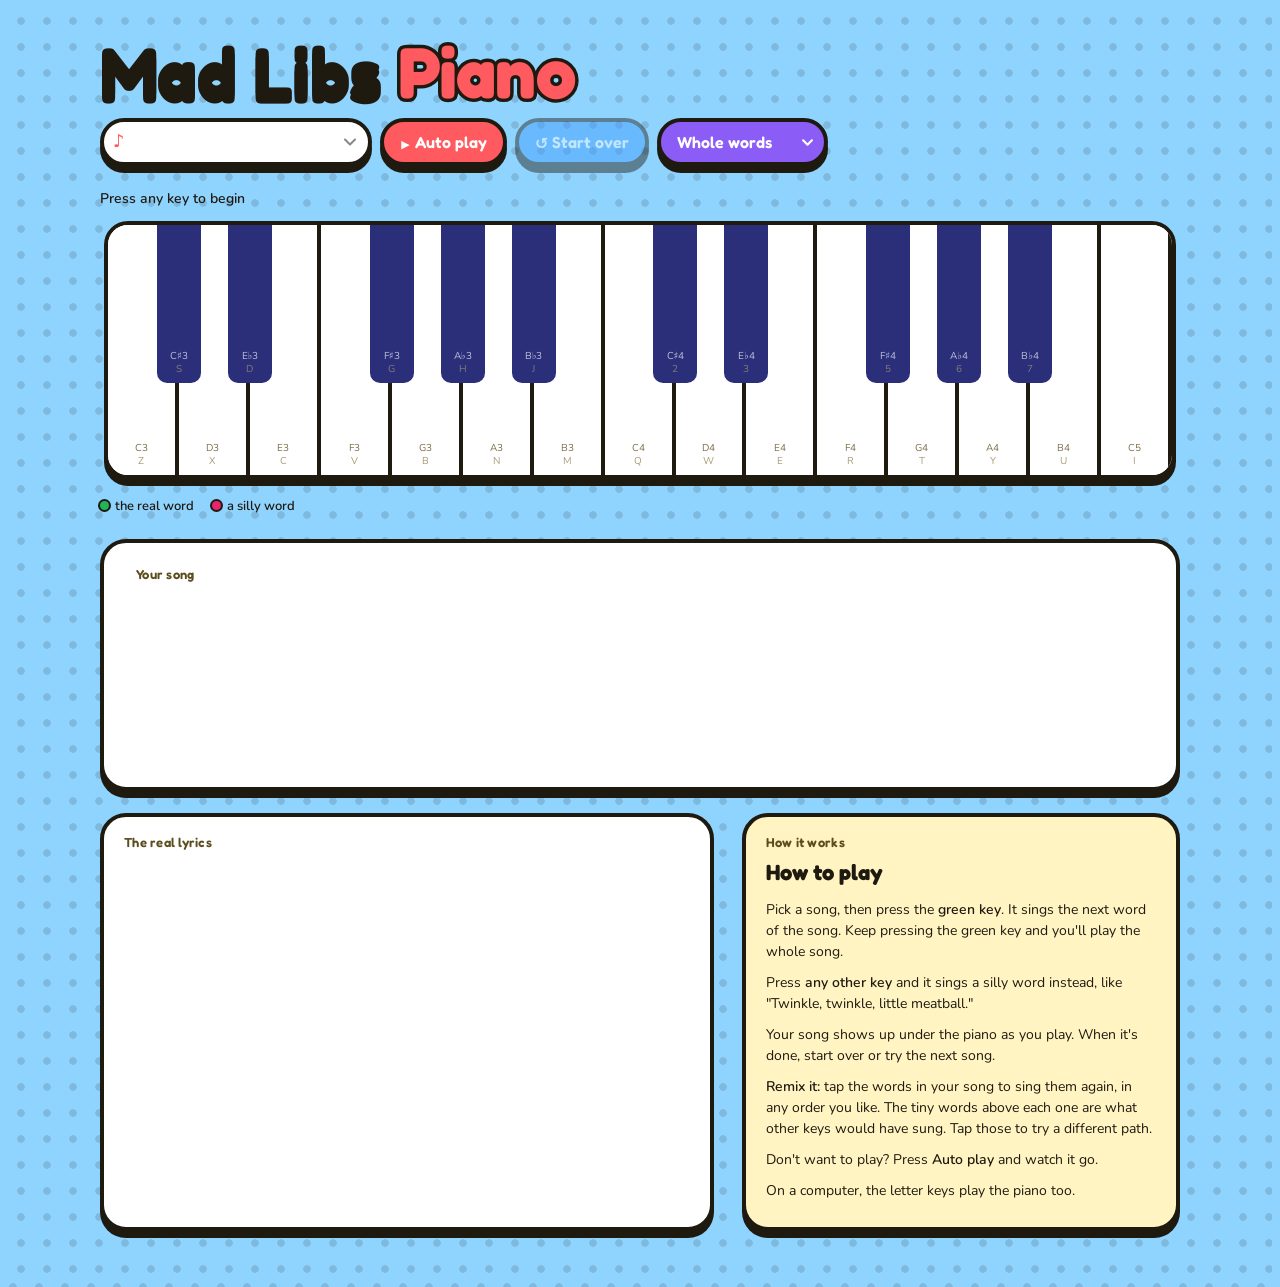
<file: apps/mad-libs-piano/template.html>
<meta charset="utf-8">
<title>Mad Libs Piano</title>
<meta name="claude:viewport-fit-sides" content="cover">
<link rel="icon" type="image/svg+xml" href="data:image/svg+xml,<svg xmlns='http://www.w3.org/2000/svg' viewBox='0 0 64 64'><rect width='64' height='64' rx='14' fill='%23b0306a'/><path d='M26 14v26.5A8 8 0 1 0 30 47V24l16-4v16.5A8 8 0 1 0 50 43V9z' fill='%23fff'/></svg>">
<link rel="preconnect" href="https://fonts.gstatic.com">
<link rel="stylesheet" href="https://fonts.googleapis.com/css2?family=Fredoka:wght@400..700&family=Nunito:wght@400;600;700;800&display=swap">
<script>document.documentElement.setAttribute("data-style", "sunshine"); document.documentElement.setAttribute("data-bg", "sky"); document.documentElement.setAttribute("data-add", "colors chunky dots bouncy");</script>
<style>
/* Same music stand as Song Piano: song chips, the sung lyric as the score, the keyboard, the source text below. */
:root {
  --paper: #f1efe9;
  --stage: #e6e2d8;
  --ink: #1d1a17;
  --muted: #675f55;
  --line: #cfc8bb;
  --brass: #8d6a26;
  --silly: #b0306a;
  --ivory: #fbfaf6;
  --ivory-down: #e6dfcf;
  --ebony: #15181d;
  --ebony-down: #3a3f47;
  --key-ink: #2a2f36;
  --key-ink-on-ebony: #d8dbe0;
  --key-silly: #a32a60;
  --key-silly-on-ebony: #f3a6c8;
  --chip: #ffffff;
  --guide: #2a8a74;
  --key-note: #7b8590;
  --key-hint: #a3abb4;
  --display: "Bodoni Moda", "Didot", "Bodoni 72", Georgia, serif;
  --body: "Figtree", system-ui, -apple-system, "Segoe UI", sans-serif;
  --mono: "IBM Plex Mono", ui-monospace, "SFMono-Regular", Menlo, monospace;
}
@media (prefers-color-scheme: dark) {
  :root:not([data-theme="light"]) {
    --paper: #110f0d; --stage: #1a1714; --ink: #ece7df; --muted: #a0968a; --line: #322d27;
    --brass: #d3aa5e; --silly: #f07aac; --ivory: #e8e5dc; --ivory-down: #c9c0ab;
    --ebony: #050608; --ebony-down: #30353d; --key-ink: #23272d; --key-ink-on-ebony: #c9cdd3;
    --key-silly: #a32a60; --key-silly-on-ebony: #f3a6c8;
    --chip: #201c18; --guide: #4fc4a6; color-scheme: dark;
  }
}
:root[data-theme="dark"] {
  --paper: #110f0d; --stage: #1a1714; --ink: #ece7df; --muted: #a0968a; --line: #322d27;
  --brass: #d3aa5e; --silly: #f07aac; --ivory: #e8e5dc; --ivory-down: #c9c0ab;
  --ebony: #050608; --ebony-down: #30353d; --key-ink: #23272d; --key-ink-on-ebony: #c9cdd3;
  --key-silly: #a32a60; --key-silly-on-ebony: #f3a6c8;
  --chip: #201c18; --guide: #4fc4a6; color-scheme: dark;
}
html, body { background: var(--paper); color: var(--ink); }
body { font-family: var(--body); font-size: 15px; line-height: 1.5; }
.wrap {
  max-width: 1080px; margin: 0 auto;
  padding-left: max(16px, env(safe-area-inset-left, 0px));
  padding-right: max(16px, env(safe-area-inset-right, 0px));
  padding-block: 28px 48px;
  display: grid; gap: 22px;
}
header.top { display: flex; flex-wrap: wrap; align-items: center; justify-content: space-between; gap: 10px 20px; }
.bar { display: flex; flex-wrap: wrap; align-items: end; gap: 8px; position: relative; }
.pick { display: grid; gap: 3px; }
.pick select { font: 500 14px/1.2 var(--body); color: var(--ink); background: var(--chip); border: 1px solid var(--line); border-radius: 4px; padding: 7px 28px 7px 10px; min-height: 34px; max-width: 64vw; }
/* the song picker is the main control: big, bold, dark outline, a note and a clear chevron */
.song-pick { position: relative; }
.song-pick::before { content: "♪"; position: absolute; left: 13px; top: 50%; transform: translateY(-52%); font-size: 18px; color: var(--silly); pointer-events: none; }
.song-pick select { appearance: none; -webkit-appearance: none; font: 700 17px/1.2 var(--body); color: var(--ink); background-color: var(--chip);
  background-image: url("data:image/svg+xml,%3Csvg xmlns='http://www.w3.org/2000/svg' viewBox='0 0 12 8'%3E%3Cpath d='M1 1.5l5 5 5-5' fill='none' stroke='%23888' stroke-width='2' stroke-linecap='round' stroke-linejoin='round'/%3E%3C/svg%3E");
  background-repeat: no-repeat; background-position: right 12px center; background-size: 12px 8px;
  border: 2px solid var(--ink); border-radius: 8px; padding: 8px 38px 8px 34px; min-height: 42px; min-width: 17em; cursor: pointer; }
.song-pick select:hover { background-color: color-mix(in srgb, var(--silly) 6%, var(--chip)); }
.keys-pick { flex: 0 0 auto; min-width: 0; }

/* the words / syllables menu matches the outlined Start over button, with the song menu's chevron */
.keys-pick select { appearance: none; -webkit-appearance: none; min-height: 42px; min-width: 0; box-sizing: border-box;
  font: 600 13px/1 var(--body); color: var(--ink); background-color: var(--chip); border: 1.5px solid var(--ink); border-radius: 4px;
  padding: 0 32px 0 12px; cursor: pointer;
  background-image: url("data:image/svg+xml,%3Csvg xmlns='http://www.w3.org/2000/svg' viewBox='0 0 12 8'%3E%3Cpath d='M1 1.5l5 5 5-5' fill='none' stroke='%23888' stroke-width='2' stroke-linecap='round' stroke-linejoin='round'/%3E%3C/svg%3E");
  background-repeat: no-repeat; background-position: right 11px center; background-size: 11px 7px; }
.keys-pick select:hover { background-color: color-mix(in srgb, var(--silly) 6%, var(--chip)); }
.pick select:focus-visible { outline: 2px solid var(--brass); outline-offset: 2px; }
.more { position: static; }  /* the menu lines up with the right edge of the whole bar, so it stays on screen */
.more summary { list-style: none; display: inline-flex; align-items: center; min-height: 34px; box-sizing: border-box; }
.more summary::-webkit-details-marker { display: none; }
.opt-short { display: none; font-size: 18px; line-height: 1; }
.more .menu .pick, .more .menu .pick select { width: 100%; max-width: none; box-sizing: border-box; }
.more .menu { min-width: 260px; }
.more summary::after { content: "▾"; margin-left: 6px; font-size: 11px; }
.more .menu { position: absolute; right: 0; top: calc(100% + 6px); z-index: 20; background: var(--chip); border: 1px solid var(--line); border-radius: 6px; padding: 12px; display: grid; gap: 10px; justify-items: start; width: max-content; max-width: min(320px, 90vw); box-shadow: 0 8px 24px rgba(0,0,0,.14); }
.cue { display: flex; flex-wrap: wrap; justify-content: space-between; gap: 4px 16px; align-items: baseline; min-height: 20px; margin-bottom: -12px; }
.btn { min-height: 34px; box-sizing: border-box; }
.bar > .btn, .bar .more summary { min-height: 42px; }
h1 { font-family: var(--display); font-weight: 500; font-size: clamp(34px, 6vw, 52px); line-height: 1; margin: 0; letter-spacing: -0.01em; }
h1 em { font-style: italic; color: var(--silly); }

.label { font-family: var(--mono); font-size: 11px; letter-spacing: 0.08em; text-transform: uppercase; color: var(--muted); }

.songs { display: flex; flex-wrap: wrap; gap: 8px; }
.chip {
  font: 500 14px/1 var(--body); color: var(--ink); background: var(--chip);
  border: 1px solid var(--line); border-radius: 999px; padding: 9px 14px; cursor: pointer;
}
.chip:hover { border-color: var(--muted); }
.chip[aria-pressed="true"] { background: var(--ink); color: var(--paper); border-color: var(--ink); }
.chip:focus-visible, button:focus-visible, .key:focus-visible { outline: 2px solid var(--brass); outline-offset: 2px; }

.stage {
  position: relative; overflow: hidden; isolation: isolate;
  background: var(--stage); border-radius: 6px; padding: 22px clamp(16px, 3vw, 32px);
  min-height: 200px; display: grid; gap: 12px; align-content: start;
}
.stage-head { display: flex; flex-wrap: wrap; justify-content: space-between; gap: 8px 16px; align-items: center; }
/* Start over sits on top of the song art, so it gets its own solid background */
.btn.restart { background: var(--chip); color: var(--ink); border: 1.5px solid var(--ink); }
.btn.restart span[aria-hidden] { font-size: 16px; line-height: 0; position: relative; top: 1px; }
#auto .ico { font-size: 11px; display: inline-block; width: 1em; text-align: center; }
#auto { min-width: 7.6em; }
.now { font-family: var(--body); font-size: 14px; color: var(--muted); }
.now b { font-weight: 700; color: var(--ink); }
.now .pos { font-family: var(--mono); font-style: normal; font-size: 11px; letter-spacing: .06em; text-transform: uppercase; color: var(--silly); border: 1px solid currentColor; border-radius: 3px; padding: 1px 5px; margin-left: 4px; }
.sung { font-family: var(--body); font-weight: 500; font-size: clamp(22px, 3.2vw, 30px); line-height: 1.3; max-height: 12em; overflow-y: auto; min-width: 0; }
.sung p { margin: 0 0 .25em; }
.sung .placeholder { color: var(--muted); font: 400 15px/1.4 var(--body); opacity: .75; }
.stage.art .sung .placeholder { color: var(--art-sub); }
.w { display: inline-flex; flex-direction: column; align-items: center; vertical-align: top; margin-right: 0.26em; }
.w.silly { color: var(--silly); font-weight: 700; }
.w.silly::after { content: attr(data-pos); font: 400 10px/1.3 var(--mono); font-style: normal; letter-spacing: .04em; text-transform: uppercase; color: var(--muted); border-top: 1px solid var(--line); padding-top: 1px; white-space: nowrap; }
.w.fresh { animation: sing .5s ease-out; }
/* Remix: every sung word can be tapped, with a couple of other choices in tiny letters above it */
.sung p { padding-top: 32px; }
.w { position: relative; }
.w[data-say], .alt[data-say] { cursor: pointer; }
.w.tap { animation: tap-pop .3s cubic-bezier(.34, 1.56, .64, 1); }
@keyframes tap-pop { 40% { transform: scale(1.18); } }
/* the alternatives are a little "junk pile": tilted, faded, nudged off-line and overlapping, so they read as leftovers, not the song */
.alts { position: absolute; bottom: 100%; left: 50%; width: 0; height: 32px; pointer-events: none;
  font: 600 11px/1.15 var(--body); white-space: nowrap; color: var(--muted); text-shadow: none; }
.alt { position: absolute; left: 0; bottom: var(--y, 0px); padding: 0 3px; border-radius: 4px; opacity: .5; pointer-events: auto;
  transform: translateX(-50%) translateX(var(--x, 0px)) rotate(var(--r, 0deg)); transition: opacity .12s, transform .15s; z-index: 0; }
.alt.silly { color: var(--silly); }
.alt.real, .alt:not(.silly) { color: var(--guide); }
.alt:hover, .alt.tap { opacity: 1; z-index: 2; background: color-mix(in srgb, var(--bg, #fff) 80%, transparent);
  transform: translateX(-50%) translateX(var(--x, 0px)) rotate(0deg) scale(1.15); }
.alt.tap { animation: tap-pop .3s cubic-bezier(.34, 1.56, .64, 1); }
.stage.art .alts { color: var(--art-sub); }
.stage.art .alt.silly { color: var(--art-silly); }
@media (max-width: 640px) { .sung p { padding-top: 28px; } .alts { font-size: 10px; height: 26px; } }
.sung-hint { text-transform: none; letter-spacing: 0; font-weight: 500; opacity: .85; }
.sung .done { font: 500 13px/1.6 var(--body); color: var(--guide); }
/* Start over: dim before you play, quiet while you play, filled in once the song is done */
#clear[data-state="idle"] { opacity: .45; cursor: default; }

@keyframes nudge { 0% { box-shadow: 0 0 0 0 color-mix(in srgb, var(--silly) 55%, transparent); } 100% { box-shadow: 0 0 0 12px transparent; } }
.end-strip[hidden] { display: none; }
.end-strip { display: flex; flex-wrap: wrap; align-items: center; gap: 8px 12px; background: var(--stage); border-radius: 6px; padding: 10px 14px; font: 600 16px/1.3 var(--body); color: var(--ink); animation: sing .5s ease-out; }
.end-strip .btn { font-size: 13px; }
.end-strip [data-act="restart"] span[aria-hidden] { font-size: 16px; line-height: 0; position: relative; top: 1px; }
.end-strip .btn:first-of-type { animation: nudge 1.4s ease-out 1; }
@keyframes sing { from { transform: translateY(-0.18em); opacity: .2; } to { transform: none; opacity: 1; } }
/* Art: a picture behind the lyric, with lyric colours chosen per picture */
.art-layer { position: absolute; inset: 0; z-index: -1; display: none; }
.art-layer svg { display: block; width: 100%; height: 100%; }
.art-layer::after { content: ""; position: absolute; inset: 0; background: linear-gradient(100deg, var(--art-scrim) 0%, var(--art-scrim) 30%, transparent 70%); }
.stage.art { background: transparent; color: var(--art-ink); min-height: 240px; }
.stage.art .art-layer { display: block; }
.stage.art .label, .stage.art .now, .stage.art .legend, .stage.art .sung .placeholder { color: var(--art-sub); }
.stage.art .now b { color: var(--art-ink); }
.stage.art .now .pos { color: var(--art-silly); }
.stage.art .sung { text-shadow: 0 0 14px var(--art-glow), 0 1px 2px var(--art-glow); }
.stage.art .w.silly { color: var(--art-silly); }
.stage.art .w.silly::after { color: var(--art-sub); border-top-color: currentColor; }
.stage.art .sung .done { color: var(--art-ink); }
.legend { display: flex; flex-wrap: wrap; gap: 6px 18px; font-size: 13px; color: var(--muted); margin-top: -14px; }
.legend span::before { content: ""; display: inline-block; width: 9px; height: 9px; border-radius: 50%; margin-right: 6px; background: var(--ink); vertical-align: 0; }
.legend .l-guide::before { background: var(--guide); }
.legend .l-silly::before { background: var(--silly); }

.controls { display: flex; flex-wrap: wrap; gap: 8px; align-items: center; }
.controls .spacer { flex: 1; }
.toggle { font: 500 13px/1 var(--body); background: transparent; color: var(--muted); border: 1px solid var(--line); border-radius: 4px; padding: 8px 11px; cursor: pointer; }
.toggle[aria-pressed="true"] { color: var(--ink); border-color: var(--ink); }
.toggle[aria-pressed="true"]::before { content: "● "; color: var(--brass); }
.toggle[aria-pressed="false"]::before { content: "○ "; }
.seg { display: flex; align-items: center; gap: 6px; margin-right: 10px; }
.seg .label { margin-right: 2px; }
.toggle.mode::before { content: none !important; }
.toggle.mode[aria-pressed="true"] { background: var(--ink); color: var(--paper); border-color: var(--ink); }
.btn { font: 600 13px/1 var(--body); background: var(--ink); color: var(--paper); border: 0; border-radius: 4px; padding: 9px 13px; cursor: pointer; }
.btn.ghost { background: transparent; color: var(--ink); border: 1px solid var(--line); }
.btn.silly { background: var(--silly); color: #fff; }
.status { font-size: 13px; color: var(--muted); }

.kb-wrap { overflow-x: auto; overscroll-behavior-x: contain; padding-bottom: 6px; }
.kb { --kbh: 250px; position: relative; height: var(--kbh); min-width: 700px; display: flex; user-select: none; -webkit-user-select: none; touch-action: none; }
.key { position: relative; cursor: pointer; display: flex; flex-direction: column; align-items: center; justify-content: flex-end; }
.key.white { flex: 1; background: var(--ivory); border: 1px solid var(--line); border-top: 0; border-radius: 0 0 5px 5px; margin-right: -1px; padding-bottom: 8px; box-shadow: inset 0 -6px 0 rgba(0,0,0,0.06); }
.key.white.down { background: var(--ivory-down); box-shadow: inset 0 -2px 0 rgba(0,0,0,0.06); }
.key.black { position: absolute; top: 0; height: 60%; background: var(--ebony); border-radius: 0 0 4px 4px; z-index: 2; padding-bottom: 8px; box-shadow: 0 3px 0 rgba(0,0,0,0.25); }
.key.black.down { background: var(--ebony-down); box-shadow: 0 1px 0 rgba(0,0,0,0.25); }
.kw { writing-mode: vertical-rl; transform: rotate(180deg); font-family: var(--body); font-weight: 600; letter-spacing: .01em; font-size: 17px; white-space: nowrap; max-height: calc(var(--kbh) * 0.6); overflow: hidden; text-overflow: ellipsis; color: var(--key-ink); }
.black .kw { font-size: 13px; max-height: calc(var(--kbh) * 0.6 - 56px); color: var(--key-ink-on-ebony); }
.key.white .kw.silly { color: var(--key-silly); }
.key.black .kw.silly { color: var(--key-silly-on-ebony); }
.key.white.guide { background: color-mix(in srgb, var(--guide) 30%, var(--ivory)); }
.key.black.guide { background: color-mix(in srgb, var(--guide) 75%, var(--ebony)); }
.key.guide::after { content: ""; position: absolute; left: 50%; width: 10px; height: 10px; margin-left: -5px; border-radius: 50%; background: var(--guide); box-shadow: 0 0 0 3px color-mix(in srgb, var(--guide) 30%, transparent); }
.key.white.guide::after { top: 14px; } /* words on white keys can be tall, so the dot sits at the top, between the black keys */
.key.black.guide::after { top: 10px; background: var(--ivory); }
.key.white.guide.down { background: color-mix(in srgb, var(--guide) 45%, var(--ivory-down)); }
.key.guide .kw { color: var(--key-ink); font-weight: 800; }
.key.black.guide .kw { color: #fff; }
/* Song art on the keys: the song's colours, a faint pattern, and a little picture at the top of each white key */
.ki { display: none; position: absolute; left: 50%; top: 10px; width: 22px; height: 22px; margin-left: -11px; pointer-events: none; }
.ki svg { width: 100%; height: 100%; display: block; }
.kb.art .key.white { background-color: var(--k-white); background-image: var(--k-pattern); background-size: 34px 34px; border-color: var(--k-line); }
.kb.art .key.white.down { background-color: var(--k-white-down); }
.kb.art .key.black { background-color: var(--k-black); background-image: var(--k-pattern-dark); background-size: 26px 26px; }
.kb.art .key.black.down { background-color: var(--k-black-down); }
.kb.art .key.white .kw { color: var(--k-ink); }
.kb.art .key.black .kw { color: var(--k-ink-dark); }
.kb.art .key.white .kw.silly { color: var(--k-silly); }
.kb.art .key.black .kw.silly { color: var(--k-silly-dark); }
.kb.art .key.white .ki { display: block; }
.kb.art .key.white.guide { background-color: color-mix(in srgb, var(--guide) 34%, var(--k-white)); }
.kb.art .key.black.guide { background-color: color-mix(in srgb, var(--guide) 70%, var(--k-black)); }
.kb.art .key.guide .kw { color: var(--k-ink); }
.kb.art .key.black.guide .kw { color: #fff; }
.kb.art .key.guide .ki { display: none; }
.kb.art .kn, .kb.art .kn i { color: var(--k-note); }
.kb.art .black .kn { color: var(--k-ink-dark); }
/* every word runs up the key; a lone letter ("I", the E-I-E-I-O letters) stands upright so it doesn't look like a dash */
.kw.letter { transform: none; text-orientation: upright; }
/* the Auto play hand: its fingertip sits on the point it presses */
.hand { position: absolute; z-index: 5; width: 34px; height: 44px; margin: -42px 0 0 -19px; pointer-events: none; transition: left .18s ease-out, top .18s ease-out; filter: drop-shadow(0 3px 4px rgba(0,0,0,.3)); }
.hand[hidden] { display: none; }
.hand svg { width: 100%; height: 100%; display: block; }
.hand .ripple { position: absolute; left: 10px; top: 33px; width: 18px; height: 18px; border-radius: 50%; border: 3px solid var(--silly); opacity: 0; }
.hand.tap svg { animation: press .3s ease-out; }
.hand.tap .ripple { animation: ripple .5s ease-out; }
@keyframes press { 0% { transform: none; } 35% { transform: translateY(4px) scale(.92); } 100% { transform: none; } }
@keyframes ripple { 0% { opacity: .9; transform: scale(.4); } 100% { opacity: 0; transform: scale(2.2); } }
@media (max-width: 640px) { .hand { width: 28px; height: 36px; margin: -34px 0 0 -15px; } .hand .ripple { left: 6px; top: 25px; } }
.kw.changed { animation: deal .35s ease-out; }
@keyframes deal { from { opacity: 0; } to { opacity: 1; } }
.kn { font-family: var(--mono); font-size: 10px; color: var(--key-note); margin-top: 6px; text-align: center; line-height: 1.25; }
.black .kn { color: var(--key-ink-on-ebony); opacity: .7; }
.kn i { font-style: normal; display: block; color: var(--key-hint); }

.lower { display: grid; grid-template-columns: minmax(0, 1.4fr) minmax(0, 1fr); gap: 28px; }
@media (max-width: 760px) { .lower { grid-template-columns: minmax(0, 1fr); } }
.source { min-width: 0; }
.source h2, .how h2 { font-family: var(--display); font-weight: 500; font-size: 22px; margin: 4px 0 10px; text-wrap: balance; }
.credit { font-size: 13px; color: var(--muted); margin: -6px 0 10px; }
.src { font-family: var(--display); font-size: 17px; line-height: 1.55; }
.src p { margin: 0; }
.src span { border-radius: 2px; padding: 0 1px; }
.src span.past { color: var(--muted); }
.src span.cur { outline: 1.5px solid var(--guide); outline-offset: 1px; background: color-mix(in srgb, var(--guide) 14%, transparent); }
.how { font-size: 14px; color: var(--ink); min-width: 0; }
.how p { margin: 0 0 10px; max-width: 60ch; }
.how b { font-weight: 600; }
@media (prefers-reduced-motion: reduce) { .w.fresh, .kw.changed, .end-strip, .end-strip .btn, .hand svg, .hand .ripple { animation: none !important; } .hand { transition: none; } }

/* Phones held upright: everything about 20% smaller so more of the piano fits */
@media (max-width: 640px) {
  body { font-size: 13px; }
  .wrap { padding-block: 14px 32px; gap: 14px; }
  h1 { font-size: 30px; }
  .pick select { font-size: 13px; }
  .bar { gap: 6px; }
  .song-pick { flex: 1 1 100%; }
  .keys-pick { flex: 1 1 auto; }
  .keys-pick select { width: 100%; }
  .song-pick select { width: 100%; max-width: none; }
  .more .menu { left: 0; right: auto; width: calc(100vw - 32px); max-width: 360px; min-width: 0; box-sizing: border-box; }
  .opt-long { display: none; }
  .opt-short { display: inline; }
  .more summary::after { content: none; }
  .label { font-size: 10px; }
  .chip { font-size: 12px; padding: 7px 11px; }
  .songs { gap: 6px; }
  .stage { padding: 12px 14px; min-height: 0; gap: 6px; }
  .stage.art { min-height: 200px; }
  .now { font-size: 13px; }
  .sung { font-size: 19px; max-height: 7.5em; }
  .legend { font-size: 11px; gap: 4px 12px; }
  .controls { gap: 6px; }
  .toggle, .btn { font-size: 12px; padding: 7px 9px; }
  .seg { margin-right: 4px; }
  .status { font-size: 12px; }
  .kb { --kbh: 200px; min-width: 560px; }
  .kw { font-size: 14px; }
  .black .kw { font-size: 11px; max-height: calc(var(--kbh) * 0.6 - 48px); }
  .kn { font-size: 9px; margin-top: 4px; }
  .ki { width: 18px; height: 18px; margin-left: -9px; top: 8px; }
  .key.white, .key.black { padding-bottom: 6px; }
  .key.guide::after { width: 8px; height: 8px; margin-left: -4px; }
  .lower { gap: 20px; }
  .source h2, .how h2 { font-size: 18px; }
  .src { font-size: 14px; }
  .how { font-size: 13px; }
}
/* Phones turned sideways: the screen is short, so the keys take about half its height
   and the rest of the page scrolls normally above and below them. */
@media (orientation: landscape) and (max-height: 540px) {
  body { font-size: 13px; }
  .wrap { padding-block: 10px 28px; gap: 10px; }
  header { align-items: center; }
  h1 { font-size: 26px; }
  h1 { font-size: 22px; }
  .wrap { gap: 8px; }
  .song-pick select { min-width: 12em; max-width: 16em; font-size: 15px; }
  .bar { flex: 1 1 100%; }
  .cue { margin-bottom: -4px; }
  .legend { margin-top: -6px; }
  .chip { font-size: 12px; padding: 6px 10px; }
  .songs { gap: 5px; }
  .stage { padding: 8px 14px; min-height: 0; gap: 4px; }
  .stage.art { min-height: 0; }
  .now { font-size: 13px; }
  .sung { font-size: 18px; max-height: 4.6em; }
  .w.silly::after { font-size: 9px; }
  .legend { display: none; }
  .controls { gap: 5px; }
  .toggle, .btn { font-size: 12px; padding: 6px 9px; }
  .status { font-size: 12px; }
  .kb { --kbh: clamp(130px, 48vh, 190px); min-width: 640px; }
  .kw { font-size: 13px; }
  .black .kw { font-size: 10px; max-height: calc(var(--kbh) * 0.6 - 40px); }
  .kn { font-size: 9px; margin-top: 3px; }
  .kn i { display: none; }
  .ki { width: 16px; height: 16px; margin-left: -8px; top: 6px; }
  .key.white, .key.black { padding-bottom: 5px; }
  .key.guide::after { width: 8px; height: 8px; margin-left: -4px; }
  .key.black.guide::after { top: 6px; }
}

/* ===== Sunshine look =====================================================================
   Round friendly type, bold colour, thick toy outlines, and bounce. The rules hang off
   attributes on <html> (set by the little script at the top of the page): data-style="sunshine",
   data-bg (page colour) and data-add (add-ons). Remove the script and the page falls back to
   the plain look above. */
/* ---------- shared by every fun look ---------- */
html:root[data-style] {
  color-scheme: light;
  --display: "Fredoka", system-ui, sans-serif; --body: "Nunito", system-ui, sans-serif; --mono: "Nunito", system-ui, sans-serif;
  --ease-pop: cubic-bezier(.34, 1.56, .64, 1);
  --guide: #22b45a;
}
/* each note has its own colour (C red, D orange, E yellow, F blue, G purple, A pink, B teal); the keyboard starts on C */
html[data-style] .kb > .key:nth-child(12n+1)  { --kc: #ff5a5f; --kp: #ffd0d2; }
html[data-style] .kb > .key:nth-child(12n+3)  { --kc: #ff9f1c; --kp: #ffe0b8; }
html[data-style] .kb > .key:nth-child(12n+5)  { --kc: #ffcf33; --kp: #fff1b0; }
html[data-style] .kb > .key:nth-child(12n+6)  { --kc: #3d9bff; --kp: #cfe4ff; }
html[data-style] .kb > .key:nth-child(12n+8)  { --kc: #8b5cf6; --kp: #e2d6ff; }
html[data-style] .kb > .key:nth-child(12n+10) { --kc: #ff5fb8; --kp: #ffd3ec; }
html[data-style] .kb > .key:nth-child(12n+12) { --kc: #14b8b0; --kp: #c4f1ee; }

html[data-style] h1 { font-weight: 700; letter-spacing: -0.01em; }
html[data-style] h1 em { font-style: normal; }
html[data-style] .label { font-family: var(--display); font-size: 13px; font-weight: 600; letter-spacing: .02em; text-transform: none; }
html[data-style] .w.silly::after, html[data-style] .now .pos { font-family: var(--body); font-weight: 700; letter-spacing: .02em; }
html[data-style] .kw { font-family: var(--display); font-weight: 600; }
html[data-style] .sung { font-family: var(--display); font-weight: 500; }
html[data-style] .source h2, html[data-style] .how h2 { font-family: var(--display); font-weight: 700; }
html[data-style] .src { font-family: var(--body); }

/* round, chunky controls */
html[data-style] .btn, html[data-style] .pick select, html[data-style] .chip { font-family: var(--display); font-weight: 600; font-size: 15px; border-radius: 999px; }
html[data-style] .song-pick select { font-size: 17px; }
html[data-style] .keys-pick select { padding-left: 16px; }
html[data-style] .btn { padding-inline: 16px; transition: transform .12s var(--ease-pop); }
html[data-style] .btn:hover:not(:disabled) { transform: translateY(-2px); }
html[data-style] .btn:active:not(:disabled) { transform: translateY(1px) scale(.97); }
html[data-style] .stage, html[data-style] .end-strip { border-radius: 20px; }

/* keys squish when pressed, and the guide dot bobs */
html[data-style] .key { transition: transform .1s var(--ease-pop), background-color .1s; }
html[data-style] .key.white.down { transform: translateY(3px); }
html[data-style] .key.black.down { transform: translateY(2px); }
html[data-style] .key.white, html[data-style] .kb.art .key.white { border-radius: 0 0 12px 12px; }
html[data-style] .key.black, html[data-style] .kb.art .key.black { border-radius: 0 0 9px 9px; }
html[data-style] .key.guide::after { animation: bob .7s ease-in-out infinite alternate; }
@keyframes bob { to { transform: translateY(5px); } }

/* each new sung word pops in; a silly one wiggles too */
html[data-style] .w.fresh { animation: pop .45s var(--ease-pop); }
html[data-style] .w.silly.fresh { animation: pop .45s var(--ease-pop), wiggle .5s ease-in-out .3s; }
@keyframes pop { from { transform: scale(.3); opacity: 0; } to { transform: none; opacity: 1; } }
@keyframes wiggle { 25% { transform: rotate(-7deg); } 50% { transform: rotate(6deg); } 75% { transform: rotate(-3deg); } }
html[data-style] .end-strip { animation: pop .5s var(--ease-pop); }


/* =========================================================
   SUNSHINE — one big yellow, white toy shapes with thick black outlines
   ========================================================= */
html:root[data-style="sunshine"] {
  --paper: var(--sun-bg, #ffd84d); --stage: #ffffff; --ink: #1f1a10; --muted: #5c4d1e; --line: #1f1a10;
  --brass: #1f1a10; --silly: #e8246b; --ivory: #ffffff; --ivory-down: #fff4c2;
  --ebony: #1f1a10; --ebony-down: #4a4030; --key-ink: #1f1a10; --key-ink-on-ebony: #ffffff;
  --key-silly: #e8246b; --key-silly-on-ebony: #ffa3c6; --chip: #ffffff; --key-note: #7a6c48; --key-hint: #a89a74;
  --edge: 3px solid #1f1a10; --lift: 0 4px 0 #1f1a10;
}
html[data-style="sunshine"] h1 em { color: #fff; -webkit-text-stroke: 7px #1f1a10; paint-order: stroke fill; }
html[data-style="sunshine"] .btn, html[data-style="sunshine"] .pick select { border: var(--edge); box-shadow: var(--lift); }
html[data-style="sunshine"] .btn:active:not(:disabled) { box-shadow: 0 1px 0 #1f1a10; transform: translateY(3px); }
html[data-style="sunshine"] .btn.silly { background: #ff5a5f; color: #fff; }
html[data-style="sunshine"] .btn.restart { background: #fff; border: var(--edge); }
html[data-style="sunshine"] .btn.ghost { background: #fff; border: var(--edge); }
html[data-style="sunshine"] .song-pick::before { color: #ff5a5f; }
html[data-style="sunshine"] .kb-wrap { padding: 2px 4px 10px; }
html[data-style="sunshine"] .kb { background: #fff; border: var(--edge); border-radius: 18px; overflow: hidden; box-shadow: var(--lift); }
html[data-style="sunshine"] .key.white, html[data-style="sunshine"] .kb.art .key.white {
  background: #fff; border: 0; border-right: 3px solid #1f1a10; margin-right: 0; border-radius: 0; box-shadow: none;
}
html[data-style="sunshine"] .key.white:last-child { border-right: 0; }
html[data-style="sunshine"] .key.white.down, html[data-style="sunshine"] .kb.art .key.white.down { background: #fff4c2; transform: none; }
html[data-style="sunshine"] .key.black, html[data-style="sunshine"] .kb.art .key.black { background: #1f1a10; border-radius: 0 0 10px 10px; box-shadow: none; }
html[data-style="sunshine"] .key.black.down, html[data-style="sunshine"] .kb.art .key.black.down { background: #4a4030; transform: none; }
html[data-style="sunshine"] .key.white.guide, html[data-style="sunshine"] .kb.art .key.white.guide { background: #9be8b4; }
html[data-style="sunshine"] .key.black.guide, html[data-style="sunshine"] .kb.art .key.black.guide { background: var(--guide); }
/* the green key's marker is a little pointing hand that bobs, like the Auto play hand */
html[data-style="sunshine"] .key.guide::after, html[data-style="sunshine"] .key.white.guide::after, html[data-style="sunshine"] .key.black.guide::after {
  width: 32px; height: 42px; margin-left: -16px; top: 4px; border-radius: 0; box-shadow: none;
  background: url("data:image/svg+xml,%3Csvg xmlns='http://www.w3.org/2000/svg' viewBox='0 0 40 52'%3E%3Cg transform='rotate(180 20 26)'%3E%3Cpath d='M14 6a4 4 0 018 0v16l1-.4a4 4 0 015 2.6l.3.9a4 4 0 015.5 2.9 4 4 0 015 3.5V40c0 7-5 11-12 11h-4c-5 0-8-2-10.5-6L3 33.5a4 4 0 016.3-4.9L14 33z' fill='%23fff' stroke='%231f1a10' stroke-width='3' stroke-linejoin='round'/%3E%3Cpath d='M22 22v9M28.3 25v7M33.8 28.4V34' stroke='%231f1a10' stroke-width='2.4' stroke-linecap='round'/%3E%3C/g%3E%3C/svg%3E") center / contain no-repeat;
  filter: drop-shadow(0 2px 0 rgb(31 26 16 / .35)); z-index: 3;
}
/* while Auto play's own hand is out, the bobbing one steps aside */
html[data-style="sunshine"] .kb:has(.hand:not([hidden])) .key.guide::after { display: none; }
html[data-style="sunshine"] .kb.art .key.white .kw:not(.silly) { color: var(--ink); }
html[data-style="sunshine"] .kb.art .key.white .kw.silly { color: #e8246b; }
html[data-style="sunshine"] .kb.art .key.black .kw:not(.silly) { color: #fff; }
html[data-style="sunshine"] .stage, html[data-style="sunshine"] .end-strip { border: var(--edge); box-shadow: var(--lift); }
html[data-style="sunshine"] .source, html[data-style="sunshine"] .how {
  background: #fff; border: var(--edge); border-radius: 20px; padding: 16px 20px; box-shadow: var(--lift);
}
html[data-style="sunshine"] .legend span::before { box-shadow: 0 0 0 2px #1f1a10; }
html[data-style="sunshine"] .now, html[data-style="sunshine"] .status, html[data-style="sunshine"] .legend { color: var(--ink); font-weight: 600; }

/* =========================================================
   SUNSHINE OPTIONS — the page colour and add-ons that are switched on (see the data- attributes set at the top)
   ========================================================= */
html[data-bg="sky"]    { --sun-bg: #8fd3ff; }

/* Colour buttons: every control its own bright colour */
html[data-style="sunshine"][data-add~="colors"] h1 em { color: #ff5a5f; }
html[data-style="sunshine"][data-add~="colors"] .btn.restart { background: #3d9bff; color: #fff; }
html[data-style="sunshine"][data-add~="colors"] .keys-pick select {
  background-color: #8b5cf6; color: #fff;
  background-image: url("data:image/svg+xml,%3Csvg xmlns='http://www.w3.org/2000/svg' viewBox='0 0 12 8'%3E%3Cpath d='M1 1.5l5 5 5-5' fill='none' stroke='%23fff' stroke-width='2.4' stroke-linecap='round' stroke-linejoin='round'/%3E%3C/svg%3E");
}
html[data-style="sunshine"][data-add~="colors"] .btn.ghost { background: #22b45a; color: #fff; }
html[data-style="sunshine"][data-add~="colors"] .how { background: #fff4c2; }
html[data-style="sunshine"][data-add~="colors"] .key.black { background: #2b2f7a; }
html[data-style="sunshine"][data-add~="colors"] .key.black.down { background: #4a4fb0; }

/* Chunky: fatter lines, a deeper lift, a bigger title and bigger sung words */
html[data-style="sunshine"][data-add~="chunky"] { --edge: 4px solid #1f1a10; --lift: 0 7px 0 #1f1a10; }
html[data-style="sunshine"][data-add~="chunky"] h1 { font-size: clamp(42px, 8vw, 72px); text-shadow: 0 5px 0 #1f1a10; }
html[data-style="sunshine"][data-add~="chunky"] h1 em { text-shadow: none; }
html[data-style="sunshine"][data-add~="chunky"] .btn, html[data-style="sunshine"][data-add~="chunky"] .pick select { min-height: 48px; font-size: 16px; }
html[data-style="sunshine"][data-add~="chunky"] .key.white, html[data-style="sunshine"][data-add~="chunky"] .kb.art .key.white { border-right-width: 4px; }
html[data-style="sunshine"][data-add~="chunky"] .kb { border-radius: 24px; }
html[data-style="sunshine"][data-add~="chunky"] .stage, html[data-style="sunshine"][data-add~="chunky"] .source,
html[data-style="sunshine"][data-add~="chunky"] .how, html[data-style="sunshine"][data-add~="chunky"] .end-strip { border-radius: 26px; }
html[data-style="sunshine"][data-add~="chunky"] .sung { font-size: clamp(26px, 3.8vw, 38px); font-weight: 600; }

/* Polka dots: a soft dot pattern on the page */
html[data-style="sunshine"][data-add~="dots"], html[data-style="sunshine"][data-add~="dots"] body {
  background-image: radial-gradient(rgb(31 26 16 / .14) 3.5px, transparent 4px);
  background-size: 26px 26px;
}

/* Extra bouncy: the pressed word bounces and floats away before the new one drops in (bouncy.js) */
html[data-add~="bouncy"] .kw { --r: rotate(180deg); }
html[data-add~="bouncy"] .kw.letter { --r: none; }
html[data-style="sunshine"][data-add~="bouncy"] .key[data-ghosting] .kw:not(.ghost) { display: none; }
html[data-style="sunshine"][data-add~="bouncy"] .kw.ghost { animation: ghost-out .65s ease-in forwards; }
html[data-style="sunshine"][data-add~="bouncy"] .key[data-arriving] .kw:not(.ghost) { animation: drop-in .38s var(--ease-pop); }
@keyframes ghost-out {
  0%   { transform: translateY(0) var(--r) scale(1); }
  28%  { transform: translateY(-4px) var(--r) scale(1.32); animation-timing-function: var(--ease-pop); }
  50%  { transform: translateY(0) var(--r) scale(1); opacity: 1; }
  100% { transform: translateY(-70px) var(--r) scale(.7); opacity: 0; }
}
html[data-style="sunshine"][data-add~="bouncy"] .kw.ghost.quick { animation: ghost-quick .28s ease-out forwards; }
html[data-style="sunshine"][data-add~="bouncy"] .key[data-quick] .kw:not(.ghost) { animation: none; }
@keyframes ghost-quick { 0% { transform: var(--r) scale(1); opacity: 1; } 100% { transform: var(--r) scale(1.4); opacity: 0; } }
@keyframes drop-in { from { transform: translateY(-26px) var(--r) scale(.6); opacity: 0; } to { transform: translateY(0) var(--r); opacity: 1; } }

/* Juice: each press flashes the key in its note's colour, squashes it, and pops music notes out of it */
html[data-style="sunshine"][data-add~="bouncy"] .key { transform-origin: 50% 0; }
html[data-style="sunshine"][data-add~="bouncy"] .key.juice { animation: squash .32s var(--ease-pop); }
html[data-style="sunshine"][data-add~="bouncy"] .key::before {
  content: ""; position: absolute; inset: 0; border-radius: inherit; pointer-events: none; opacity: 0;
  background: var(--kc, #ffd84d); mix-blend-mode: multiply;
}
html[data-style="sunshine"][data-add~="bouncy"] .key.black::before { mix-blend-mode: screen; background: #ffd84d; }
html[data-style="sunshine"][data-add~="bouncy"] .key.juice::before { animation: flash .5s ease-out; }
@keyframes squash { 0% { transform: scale(1, 1); } 30% { transform: scale(1.04, .95); } 100% { transform: scale(1, 1); } }
@keyframes flash { 0% { opacity: .75; } 100% { opacity: 0; } }
.juice-note {
  position: fixed; z-index: 90; pointer-events: none; font: 700 26px/1 "Fredoka", system-ui, sans-serif;
  color: var(--c); -webkit-text-stroke: 5px #1f1a10; paint-order: stroke fill;
  animation: note-fly .9s cubic-bezier(.2, .7, .3, 1) forwards;
}
@keyframes note-fly {
  0%   { transform: translate(-50%, 0) scale(.3) rotate(0deg); opacity: 0; }
  15%  { opacity: 1; }
  45%  { transform: translate(calc(-50% + var(--dx) * .6), calc(var(--dy) * .7)) scale(1.15) rotate(calc(var(--rot) * .6)); opacity: 1; }
  100% { transform: translate(calc(-50% + var(--dx)), var(--dy)) scale(.8) rotate(var(--rot)); opacity: 0; }
}
@media (prefers-reduced-motion: reduce) {
  html[data-add~="bouncy"] .kw.ghost, html[data-add~="bouncy"] .key[data-arriving] .kw, html[data-add~="bouncy"] .key.juice,
  html[data-add~="bouncy"] .key.juice::before { animation: none !important; }
  .juice-note { display: none; }
}
html[data-style="sunshine"][data-add~="bouncy"] .w { transition: transform .2s var(--ease-pop); }
html[data-style="sunshine"][data-add~="bouncy"] .w:hover { transform: translateY(-3px) rotate(-3deg); }
html[data-style="sunshine"][data-add~="bouncy"] h1 em { display: inline-block; animation: sway 2.4s ease-in-out infinite; transform-origin: 50% 80%; }
@keyframes sway { 0%, 100% { transform: rotate(-3deg); } 50% { transform: rotate(3deg); } }

@media (prefers-reduced-motion: reduce) {
  html[data-style] .w.fresh, html[data-style] .w.silly.fresh, html[data-style] .end-strip, html[data-style] .key.guide::after { animation: none !important; }
  html[data-style] .btn, html[data-style] .key { transition: none !important; }
}
@media (max-width: 640px) {
  html[data-style="sunshine"] .key.guide::after, html[data-style="sunshine"] .key.white.guide::after, html[data-style="sunshine"] .key.black.guide::after { width: 20px; height: 26px; margin-left: -10px; top: 4px; }
}
</style>

<div class="wrap">
  <header class="top">
    <h1>Mad Libs <em>Piano</em></h1>
    <div class="bar">
      <label class="pick song-pick"><select id="song" aria-label="Song"></select></label>
      <button class="btn silly" id="auto"><span class="ico" aria-hidden="true">▶</span> <span class="lbl">Auto play</span></button>
      <button class="btn restart" id="clear" data-state="idle" disabled aria-label="Start over"><span aria-hidden="true">↺</span> <span class="opt-long">Start over</span></button>
      <label class="pick keys-pick"><select id="stretch" aria-label="Each key sings" title="What each key sings: a whole word, or one syllable">
        <option value="0">Whole words</option>
        <option value="1">Syllables (beta)</option>
      </select></label>
    </div>
  </header>

  <div class="cue"><span class="now" id="now">Press any key to begin</span><span class="status" id="status"></span></div>
  <div class="kb-wrap"><div class="kb" id="kb" aria-label="Piano keyboard"></div></div>
  <div class="legend">
    <span class="l-guide">the real word</span>
    <span class="l-silly">a silly word</span>
  </div>

  <div class="end-strip" id="end-strip" hidden>
    <span>That's the whole song!</span>
    <button class="btn" data-act="restart"><span aria-hidden="true">↺</span> Start over</button>
    <button class="btn ghost" data-act="next">Next song →</button>
  </div>

  <section class="stage" id="stage" aria-live="polite">
    <div class="art-layer" id="art-layer"></div>
    <span class="label">Your song<span class="sung-hint" id="sung-hint" hidden> · tap words to sing them again, in any order</span></span>
    <div class="sung" id="sung"></div>
  </section>

  <div class="lower">
    <section class="source">
      <span class="label">The real lyrics</span>
      <h2 id="src-title"></h2>
      <p class="credit" id="src-credit"></p>
      <div class="src" id="src"></div>
    </section>
    <section class="how">
      <span class="label">How it works</span>
      <h2>How to play</h2>
      <p>Pick a song, then press the <b>green key</b>. It sings the next word of the song. Keep pressing the green key and you'll play the whole song.</p>
      <p>Press <b>any other key</b> and it sings a silly word instead, like "Twinkle, twinkle, little meatball."</p>
      <p>Your song shows up under the piano as you play. When it's done, start over or try the next song.</p>
      <p><b>Remix it:</b> tap the words in your song to sing them again, in any order you like. The tiny words above each one are what other keys would have sung. Tap those to try a different path.</p>
      <p>Don't want to play? Press <b>Auto play</b> and watch it go.</p>
      <p>On a computer, the letter keys play the piano too.</p>
    </section>
  </div>
</div>

<script>
(() => {
/*DATA*/
/*ALTS*/
/*ART*/
/*GRAMMAR*/
const VOICE_BANK = { sr: 16000, words: {} };

// ---------- Keyboard layout ----------
const LOW = 48, HIGH = 72; // C3 .. C5, 25 keys
const NAMES = ["C", "C♯", "D", "E♭", "E", "F", "F♯", "G", "A♭", "A", "B♭", "B"];
const BLACK = new Set([1, 3, 6, 8, 10]);
const PC_KEYS = { z:48, s:49, x:50, d:51, c:52, v:53, g:54, b:55, h:56, n:57, j:58, m:59, ",":60,
  q:60, "2":61, w:62, "3":63, e:64, r:65, "5":66, t:67, "6":68, y:69, "7":70, u:71, i:72 };
const MIDI_TO_PC = {}; for (const [k, v] of Object.entries(PC_KEYS)) if (!(v in MIDI_TO_PC) && k !== ",") MIDI_TO_PC[v] = k.toUpperCase();
const KEYS = []; for (let m = LOW; m <= HIGH; m++) KEYS.push(m);
const NK = KEYS.length;

// ---------- Words ----------
const keyOf = w => w.toLowerCase().replace(/[’]/g, "'").replace(/[^a-zñé' \-]/g, "").replace(/[\s'\-]+$/, "").replace(/^[\s\-]+/, "");
const cap = s => s.charAt(0).toUpperCase() + s.slice(1);
function syllables(w) {
  return w.toLowerCase().split(/[\s\-]+/).reduce((n, p) => {
    const s = p.replace(/[^a-z]/g, "").replace(/e$/, "").replace(/(?:[^laeiouy]es|ed)$/, "");
    return n + Math.max(1, (s.match(/[aeiouy]+/g) || []).length);
  }, 0);
}
const splitList = s => s.split(",").map(x => x.trim()).filter(Boolean);
function pick(a) { return a[Math.floor(Math.random() * a.length)]; }
function shuffle(a) { for (let i = a.length - 1; i > 0; i--) { const j = Math.floor(Math.random() * (i + 1)); [a[i], a[j]] = [a[j], a[i]]; } return a; }

// ---------- Song engine ----------
const S = { song: null, tokens: [], lines: [], pos: 0, assign: [], sung: [[]], guide: true, guideNote: null, laps: 0 };

function parse(song) {
  const tokens = [], lines = [];
  song.lyrics.split("\n").forEach((ln, li) => {
    const parts = ln.trim().split(/\s+/);
    lines.push(parts.map(p => p.split("|")[0]));
    parts.forEach((p, wi) => {
      const [raw, tag] = p.split("|");
      const disp = raw.replace(/[.,;:!?]+$/, "").replace(/’/g, "'");
      const m = song.melody[li][wi], notes = Array.isArray(m) ? m : [m];
      tokens.push({ disp, key: keyOf(disp), tag, line: li, end: wi === parts.length - 1, note: notes[0], notes });
    });
  });
  return { tokens: GRAMMAR.markAgreement(tokens), lines };
}

// Silly words for this spot in the song, best first: the ones written for this exact word,
// then ones written for other words of the same kind in this song (so they still fit the
// song's world), then the general list for that part of speech.
function sillyWords(tok) {
  const alts = ALTS[S.song.id] || {};
  const own = splitList(alts[tok.key + "|" + tok.tag] || alts[tok.key] || "");
  const kin = [];
  for (const t of S.tokens) if (t.tag === tok.tag && t.key !== tok.key) kin.push(...splitList(alts[t.key + "|" + t.tag] || alts[t.key] || ""));
  const seen = new Set([tok.key]), out = [];
  for (const group of [shuffle(own), shuffle(kin), shuffle(SILLY[tok.tag].slice())])
    for (const w of group) { const k = keyOf(w); if (!seen.has(k)) { seen.add(k); out.push(w); } }
  return out;
}

// Stretch words: a word sung over several notes of the tune. After its first note every key
// sings the next piece of the word you picked, and the green key is the tune's next note.
function syllableText(word, n) {
  // split between vowel groups: one consonant goes with the next syllable, a cluster is shared ("twin|kle", "lit|tle", "dia|mond")
  // a final "e" after a consonant is silent ("ice", "where"), except in "-le" ("twinkle")
  const v = [...word.matchAll(/[aeiouy]+/gi)].filter(m => !(/^e$/i.test(m[0]) && /[^aeiouyl]$/i.test(word.slice(0, m.index)) && !/[a-z]/i.test(word[m.index + 1] || "") && /[aeiouy]/i.test(word.slice(Math.max(0, word.lastIndexOf(" ", m.index) + 1), m.index)))), parts = [];
  let start = 0;
  for (let g = 0; g + 1 < v.length; g++) {
    const e1 = v[g].index + v[g][0].length, s2 = v[g + 1].index, cl = word.slice(e1, s2), brk = cl.search(/[\s\-]/);
    // a space or hyphen is always the break; otherwise a consonant pair that can start a syllable moves on together
    const cut = brk >= 0 ? e1 + brk + 1 : cl.length <= 1 ? e1 : /^(bl|br|cl|cr|dr|fl|fr|gl|gr|kl|pl|pr|sc|sk|sl|sm|sn|sp|st|sw|tr|tw|ch|sh|th|wh|ph|tl|dl|ck)$/i.test(cl.slice(-2)) ? s2 - 2 : s2 - 1;
    parts.push(word.slice(start, cut)); start = cut;
  }
  parts.push(word.slice(start));
  let P = parts.filter(p => p.trim());
  if (!P.length) P = [word];
  while (P.length > n) { const b = P.pop(); P[P.length - 1] += b; }
  P = P.map(p => p.trim().replace(/-$/, ""));
  const last = P[P.length - 1].replace(/([^aeiouyl])e$/i, "$1"), hold = "~" + ((last.match(/[aeiouy]+[^aeiouy]*$/i) || [last])[0]);
  while (P.length < n) P.push(hold);
  return P.map((p, i) => i === 0 || p.startsWith("~") ? p : "-" + p);
}
function deal() {
  const t = S.tokens[S.pos];
  if (S.cont) {
    // the green key finishes the word on the tune's next note; every other key is a new silly word
    // short words first, since each one has to fit on a single note: "birth-cat"
    const fit = w => t.agree && S.subj ? GRAMMAR.inflect(w, S.subj, t.tag) : w;
    const c = S.cont, silly = sillyWords(t).map(fit).filter(w => keyOf(w) !== keyOf(c.word)).map((w, i) => [w, i])
      .sort((a, b) => Math.min(syllables(a[0]), 3) - Math.min(syllables(b[0]), 3) || a[1] - b[1]).map(x => x[0]);
    S.guideNote = t.notes[c.i];
    const order = KEYS.map((m, k) => k).filter(k => KEYS[k] !== S.guideNote)
      .sort((a, b) => Math.abs(KEYS[a] - S.guideNote) - Math.abs(KEYS[b] - S.guideNote) || Math.random() - 0.5);
    S.assign = KEYS.map(m => m === S.guideNote ? { word: c.parts[c.i], kind: c.kind, cont: true } : null);
    order.forEach((k, i) => S.assign[k] = { word: silly[i % silly.length], kind: "silly" });
    return;
  }
  S.guideNote = t.note;
  const fit = w => t.agree && S.subj ? GRAMMAR.inflect(w, S.subj, t.tag) : w;
  const silly = sillyWords(t).map(fit).filter((w, i, a) => a.indexOf(w) === i && keyOf(w) !== keyOf(fit(t.disp)));
  // the keys closest to the green one get the best words, since that's where your hand is
  const order = KEYS.map((m, k) => k).filter(k => KEYS[k] !== t.note)
    .sort((a, b) => Math.abs(KEYS[a] - t.note) - Math.abs(KEYS[b] - t.note) || Math.random() - 0.5);
  S.assign = KEYS.map(m => m === t.note ? { word: fit(t.disp), kind: "real" } : null);
  order.forEach((k, i) => S.assign[k] = { word: silly[i % silly.length], kind: "silly" });
}

// A few of the other words the keys offered when this one was sung, so the written-down song
// can be remixed down a different path: the real word first (if a silly one was picked), then
// the silly words on the keys nearest the one pressed. Each keeps the note of its own key.
function altsFor(k) {
  const a = S.assign[k], seen = new Set([keyOf(a.word)]), out = [];
  const cands = S.assign.map((x, j) => x && j !== k && !x.cont && !/^[-~]/.test(x.word) ? { word: x.word, kind: x.kind, midi: KEYS[j] } : null)
    .filter(Boolean).sort((p, q) => Math.abs(p.midi - KEYS[k]) - Math.abs(q.midi - KEYS[k]));
  const real = cands.find(c => c.kind !== "silly");
  for (const c of real ? [real, ...cands] : cands) {
    if (out.length >= 3) break;
    if (seen.has(keyOf(c.word))) continue;
    seen.add(keyOf(c.word)); out.push(c);
  }
  return out;
}
function sing(k) {
  const a = S.assign[k], t = S.tokens[S.pos];
  if (!a) return null;
  const n = opts.stretch ? t.notes.length : 1;
  if (S.cont && !a.cont) { // a new word finishes the stretched one: "birth" + "cat" = "birth-cat"
    const c = S.cont, line = S.sung[S.sung.length - 1], last = line[line.length - 1];
    const sungSoFar = c.parts.slice(0, c.i).map(p => p.replace(/^[-~]/, "")).join("");
    if (last) { last.word = (line.length === 1 ? cap(sungSoFar) : sungSoFar) + "-" + a.word; last.kind = "silly"; }
    S.cont = null;
    return finishWord(t, a.word, "silly", { part: 0, of: 1 });
  }
  if (S.cont) { // the next piece of a stretched word
    const c = S.cont, i = c.i;
    c.i++;
    if (c.i >= n) { S.cont = null; return finishWord(t, c.word, c.kind, { part: i, of: n }); }
    deal();
    return { word: c.word, shown: a.word, kind: c.kind, part: i, of: n };
  }
  if (n > 1) {
    S.cont = { word: a.word, kind: a.kind, i: 1, parts: syllableText(a.word, n) };
    const line = S.sung[S.sung.length - 1];
    line.push({ word: line.length === 0 ? cap(a.word) : a.word, kind: a.kind, pos: POS_NAMES[t.tag], say: a.word, midi: KEYS[k], alts: altsFor(k) });
    deal();
    return { word: a.word, shown: S.cont.parts[0], kind: a.kind, part: 0, of: n };
  }
  const line = S.sung[S.sung.length - 1];
  line.push({ word: line.length === 0 ? cap(a.word) : a.word, kind: a.kind, pos: POS_NAMES[t.tag], say: a.word, midi: KEYS[k], alts: altsFor(k) });
  return finishWord(t, a.word, a.kind, { part: 0, of: 1 });
}
function finishWord(t, word, kind, piece) {
  const line = S.sung[S.sung.length - 1];
  if (t.subject) S.subj = GRAMMAR.subjectClass(word);
  if (t.end) S.subj = null;
  S.pos++;
  let finished = false;
  if (S.pos >= S.tokens.length) { S.pos = 0; S.laps++; finished = true; }
  if (t.end || line.length >= 14) S.sung.push([]);
  if (finished) S.sung.push({ done: true }, []);
  if (S.sung.length > 60) S.sung.splice(0, S.sung.length - 60);
  deal();
  return { word, shown: word, kind, finished, ...piece };
}

// Each song's recorded words live in their own file next to the page, fetched when the song is picked.
const voiceLoads = {};
function loadVoice(id) {
  if (!voiceLoads[id]) voiceLoads[id] = fetch(`voice/${id}.json`).then(r => { if (!r.ok) throw 0; return r.json(); })
    .then(b => { Object.assign(VOICE_BANK.words, b.words); })
    .catch(() => { delete voiceLoads[id]; if (S.song && S.song.id === id) setStatus("Couldn't load the voice for this song. Check your connection and pick the song again."); });
  return voiceLoads[id];
}
// Start over changes with the moment: nothing to undo yet, playing, or the song just ended.
function setRestart(state) {
  const b = $("clear");
  if (b.dataset.state === state) return;
  b.dataset.state = state; b.disabled = state === "idle";
  $("end-strip").hidden = state !== "done";
}
function loadSong(song) {
  S.song = song;
  setRestart("idle");
  loadVoice(song.id);
  Object.assign(S, parse(song), { pos: 0, sung: [[]], laps: 0, cont: null, subj: null });
  deal();
  renderAll();
}

// ---------- Audio ----------
let ctx = null, master = null, voiceBus = null, pianoBus = null;
const opts = { voice: "sing", piano: true, stretch: false };
function audio() {
  if (!ctx) {
    const AC = window.AudioContext || window.webkitAudioContext;
    if (!AC) return null;
    ctx = new AC();
    const comp = ctx.createDynamicsCompressor();
    master = ctx.createGain(); master.gain.value = 0.7;
    master.connect(comp); comp.connect(ctx.destination);
    // Voice: trim rumble, ease a little mud, lift the consonant range so words are easy to make out.
    const hp = ctx.createBiquadFilter(); hp.type = "highpass"; hp.frequency.value = 120;
    const mud = ctx.createBiquadFilter(); mud.type = "peaking"; mud.frequency.value = 280; mud.Q.value = 1; mud.gain.value = -2.5;
    const pres = ctx.createBiquadFilter(); pres.type = "peaking"; pres.frequency.value = 3200; pres.Q.value = 0.9; pres.gain.value = 4;
    voiceBus = ctx.createGain(); voiceBus.gain.value = 1.1;
    voiceBus.connect(hp); hp.connect(mud); mud.connect(pres); pres.connect(master);
    // Piano: soft and dark, kept out of the voice's range, and it dips whenever a word starts.
    const plp = ctx.createBiquadFilter(); plp.type = "lowpass"; plp.frequency.value = 1400; plp.Q.value = 0.5;
    pianoBus = ctx.createGain(); pianoBus.gain.value = 1;
    pianoBus.connect(plp); plp.connect(master);
  }
  if (ctx.state === "suspended") ctx.resume();
  return ctx;
}
const hz = m => 440 * Math.pow(2, (m - 69) / 12);
// A soft, felt-like piano an octave below the voice: rounder tone, gentler attack, no bright overtones.
function piano(f, vol) {
  f = f / 2;
  const t = ctx.currentTime, g = ctx.createGain(), lp = ctx.createBiquadFilter();
  g.gain.setValueAtTime(0, t); g.gain.linearRampToValueAtTime(vol, t + 0.012); g.gain.exponentialRampToValueAtTime(0.0008, t + 2.2);
  lp.type = "lowpass"; lp.frequency.setValueAtTime(Math.min(f * 5, 2400), t); lp.frequency.exponentialRampToValueAtTime(f * 1.6, t + 0.9);
  [[1, "triangle", 1], [2, "sine", 0.22], [1.002, "sine", 0.3]].forEach(([mul, type, v]) => {
    const o = ctx.createOscillator(), og = ctx.createGain();
    o.type = type; o.frequency.value = f * mul; og.gain.value = v;
    o.connect(og); og.connect(lp); o.start(t); o.stop(t + 2.3);
  });
  lp.connect(g); g.connect(pianoBus);
}

// ---------- Voice: recorded words, re-pitched with TD-PSOLA ----------
// Each word was recorded once with the Kokoro neural voice (16 kHz), with a pitch mark on
// every glottal pulse. To sing it, we place one grain per pulse at the key's period instead
// of the original one, so the pitch changes while the vowels and consonants stay put.
const IMA_STEPS = [7,8,9,10,11,12,13,14,16,17,19,21,23,25,28,31,34,37,41,45,50,55,60,66,73,80,88,97,107,118,130,143,157,173,190,209,230,253,279,307,337,371,408,449,494,544,598,658,724,796,876,963,1060,1166,1282,1411,1552,1707,1878,2066,2272,2499,2749,3024,3327,3660,4026,4428,4871,5358,5894,6484,7132,7845,8630,9493,10442,11487,12635,13899,15289,16818,18500,20350,22385,24623,27086,29794,32767];
const IMA_IDX = [-1, -1, -1, -1, 2, 4, 6, 8];
const VSR = VOICE_BANK.sr, VHOP = 80;
const decoded = new Map();
function b64(s) { const bin = atob(s), u = new Uint8Array(bin.length); for (let i = 0; i < bin.length; i++) u[i] = bin.charCodeAt(i); return u; }
function wordData(word) {
  const key = keyOf(word);
  if (decoded.has(key)) return decoded.get(key);
  const e = VOICE_BANK.words[key];
  if (!e) return null;
  const [n, a, m] = e, bytes = b64(a), x = new Float32Array(n);
  let pred = 0, idx = 0;
  for (let i = 0; i < n; i++) {
    const code = i & 1 ? bytes[i >> 1] >> 4 : bytes[i >> 1] & 15;
    let step = IMA_STEPS[idx], vp = step >> 3;
    if (code & 4) vp += step; if (code & 2) vp += step >> 1; if (code & 1) vp += step >> 2;
    pred += code & 8 ? -vp : vp; pred = pred < -32768 ? -32768 : pred > 32767 ? 32767 : pred;
    idx += IMA_IDX[code & 7]; idx = idx < 0 ? 0 : idx > 88 ? 88 : idx;
    x[i] = pred / 32768;
  }
  const mb = b64(m), marks = [];
  let t = 0;
  for (let i = 0; i + 2 < mb.length; i += 3) { t += mb[i] | (mb[i + 1] << 8); marks.push({ t, P: mb[i + 2] }); }
  const d = { x, marks };
  decoded.set(key, d);
  return d;
}
function psola(d, f0) {
  const { x, marks: M } = d;
  if (!M.length) return x;
  let voicedLen = 0; for (const m of M) if (m.P) voicedLen += m.P;
  // stretch the voiced part so short words still last long enough to be heard as a sung note
  const want = (x.length < 0.3 * VSR ? 0.4 : 0.55) * VSR, other = x.length - voicedLen;
  const s = voicedLen > 0 ? Math.max(1, Math.min(2.4, (want - other) / voicedLen)) : 1;
  const out = new Float32Array(Math.ceil(x.length * s) + 1200);
  const tEnd = M[M.length - 1].t + VHOP;
  let ta = M[0].t, ts = ta, i = 0;
  while (ta <= tEnd && ts < out.length - 600) {
    while (i + 1 < M.length && Math.abs(M[i + 1].t - ta) <= Math.abs(M[i].t - ta)) i++;
    const m = M[i], voiced = m.P > 0, Pin = voiced ? m.P : VHOP;
    let Pout = Pin;
    if (voiced) {
      const sec = ts / VSR, depth = sec > 0.22 ? 0.012 * Math.min(1, (sec - 0.22) / 0.25) : 0;
      Pout = VSR / (f0 * (1 + depth * Math.sin(2 * Math.PI * 5.3 * sec)));
    }
    const gain = voiced ? Math.min(2.2, Pout / Pin) : 1, c = Math.round(ts);
    for (let k = -Pin + 1; k < Pin; k++) {
      const j = m.t + k, o = c + k;
      if (j < 0 || j >= x.length || o < 0) continue;
      out[o] += x[j] * gain * 0.5 * (1 + Math.cos(Math.PI * k / Pin));
    }
    ts += Pout; ta += voiced ? Pout / s : Pout;
  }
  const len = Math.min(out.length, Math.ceil(ts) + 200);
  const y = out.subarray(0, len), f = Math.min(320, len);
  for (let k = 0; k < f; k++) y[len - 1 - k] *= k / f;
  return y;
}
function toBuffer(y) {
  // upsample 2x so every browser accepts the buffer's sample rate
  const buf = ctx.createBuffer(1, y.length * 2, VSR * 2), ch = buf.getChannelData(0);
  for (let i = 0; i < y.length; i++) { const a = y[i], b = i + 1 < y.length ? y[i + 1] : 0; ch[2 * i] = a; ch[2 * i + 1] = (a + b) / 2; }
  return buf;
}
const voiceCache = new Map();
// Cut a recorded word into n pieces for a stretched word: aim for even spacing across the
// sounding part, then slide each cut to the quietest moment nearby (usually a syllable break).
// A short word sung over more notes than it has syllables just gets its vowel shared out.
function wordPiece(d, i, n) {
  if (n === 1) return d;
  d.cuts = d.cuts || {};
  if (!d.cuts[n]) {
    const { x } = d, H = 160, E = [];
    for (let a = 0; a < x.length; a += H) { let e = 0; for (let j = a; j < Math.min(x.length, a + H); j++) e += x[j] * x[j]; E.push(e); }
    const peak = Math.max(...E), on = E.findIndex(e => e > peak * 0.02), off = E.length - 1 - [...E].reverse().findIndex(e => e > peak * 0.02);
    const span = Math.max(1, off - on), cuts = [0];
    for (let k = 1; k < n; k++) {
      const target = on + span * k / n, w = Math.max(1, Math.floor(span / n * 0.35));
      let best = Math.round(target), be = Infinity;
      for (let f = Math.round(target - w); f <= Math.round(target + w); f++) if (f > cuts[cuts.length - 1] / H + 1 && f < off && E[f] < be) { be = E[f]; best = f; }
      cuts.push(best * H);
    }
    cuts.push(x.length);
    d.cuts[n] = cuts;
  }
  const a = d.cuts[n][i], b = d.cuts[n][i + 1], x = d.x.slice(a, b), f = Math.min(80, x.length >> 2);
  for (let k = 0; k < f; k++) { x[k] *= k / f; x[x.length - 1 - k] *= k / f; }
  return { x, marks: d.marks.filter(m => m.t >= a && m.t < b).map(m => ({ t: m.t - a, P: m.P })) };
}
function voiceBuffer(word, midi, style, part = 0, of = 1) {
  const key = keyOf(word) + "|" + (style === "sing" ? midi : "spoken") + "|" + part + "/" + of;
  if (voiceCache.has(key)) return voiceCache.get(key);
  const whole = wordData(word);
  if (!whole) return null;
  const d = wordPiece(whole, part, of);
  const buf = toBuffer(style === "sing" ? psola(d, hz(midi)) : d.x);
  if (voiceCache.size > 400) voiceCache.delete(voiceCache.keys().next().value);
  voiceCache.set(key, buf);
  return buf;
}
// Words ring out: a new word doesn't cut off the last one. Earlier words keep going a little
// quieter, and once three are sounding the oldest fades away so fast playing stays clear.
const voices = [];
function speak(word, midi, part = 0, of = 1) {
  if (opts.voice === "off" || !ctx) return;
  const buf = voiceBuffer(word, midi, opts.voice, part, of);
  if (!buf) return;
  const t = ctx.currentTime;
  while (voices.length >= 3) {
    const { g, src } = voices.shift();
    g.gain.cancelScheduledValues(t); g.gain.setValueAtTime(g.gain.value, t); g.gain.linearRampToValueAtTime(0, t + 0.08);
    try { src.stop(t + 0.09); } catch (_) {}
  }
  voices.forEach(({ g }) => { g.gain.cancelScheduledValues(t); g.gain.setValueAtTime(g.gain.value, t); g.gain.linearRampToValueAtTime(g.gain.value * 0.55, t + 0.06); });
  const src = ctx.createBufferSource(), g = ctx.createGain();
  src.buffer = buf; g.gain.value = 0.9;
  // Speak: plays the recording as spoken; keys above middle C only nudge it a little higher.
  if (opts.voice === "speak") src.playbackRate.value = Math.pow(2, Math.max(0, midi - 60) / 48);
  src.connect(g); g.connect(voiceBus); src.start();
  // the piano steps back while the word is heard
  const pg = pianoBus.gain; pg.cancelScheduledValues(t); pg.setValueAtTime(pg.value, t); pg.linearRampToValueAtTime(0.45, t + 0.03); pg.linearRampToValueAtTime(1, t + 0.55);
  const v = { g, src };
  voices.push(v);
  src.onended = () => { const i = voices.indexOf(v); if (i >= 0) voices.splice(i, 1); };
}

// ---------- Mobile audio unlock ----------
// Phones only start audio inside a tap, and iPhones mute Web Audio when the silent switch
// is on unless the page is playing media. A silent looping <audio> puts the page in
// media playback mode so the piano is heard with the switch on.
function silentWav() {
  const n = 800, b = new Uint8Array(44 + n), v = new DataView(b.buffer);
  const str = (o, s) => [...s].forEach((c, i) => (b[o + i] = c.charCodeAt(0)));
  str(0, "RIFF"); v.setUint32(4, 36 + n, true); str(8, "WAVEfmt "); v.setUint32(16, 16, true); v.setUint16(20, 1, true); v.setUint16(22, 1, true);
  v.setUint32(24, 8000, true); v.setUint32(28, 8000, true); v.setUint16(32, 1, true); v.setUint16(34, 8, true); str(36, "data"); v.setUint32(40, n, true);
  b.fill(128, 44);
  let s = ""; b.forEach(c => (s += String.fromCharCode(c)));
  return "data:audio/wav;base64," + btoa(s);
}
let unlocked = false, mediaEl = null;
function unlock() {
  const c = audio();
  if (!c) return;
  if (!unlocked) {
    unlocked = true;
    try { if (navigator.audioSession) navigator.audioSession.type = "playback"; } catch (_) {}
    try { mediaEl = new Audio(silentWav()); mediaEl.loop = true; mediaEl.setAttribute("playsinline", ""); mediaEl.play().catch(() => {}); } catch (_) {}
    const b = c.createBuffer(1, 1, 22050), s = c.createBufferSource(); s.buffer = b; s.connect(c.destination); s.start(0);
  }
  if (c.state !== "running") c.resume();
}
["pointerdown", "touchstart", "touchend", "click", "keydown"].forEach(ev => window.addEventListener(ev, unlock, { capture: true, passive: true }));

// ---------- Playing ----------
const held = new Set();
function noteOn(midi) {
  const k = midi - LOW;
  if (k < 0 || k >= NK || held.has(midi)) return;
  const res = sing(k);
  if (!res) return;
  const c = audio();
  if (c && opts.piano) piano(hz(midi), 0.26);
  speak(res.word, midi, res.part, res.of);
  held.add(midi);
  keyEls[k].classList.add("down");
  const next = S.tokens[S.pos], nextLabel = S.cont ? `${S.cont.parts[S.cont.i]} or a new ${POS_NAMES[next.tag]}` : POS_NAMES[next.tag];
  nowEl.innerHTML = `<b>${esc(res.shown)}</b> on ${NAMES[midi % 12]}${Math.floor(midi / 12) - 1} · next: <span class="pos">${esc(nextLabel)}</span>`;
  setRestart(res.finished ? "done" : "playing");
  setStatus("");
  renderSung(); renderKeys(true); renderSource();
}
function noteOff(midi) {
  held.delete(midi);
  const el = keyEls[midi - LOW]; if (el) el.classList.remove("down");
}

// ---------- Rendering ----------
const $ = id => document.getElementById(id);
const kb = $("kb"), sungEl = $("sung"), nowEl = $("now"), srcEl = $("src"), statusEl = $("status");
const esc = s => String(s).replace(/[&<>"]/g, c => ({ "&": "&amp;", "<": "&lt;", ">": "&gt;", '"': "&quot;" }[c]));
const keyEls = [];
function buildKeyboard() {
  const whites = KEYS.filter(m => !BLACK.has(m % 12)).length;
  let wi = 0;
  KEYS.forEach((m, k) => {
    const el = document.createElement("div");
    const black = BLACK.has(m % 12);
    el.className = "key " + (black ? "black" : "white");
    el.setAttribute("role", "button"); el.tabIndex = -1;
    if (black) { const w = 100 / whites; el.style.left = `calc(${wi * w}% - ${w * 0.31}%)`; el.style.width = `${w * 0.62}%`; }
    else wi++;
    el.innerHTML = `<span class="ki" aria-hidden="true"></span><span class="kw"></span><span class="kn">${NAMES[m % 12]}${Math.floor(m / 12) - 1}${MIDI_TO_PC[m] ? `<i>${MIDI_TO_PC[m]}</i>` : ""}</span>`;
    el.addEventListener("pointerdown", e => { e.preventDefault(); try { el.setPointerCapture(e.pointerId); } catch (_) {} noteOn(m); });
    const up = () => noteOff(m);
    el.addEventListener("pointerup", up); el.addEventListener("pointercancel", up); el.addEventListener("lostpointercapture", up);
    kb.appendChild(el); keyEls.push(el);
  });
  const hand = document.createElement("div");
  hand.className = "hand"; hand.id = "hand"; hand.hidden = true; hand.setAttribute("aria-hidden", "true");
  hand.innerHTML = `<span class="ripple"></span><svg viewBox="0 0 40 52"><g transform="rotate(180 20 26)"><path d="M14 6a4 4 0 018 0v16l1-.4a4 4 0 015 2.6l.3.9a4 4 0 015.5 2.9 4 4 0 015 3.5V40c0 7-5 11-12 11h-4c-5 0-8-2-10.5-6L3 33.5a4 4 0 016.3-4.9L14 33z" fill="#fff" stroke="#1d1a17" stroke-width="2.4" stroke-linejoin="round"/><path d="M22 22v9M28.3 25v7M33.8 28.4V34" stroke="#1d1a17" stroke-width="2" stroke-linecap="round"/></g></svg>`;
  kb.appendChild(hand);
}
// During Auto play, a hand moves to each key and taps it.
// First the hand glides over the key (the words stay put), then it taps, then the note plays.
function moveHand(midi) {
  const el = keyEls[midi - LOW], hand = $("hand"); if (!el || !hand) return;
  // the fingertip rests just above the word, so the whole word stays readable
  const kw = el.querySelector(".kw"), kbBox = kb.getBoundingClientRect(), wBox = kw.getBoundingClientRect();
  const top = Math.max(hand.offsetHeight - 4, wBox.top - kbBox.top - 10);
  if (hand.hidden) { hand.style.transition = "none"; }
  hand.style.left = (el.offsetLeft + el.offsetWidth / 2) + "px";
  hand.style.top = top + "px";
  if (hand.hidden) { hand.hidden = false; void hand.offsetWidth; hand.style.transition = ""; }
  hand.classList.remove("tap");
}
function tapHand() {
  const hand = $("hand"); if (!hand) return;
  void hand.offsetWidth; hand.classList.add("tap");
}
function renderKeys(animate) {
  KEYS.forEach((m, k) => {
    const a = S.assign[k], span = keyEls[k].querySelector(".kw");
    const word = a ? a.word.replace(/^([A-Za-z])-$/, "$1") : "";
    const changed = span.textContent !== word;
    span.textContent = word;
    span.className = "kw " + (a ? a.kind : "") + (word.replace(/[^A-Za-z]/g, "").length === 1 ? " letter" : "");
    keyEls[k].classList.toggle("guide", S.guide && S.guideNote === m);
    keyEls[k].setAttribute("aria-label", `${NAMES[m % 12]}${Math.floor(m / 12) - 1}: ${word}`);
    if (animate && changed) { span.classList.remove("changed"); void span.offsetWidth; span.classList.add("changed"); }
  });
  keepGuideInView();
}
// On narrow screens the keyboard scrolls sideways; slide it so the green key stays visible.
function keepGuideInView() {
  const wrap = kb.parentElement;
  if (!S.guide || S.guideNote === null || wrap.scrollWidth <= wrap.clientWidth + 1) return;
  const el = keyEls[S.guideNote - LOW]; if (!el) return;
  const left = el.offsetLeft, right = left + el.offsetWidth, pad = el.offsetWidth * 1.5;
  let target = null;
  if (left - pad < wrap.scrollLeft) target = left - pad;
  else if (right + pad > wrap.scrollLeft + wrap.clientWidth) target = right + pad - wrap.clientWidth;
  if (target === null) return;
  const smooth = !matchMedia("(prefers-reduced-motion: reduce)").matches;
  wrap.scrollTo({ left: Math.max(0, target), behavior: smooth ? "smooth" : "auto" });
}
function renderSung() {
  const lines = S.sung.filter(l => l.done || l.length);
  if (!lines.length) { sungEl.innerHTML = `<p class="placeholder">Your song appears here, one word per note.</p>`; $("sung-hint").hidden = true; return; }
  const last = lines.length - 1 - [...lines].reverse().findIndex(l => !l.done);
  // every sung word can be tapped to sing it again; the tiny words above it are other paths you could have taken
  const play = (word, midi) => midi == null ? "" : ` role="button" data-say="${esc(word)}" data-midi="${midi}"`;
  // scatter them a bit (same jumble every time for the same word, so they don't jitter on each note)
  const jig = (str, n) => { let h = 2166136261; for (const ch of str + n) h = Math.imul(h ^ ch.charCodeAt(0), 16777619); return ((h >>> 0) % 1000) / 1000; };
  const mess = (a, i) => { const r = jig(a.word, 1), x = jig(a.word, 2), y = jig(a.word, 3);
    return `--r:${((r - .5) * 26 + (i % 2 ? 5 : -5)).toFixed(1)}deg;--x:${((x - .5) * 34 + (i - 1) * 12).toFixed(0)}px;--y:${(i * 9.5 + y * 4).toFixed(0)}px`; };
  const alts = w => w.alts && w.alts.length ? `<span class="alts">${w.alts.map((a, i) =>
    `<span class="alt ${a.kind}" style="${mess(a, i)}"${play(a.word, a.midi)} title="Sing “${esc(a.word)}” instead">${esc(a.word)}</span>`).join("")}</span>` : "";
  sungEl.innerHTML = lines.map((l, li) => l.done ? `<p class="done">— the end —</p>` : `<p>${l.map((w, wi) =>
    `<span class="w ${w.kind}${li === last && wi === l.length - 1 ? " fresh" : ""}"${w.kind === "silly" ? ` data-pos="${esc(w.pos)}"` : ""}${play(w.say || w.word, w.midi)}>${alts(w)}${esc(w.word)}</span>`).join("")}</p>`).join("");
  sungEl.scrollTop = sungEl.scrollHeight;
  $("sung-hint").hidden = false;
}
// Remix: tapping a word in your song sings it again on its note (the song doesn't move on),
// and its key lights up as if pressed.
function replay(word, midi) {
  const c = audio();
  if (c && opts.piano) piano(hz(midi), 0.26);
  speak(word, midi);
  const el = keyEls[midi - LOW];
  if (el && !held.has(midi)) { el.classList.add("down"); setTimeout(() => { if (!held.has(midi)) el.classList.remove("down"); }, 180); }
}
sungEl.addEventListener("click", e => {
  const t = e.target.closest("[data-say]");
  if (!t) return;
  replay(t.dataset.say, +t.dataset.midi);
  t.classList.remove("tap"); void t.offsetWidth; t.classList.add("tap");
});
function renderSource() {
  $("src-title").textContent = S.song.title;
  $("src-credit").textContent = S.song.credit;
  let i = 0;
  srcEl.innerHTML = S.lines.map(words => `<p>${words.map(raw => {
    const cls = i === S.pos ? "cur" : i < S.pos ? "past" : ""; i++;
    return `<span class="${cls}">${esc(raw)}</span>`;
  }).join(" ")}</p>`).join("");
}
function renderSongs() {
  const sel = $("song");
  if (!sel.options.length) sel.innerHTML = SONGS.map(s => `<option value="${s.id}">${esc(s.title)}</option>`).join("");
  sel.value = S.song.id;
}
function renderAll() {
  renderSongs(); renderKeys(false); renderSung(); renderSource(); renderArt();
  nowEl.innerHTML = `Press any key to begin · first word: <span class="pos">${esc(POS_NAMES[S.tokens[0].tag])}</span>`;
}
function setStatus(t) { statusEl.textContent = t; }
// Song art: an illustrated scene behind your song, and the song's colours and pictures on the keys.
const artOn = true;
function renderArt() {
  const stage = $("stage"), layer = $("art-layer"), a = artOn && S.song && ART[S.song.id];
  stage.classList.toggle("art", !!a);
  kb.classList.toggle("art", !!(a && a.keys));
  if (!a) { layer.innerHTML = ""; delete layer.dataset.song; delete kb.dataset.song; keyEls.forEach(el => el.querySelector(".ki").innerHTML = ""); return; }
  if (a.keys && kb.dataset.song !== S.song.id) {
    const k = a.keys, svgURL = (fill, op) => `url("data:image/svg+xml,${encodeURIComponent(`<svg xmlns='http://www.w3.org/2000/svg' viewBox='0 0 24 24'><g fill='${fill}' opacity='${op}' transform='translate(6 6) scale(.5)'>${k.motif}</g></svg>`)}")`;
    const vars = { "--k-white": k.white, "--k-white-down": k.whiteDown, "--k-black": k.black, "--k-black-down": k.blackDown, "--k-line": k.line,
      "--k-ink": k.ink, "--k-ink-dark": k.inkDark, "--k-silly": k.silly, "--k-silly-dark": k.sillyDark, "--k-note": k.note,
      "--k-pattern": svgURL(k.motifColor, .16), "--k-pattern-dark": svgURL(k.motifDark, .22) };
    for (const [n, v] of Object.entries(vars)) kb.style.setProperty(n, v);
    const icon = `<svg viewBox="0 0 24 24"><g fill="${k.motifColor}">${k.motif}</g></svg>`;
    keyEls.forEach(el => el.querySelector(".ki").innerHTML = icon);
    kb.dataset.song = S.song.id;
  }
  if (layer.dataset.song !== S.song.id) { layer.innerHTML = a.svg(); layer.dataset.song = S.song.id; }
  stage.style.setProperty("--art-ink", a.ink); stage.style.setProperty("--art-sub", a.sub);
  stage.style.setProperty("--art-silly", a.silly); stage.style.setProperty("--art-glow", a.glow);
  stage.style.setProperty("--art-scrim", a.glow.replace(/[\d.]+\)$/, m => (parseFloat(m) * 0.6).toFixed(2) + ")"));
}


// ---------- Auto play ----------
// Plays the tune by itself: a few real words, then a detour onto a silly key or two, and back,
// the way the piano is most fun to play.
let autoTimer = null;
function stopAuto() {
  if (!autoTimer) return;
  clearTimeout(autoTimer); autoTimer = null;
  [...held].forEach(noteOff);
  $("hand").hidden = true;
  $("auto").querySelector(".ico").textContent = "▶"; $("auto").querySelector(".lbl").textContent = "Auto play";
}
function startAuto() {
  if (autoTimer) { stopAuto(); return; }
  if (S.pos !== 0 || S.cont) loadSong(S.song);
  $("auto").querySelector(".ico").textContent = "■"; $("auto").querySelector(".lbl").textContent = "Stop";
  let prev = null, silly = false, run = 2 + Math.floor(Math.random() * 2);
  const choose = () => {
    const target = S.guideNote, starting = !S.cont;
    if (starting) {
      if (run <= 0) { silly = !silly; run = silly ? 1 + Math.floor(Math.random() * 2) : 2 + Math.floor(Math.random() * 3); }
      run--;
    }
    if (silly && starting) { // a key a step or two from the real note, so the tune stays recognisable
      const near = [-2, -1, 1, 2].map(d => target + d).filter(x => x >= LOW && x <= HIGH);
      return pick(near);
    }
    return target;
  };
  // each note: the hand is already resting above the next word, holds there so you can read it, then taps
  const step = () => {
    const m = choose(), t = S.tokens[S.pos];
    moveHand(m);
    autoTimer = setTimeout(() => {
      if (prev !== null) noteOff(prev);
      tapHand(); noteOn(m); prev = m;
      if (S.pos === 0 && !S.cont) { autoTimer = setTimeout(() => { noteOff(prev); autoTimer = 1; stopAuto(); }, 900); return; }
      const lineEnd = !S.cont && t.end && S.tokens[S.pos] !== t;
      autoTimer = setTimeout(step, lineEnd ? 420 : 140); // the keys change, then the hand heads for the next word
    }, S.cont ? 380 : 560);
  };
  step();
}
$("auto").addEventListener("click", startAuto);

// ---------- Wiring ----------
$("song").addEventListener("change", e => {
  stopAuto();
  loadSong(SONGS.find(x => x.id === e.target.value)); setStatus("");
});

function setStretch(on) {
  opts.stretch = on;
  $("stretch").value = on ? "1" : "0";
}
$("stretch").addEventListener("change", e => {
  if ((e.target.value === "1") === opts.stretch) return;
  setStretch(e.target.value === "1");
  try { localStorage.setItem("madlibs-stretch", opts.stretch ? "1" : "0"); } catch (_) {}
  if (S.cont) { S.cont = null; S.pos = (S.pos + 1) % S.tokens.length; } // finish a half-sung word
  deal(); renderKeys(true);
  setStatus(opts.stretch ? "Each key now sings one syllable. This is a beta: some songs only split some words." : "Each key sings a whole word again.");
});
try { if (localStorage.getItem("madlibs-stretch") === "1") setStretch(true); } catch (_) {}
$("clear").addEventListener("click", () => { stopAuto(); loadSong(S.song); setStatus(""); });
$("end-strip").addEventListener("click", e => {
  const b = e.target.closest("[data-act]"); if (!b) return;
  stopAuto();
  if (b.dataset.act === "next") loadSong(SONGS[(SONGS.indexOf(S.song) + 1) % SONGS.length]);
  else loadSong(S.song);
  setStatus("");
});

window.addEventListener("keydown", e => {
  if (e.repeat || e.metaKey || e.ctrlKey || e.altKey) return;
  const m = PC_KEYS[e.key.toLowerCase()];
  if (m !== undefined) { e.preventDefault(); noteOn(m); }
});
window.addEventListener("keyup", e => { const m = PC_KEYS[e.key.toLowerCase()]; if (m !== undefined) noteOff(m); });
window.addEventListener("blur", () => [...held].forEach(noteOff));


window.MadLibsPianoDebug = { S, loadVoice, wordPiece, syllableText, wordData, psola, sillyWords, syllables, keyOf };
buildKeyboard();
loadSong(SONGS[0]);
})();
</script>
<script>
// Extra bouncy, part 2: the word you just pressed finishes its bounce before the new word appears.
// The page swaps a pressed key's word the moment you press it, so this watches for that swap and
// puts a copy of the OLD word in its place. The copy bounces and floats up and away; then the new
// word drops in. Only runs when Sunshine + Extra bouncy are on. The page's own code is untouched.
(() => {
  const root = document.documentElement, kb = document.getElementById("kb");
  if (!kb) return;
  const on = () => root.dataset.style === "sunshine" && (root.dataset.add || "").split(" ").includes("bouncy");
  const keys = () => [...kb.querySelectorAll(":scope > .key")];
  const realWord = key => key.querySelector(".kw:not(.ghost)");
  const last = new Map(); // key -> { text, cls } as it was after the previous change
  const remember = () => keys().forEach(k => { const s = realWord(k); if (s) last.set(k, { text: s.textContent, cls: s.className }); });

  const OUT_MS = 650, IN_MS = 380, QUICK_MS = 280;
  function bounceOut(key, old) {
    key.querySelectorAll(".kw.ghost").forEach(g => g.remove()); // pressed again mid-bounce: start over
    clearTimeout(key._bouncy);
    key.removeAttribute("data-ghosting"); key.removeAttribute("data-arriving"); key.removeAttribute("data-quick");
    const real = realWord(key);
    const ghost = document.createElement("span");
    ghost.className = old.cls.replace(/\bchanged\b/, "") + " ghost";
    ghost.textContent = old.text;
    ghost.setAttribute("aria-hidden", "true");
    real.after(ghost); // after, so the page's querySelector(".kw") still finds the real word
    // The next right note is on this same key: show its word now, standing still,
    // while the pressed word fades away quickly on top of it.
    if (key.classList.contains("guide")) {
      Object.assign(ghost.style, { position: "absolute", left: real.offsetLeft + "px", top: real.offsetTop + "px", margin: "0" });
      ghost.classList.add("quick");
      key.dataset.quick = "";
      // drop the page's fade-in class too, or it would replay when data-quick comes off
      key._bouncy = setTimeout(() => { ghost.remove(); real.classList.remove("changed"); key.removeAttribute("data-quick"); }, QUICK_MS);
      return;
    }
    key.dataset.ghosting = "";
    key._bouncy = setTimeout(() => {
      ghost.remove();
      key.removeAttribute("data-ghosting");
      key.dataset.arriving = "";
      key._bouncy = setTimeout(() => key.removeAttribute("data-arriving"), IN_MS);
    }, OUT_MS);
  }

  // Juice: flash + squash the key, and pop a few music notes out of its top
  const NOTES = ["♪", "♫", "♩", "♬"];
  function juice(key) {
    key.classList.remove("juice"); void key.offsetWidth; key.classList.add("juice");
    setTimeout(() => key.classList.remove("juice"), 520);
    if (matchMedia("(prefers-reduced-motion: reduce)").matches) return;
    const r = key.getBoundingClientRect();
    const silly = !key._wasGuide;
    const colors = silly ? ["#ff5fb8", "#ff5a5f", "#ffd84d"] : ["#22b45a", "#3d9bff", "#ffd84d"];
    const n = silly ? 4 : 3;
    for (let i = 0; i < n; i++) {
      const s = document.createElement("span");
      s.className = "juice-note";
      s.textContent = NOTES[(Math.random() * NOTES.length) | 0];
      s.style.left = r.left + r.width / 2 + "px";
      s.style.top = r.top + 4 + "px";
      s.style.setProperty("--c", colors[i % colors.length]);
      s.style.setProperty("--dx", (Math.random() * 90 - 45).toFixed(0) + "px");
      s.style.setProperty("--dy", -(60 + Math.random() * 60).toFixed(0) + "px");
      s.style.setProperty("--rot", (Math.random() * 60 - 30).toFixed(0) + "deg");
      s.style.animationDelay = i * 45 + "ms";
      document.body.appendChild(s);
      setTimeout(() => s.remove(), 1000 + i * 45);
    }
  }

  // Remember which key was the green one, so a press can tell a right note from a silly one
  // (by the time the press is seen, the green has already moved on to the next key).
  const markGuide = () => keys().forEach(k => { k._wasGuide = k._isGuide; k._isGuide = k.classList.contains("guide"); });

  new MutationObserver(muts => {
    if (on()) {
      const pressed = new Set();
      muts.forEach(m => { if (m.type === "attributes" && m.target.classList.contains("down") && !m.oldValue?.includes("down")) pressed.add(m.target); });
      markGuide();
      pressed.forEach(juice);
      keys().forEach(k => {
        const s = realWord(k), was = last.get(k);
        if (s && was && was.text && was.text !== s.textContent && k.classList.contains("down")) bounceOut(k, was);
      });
    }
    remember();
  }).observe(kb, { subtree: true, childList: true, characterData: true, attributes: true, attributeFilter: ["class"], attributeOldValue: true });
  remember(); markGuide(); markGuide();
})();
</script>
</file>
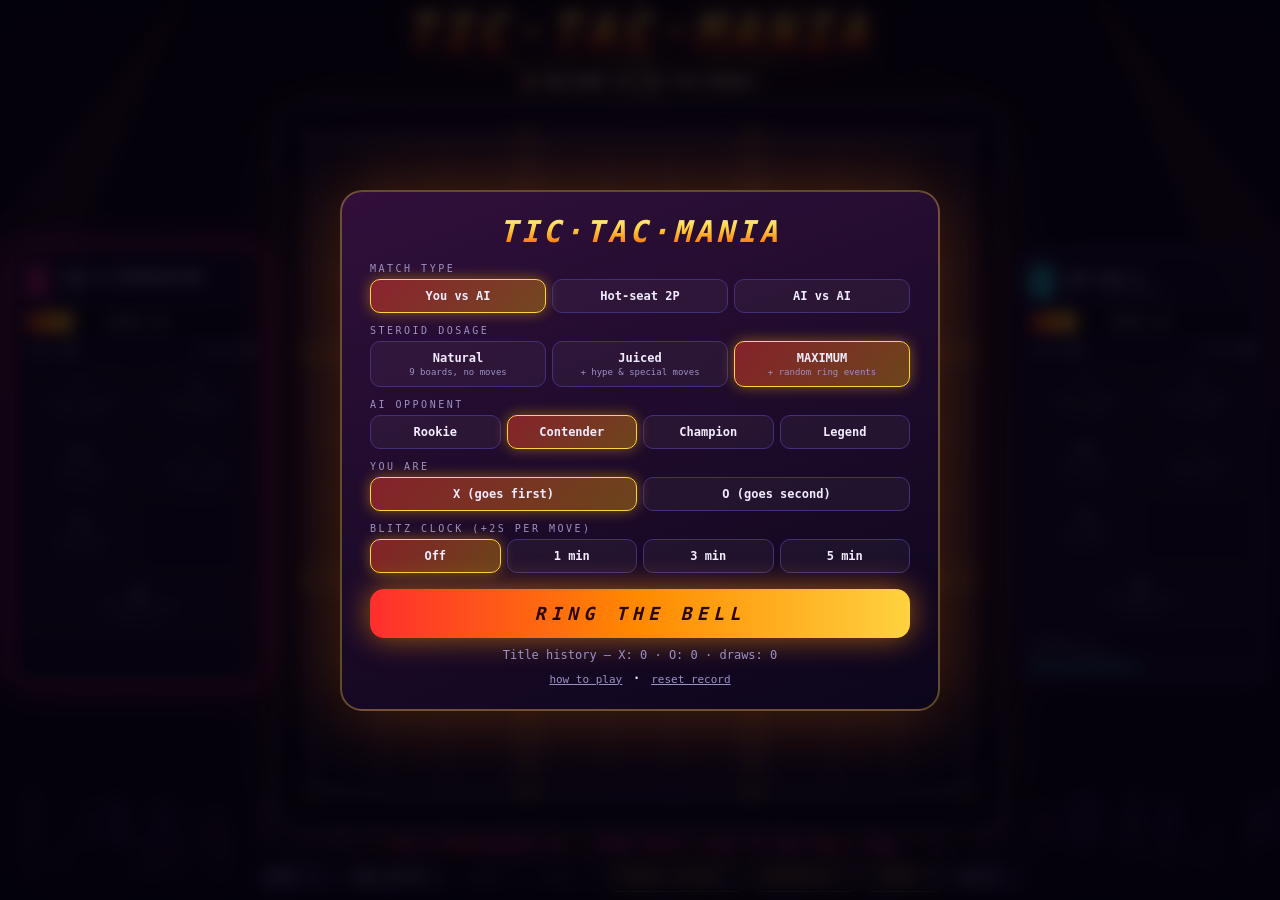
<file: apps/ringside/tic-tac-mania.html>
<!DOCTYPE html>
<html lang="en">
<head>
<meta charset="UTF-8">
<meta name="viewport" content="width=device-width, initial-scale=1.0">
<title>TIC·TAC·MANIA — Maximum Steroids Edition</title>
<style>
  :root { --x: #ff2e88; --o: #2ef2ff; --bg: #07040f; --panel: rgba(22, 10, 40, 0.8); --line: #44307a; --text: #f1ecff; --dim: #9b90c4; --gold: #ffd23f; }
  * { box-sizing: border-box; margin: 0; padding: 0; }
  html, body { height: 100%; background: var(--bg); color: var(--text); overflow: hidden; font-family: "SF Mono", ui-monospace, Menlo, Consolas, monospace; user-select: none; -webkit-user-select: none; }
  #bgc { position: fixed; inset: 0; z-index: 0; }
  #fx { position: fixed; inset: 0; z-index: 50; pointer-events: none; }
  #app { position: relative; z-index: 1; height: 100%; display: flex; flex-direction: column; align-items: center; padding: 8px; gap: 6px; }
  header { text-align: center; line-height: 1; }
  h1 { font-size: clamp(26px, 4vw, 46px); letter-spacing: .18em; font-weight: 900; font-style: italic; display: inline-block; position: relative;
       background: linear-gradient(180deg, #fff6b0 0%, #ffd23f 35%, #ff7a00 65%, #ff2e2e 100%); -webkit-background-clip: text; background-clip: text; color: transparent;
       filter: drop-shadow(0 0 2px #000) drop-shadow(0 3px 0 #6a0018) drop-shadow(0 0 18px rgba(255, 120, 0, .6)); animation: titlePump 1.6s ease-in-out infinite; }
  @keyframes titlePump { 50% { transform: scale(1.04) skewX(-4deg); } }
  .sub { font-size: 10px; letter-spacing: .55em; color: var(--gold); text-transform: uppercase; margin-top: 4px; opacity: .85; }
  #ticker { min-height: 20px; font-size: 13px; font-weight: 800; letter-spacing: .06em; color: #fff; text-align: center; max-width: 96vw; text-shadow: 0 0 10px rgba(255, 200, 60, .8); }
  #ticker.flash { animation: tick .6s ease-out; }
  @keyframes tick { from { transform: scale(1.35); color: var(--gold); } }

  main { display: flex; align-items: center; justify-content: center; gap: 16px; flex: 1; min-height: 0; width: 100%; }
  #boardWrap { position: relative; will-change: transform; }
  #board { display: block; border-radius: 20px; cursor: pointer; background: radial-gradient(circle at 50% 40%, rgba(40, 18, 70, .9), rgba(8, 4, 20, .92));
           box-shadow: 0 0 0 3px #2a1a50, 0 0 0 6px #ffd23f22, 0 0 70px rgba(255, 140, 0, .18), inset 0 0 50px rgba(0,0,0,.7); }
  #board.targeting { cursor: crosshair; }

  .pcard { width: 250px; background: var(--panel); border: 2px solid var(--line); border-radius: 18px; padding: 12px; display: flex; flex-direction: column; gap: 8px;
           backdrop-filter: blur(6px); transition: box-shadow .3s, border-color .3s, transform .3s; }
  .pcard.active { transform: scale(1.03); }
  #p1.active { border-color: var(--x); box-shadow: 0 0 34px rgba(255, 46, 136, .55); }
  #p2.active { border-color: var(--o); box-shadow: 0 0 34px rgba(46, 242, 255, .55); }
  .pname { display: flex; align-items: center; gap: 10px; }
  .sym { font-size: 40px; font-weight: 900; line-height: 1; }
  #p1 .sym { color: var(--x); text-shadow: 0 0 16px var(--x); } #p2 .sym { color: var(--o); text-shadow: 0 0 16px var(--o); }
  .nm { font-size: 13px; font-weight: 900; letter-spacing: .06em; font-style: italic; }
  .who small { display: block; font-size: 9px; color: var(--dim); letter-spacing: .2em; margin-top: 2px; }
  .timer { font-size: 26px; font-weight: 800; text-align: center; padding: 2px; border-radius: 10px; background: rgba(0,0,0,.35); }
  .timer.low { color: #ff4d4d; animation: blink .5s infinite alternate; } .timer.hidden { display: none; }
  @keyframes blink { to { opacity: .45 } }
  .hype { position: relative; height: 22px; border-radius: 11px; background: rgba(0,0,0,.45); overflow: hidden; border: 1px solid rgba(255,255,255,.12); }
  .hype i { position: absolute; inset: 0 auto 0 0; width: 20%; transition: width .45s cubic-bezier(.3,1.5,.5,1);
            background: linear-gradient(90deg, #ff2e2e, #ff8a00, #ffd23f); box-shadow: 0 0 14px #ff8a00; }
  .hype.full i { background: linear-gradient(90deg, #ffd23f, #fff, #ffd23f); background-size: 200% 100%; animation: shimmer 0.8s linear infinite; }
  .hype span { position: relative; display: block; text-align: center; font-size: 11px; font-weight: 900; line-height: 22px; letter-spacing: .15em; text-shadow: 0 1px 2px #000; }
  .hype.hidden { display: none; }
  .stats { display: flex; justify-content: space-between; font-size: 11px; color: var(--dim); } .stats b { color: var(--text); font-size: 14px; }
  .moves { display: grid; grid-template-columns: 1fr 1fr; gap: 5px; } .moves.hidden { display: none; }
  .mv { font: inherit; font-size: 10px; font-weight: 800; letter-spacing: .04em; color: var(--text); background: rgba(255,255,255,.05); border: 1px solid var(--line);
        border-radius: 9px; padding: 6px 4px; cursor: pointer; transition: all .12s; text-align: center; line-height: 1.25; }
  .mv .ic { font-size: 18px; display: block; } .mv .c { color: var(--gold); font-size: 9px; }
  .mv:hover:not(:disabled) { background: rgba(255,210,63,.18); transform: translateY(-2px); border-color: var(--gold); }
  .mv:disabled { opacity: .28; cursor: not-allowed; filter: grayscale(1); }
  .mv.armed { background: var(--gold); color: #1a1000; border-color: var(--gold); box-shadow: 0 0 18px var(--gold); } .mv.armed .c { color: #1a1000; }
  .mv.flexmv { grid-column: span 2; }
  .mv.flexmv:not(:disabled) { animation: flexGlow .7s infinite alternate; border-color: var(--gold); }
  @keyframes flexGlow { to { box-shadow: 0 0 22px #ffd23f, inset 0 0 12px #ff8a00; } }
  .think { font-size: 10px; color: var(--dim); min-height: 26px; line-height: 1.4; }
  .confbar { height: 3px; border-radius: 2px; background: rgba(255,255,255,.1); overflow: hidden; margin-top: 3px; }
  .confbar i { display: block; height: 100%; width: 50%; transition: width .4s; } #p1 .confbar i { background: var(--x); } #p2 .confbar i { background: var(--o); }

  #status { font-size: 14px; letter-spacing: .06em; text-align: center; min-height: 20px; font-weight: 800; }
  #controls { display: flex; flex-wrap: wrap; gap: 6px; justify-content: center; }
  .btn { font: inherit; font-size: 11px; font-weight: 800; letter-spacing: .1em; text-transform: uppercase; color: var(--text); background: var(--panel); border: 1px solid var(--line); border-radius: 10px; padding: 7px 11px; cursor: pointer; }
  .btn:hover:not(:disabled) { border-color: var(--gold); box-shadow: 0 0 14px rgba(255,210,63,.4); } .btn:disabled { opacity: .35; cursor: not-allowed; }
  .btn.on { border-color: var(--gold); color: var(--gold); } .btn .k { opacity: .5; font-size: 9px; }

  #eventBanner { position: fixed; left: 0; right: 0; top: 38%; z-index: 55; pointer-events: none; text-align: center; opacity: 0; }
  #eventBanner.go { animation: sweep 2.6s cubic-bezier(.2,.9,.2,1) forwards; }
  #eventBanner .strip { display: inline-block; padding: 14px 60px; background: linear-gradient(90deg, transparent, rgba(255, 30, 60, .92) 15%, rgba(255, 120, 0, .92) 85%, transparent); transform: skewX(-12deg); }
  #eventBanner .t { font-size: clamp(28px, 6vw, 64px); font-weight: 900; font-style: italic; letter-spacing: .08em; color: #fff; text-shadow: 0 4px 0 #6a0018, 0 0 30px #ffd23f; }
  #eventBanner .d { font-size: 14px; font-weight: 800; color: #fff7d0; letter-spacing: .12em; }
  @keyframes sweep { 0% { opacity: 0; transform: translateX(-60%) scale(1.4); } 14% { opacity: 1; transform: translateX(0) scale(1); } 80% { opacity: 1; transform: translateX(3%); } 100% { opacity: 0; transform: translateX(60%) scale(.9); } }

  .overlay { position: fixed; inset: 0; z-index: 60; display: flex; align-items: center; justify-content: center; background: rgba(4, 2, 10, .8); backdrop-filter: blur(8px); }
  .overlay.hidden { display: none; }
  .box { background: linear-gradient(160deg, rgba(50, 16, 60, .97), rgba(12, 6, 28, .97)); border: 2px solid #ffd23f55; border-radius: 22px; padding: 22px 28px;
         width: min(600px, 94vw); max-height: 94vh; overflow-y: auto; box-shadow: 0 0 80px rgba(255, 120, 0, .3); }
  .box h2 { font-size: 30px; font-style: italic; letter-spacing: .12em; text-align: center; margin-bottom: 14px; font-weight: 900;
            background: linear-gradient(180deg, #fff6b0, #ffd23f 40%, #ff5a00); -webkit-background-clip: text; background-clip: text; color: transparent; }
  .row { margin-bottom: 12px; } .row label { display: block; font-size: 10px; letter-spacing: .25em; color: var(--dim); margin-bottom: 5px; text-transform: uppercase; }
  .seg { display: flex; gap: 6px; flex-wrap: wrap; }
  .seg button { flex: 1; font: inherit; font-size: 12px; font-weight: 800; padding: 9px 6px; border-radius: 10px; cursor: pointer; background: rgba(255,255,255,.04); color: var(--text); border: 1px solid var(--line); min-width: 70px; }
  .seg button small { display: block; font-size: 9px; color: var(--dim); font-weight: 400; margin-top: 2px; }
  .seg button.sel { background: linear-gradient(135deg, rgba(255,60,40,.45), rgba(255,180,0,.35)); border-color: var(--gold); box-shadow: 0 0 14px rgba(255,180,0,.45); }
  .row.disabled { opacity: .3; pointer-events: none; }
  .go { width: 100%; font: inherit; font-size: 18px; font-weight: 900; font-style: italic; letter-spacing: .3em; padding: 14px; border-radius: 14px; border: none; cursor: pointer; color: #2a0800; margin-top: 4px;
        background: linear-gradient(90deg, #ff2e2e, #ff8a00, #ffd23f, #ff8a00, #ff2e2e); background-size: 200% 100%; animation: shimmer 2.5s linear infinite; box-shadow: 0 0 30px rgba(255,140,0,.6); }
  .go:hover { filter: brightness(1.15); }
  .go.alt { background: rgba(255,255,255,.08); color: var(--text); animation: none; box-shadow: none; font-size: 13px; padding: 10px; border: 1px solid var(--line); font-style: normal; }
  @keyframes shimmer { to { background-position: 200% 0 } }
  .help { font-size: 13px; line-height: 1.55; color: #ddd3f5; }
  .help h3 { color: var(--gold); font-size: 13px; letter-spacing: .15em; margin: 12px 0 4px; }
  .help kbd { background: rgba(255,255,255,.1); border-radius: 4px; padding: 1px 5px; font-size: 11px; }
  .help table { border-collapse: collapse; width: 100%; font-size: 12px; } .help td { padding: 3px 6px; border-bottom: 1px solid rgba(255,255,255,.07); vertical-align: top; }
  .scoreline { text-align: center; font-size: 12px; color: var(--dim); margin-top: 10px; }
  .linky { background: none; border: none; color: var(--dim); font: inherit; font-size: 11px; text-decoration: underline; cursor: pointer; }
  #banner .box { text-align: center; animation: pop .5s cubic-bezier(.2, 1.6, .4, 1); }
  #bannerBelt { font-size: 70px; animation: titlePump 1s infinite; }
  #bannerTitle { font-size: clamp(30px, 6vw, 56px); font-weight: 900; font-style: italic; letter-spacing: .08em; margin-bottom: 6px; }
  #bannerSub { color: var(--dim); margin-bottom: 16px; font-size: 13px; }
  @keyframes pop { from { transform: scale(.5); opacity: 0 } }

  @media (max-width: 999px) {
    main { flex-direction: column; gap: 6px; }
    .pcard { width: min(600px, 98vw); flex-direction: row; flex-wrap: wrap; align-items: center; padding: 6px 8px; gap: 6px; }
    .pcard.active { transform: none; }
    .pname { flex: 1; } .sym { font-size: 26px; } .timer { font-size: 16px; padding: 2px 8px; }
    .hype { width: 100%; height: 16px; } .hype span { line-height: 16px; font-size: 9px; }
    .moves { grid-template-columns: repeat(6, 1fr); width: 100%; } .mv.flexmv { grid-column: auto; } .mv { font-size: 8px; padding: 3px 2px; } .mv .ic { font-size: 14px; }
    .stats, .think { display: none; }
  }
</style>
<script src="peerjs.min.js"></script>
<script src="net.js"></script>
</head>
<body>
<canvas id="bgc"></canvas>
<div id="app">
  <header>
    <h1>TIC·TAC·MANIA</h1>
    <div class="sub">★ maximum steroids edition ★</div>
  </header>
  <div id="ticker"></div>
  <main>
    <aside class="pcard" id="p1"></aside>
    <div id="boardWrap"><canvas id="board"></canvas></div>
    <aside class="pcard" id="p2"></aside>
  </main>
  <div id="status"></div>
  <nav id="controls">
    <button class="btn" id="bMenu">Menu <span class="k">esc</span></button>
    <button class="btn" id="bNew">New Match <span class="k">N</span></button>
    <button class="btn" id="bUndo">Undo <span class="k">U</span></button>
    <button class="btn" id="bHint">Hint <span class="k">H</span></button>
    <button class="btn" id="bThreat">Threat Vision <span class="k">T</span></button>
    <button class="btn" id="bVoice">Announcer <span class="k">V</span></button>
    <button class="btn" id="bSound">Sound <span class="k">M</span></button>
    <button class="btn" id="bHelp">Rules <span class="k">?</span></button>
  </nav>
</div>
<div id="eventBanner"><div class="strip"><div class="t"></div><div class="d"></div></div></div>
<canvas id="fx"></canvas>

<div id="menu" class="overlay">
  <div class="box">
    <h2>TIC·TAC·MANIA</h2>
    <div class="row"><label>Match type</label>
      <div class="seg" data-key="mode"><button data-v="pvai">You vs AI</button><button data-v="pvp">Hot-seat 2P</button><button data-v="aivai">AI vs AI</button></div></div>
    <div class="row"><label>Steroid dosage</label>
      <div class="seg" data-key="juice">
        <button data-v="pure">Natural<small>9 boards, no moves</small></button>
        <button data-v="juiced">Juiced<small>+ hype &amp; special moves</small></button>
        <button data-v="max">MAXIMUM<small>+ random ring events</small></button>
      </div></div>
    <div class="row" id="rowLevel"><label>AI opponent</label>
      <div class="seg" data-key="level"><button data-v="easy">Rookie</button><button data-v="medium">Contender</button><button data-v="hard">Champion</button><button data-v="insane">Legend</button></div></div>
    <div class="row" id="rowSide"><label>You are</label>
      <div class="seg" data-key="side"><button data-v="1">X (goes first)</button><button data-v="2">O (goes second)</button></div></div>
    <div class="row"><label>Blitz clock (+2s per move)</label>
      <div class="seg" data-key="clock"><button data-v="0">Off</button><button data-v="60">1 min</button><button data-v="180">3 min</button><button data-v="300">5 min</button></div></div>
    <button class="go" id="bStart">RING THE BELL</button>
    <button class="go alt" id="bResume" style="margin-top:8px">Resume match</button>
    <div class="scoreline" id="scoreline"></div>
    <div style="text-align:center;margin-top:6px"><button class="linky" id="bRules2">how to play</button> · <button class="linky" id="bResetScore">reset record</button></div>
  </div>
</div>

<div id="help" class="overlay hidden">
  <div class="box help">
    <h2>THE RULEBOOK</h2>
    <p>The arena has <b>9 rings</b>, and each ring is a tic-tac-toe board. Win a ring's tic-tac-toe to <b>capture</b> it. Capture <b>3 rings in a row</b> to become champion.</p>
    <h3>WHERE YOU PLAY, THEY GO</h3>
    <p>The cell you pick inside a ring sends your opponent to the matching ring. Play the top-right cell and they must play in the top-right ring. If that ring is already decided or caged, they get a <b>free move</b> anywhere.</p>
    <p>If all 9 rings are decided and nobody has 3 in a row, the player who captured the most rings wins.</p>
    <h3>HYPE &amp; SPECIAL MOVES (Juiced &amp; MAXIMUM)</h3>
    <p>You gain hype from moves, big hype from captures, more from combos, and sympathy hype when you get hit. Before placing, spend it on special moves (each one at most once per turn). You can stack as many as you can afford:</p>
    <table>
      <tr><td>🪑 STEEL CHAIR</td><td>30</td><td>Smash one enemy piece in an uncaptured ring.</td></tr>
      <tr><td>🪢 ROPE BREAK</td><td>25</td><td>Ignore where you were sent and play in any open ring.</td></tr>
      <tr><td>🤝 TAG TEAM</td><td>45</td><td>You take two placements this turn.</td></tr>
      <tr><td>😈 HEEL TURN</td><td>55</td><td>Turn an enemy piece into yours. This can capture a ring on the spot.</td></tr>
      <tr><td>💥 ATOMIC LEG DROP</td><td>80</td><td>Wipe an entire ring, captured or not, back to empty.</td></tr>
      <tr><td>💪 MAXIMUM FLEX</td><td>100</td><td>Your next placement captures that ring instantly.</td></tr>
    </table>
    <h3>RING EVENTS (MAXIMUM only)</h3>
    <p>Every few turns the arena goes nuts: 🌋 <b>Earthquake</b> rotates the whole arena 90° · 🧲 <b>Gravity</b> makes pieces fall · ⛓️ <b>Steel Cage</b> locks a ring · 🪑 <b>Chair Shower</b> gives everyone hype · 🎆 <b>Pyro</b> blows up random pieces · 🌑 <b>Blackout</b> hides every piece · 🔁 <b>Switcheroo</b> swaps all pieces in a ring.</p>
    <h3>TOOLS</h3>
    <p><b>Threat Vision</b>: <span style="color:#ff5050">red</span> means that cell sends your opponent somewhere they can capture a ring, <span style="color:#ff2020">pulsing red</span> means they can win the match from there, and <span style="color:#ffaa33">orange</span> hands them a free move. <b>Hint</b> asks the AI for your best placement.</p>
    <h3>KEYS</h3>
    <p><kbd>1</kbd>–<kbd>6</kbd> special moves · <kbd>N</kbd> new · <kbd>U</kbd> undo · <kbd>H</kbd> hint · <kbd>T</kbd> threat vision · <kbd>V</kbd> announcer · <kbd>M</kbd> mute · <kbd>Esc</kbd> cancel / menu</p>
    <button class="go" id="bHelpClose" style="margin-top:14px">LET'S GO</button>
  </div>
</div>

<div id="banner" class="overlay hidden">
  <div class="box">
    <div id="bannerBelt">🏆</div>
    <div id="bannerTitle"></div>
    <div id="bannerSub"></div>
    <button class="go" id="bAgain">REMATCH</button>
    <button class="go alt" id="bBannerMenu" style="margin-top:8px">Menu</button>
    <button class="go alt" id="bBannerView" style="margin-top:8px">Look at the carnage</button>
  </div>
</div>

<!-- ======================= MCTS WORKER ======================= -->
<script type="text/plain" id="workerSrc">
const L = [[0,1,2],[3,4,5],[6,7,8],[0,3,6],[1,4,7],[2,5,8],[0,4,8],[2,4,6]];
function sw(c, b) {
  const o = b * 9;
  for (let i = 0; i < 8; i++) { const l = L[i]; const v = c[o + l[0]]; if (v && v === c[o + l[1]] && v === c[o + l[2]]) return v; }
  for (let i = 0; i < 9; i++) if (!c[o + i]) return 0;
  return 3;
}
function mw(B) {
  for (let i = 0; i < 8; i++) { const l = L[i]; const v = B[l[0]]; if ((v === 1 || v === 2) && v === B[l[1]] && v === B[l[2]]) return v; }
  let a = 0, b = 0;
  for (let i = 0; i < 9; i++) { if (!B[i]) return 0; if (B[i] === 1) a++; else if (B[i] === 2) b++; }
  return a > b ? 1 : b > a ? 2 : 3;
}
function gen(c, B, n, out) {
  let k = 0;
  if (n >= 0 && !B[n]) { for (let i = 0; i < 9; i++) if (!c[n * 9 + i]) out[k++] = n * 9 + i; }
  else { for (let b = 0; b < 9; b++) { if (B[b]) continue; for (let i = 0; i < 9; i++) if (!c[b * 9 + i]) out[k++] = b * 9 + i; } }
  return k;
}
function Node(p, m, pl) { this.p = p; this.m = m; this.pl = pl; this.ch = []; this.un = null; this.w = 0; this.v = 0; this.t = 0; }
onmessage = (e) => {
  const { cells, boards, next, turn, ms, id } = e.data;
  const rc = Int8Array.from(cells), rB = Int8Array.from(boards);
  const c = new Int8Array(81), B = new Int8Array(9), buf = new Int16Array(81);
  let nx = next, pl = turn;
  function play(m) { const b = (m / 9) | 0; c[m] = pl; B[b] = sw(c, b); const ci = m % 9; nx = B[ci] ? -1 : ci; pl = 3 - pl; }
  const n0 = gen(rc, rB, next, buf);
  const rootMoves = Array.from(buf.subarray(0, n0));
  for (const m of rootMoves) {
    c.set(rc); B.set(rB); nx = next; pl = turn; play(m);
    if (mw(B) === turn) { postMessage({ id, move: m, winrate: 1, iters: 0 }); return; }
  }
  const root = new Node(null, -1, 3 - turn);
  root.un = rootMoves.slice();
  const t0 = performance.now(); let it = 0; const C = 1.25;
  while (true) {
    if ((it & 127) === 0 && performance.now() - t0 > ms) break;
    it++;
    c.set(rc); B.set(rB); nx = next; pl = turn;
    let node = root, r = 0;
    while (true) {
      if (node.t) { r = node.t; break; }
      if (node.un === null) { const k = gen(c, B, nx, buf); node.un = Array.from(buf.subarray(0, k)); }
      if (node.un.length > 0) {
        const i = (Math.random() * node.un.length) | 0;
        const m = node.un[i]; node.un[i] = node.un[node.un.length - 1]; node.un.pop();
        const mover = pl; play(m);
        const child = new Node(node, m, mover); node.ch.push(child); node = child;
        r = mw(B); if (r) child.t = r;
        break;
      }
      let best = null, bv = -1; const lnN = Math.log(node.v);
      for (let i = 0; i < node.ch.length; i++) { const ch = node.ch[i]; const u = ch.w / ch.v + C * Math.sqrt(lnN / ch.v); if (u > bv) { bv = u; best = ch; } }
      node = best; play(node.m);
    }
    while (!r) {
      const k = gen(c, B, nx, buf);
      let m = buf[(Math.random() * k) | 0];
      if (Math.random() < 0.5) {
        for (let j = 0; j < k; j++) { const mm = buf[j], b = (mm / 9) | 0; c[mm] = pl; const s = sw(c, b); c[mm] = 0; if (s === pl) { m = mm; break; } }
      }
      play(m); r = mw(B);
    }
    for (let n = node; n; n = n.p) { n.v++; if (r === 3) n.w += 0.5; else if (r === n.pl) n.w += 1; }
  }
  let best = null;
  for (const ch of root.ch) if (!best || ch.v > best.v) best = ch;
  postMessage({ id, move: best ? best.m : rootMoves[0], winrate: best ? best.w / best.v : 0.5, iters: it });
};
</script>

<!-- ======================= ENGINE (pure rules, no DOM) ======================= -->
<script id="engine">
const LINES = [[0,1,2],[3,4,5],[6,7,8],[0,3,6],[1,4,7],[2,5,8],[0,4,8],[2,4,6]];
const RING_NAMES = ['top-left', 'top', 'top-right', 'left', 'center', 'right', 'bottom-left', 'bottom', 'bottom-right'];
const MOVES = {
  chair:   { cost: 30,  icon: '🪑', name: 'STEEL CHAIR' },
  rope:    { cost: 25,  icon: '🪢', name: 'ROPE BREAK' },
  tag:     { cost: 45,  icon: '🤝', name: 'TAG TEAM' },
  heel:    { cost: 55,  icon: '😈', name: 'HEEL TURN' },
  legdrop: { cost: 80,  icon: '💥', name: 'LEG DROP' },
  flex:    { cost: 100, icon: '💪', name: 'MAXIMUM FLEX' },
};
const MOVE_KEYS = ['chair', 'rope', 'tag', 'heel', 'legdrop', 'flex'];
const EVENTS = {
  quake:   { icon: '🌋', name: 'EARTHQUAKE',    desc: 'the whole arena rotates 90°' },
  gravity: { icon: '🧲', name: 'GRAVITY STORM', desc: 'every piece in open rings falls' },
  cage:    { icon: '⛓️', name: 'STEEL CAGE',    desc: 'a ring is locked for 4 moves' },
  chairs:  { icon: '🪑', name: 'CHAIR SHOWER',  desc: 'the crowd throws chairs: +30 hype each' },
  pyro:    { icon: '🎆', name: 'PYRO MISFIRE',  desc: 'random pieces explode' },
  blackout:{ icon: '🌑', name: 'BLACKOUT',      desc: 'all pieces are hidden for 2 moves' },
  switch:  { icon: '🔁', name: 'SWITCHEROO',    desc: 'a ring swaps X and O' },
};
const HYPE_MAX = 100;

function smallStatus(cells, b) {
  const o = b * 9;
  for (const [a, bb, c] of LINES) { const v = cells[o + a]; if (v && v === cells[o + bb] && v === cells[o + c]) return v; }
  for (let i = 0; i < 9; i++) if (!cells[o + i]) return 0;
  return 3;
}
function metaResult(boards) {
  for (const L of LINES) { const v = boards[L[0]]; if ((v === 1 || v === 2) && v === boards[L[1]] && v === boards[L[2]]) return { w: v, line: L }; }
  if (boards.every(x => x)) {
    let a = 0, b = 0; boards.forEach(x => { if (x === 1) a++; else if (x === 2) b++; });
    return { w: a > b ? 1 : b > a ? 2 : 3, line: null, tiebreak: true };
  }
  return { w: 0 };
}
function newState(juice) {
  return { juice, cells: Array(81).fill(0), boards: Array(9).fill(0), next: -1, turn: 1, winner: 0, winLine: null, tiebreak: false, timeout: false,
           last: -1, wild: false, doubleLeft: 0, flex: false, used: [], hype: { 1: 20, 2: 20 }, streak: { 1: 0, 2: 0 },
           moveNo: 0, lock: { b: -1, until: 0 }, blackoutUntil: 0, nextEvent: 8 };
}
const cloneState = s => JSON.parse(JSON.stringify(s));
const addHype = (s, p, n) => { s.hype[p] = Math.max(0, Math.min(HYPE_MAX, s.hype[p] + n)); };
const isLocked = (s, b) => s.lock.b === b && s.moveNo < s.lock.until;
const isFree = s => s.wild || s.next === -1 || isLocked(s, s.next);
const playableBoard = (s, b) => !s.boards[b] && !isLocked(s, b);

function legalMoves(s) {
  if (s.winner) return [];
  const free = isFree(s), out = [];
  for (let b = 0; b < 9; b++) {
    if (!playableBoard(s, b) || (!free && b !== s.next)) continue;
    for (let c = 0; c < 9; c++) if (!s.cells[b * 9 + c]) out.push(b * 9 + c);
  }
  if (!out.length) { // only a caged ring is left: the cage gives way
    for (let b = 0; b < 9; b++) if (!s.boards[b]) for (let c = 0; c < 9; c++) if (!s.cells[b * 9 + c]) out.push(b * 9 + c);
  }
  return out;
}
function setWinnerIfAny(s) {
  if (s.winner) return;
  const m = metaResult(s.boards);
  if (m.w) { s.winner = m.w; s.winLine = m.line; s.tiebreak = !!m.tiebreak; }
}
// Re-check every open ring (after abilities/events). Returns newly captured rings.
function rescan(s) {
  const caps = [];
  for (let b = 0; b < 9; b++) {
    if (s.boards[b]) continue;
    const st = smallStatus(s.cells, b);
    if (st) { s.boards[b] = st; caps.push({ b, st }); if (st !== 3) addHype(s, st, 25); }
  }
  if (s.next >= 0 && s.boards[s.next]) s.next = -1;
  setWinnerIfAny(s);
  return caps;
}
function endTurn(s) { s.turn = 3 - s.turn; s.used = []; s.wild = false; s.flex = false; }

function applyMove(s, idx) {
  const b = (idx / 9) | 0, c = idx % 9, mover = s.turn, opp = 3 - mover;
  s.cells[idx] = mover;
  const prev = s.boards[b];
  let st = smallStatus(s.cells, b), flexed = false;
  if (s.flex && st !== mover) { st = mover; flexed = true; }
  s.flex = false;
  s.boards[b] = st;
  const captured = !prev && st ? st : 0;
  addHype(s, mover, 5);
  if (captured === mover) { s.streak[mover]++; addHype(s, mover, 25 + 10 * (s.streak[mover] - 1)); addHype(s, opp, 8); }
  else if (!captured) s.streak[mover] = 0;
  s.next = s.boards[c] ? -1 : c;
  s.last = idx; s.wild = false; s.moveNo++;
  setWinnerIfAny(s);
  let turnEnded = false;
  if (!s.winner) {
    if (s.doubleLeft > 0) s.doubleLeft--;
    else { endTurn(s); turnEnded = true; }
  }
  return { board: b, captured, mover, flexed, combo: s.streak[mover], turnEnded };
}

// ---- special moves ----
function moveTargets(s, k) {
  const me = s.turn, opp = 3 - me, out = [];
  if (k === 'chair' || k === 'heel') { for (let i = 0; i < 81; i++) if (s.cells[i] === opp && !s.boards[(i / 9) | 0]) out.push(i); }
  else if (k === 'legdrop') {
    for (let b = 0; b < 9; b++) {
      if (s.boards[b] === opp || s.boards[b] === 3) { out.push(b); continue; }
      if (!s.boards[b]) for (let c = 0; c < 9; c++) if (s.cells[b * 9 + c] === opp) { out.push(b); break; }
    }
  }
  return out;
}
function canUse(s, k) {
  if (s.winner || s.juice === 'pure' || s.used.includes(k) || s.hype[s.turn] < MOVES[k].cost) return false;
  if (k === 'rope') return !isFree(s);
  if (k === 'tag') return s.doubleLeft === 0;
  if (k === 'flex') return !s.flex;
  if (k === 'chair' || k === 'heel' || k === 'legdrop') return moveTargets(s, k).length > 0;
  return true;
}
// Returns info for visuals. target = cell index (chair/heel) or ring index (legdrop).
function useMove(s, k, target) {
  const me = s.turn, opp = 3 - me;
  addHype(s, me, -MOVES[k].cost); s.used.push(k);
  const info = { k, me, target, caps: [], cleared: [] };
  if (k === 'rope') s.wild = true;
  else if (k === 'tag') s.doubleLeft = 1;
  else if (k === 'flex') s.flex = true;
  else if (k === 'chair') { s.cells[target] = 0; addHype(s, opp, 15); }
  else if (k === 'heel') { s.cells[target] = me; addHype(s, opp, 10); info.caps = rescan(s); }
  else if (k === 'legdrop') {
    for (let c = 0; c < 9; c++) if (s.cells[target * 9 + c]) { info.cleared.push(target * 9 + c); s.cells[target * 9 + c] = 0; }
    s.boards[target] = 0; addHype(s, opp, 15);
    if (s.last >= 0 && ((s.last / 9) | 0) === target) s.last = -1;
  }
  return info;
}

// ---- ring events ----
const rot = i => (i % 3) * 3 + (2 - ((i / 3) | 0)); // 90° clockwise on a 3x3 grid
function applyEvent(s, type, rnd = Math.random) {
  const info = { type, cells: [], b: -1 };
  const openRings = [...Array(9).keys()].filter(b => !s.boards[b]);
  const pick = arr => arr[(rnd() * arr.length) | 0];
  if (type === 'quake') {
    const nc = Array(81).fill(0), nb = Array(9).fill(0);
    for (let b = 0; b < 9; b++) { nb[rot(b)] = s.boards[b]; for (let c = 0; c < 9; c++) nc[rot(b) * 9 + rot(c)] = s.cells[b * 9 + c]; }
    s.cells = nc; s.boards = nb;
    if (s.next >= 0) s.next = rot(s.next);
    if (s.last >= 0) s.last = rot((s.last / 9) | 0) * 9 + rot(s.last % 9);
    if (s.lock.b >= 0) s.lock.b = rot(s.lock.b);
  } else if (type === 'gravity') {
    for (const b of openRings) for (let col = 0; col < 3; col++) {
      const vals = [6, 3, 0].map(r => s.cells[b * 9 + r + col]).filter(v => v);
      [6, 3, 0].forEach((r, i) => { s.cells[b * 9 + r + col] = vals[i] || 0; });
    }
    s.last = -1; info.caps = rescan(s);
  } else if (type === 'cage') {
    const cand = openRings.filter(b => b !== s.lock.b);
    if (cand.length > 1) { info.b = pick(cand); s.lock = { b: info.b, until: s.moveNo + 4 }; }
  } else if (type === 'chairs') { addHype(s, 1, 30); addHype(s, 2, 30); }
  else if (type === 'pyro') {
    const pieces = []; for (const b of openRings) for (let c = 0; c < 9; c++) if (s.cells[b * 9 + c]) pieces.push(b * 9 + c);
    for (let n = 0; n < 3 && pieces.length; n++) { const i = (rnd() * pieces.length) | 0; info.cells.push(pieces[i]); s.cells[pieces[i]] = 0; pieces.splice(i, 1); }
    if (info.cells.includes(s.last)) s.last = -1;
  } else if (type === 'blackout') { s.blackoutUntil = s.moveNo + 2; }
  else if (type === 'switch') {
    const cand = openRings.filter(b => s.cells.slice(b * 9, b * 9 + 9).filter(v => v).length >= 2);
    if (cand.length) { info.b = pick(cand); for (let c = 0; c < 9; c++) { const v = s.cells[info.b * 9 + c]; if (v) s.cells[info.b * 9 + c] = 3 - v; } info.caps = rescan(s); }
  }
  s.nextEvent = s.moveNo + 6 + ((rnd() * 5) | 0);
  return info;
}
function eventDue(s) { return s.juice === 'max' && !s.winner && s.moveNo >= s.nextEvent; }
function randomEventType(rnd = Math.random) { const k = Object.keys(EVENTS); return k[(rnd() * k.length) | 0]; }

// ---- analysis helpers ----
function cellsFor(s, free) {
  if (!free) return legalMoves(s);
  const out = []; for (let b = 0; b < 9; b++) if (playableBoard(s, b)) for (let c = 0; c < 9; c++) if (!s.cells[b * 9 + c]) out.push(b * 9 + c);
  return out;
}
function winningMoves(s, player, free) {
  const res = { meta: [], capture: [] };
  for (const i of cellsFor(s, free)) {
    const b = (i / 9) | 0;
    s.cells[i] = player; const st = smallStatus(s.cells, b); s.cells[i] = 0;
    if (st === player) { res.capture.push(i); const nb = s.boards.slice(); nb[b] = player; if (metaResult(nb).w === player) res.meta.push(i); }
  }
  return res;
}
function threatMap(s) {
  const map = new Map();
  if (s.winner || s.doubleLeft > 0) return map;
  for (const m of legalMoves(s)) {
    const t = cloneState(s); applyMove(t, m);
    if (t.winner || t.turn === s.turn) { map.set(m, 0); continue; }
    const w = winningMoves(t, t.turn, false);
    map.set(m, w.meta.length ? 3 : w.capture.length ? 2 : isFree(t) ? 1 : 0);
  }
  return map;
}
// Boards as the MCTS worker should see them: a caged ring counts as dead.
function workerBoards(s) {
  const b = s.boards.slice();
  if (s.lock.b >= 0 && isLocked(s, s.lock.b) && b.filter(x => !x).length > 1) b[s.lock.b] = 3;
  return b;
}
if (typeof module !== 'undefined') module.exports = {};
</script>

<!-- ======================= GAME / UI ======================= -->
<script>
(() => {
'use strict';
const $ = id => document.getElementById(id);
const RGB = { 1: [255, 46, 136], 2: [46, 242, 255], 3: [150, 150, 175] };
const rgba = (p, a) => `rgba(${RGB[p][0]},${RGB[p][1]},${RGB[p][2]},${a})`;
const SYM = { 1: 'X', 2: 'O' };
const LEVELS = {
  easy:   { ms: 60,   rand: 0.35, smart: false, label: 'ROOKIE' },
  medium: { ms: 450,  rand: 0,    smart: true,  label: 'CONTENDER' },
  hard:   { ms: 1500, rand: 0,    smart: true,  label: 'CHAMPION' },
  insane: { ms: 4000, rand: 0,    smart: true,  label: 'LEGEND' },
};
const GIMMICKS = {
  1: ['THE X-TERMINATOR', 'MACHO MAN X', 'X-TREME MACHINE', 'RAVAGER X', 'CAPTAIN CROSSBONES', 'THE X FACTOR', 'DOUBLE-CROSS DAN'],
  2: ['THE BIG O', 'THE O-BLITERATOR', 'ZERO MERCY', 'THE DONUT OF DOOM', 'O-VERLORD', 'THE HOLE-Y TERROR', 'RING OF FIRE'],
};
const ease = t => 1 - Math.pow(1 - t, 3);
const easeBack = t => { const c1 = 1.9, c3 = c1 + 1; return 1 + c3 * Math.pow(t - 1, 3) + c1 * Math.pow(t - 1, 2); };
const clamp01 = t => t < 0 ? 0 : t > 1 ? 1 : t;
const pick = a => a[(Math.random() * a.length) | 0];
const sleep = ms => new Promise(r => setTimeout(r, ms));

// ---------------- settings ----------------
const store = { get(k) { try { return localStorage.getItem(k); } catch (e) { return null; } }, set(k, v) { try { localStorage.setItem(k, v); } catch (e) {} } };
const DEFAULTS = { mode: 'pvai', level: 'medium', side: '1', juice: 'max', clock: '0' };
let settings = Object.assign({}, DEFAULTS, JSON.parse(store.get('ttm-settings') || '{}'));
// ---- RINGSIDE: the front menu passes the choices in the URL; online play goes through RingNet ----
const RS = new URLSearchParams(location.search), EMBED = RS.has('mode'), GAME_ID = 'ttt';
if (EMBED) for (const k of ['mode', 'level', 'side', 'juice', 'clock']) if (RS.get(k)) settings[k] = RS.get(k);
const ONLINE = EMBED && settings.mode === 'online';
if (ONLINE) settings.clock = '0';
let gameRnd = Math.random, pendingNames = null, remoteQ = [], applyingRemote = false, startingNet = false;
let scores = JSON.parse(store.get('ttm-scores') || '{"1":0,"2":0,"3":0}');
let prefs = Object.assign({ sound: true, threat: true, voice: true }, JSON.parse(store.get('ttm-prefs') || '{}'));
const save = () => { store.set('ttm-settings', JSON.stringify(settings)); store.set('ttm-scores', JSON.stringify(scores)); store.set('ttm-prefs', JSON.stringify(prefs)); };

// ---------------- state ----------------
let state = newState(settings.juice);
let history = [];
let names = { 1: GIMMICKS[1][0], 2: GIMMICKS[2][0] };
let markTime = new Float64Array(81), boardTime = new Float64Array(9), winTime = 0, rotStart = -1e9;
let legalSet = new Set(), threats = new Map();
let hoverIdx = -1, hintIdx = -1, targetMode = null;
let clock = { 1: 0, 2: 0 }, clockOn = false;
let aiToken = 0, aiThinking = 0, aiInfo = { 1: null, 2: null }, aiBusy = false;
let menuOpen = true, gameStarted = false, gameOverShown = false, lastTickSecond = -1;

const isAI = p => settings.mode === 'aivai' || (settings.mode === 'pvai' && String(p) !== settings.side);
const isRemote = p => ONLINE && String(p) !== settings.side;
const humanTurn = () => !state.winner && !menuOpen && !isAI(state.turn) && !isRemote(state.turn) && !(ONLINE && !RingNet.connected);
const juiced = () => state.juice !== 'pure';
const blackout = () => state.moveNo < state.blackoutUntil && !state.winner;

// ---------------- audio ----------------
const sfx = {
  ctx: null, master: null, crowd: null,
  init() {
    if (this.ctx) { if (this.ctx.state === 'suspended') this.ctx.resume(); return; }
    try {
      this.ctx = new (window.AudioContext || window.webkitAudioContext)();
      this.master = this.ctx.createGain(); this.master.gain.value = prefs.sound ? 0.33 : 0;
      const comp = this.ctx.createDynamicsCompressor(); this.master.connect(comp); comp.connect(this.ctx.destination);
      // looping crowd murmur
      const n = this.ctx.sampleRate * 3, buf = this.ctx.createBuffer(2, n, this.ctx.sampleRate);
      for (let ch = 0; ch < 2; ch++) { const d = buf.getChannelData(ch); let last = 0; for (let i = 0; i < n; i++) { last = (last + 0.04 * (Math.random() * 2 - 1)) / 1.04; d[i] = last * 3.2; } }
      const src = this.ctx.createBufferSource(); src.buffer = buf; src.loop = true;
      const bp = this.ctx.createBiquadFilter(); bp.type = 'bandpass'; bp.frequency.value = 700; bp.Q.value = 0.5;
      this.crowd = this.ctx.createGain(); this.crowd.gain.value = 0.15;
      src.connect(bp); bp.connect(this.crowd); this.crowd.connect(this.master); src.start();
    } catch (e) { this.ctx = null; }
  },
  setOn(on) { if (this.master) this.master.gain.setTargetAtTime(on ? 0.33 : 0, this.ctx.currentTime, 0.05); },
  cheer(amount = 1) {
    if (!this.crowd) return; const t = this.ctx.currentTime, g = this.crowd.gain;
    g.cancelScheduledValues(t); g.setTargetAtTime(0.15 + 1.6 * amount, t, 0.06); g.setTargetAtTime(0.15, t + 0.5 + amount, 0.9);
  },
  tone(f, d, type = 'sine', v = 0.3, f2 = null, delay = 0) {
    if (!this.ctx) return;
    const t = this.ctx.currentTime + delay, o = this.ctx.createOscillator(), g = this.ctx.createGain();
    o.type = type; o.frequency.setValueAtTime(f, t); if (f2) o.frequency.exponentialRampToValueAtTime(f2, t + d);
    g.gain.setValueAtTime(0.0001, t); g.gain.exponentialRampToValueAtTime(v, t + 0.008); g.gain.exponentialRampToValueAtTime(0.0001, t + d);
    o.connect(g); g.connect(this.master); o.start(t); o.stop(t + d + 0.05);
  },
  noise(d, v, f0 = 3000, f1 = 80, delay = 0) {
    if (!this.ctx) return;
    const t = this.ctx.currentTime + delay, n = Math.floor(this.ctx.sampleRate * d), buf = this.ctx.createBuffer(1, n, this.ctx.sampleRate), data = buf.getChannelData(0);
    for (let i = 0; i < n; i++) data[i] = (Math.random() * 2 - 1) * Math.pow(1 - i / n, 2);
    const src = this.ctx.createBufferSource(), flt = this.ctx.createBiquadFilter(), g = this.ctx.createGain();
    src.buffer = buf; flt.type = 'lowpass'; flt.frequency.setValueAtTime(f0, t); flt.frequency.exponentialRampToValueAtTime(f1, t + d);
    g.gain.value = v; src.connect(flt); flt.connect(g); g.connect(this.master); src.start(t);
  },
  bell(times = 3) { for (let i = 0; i < times; i++) { this.tone(1320, 1.1, 'triangle', 0.35, null, i * 0.32); this.tone(3420, 0.6, 'sine', 0.12, null, i * 0.32); this.tone(2210, 0.8, 'sine', 0.1, null, i * 0.32); } },
  place(p) { p === 1 ? this.tone(620, 0.11, 'square', 0.12, 940) : this.tone(360, 0.15, 'triangle', 0.3, 560); this.noise(0.08, 0.3, 900, 60); },
  capture(p, combo) {
    const base = (p === 1 ? 523 : 440) * Math.pow(1.06, Math.min(combo, 6));
    [1, 1.26, 1.5, 2].forEach((m, i) => this.tone(base * m, 0.22, 'sawtooth', 0.12, null, i * 0.06));
    this.tone(base / 2, 0.5, 'sine', 0.4, base / 4); this.noise(0.4, 0.6, 1500, 50); this.cheer(0.6 + combo * 0.15);
  },
  clang() { [523, 1187, 1873, 2633, 3301].forEach(f => this.tone(f, 0.7, 'square', 0.05, f * 0.98)); this.noise(0.25, 0.7, 9000, 1500); this.cheer(0.8); },
  boom() { this.noise(1.1, 1, 3000, 30); this.tone(80, 0.9, 'sine', 0.8, 25); this.cheer(1); },
  power() { this.tone(300, 0.35, 'sawtooth', 0.12, 1600); this.tone(450, 0.35, 'square', 0.06, 2400, 0.05); this.cheer(0.4); },
  flex() { [110, 165, 220, 330].forEach(f => this.tone(f, 1.2, 'sawtooth', 0.09, f * 2)); this.noise(1.2, 0.4, 200, 4000); this.cheer(1.2); },
  heel() { [440, 415, 392, 370].forEach((f, i) => this.tone(f, 0.25, 'sawtooth', 0.1, null, i * 0.12)); this.cheer(0.5); },
  event() { this.tone(200, 0.5, 'sawtooth', 0.15, 900); this.tone(205, 0.5, 'sawtooth', 0.15, 905, 0.25); this.noise(0.6, 0.4, 200, 6000); this.cheer(0.9); },
  quake() { this.noise(1.6, 0.9, 120, 40); this.tone(45, 1.5, 'sine', 0.9, 30); },
  win() { [523, 659, 784, 1046, 784, 1046, 1318].forEach((f, i) => this.tone(f, 0.28, 'square', 0.1, null, i * 0.11)); this.cheer(2); },
  lose() { [440, 392, 349, 262].forEach((f, i) => this.tone(f, 0.35, 'triangle', 0.25, f * 0.97, i * 0.2)); this.cheer(0.4); },
  draw() { this.tone(220, 0.4, 'triangle', 0.2, 160); },
  err() { this.tone(150, 0.14, 'sawtooth', 0.12, 100); },
  tick() { this.tone(1800, 0.03, 'square', 0.08); },
  click() { this.tone(900, 0.03, 'square', 0.05); },
};

// ---------------- announcer ----------------
const announcer = {
  voice: null,
  pickVoice() {
    if (!window.speechSynthesis) return;
    const vs = speechSynthesis.getVoices().filter(v => /^en/i.test(v.lang));
    this.voice = vs.find(v => /Daniel|Fred|Ralph|Alex|Aaron|Arthur|Gordon|Rocko|Grandpa/i.test(v.name)) || vs[0] || null;
  },
  say(text, priority = 1) {
    const tk = $('ticker'); tk.textContent = '📣 ' + text; tk.classList.remove('flash'); void tk.offsetWidth; tk.classList.add('flash');
    if (!prefs.voice || !prefs.sound || !window.speechSynthesis) return;
    if (speechSynthesis.speaking) { if (priority < 2) return; speechSynthesis.cancel(); }
    const u = new SpeechSynthesisUtterance(text.replace(/[^\w\s!?',.-]/g, ''));
    if (!this.voice) this.pickVoice();
    if (this.voice) u.voice = this.voice;
    u.rate = 1.12; u.pitch = 0.6; u.volume = 1;
    speechSynthesis.speak(u);
  },
};
if (window.speechSynthesis) speechSynthesis.onvoiceschanged = () => announcer.pickVoice();
const N = p => names[p];
const LINES_SAY = {
  capture: (p, b) => pick([`${N(p)} TAKES THE ${RING_NAMES[b].toUpperCase()} RING!`, `OH MY! ${N(p)} CAPTURES THE ${RING_NAMES[b].toUpperCase()} RING!`,
    `WHATCHA GONNA DO NOW, ${N(3 - p)}?!`, `THE CROWD IS ON ITS FEET! ${N(p)} GRABS ANOTHER RING!`, `${N(p)} IS PLAYING WITH POWER!`]),
  combo: (p, n) => `COMBO TIMES ${n}! ${N(p)} IS ON A RAMPAGE, BROTHER!`,
  chair: p => pick([`STEEL CHAIR! ${N(p)} GRABS A STEEL CHAIR! THAT'S ILLEGAL!`, `BAH GAWD, A CHAIR SHOT! ${N(3 - p)} IS DOWN!`]),
  heel: p => pick([`HEEL TURN! ${N(p)} TURNED ${N(3 - p)}'S OWN PIECE! THE BETRAYAL!`, `THE TREACHERY! A HEEL TURN BY ${N(p)}!`]),
  legdrop: (p, b) => `ATOMIC LEG DROP! ${N(p)} FLATTENS THE ${RING_NAMES[b].toUpperCase()} RING!`,
  tag: p => `TAG TEAM! ${N(p)} GETS TWO MOVES!`,
  rope: p => `ROPE BREAK! ${N(p)} CAN GO ANYWHERE!`,
  flex: p => `${N(p)} IS FLEXING! MAXIMUM FLEX! THE NEXT RING IS AUTOMATIC!`,
  quake: () => 'EARTHQUAKE! THE WHOLE ARENA IS SPINNING!',
  gravity: () => 'GRAVITY STORM! EVERYTHING IS FALLING!',
  cage: b => b >= 0 ? `THE STEEL CAGE IS COMING DOWN ON THE ${RING_NAMES[b].toUpperCase()} RING!` : 'THE CAGE IS STUCK IN THE RAFTERS!',
  chairs: () => 'THE FANS ARE THROWING CHAIRS! EVERYBODY GETS HYPE!',
  pyro: () => 'PYRO MISFIRE! THE PIECES ARE EXPLODING!',
  blackout: () => 'WHO TURNED OFF THE LIGHTS?!',
  switch: b => b >= 0 ? `SWITCHEROO! THE ${RING_NAMES[b].toUpperCase()} RING HAS FLIPPED SIDES!` : 'SWITCHEROO... BUT NOTHING TO SWITCH!',
};

// ---------------- canvases & layout ----------------
const cv = $('board'), g = cv.getContext('2d');
const fxc = $('fx'), fg = fxc.getContext('2d');
const bgc = $('bgc'), bg = bgc.getContext('2d');
let S = 600, dpr = 1, M, BIG, PAD, SM;
function resize() {
  dpr = Math.min(window.devicePixelRatio || 1, 2);
  const wide = innerWidth >= 1000;
  S = wide ? Math.min(innerWidth - 560, innerHeight - 175) : Math.min(innerWidth - 16, innerHeight - 330);
  S = Math.max(270, Math.floor(S));
  cv.width = S * dpr; cv.height = S * dpr; cv.style.width = S + 'px'; cv.style.height = S + 'px';
  M = S * 0.03; BIG = (S - 2 * M) / 3; PAD = BIG * 0.08; SM = (BIG - 2 * PAD) / 3;
  for (const c of [fxc, bgc]) { c.width = innerWidth * dpr; c.height = innerHeight * dpr; c.style.width = innerWidth + 'px'; c.style.height = innerHeight + 'px'; }
}
window.addEventListener('resize', resize);
const boardXY = b => ({ x: M + (b % 3) * BIG + PAD, y: M + ((b / 3) | 0) * BIG + PAD, w: BIG - 2 * PAD });
function cellXY(idx) {
  const b = (idx / 9) | 0, c = idx % 9, B = boardXY(b);
  return { x: B.x + (c % 3) * SM, y: B.y + ((c / 3) | 0) * SM, cx: B.x + (c % 3 + 0.5) * SM, cy: B.y + ((c / 3 | 0) + 0.5) * SM };
}
function hitTest(e) {
  const r = cv.getBoundingClientRect(), x = (e.clientX - r.left) * (S / r.width), y = (e.clientY - r.top) * (S / r.height);
  for (let b = 0; b < 9; b++) {
    const B = boardXY(b);
    if (x >= B.x && x < B.x + B.w && y >= B.y && y < B.y + B.w) return b * 9 + Math.min(2, Math.floor((y - B.y) / SM)) * 3 + Math.min(2, Math.floor((x - B.x) / SM));
  }
  return -1;
}
const toScreen = (x, y) => { const r = cv.getBoundingClientRect(); return { x: r.left + x * (r.width / S), y: r.top + y * (r.height / S) }; };
const ringCenter = b => { const B = boardXY(b); return { x: B.x + B.w / 2, y: B.y + B.w / 2 }; };

// ---------------- FX ----------------
let parts = [], shake = 0, zoom = 0;
function burst(x, y, p, n = 18, speed = 220, size = 3, col) {
  const s = toScreen(x, y);
  for (let i = 0; i < n; i++) { const a = Math.random() * 6.283, v = speed * (0.3 + Math.random()); parts.push({ k: 'spark', x: s.x, y: s.y, vx: Math.cos(a) * v, vy: Math.sin(a) * v, life: 0, max: 0.5 + Math.random() * 0.6, p, col, size: size * (0.5 + Math.random()) }); }
}
function ring(x, y, p, maxR = 160, col) { const s = toScreen(x, y); parts.push({ k: 'ring', x: s.x, y: s.y, life: 0, max: 0.7, p, col, r: maxR }); }
function popup(text, x, y, p, big = false) { const s = toScreen(x, y); parts.push({ k: 'text', x: s.x, y: s.y, vy: -60, life: 0, max: big ? 1.8 : 1.2, p, text, size: big ? Math.max(28, S * 0.085) : Math.max(16, S * 0.045) }); }
function confetti(n = 260) {
  for (let i = 0; i < n; i++) parts.push({ k: 'conf', x: Math.random() * innerWidth, y: -20 - Math.random() * innerHeight * 0.6, vx: (Math.random() - 0.5) * 120, vy: 120 + Math.random() * 240,
    life: 0, max: 4 + Math.random() * 2, col: `hsl(${Math.random() * 360},100%,62%)`, rot: Math.random() * 6, vr: (Math.random() - 0.5) * 12, w: 6 + Math.random() * 6, h: 3 + Math.random() * 4 });
}
function explosion(x, y, scale = 1) {
  const s = toScreen(x, y);
  for (let i = 0; i < 90 * scale; i++) { const a = Math.random() * 6.283, v = 80 + Math.random() * 520 * scale; parts.push({ k: 'spark', x: s.x, y: s.y, vx: Math.cos(a) * v, vy: Math.sin(a) * v, life: 0, max: 0.6 + Math.random() * 0.9, col: `hsl(${10 + Math.random() * 40},100%,${50 + Math.random() * 30}%)`, size: 2 + Math.random() * 5 }); }
  parts.push({ k: 'ring', x: s.x, y: s.y, life: 0, max: 0.6, col: '#ffb030', r: 260 * scale });
  flash();
}
function flash(col = '#fff3d0', a = 0.35) { parts.push({ k: 'flash', life: 0, max: 0.3, col, a }); }
function chairSprite(x, y) { const s = toScreen(x, y); parts.push({ k: 'emoji', ch: '🪑', x: s.x - 200, y: s.y - 260, tx: s.x, ty: s.y, life: 0, max: 0.35, size: S * 0.12, spin: 8 }); }
function updateFx(dt) {
  fg.setTransform(dpr, 0, 0, dpr, 0, 0); fg.clearRect(0, 0, innerWidth, innerHeight);
  const keep = [];
  for (const q of parts) {
    q.life += dt; if (q.life >= q.max) { if (q.onDone) q.onDone(); continue; } keep.push(q);
    const t = q.life / q.max;
    if (q.k === 'spark') {
      q.vx *= 0.96; q.vy = q.vy * 0.96 + 260 * dt; q.x += q.vx * dt; q.y += q.vy * dt;
      fg.globalAlpha = 1 - t; fg.fillStyle = q.col || rgba(q.p, 1); fg.beginPath(); fg.arc(q.x, q.y, q.size * (1 - t * 0.5), 0, 7); fg.fill();
    } else if (q.k === 'ring') {
      fg.globalAlpha = (1 - t) * 0.9; fg.strokeStyle = q.col || rgba(q.p, 1); fg.lineWidth = 6 * (1 - t) + 1; fg.beginPath(); fg.arc(q.x, q.y, q.r * ease(t), 0, 7); fg.stroke();
    } else if (q.k === 'text') {
      q.y += q.vy * dt; q.vy *= 0.97;
      const sc = t < 0.15 ? easeBack(t / 0.15) : 1;
      fg.globalAlpha = t > 0.7 ? (1 - t) / 0.3 : 1;
      fg.font = `italic 900 ${q.size * sc}px ui-monospace, Menlo, monospace`; fg.textAlign = 'center'; fg.textBaseline = 'middle';
      fg.lineWidth = 6; fg.strokeStyle = '#3a0010'; fg.strokeText(q.text, q.x, q.y);
      fg.shadowColor = q.p ? rgba(q.p, 1) : '#ffd23f'; fg.shadowBlur = 22; fg.fillStyle = q.p ? '#fff' : '#ffe680'; fg.fillText(q.text, q.x, q.y); fg.shadowBlur = 0;
    } else if (q.k === 'conf') {
      q.x += q.vx * dt + Math.sin(q.life * 3 + q.rot) * 40 * dt; q.y += q.vy * dt; q.rot += q.vr * dt;
      fg.globalAlpha = t > 0.8 ? (1 - t) / 0.2 : 1; fg.fillStyle = q.col; fg.save(); fg.translate(q.x, q.y); fg.rotate(q.rot); fg.fillRect(-q.w / 2, -q.h / 2, q.w, q.h); fg.restore();
    } else if (q.k === 'flash') {
      fg.globalAlpha = (1 - t) * q.a; fg.fillStyle = q.col; fg.fillRect(0, 0, innerWidth, innerHeight);
    } else if (q.k === 'emoji') {
      const e = ease(t); fg.globalAlpha = 1; fg.font = `${q.size}px serif`; fg.textAlign = 'center'; fg.textBaseline = 'middle';
      fg.save(); fg.translate(q.x + (q.tx - q.x) * e, q.y + (q.ty - q.y) * e); fg.rotate(q.spin * t); fg.fillText(q.ch, 0, 0); fg.restore();
    }
  }
  fg.globalAlpha = 1; parts = keep;
  shake *= Math.pow(0.02, dt); zoom *= Math.pow(0.004, dt);
  const wrap = $('boardWrap');
  if (shake > 0.3 || zoom > 0.002) wrap.style.transform = `translate(${(Math.random() - 0.5) * shake}px,${(Math.random() - 0.5) * shake}px) rotate(${(Math.random() - 0.5) * shake * 0.05}deg) scale(${1 + zoom})`;
  else if (wrap.style.transform) wrap.style.transform = '';
}
function showEvent(icon, title, desc) {
  const eb = $('eventBanner'); eb.querySelector('.t').textContent = `${icon} ${title}`; eb.querySelector('.d').textContent = desc;
  eb.classList.remove('go'); void eb.offsetWidth; eb.classList.add('go');
}

// ---------------- background arena ----------------
const stars = Array.from({ length: 110 }, () => ({ x: Math.random(), y: Math.random() * 0.4, s: Math.random() * 1.5 + 0.2, tw: Math.random() * 6 }));
const crowd = Array.from({ length: 160 }, (_, i) => ({ x: Math.random(), row: i % 4, h: 0.6 + Math.random() * 0.5, ph: Math.random() * 6 }));
let bgHue = { r: 255, g: 120, b: 40 }, excitement = 0.2;
function drawBg(now) {
  const W = innerWidth, H = innerHeight; bg.setTransform(dpr, 0, 0, dpr, 0, 0);
  const target = state.winner ? RGB[state.winner] : RGB[state.turn];
  bgHue.r += (target[0] - bgHue.r) * 0.03; bgHue.g += (target[1] - bgHue.g) * 0.03; bgHue.b += (target[2] - bgHue.b) * 0.03;
  const col = a => `rgba(${bgHue.r | 0},${bgHue.g | 0},${bgHue.b | 0},${a})`;
  const dark = blackout() ? 0.25 : 1;
  const grd = bg.createLinearGradient(0, 0, 0, H); grd.addColorStop(0, '#04010a'); grd.addColorStop(0.6, '#12051f'); grd.addColorStop(1, '#030108');
  bg.fillStyle = grd; bg.fillRect(0, 0, W, H);
  for (const s of stars) { bg.globalAlpha = (0.3 + 0.5 * Math.abs(Math.sin(now / 900 + s.tw))) * dark; bg.fillStyle = '#fff'; bg.fillRect(s.x * W, s.y * H, s.s, s.s); }
  // sweeping spotlights
  bg.globalCompositeOperation = 'lighter';
  for (let i = 0; i < 3; i++) {
    const sx = W * (0.15 + 0.35 * i), ang = Math.sin(now / (1800 + i * 500) + i * 2) * 0.55 + Math.PI / 2, len = H * 1.3, wdt = 0.13;
    const gr = bg.createRadialGradient(sx, -20, 0, sx, -20, len);
    const c = i === 1 ? `rgba(255,220,140,${0.12 * dark})` : col(0.12 * dark); gr.addColorStop(0, c); gr.addColorStop(1, 'rgba(0,0,0,0)');
    bg.fillStyle = gr; bg.beginPath(); bg.moveTo(sx, -20); bg.lineTo(sx + Math.cos(ang - wdt) * len, -20 + Math.sin(ang - wdt) * len); bg.lineTo(sx + Math.cos(ang + wdt) * len, -20 + Math.sin(ang + wdt) * len); bg.closePath(); bg.fill();
  }
  bg.globalCompositeOperation = 'source-over';
  // crowd silhouettes bouncing with excitement
  excitement += (0.2 - excitement) * 0.01;
  const base = H;
  for (const c of crowd) {
    const rowY = base - c.row * 22 - 10, bounce = Math.abs(Math.sin(now / (160 + c.row * 30) + c.ph)) * 14 * excitement;
    const x = c.x * W, y = rowY - bounce - 26 * c.h;
    bg.fillStyle = `rgba(${10 + c.row * 6},${4 + c.row * 3},${20 + c.row * 8},1)`;
    bg.beginPath(); bg.arc(x, y, 9 * c.h, 0, 7); bg.fill(); bg.fillRect(x - 12 * c.h, y + 6, 24 * c.h, 40);
    if (excitement > 0.5 && Math.sin(now / 90 + c.ph * 10) > 0.6) { bg.fillRect(x - 13 * c.h, y - 20 * c.h, 4, 18 * c.h); bg.fillRect(x + 9 * c.h, y - 20 * c.h, 4, 18 * c.h); }
  }
  // camera flashes
  const flashes = 1 + excitement * 10;
  for (let i = 0; i < flashes; i++) if (Math.random() < 0.08) { const x = Math.random() * W, y = H - Math.random() * 110; bg.fillStyle = 'rgba(255,255,255,0.9)'; bg.beginPath(); bg.arc(x, y, 1.5 + Math.random() * 2.5, 0, 7); bg.fill(); }
}
const hype = (amount) => { excitement = Math.min(1.2, excitement + amount); };

// ---------------- board render ----------------
function rr(x, y, w, h, r, ctx = g) { ctx.beginPath(); ctx.moveTo(x + r, y); ctx.arcTo(x + w, y, x + w, y + h, r); ctx.arcTo(x + w, y + h, x, y + h, r); ctx.arcTo(x, y + h, x, y, r); ctx.arcTo(x, y, x + w, y, r); ctx.closePath(); }
function drawMark(p, cx, cy, r, prog, alpha, lw, glow = 10) {
  if (prog <= 0) return;
  g.save(); g.globalAlpha = alpha; g.lineCap = 'round'; g.lineWidth = lw; g.strokeStyle = rgba(p, 1); g.shadowColor = rgba(p, 1); g.shadowBlur = glow;
  const sc = easeBack(clamp01(prog * 1.4)); g.translate(cx, cy); g.scale(sc, sc);
  if (p === 1) {
    const a = clamp01(prog * 2), b = clamp01(prog * 2 - 1);
    g.beginPath(); g.moveTo(-r, -r); g.lineTo(-r + 2 * r * ease(a), -r + 2 * r * ease(a)); g.stroke();
    if (b > 0) { g.beginPath(); g.moveTo(r, -r); g.lineTo(r - 2 * r * ease(b), -r + 2 * r * ease(b)); g.stroke(); }
  } else if (p === 2) { g.beginPath(); g.arc(0, 0, r, -Math.PI / 2, -Math.PI / 2 + 6.2832 * ease(clamp01(prog))); g.stroke(); }
  else { g.beginPath(); g.moveTo(-r, 0); g.lineTo(-r + 2 * r * ease(clamp01(prog)), 0); g.stroke(); }
  g.restore();
}
function drawRing(B, active, turnP, pulse, st) {
  // canvas mat
  rr(B.x - PAD * 0.6, B.y - PAD * 0.6, B.w + PAD * 1.2, B.w + PAD * 1.2, PAD * 0.5);
  g.fillStyle = active ? rgba(turnP, 0.08 + 0.07 * pulse) : st === 1 || st === 2 ? rgba(st, 0.09) : 'rgba(255,255,255,0.03)'; g.fill();
  // three ropes
  const ropeCols = active ? [rgba(turnP, 0.95), 'rgba(255,255,255,0.8)', rgba(turnP, 0.95)] : ['rgba(220,60,70,0.45)', 'rgba(230,230,240,0.35)', 'rgba(60,110,230,0.45)'];
  g.save(); if (active) { g.shadowColor = rgba(turnP, 1); g.shadowBlur = 10 + 14 * pulse; }
  for (let i = 0; i < 3; i++) { const o = PAD * (0.55 - i * 0.14); g.strokeStyle = ropeCols[i]; g.lineWidth = active ? 2 : 1.3; rr(B.x - o, B.y - o, B.w + 2 * o, B.w + 2 * o, PAD * 0.4); g.stroke(); }
  g.restore();
  // turnbuckles
  g.fillStyle = active ? '#ffd23f' : 'rgba(255,210,63,0.45)';
  for (const [dx, dy] of [[0, 0], [1, 0], [0, 1], [1, 1]]) { g.beginPath(); g.arc(B.x - PAD * 0.55 + dx * (B.w + PAD * 1.1), B.y - PAD * 0.55 + dy * (B.w + PAD * 1.1), Math.max(2.5, PAD * 0.22), 0, 7); g.fill(); }
}
function draw(now) {
  g.setTransform(dpr, 0, 0, dpr, 0, 0); g.clearRect(0, 0, S, S);
  const rt = clamp01((now - rotStart) / 1100);
  if (rt < 1) { g.translate(S / 2, S / 2); g.rotate(-Math.PI / 2 * (1 - easeBack(rt))); g.translate(-S / 2, -S / 2); }
  const pulse = 0.5 + 0.5 * Math.sin(now / 260), free = isFree(state), turnP = state.turn;
  const showActive = !state.winner && !menuOpen && !targetMode;
  const dark = blackout();
  const tCells = targetMode === 'chair' || targetMode === 'heel' ? new Set(moveTargets(state, targetMode)) : null;
  const tRings = targetMode === 'legdrop' ? new Set(moveTargets(state, 'legdrop')) : null;
  const hb = hoverIdx >= 0 ? (hoverIdx / 9) | 0 : -1;

  for (let b = 0; b < 9; b++) {
    const B = boardXY(b), st = state.boards[b], locked = isLocked(state, b) && !st;
    const active = showActive && playableBoard(state, b) && (free || state.next === b) && legalSet.size;
    drawRing(B, active, turnP, pulse, st);
    if (threatOn() && humanTurn() && active && !dark) {
      for (let c = 0; c < 9; c++) {
        const i = b * 9 + c, lvl = threats.get(i); if (!lvl) continue; const C = cellXY(i);
        g.fillStyle = lvl === 3 ? `rgba(255,20,20,${0.25 + 0.25 * pulse})` : lvl === 2 ? 'rgba(255,60,60,0.2)' : 'rgba(255,170,50,0.13)';
        rr(C.x + 3, C.y + 3, SM - 6, SM - 6, 6); g.fill();
      }
    }
    if (state.flex && humanTurn() && active && hb === b) { g.save(); g.fillStyle = `rgba(255,210,63,${0.12 + 0.12 * pulse})`; rr(B.x, B.y, B.w, B.w, 8); g.fill(); g.restore(); }
    g.strokeStyle = st ? 'rgba(170,150,230,0.12)' : 'rgba(190,170,240,0.42)'; g.lineWidth = 1.5; g.lineCap = 'round';
    for (let k = 1; k < 3; k++) {
      g.beginPath(); g.moveTo(B.x + k * SM, B.y + 4); g.lineTo(B.x + k * SM, B.y + B.w - 4); g.stroke();
      g.beginPath(); g.moveTo(B.x + 4, B.y + k * SM); g.lineTo(B.x + B.w - 4, B.y + k * SM); g.stroke();
    }
    for (let c = 0; c < 9; c++) {
      const i = b * 9 + c, v = state.cells[i]; if (!v) continue; const C = cellXY(i);
      if (dark && !st) { g.fillStyle = `rgba(255,255,255,${0.05 + 0.05 * pulse})`; g.font = `${SM * 0.4}px ui-monospace, Menlo, monospace`; g.textAlign = 'center'; g.textBaseline = 'middle'; g.fillText('?', C.cx, C.cy); continue; }
      drawMark(v, C.cx, C.cy, SM * 0.26, (now - markTime[i]) / 260, st ? 0.2 : 1, Math.max(2, SM * 0.09), 8);
      if (tCells && tCells.has(i)) { g.save(); g.strokeStyle = `rgba(255,210,63,${0.5 + 0.5 * pulse})`; g.lineWidth = 2; g.setLineDash([4, 4]); g.lineDashOffset = -now / 40; g.beginPath(); g.arc(C.cx, C.cy, SM * 0.42, 0, 7); g.stroke(); g.restore(); }
    }
    if (st) {
      const prog = (now - boardTime[b]) / 520;
      if (st === 3) drawMark(3, B.x + B.w / 2, B.y + B.w / 2, B.w * 0.3, prog, 0.6, Math.max(3, B.w * 0.05), 0);
      else drawMark(st, B.x + B.w / 2, B.y + B.w / 2, B.w * 0.33, prog, 0.95, Math.max(5, B.w * 0.09), 26);
    }
    if (locked) {
      g.save(); g.strokeStyle = 'rgba(180,190,210,0.75)'; g.lineWidth = Math.max(2, PAD * 0.25);
      for (let k = 0; k <= 6; k++) { const x = B.x - PAD * 0.4 + k * (B.w + PAD * 0.8) / 6; g.beginPath(); g.moveTo(x, B.y - PAD * 0.4); g.lineTo(x, B.y + B.w + PAD * 0.4); g.stroke(); }
      g.fillStyle = 'rgba(10,10,20,0.35)'; g.fillRect(B.x, B.y, B.w, B.w);
      g.font = `${B.w * 0.28}px serif`; g.textAlign = 'center'; g.textBaseline = 'middle'; g.fillText('🔒', B.x + B.w / 2, B.y + B.w / 2 - B.w * 0.06);
      g.font = `900 ${B.w * 0.11}px ui-monospace, Menlo, monospace`; g.fillStyle = '#fff'; g.fillText(`${state.lock.until - state.moveNo} MOVES`, B.x + B.w / 2, B.y + B.w * 0.8); g.restore();
    }
    if (tRings && tRings.has(b)) { g.save(); g.strokeStyle = `rgba(255,80,30,${0.5 + 0.5 * pulse})`; g.lineWidth = 4; g.setLineDash([10, 6]); g.lineDashOffset = -now / 30; rr(B.x - PAD * 0.3, B.y - PAD * 0.3, B.w + PAD * 0.6, B.w + PAD * 0.6, 10); g.stroke();
      if (hb === b) { g.fillStyle = 'rgba(255,80,30,0.2)'; g.fill(); } g.restore(); }
  }
  // arena dividers
  g.save(); g.strokeStyle = 'rgba(255,210,63,0.55)'; g.lineWidth = Math.max(2, S * 0.005); g.setLineDash([S * 0.02, S * 0.015]); g.lineCap = 'round';
  for (let k = 1; k < 3; k++) { g.beginPath(); g.moveTo(M + k * BIG, M); g.lineTo(M + k * BIG, S - M); g.stroke(); g.beginPath(); g.moveTo(M, M + k * BIG); g.lineTo(S - M, M + k * BIG); g.stroke(); }
  g.restore();
  if (state.last >= 0 && !state.winner && !dark) { const C = cellXY(state.last), p = state.cells[state.last] || 3; g.save(); g.strokeStyle = rgba(p, 0.5 + 0.3 * pulse); g.lineWidth = 1.5; rr(C.x + 4, C.y + 4, SM - 8, SM - 8, 7); g.stroke(); g.restore(); }
  if (hintIdx >= 0 && humanTurn()) { const C = cellXY(hintIdx); g.save(); g.strokeStyle = '#ffd23f'; g.lineWidth = 3; g.shadowColor = '#ffd23f'; g.shadowBlur = 20; g.beginPath(); g.arc(C.cx, C.cy, SM * (0.36 + 0.06 * pulse), 0, 7); g.stroke(); g.restore(); }
  if (hoverIdx >= 0 && humanTurn()) {
    const C = cellXY(hoverIdx);
    if (tCells) { if (tCells.has(hoverIdx)) { g.save(); g.fillStyle = targetMode === 'heel' ? 'rgba(160,60,255,0.35)' : 'rgba(255,120,30,0.35)'; rr(C.x + 3, C.y + 3, SM - 6, SM - 6, 6); g.fill(); g.restore(); } }
    else if (!targetMode && legalSet.has(hoverIdx)) drawMark(state.turn, C.cx, C.cy, SM * 0.26, 1, 0.35, Math.max(2, SM * 0.09), 0);
  }
  if (state.winLine) {
    const t = ease(clamp01((now - winTime) / 700)), a = ringCenter(state.winLine[0]), z = ringCenter(state.winLine[2]);
    g.save(); g.strokeStyle = '#fff'; g.lineCap = 'round'; g.lineWidth = Math.max(8, S * 0.022); g.shadowColor = rgba(state.winner, 1); g.shadowBlur = 40 + 20 * pulse;
    g.beginPath(); g.moveTo(a.x, a.y); g.lineTo(a.x + (z.x - a.x) * t, a.y + (z.y - a.y) * t); g.stroke(); g.restore();
  }
  if (dark) { g.setTransform(dpr, 0, 0, dpr, 0, 0); const vg = g.createRadialGradient(S / 2, S / 2, S * 0.1, S / 2, S / 2, S * 0.75); vg.addColorStop(0, 'rgba(0,0,0,0.1)'); vg.addColorStop(1, 'rgba(0,0,0,0.7)'); g.fillStyle = vg; g.fillRect(0, 0, S, S); }
}
const threatOn = () => prefs.threat;

// ---------------- UI ----------------
function buildCards() {
  for (const p of [1, 2]) {
    $('p' + p).innerHTML = `
      <div class="pname"><span class="sym">${SYM[p]}</span><span class="who"><span class="nm"></span><small class="sub2"></small></span></div>
      <div class="timer"></div>
      <div class="hype"><i></i><span>HYPE 20</span></div>
      <div class="stats"><span>RINGS <b class="bw">0</b></span><span>TITLES <b class="sc">0</b></span></div>
      <div class="moves">${MOVE_KEYS.map((k, i) => `<button class="mv ${k === 'flex' ? 'flexmv' : ''}" data-mv="${k}" title="${MOVES[k].name} (${i + 1})"><span class="ic">${MOVES[k].icon}</span>${MOVES[k].name}<br><span class="c">${MOVES[k].cost} HYPE</span></button>`).join('')}</div>
      <div class="think"></div>`;
    $('p' + p).querySelectorAll('.mv').forEach(btn => btn.addEventListener('click', () => { sfx.init(); humanMove(p, btn.dataset.mv); }));
  }
}
const fmtClock = ms => { const s = Math.max(0, Math.ceil(ms / 1000)); return `${Math.floor(s / 60)}:${String(s % 60).padStart(2, '0')}`; };
function updateUI() {
  for (const p of [1, 2]) {
    const card = $('p' + p);
    card.classList.toggle('active', !state.winner && state.turn === p);
    card.querySelector('.nm').textContent = names[p];
    card.querySelector('.sub2').textContent = isRemote(p) ? 'FAR-OFF FOE' : settings.mode === 'pvp' ? `PLAYER ${p}` : isAI(p) ? `AI · ${LEVELS[settings.level].label}` : 'YOU';
    card.querySelector('.bw').textContent = state.boards.filter(x => x === p).length;
    card.querySelector('.sc').textContent = scores[p];
    const tm = card.querySelector('.timer'); tm.classList.toggle('hidden', !clockOn); tm.textContent = fmtClock(clock[p]);
    const hy = card.querySelector('.hype'); hy.classList.toggle('hidden', !juiced()); hy.classList.toggle('full', state.hype[p] >= 100);
    hy.querySelector('i').style.width = state.hype[p] + '%';
    hy.querySelector('span').textContent = state.hype[p] >= 100 ? '💪 MAXIMUM HYPE 💪' : `HYPE ${state.hype[p]}`;
    card.querySelector('.moves').classList.toggle('hidden', !juiced());
    card.querySelectorAll('.mv').forEach(btn => {
      const k = btn.dataset.mv, mine = state.turn === p && humanTurn();
      const armed = state.turn === p && (targetMode === k || (k === 'rope' && state.wild) || (k === 'tag' && state.doubleLeft > 0) || (k === 'flex' && state.flex));
      btn.disabled = !(mine && (canUse(state, k) || targetMode === k));
      btn.classList.toggle('armed', armed);
    });
    const th = card.querySelector('.think'), info = aiInfo[p];
    if (isAI(p)) {
      const conf = info ? Math.round(info.winrate * 100) : 50;
      const txt = aiThinking && state.turn === p ? 'scouting the future<span class="dots"></span>' : info && info.iters ? `${info.iters.toLocaleString()} futures simulated` : 'warming up…';
      th.innerHTML = `${txt}<br>win confidence: ${info ? conf + '%' : '—'}<div class="confbar"><i style="width:${conf}%"></i></div>`;
    } else th.innerHTML = '';
  }
  const st = $('status');
  if (state.winner) {
    st.style.color = state.winner === 3 ? '#ccc' : rgba(state.winner, 1);
    st.textContent = state.winner === 3 ? 'DOUBLE KNOCKOUT — DRAW' : `${names[state.winner]} (${SYM[state.winner]}) IS CHAMPION${state.timeout ? ' — ON TIME' : state.tiebreak ? ' — ON RING COUNT' : ''}!`;
  } else {
    st.style.color = rgba(state.turn, 1);
    const who = `${names[state.turn]} (${SYM[state.turn]})`;
    let msg;
    if (targetMode === 'chair') msg = `🪑 pick an enemy piece to smash (Esc to cancel)`;
    else if (targetMode === 'heel') msg = `😈 pick an enemy piece to turn to your side (Esc to cancel)`;
    else if (targetMode === 'legdrop') msg = `💥 pick a ring to flatten (Esc to cancel)`;
    else if (isRemote(state.turn)) msg = `${who} — waiting on your far-off foe…`;
    else if (isAI(state.turn)) msg = `${who} is plotting…`;
    else msg = `${who} — ` + (isFree(state) ? (state.wild ? '🪢 ROPE BREAK: play in ANY open ring' : 'FREE MOVE: play in any open ring') : `play in the ${RING_NAMES[state.next]} ring`);
    if (state.flex) msg += ' · 💪 FLEX: this placement captures the ring!';
    if (state.doubleLeft > 0) msg += ' · 🤝 TAG TEAM: one more placement after this';
    if (blackout()) msg += ' · 🌑 BLACKOUT';
    st.textContent = msg;
  }
  $('bThreat').classList.toggle('on', prefs.threat); $('bSound').classList.toggle('on', prefs.sound); $('bVoice').classList.toggle('on', prefs.voice);
  $('bUndo').disabled = !history.length || settings.mode === 'aivai';
  $('bHint').disabled = !humanTurn() || !!targetMode;
  cv.classList.toggle('targeting', !!targetMode);
  $('scoreline').textContent = `Title history — X: ${scores[1]} · O: ${scores[2]} · draws: ${scores[3]}`;
  $('bResume').style.display = gameStarted && !state.winner ? '' : 'none';
}

// ---------------- core actions ----------------
function pushHistory() { history.push(cloneState(state)); if (history.length > 400) history.shift(); }
function refresh() {
  legalSet = new Set(legalMoves(state));
  threats = prefs.threat && !blackout() ? threatMap(state) : new Map();
  hintIdx = -1;
  updateUI();
}
function afterTurnChange() {
  cancelSearch(); refresh();
  if (state.winner) endGame(); else maybeAI();
}
function celebrateCaptures(caps, now) {
  for (const { b, st } of caps) {
    boardTime[b] = now; const c = ringCenter(b);
    if (st === 3) { popup('DEADLOCK', c.x, c.y, 3); continue; }
    burst(c.x, c.y, st, 70, 420, 4); ring(c.x, c.y, st, BIG * 1.4);
    popup('CAPTURED!', c.x, c.y, st); sfx.capture(st, 1); hype(0.5); shake = Math.max(shake, 16);
  }
}

function doMove(idx) {
  if (!legalSet.has(idx)) return;
  netSend({ a: 'drop', v: idx });
  pushHistory();
  const now = performance.now();
  const ev = applyMove(state, idx), mover = ev.mover;
  markTime[idx] = now;
  const C = cellXY(idx);
  burst(C.cx, C.cy, mover, 16, 200, 2.5); sfx.place(mover);
  if (clockOn) clock[mover] += 2000;
  if (ev.captured) {
    const b = ev.board, c = ringCenter(b); boardTime[b] = now;
    if (ev.captured === 3) { popup('DEADLOCK', c.x, c.y, 3); sfx.draw(); shake = Math.max(shake, 5); }
    else {
      burst(c.x, c.y, mover, ev.flexed ? 160 : 70, ev.flexed ? 650 : 420, 4); ring(c.x, c.y, mover, BIG * (ev.flexed ? 2.5 : 1.4));
      shake = Math.max(shake, 14 + ev.combo * 5); zoom = 0.05 + ev.combo * 0.015; hype(0.4 + ev.combo * 0.15);
      popup(ev.flexed ? 'FLEXED!!' : ev.combo >= 2 ? `COMBO x${ev.combo}!` : 'CAPTURED!', c.x, c.y, mover, ev.combo >= 2 || ev.flexed);
      sfx.capture(mover, ev.combo);
      if (!state.winner) announcer.say(ev.combo >= 2 ? LINES_SAY.combo(mover, ev.combo) : LINES_SAY.capture(mover, b), ev.combo >= 2 ? 2 : 1);
      if (ev.flexed) { flash('#ffd23f', 0.4); sfx.flex(); }
    }
  }
  if (state.winner) { winTime = now + 150; afterTurnChange(); return; }
  if (ev.turnEnded && eventDue(state)) { triggerEvent(); return; }
  afterTurnChange();
}

function triggerEvent(forced) {
  const type = forced || randomEventType(gameRnd);
  const E = EVENTS[type], now = performance.now();
  // event mutates state as part of the previous turn (undo rolls it back along with the move)
  const info = applyEvent(state, type, gameRnd);
  showEvent(E.icon, E.name, E.desc); sfx.event(); hype(0.8);
  if (type === 'quake') { rotStart = now; markTime.fill(0); boardTime.fill(0); shake = 30; sfx.quake(); }
  if (type === 'pyro') info.cells.forEach((i, n) => setTimeout(() => { const C = cellXY(i); explosion(C.cx, C.cy, 0.6); sfx.boom(); shake = 22; }, 300 + n * 260));
  if (type === 'gravity') { markTime.fill(0); for (let i = 0; i < 81; i++) if (state.cells[i]) markTime[i] = now + 300 + ((i % 9) / 3 | 0) * 80; shake = 14; }
  if (type === 'blackout') flash('#000', 0.9);
  if (type === 'chairs') { for (let i = 0; i < 6; i++) setTimeout(() => { chairSprite(Math.random() * S, Math.random() * S); sfx.clang(); }, i * 160); }
  if (type === 'switch' && info.b >= 0) { const c = ringCenter(info.b); burst(c.x, c.y, 1, 40, 300); burst(c.x, c.y, 2, 40, 300); for (let k = 0; k < 9; k++) markTime[info.b * 9 + k] = now; }
  if (type === 'cage' && info.b >= 0) { const c = ringCenter(info.b); ring(c.x, c.y, 3, BIG, '#cfd6e6'); sfx.clang(); }
  if (info.caps && info.caps.length) setTimeout(() => celebrateCaptures(info.caps, performance.now()), 500);
  announcer.say(LINES_SAY[type](info.b), 2);
  cancelSearch(); refresh();
  if (state.winner) { winTime = now + 600; endGame(); return; }
  // let the drama breathe before the AI moves
  const token = ++aiToken;
  setTimeout(() => { if (token === aiToken) maybeAI(); }, 1600);
}

// special-move execution (shared by human + AI). Returns true if performed.
function performMove(k, target) {
  if (!canUse(state, k)) return false;
  if ((k === 'chair' || k === 'heel' || k === 'legdrop') && !moveTargets(state, k).includes(target)) return false;
  netSend({ a: 'sp', k, v: target });
  pushHistory();
  const p = state.turn, now = performance.now(), mid = S / 2;
  const info = useMove(state, k, target);
  targetMode = null;
  if (k === 'chair') { const C = cellXY(target); chairSprite(C.cx, C.cy); setTimeout(() => { explosion(C.cx, C.cy, 0.7); sfx.clang(); shake = 30; zoom = 0.06; popup('CHAIR SHOT!', C.cx, C.cy, p, true); }, 330); }
  if (k === 'heel') { const C = cellXY(target); markTime[target] = now; burst(C.cx, C.cy, p, 40, 300, 3, '#a040ff'); ring(C.cx, C.cy, p, SM * 2, '#a040ff'); popup('HEEL TURN!', C.cx, C.cy, p, true); sfx.heel(); flash('#5000a0', 0.35); }
  if (k === 'legdrop') { const c = ringCenter(target); boardTime[target] = 0; explosion(c.x, c.y, 1.6); sfx.boom(); shake = 50; zoom = 0.12; popup('ATOMIC LEG DROP!', c.x, c.y, p, true); }
  if (k === 'rope') { popup('🪢 ROPE BREAK!', mid, mid, p, true); sfx.power(); shake = 8; }
  if (k === 'tag') { popup('🤝 TAG TEAM!', mid, mid, p, true); sfx.power(); shake = 8; }
  if (k === 'flex') { popup('💪 MAXIMUM FLEX 💪', mid, mid, p, true); sfx.flex(); flash('#ffd23f', 0.5); shake = 26; zoom = 0.1; confetti(60); }
  hype(0.6);
  announcer.say(LINES_SAY[k](p, k === 'legdrop' ? target : 0), 2);
  if (info.caps.length) celebrateCaptures(info.caps, now);
  refresh();
  if (state.winner) { winTime = now + 300; endGame(); }
  return true;
}
function humanMove(p, k) {
  if (!humanTurn() || state.turn !== p || !juiced()) return;
  if (targetMode === k) { targetMode = null; updateUI(); return; }
  if (!canUse(state, k)) { sfx.err(); return; }
  if (k === 'chair' || k === 'heel' || k === 'legdrop') { targetMode = k; hintIdx = -1; sfx.click(); updateUI(); return; }
  performMove(k);
}

function undo() {
  if (!history.length || settings.mode === 'aivai') return;
  aiToken++; cancelSearch(); targetMode = null;
  let snap = history.pop();
  while (history.length && isAI(snap.turn)) snap = history.pop();
  state = snap; markTime.fill(0); boardTime.fill(0); gameOverShown = false;
  $('banner').classList.add('hidden'); sfx.click();
  announcer.say('THE REFEREE REVERSES THE DECISION!');
  afterTurnChange();
}

function endGame() {
  if (gameOverShown) return;
  gameOverShown = true; aiToken++; cancelSearch(); targetMode = null;
  const w = state.winner; scores[w]++; save(); updateUI();
  const humanLost = (settings.mode === 'pvai' && w !== 3 && isAI(w)) || (ONLINE && w !== 3 && isRemote(w));
  setTimeout(() => {
    if (w !== 3 && !humanLost) { confetti(); sfx.win(); } else if (humanLost) sfx.lose(); else sfx.draw();
    sfx.bell(3); shake = 30; hype(1);
    announcer.say(w === 3 ? 'DOUBLE KNOCKOUT! NOBODY WINS!' : state.timeout ? `TIME! ${names[w]} WINS ON THE CLOCK!` : `IT'S OVER! ${names[w]} IS YOUR NEW CHAMPION!`, 3);
  }, 650);
  setTimeout(() => {
    const t = $('bannerTitle');
    if (w === 3) { t.textContent = 'DOUBLE KO'; t.style.color = '#ccc'; t.style.textShadow = '0 0 30px #888'; $('bannerBelt').textContent = '🤕'; }
    else {
      $('bannerBelt').textContent = humanLost ? '💀' : '🏆';
      t.textContent = (settings.mode === 'pvai' || ONLINE) ? (humanLost ? 'DEFEATED' : 'NEW CHAMPION!') : `${names[w]} WINS!`;
      t.style.color = rgba(w, 1); t.style.textShadow = `0 0 40px ${rgba(w, 1)}`;
    }
    const counts = `rings ${state.boards.filter(x => x === 1).length}–${state.boards.filter(x => x === 2).length}`;
    $('bannerSub').textContent = (state.timeout ? 'flag fell · ' : state.tiebreak ? 'decided on ring count · ' : '') + `${counts} · ${state.moveNo} placements`;
    $('banner').classList.remove('hidden');
  }, 2300);
}

function newGame() {
  aiToken++; cancelSearch();
  state = newState(settings.juice);
  history = []; aiInfo = { 1: null, 2: null };
  names = pendingNames || { 1: pick(GIMMICKS[1]), 2: pick(GIMMICKS[2]) }; pendingNames = null;
  markTime.fill(0); boardTime.fill(0); rotStart = -1e9;
  targetMode = null; gameOverShown = false; hintIdx = -1;
  clockOn = settings.clock !== '0'; clock = { 1: +settings.clock * 1000, 2: +settings.clock * 1000 };
  $('banner').classList.add('hidden');
  gameStarted = true;
  sfx.bell(3); hype(1);
  showEvent('🔔', 'FIGHT!', `${names[1]} vs ${names[2]}`);
  announcer.say(`IN THIS CORNER, ${names[1]}! AND IN THE OTHER CORNER, ${names[2]}! IT'S TIME TO TIC! TAC! TOE!`, 3);
  refresh();
  const token = ++aiToken;
  setTimeout(() => { if (token === aiToken) maybeAI(); }, 1800);
}

// ---------------- AI ----------------
let worker = null, searchId = 0;
const workerURL = URL.createObjectURL(new Blob([$('workerSrc').textContent], { type: 'text/javascript' }));
function cancelSearch() { if (worker && aiThinking) { worker.terminate(); worker = null; } aiThinking = 0; }
function search(s, ms) {
  return new Promise(resolve => {
    if (!worker) worker = new Worker(workerURL);
    const id = ++searchId; aiThinking = id;
    worker.onmessage = e => { if (e.data.id === id) { aiThinking = 0; resolve(e.data); } };
    worker.postMessage({ cells: s.cells, boards: workerBoards(s), next: isFree(s) ? -1 : s.next, turn: s.turn, ms, id });
  });
}
function maybeAI() {
  if (state.winner || menuOpen || !isAI(state.turn) || !gameStarted) return;
  const token = ++aiToken;
  setTimeout(() => aiTurn(token), settings.mode === 'aivai' ? 500 : 350);
}
// Pick the next special move for the AI, or null.
function aiPickMove(lvl) {
  const s = state, me = s.turn, opp = 3 - me, can = k => canUse(s, k);
  if (!juiced()) return null;
  if (!lvl.smart) return can('flex') ? { k: 'flex' } : (can('chair') && Math.random() < 0.15) ? { k: 'chair', t: pick(moveTargets(s, 'chair')) } : null;
  const mine = winningMoves(s, me, false);
  if (mine.meta.length) return null;
  const mineAny = winningMoves(s, me, true);
  // heel turn that captures a ring (prefer one that wins the match)
  if (can('heel')) {
    let best = null;
    for (const t of moveTargets(s, 'heel')) {
      const c = cloneState(s); useMove(c, 'heel', t);
      if (c.winner === me) return { k: 'heel', t };
      if (!best && c.boards[(t / 9) | 0] === me) best = t;
    }
    if (best != null && Math.random() < 0.85) return { k: 'heel', t: best };
  }
  if (can('rope') && mineAny.meta.length) return { k: 'rope' };
  if (can('flex')) return { k: 'flex' };
  if (s.flex && can('rope')) {
    const metaRings = [...Array(9).keys()].filter(b => playableBoard(s, b) && (() => { const nb = s.boards.slice(); nb[b] = me; return metaResult(nb).w === me; })());
    if (metaRings.length && !metaRings.includes(s.next)) return { k: 'rope' };
  }
  const oppAny = winningMoves(s, opp, true);
  if (oppAny.meta.length && can('chair')) {
    for (const t of oppAny.meta) {
      const b = (t / 9) | 0, cell = t % 9;
      for (const L of LINES) {
        if (!L.includes(cell)) continue; const o = L.filter(x => x !== cell);
        if (s.cells[b * 9 + o[0]] === opp && s.cells[b * 9 + o[1]] === opp) return { k: 'chair', t: b * 9 + o[(Math.random() * 2) | 0] };
      }
    }
  }
  if (can('legdrop')) {
    const targets = moveTargets(s, 'legdrop').filter(b => s.boards[b] === opp);
    for (const L of LINES) {
      const owned = L.filter(b => s.boards[b] === opp), openish = L.filter(b => !s.boards[b]);
      if (owned.length === 2 && openish.length === 1) { const t = owned.find(b => targets.includes(b)); if (t != null) return { k: 'legdrop', t }; }
    }
    const diff = s.boards.filter(x => x === opp).length - s.boards.filter(x => x === me).length;
    if (diff >= 2 && targets.length) return { k: 'legdrop', t: pick(targets) };
  }
  if (can('tag') && mine.capture.length && s.hype[me] >= 60) return { k: 'tag' };
  if (can('rope') && !mine.capture.length && mineAny.capture.length && s.hype[me] >= 55) return { k: 'rope' };
  return null;
}
function flexPlacement() {
  const me = state.turn; let best = null, bs = -1e9;
  for (const m of legalMoves(state)) {
    const t = cloneState(state); applyMove(t, m);
    let sc = Math.random();
    if (t.winner === me) sc += 1e6;
    else if (t.turn !== me) { const w = winningMoves(t, t.turn, false); sc -= w.meta.length * 1000 + w.capture.length * 10 + (isFree(t) ? 5 : 0); }
    sc += t.boards.filter(x => x === me).length * 50;
    if (sc > bs) { bs = sc; best = m; }
  }
  return best;
}
async function aiTurn(token) {
  if (token !== aiToken || state.winner || menuOpen) return;
  const lvl = LEVELS[settings.level], p = state.turn;
  for (let guard = 0; guard < 6; guard++) {
    const act = aiPickMove(lvl);
    if (!act) break;
    if (!performMove(act.k, act.t)) break;
    await sleep(900);
    if (token !== aiToken || state.winner) return;
  }
  let move;
  if (state.flex) { await sleep(300); move = flexPlacement(); aiInfo[p] = aiInfo[p] || { winrate: 0.5, iters: 0 }; }
  else {
    const pending = search(state, lvl.ms); updateUI();
    const res = await pending;
    if (token !== aiToken) return;
    move = res.move; aiInfo[p] = res;
    if (lvl.rand && Math.random() < lvl.rand) move = pick(legalMoves(state));
  }
  if (token !== aiToken) return;
  legalSet = new Set(legalMoves(state));
  if (!legalSet.has(move)) move = pick([...legalSet]);
  doMove(move);
}
async function hint() {
  if (!humanTurn() || targetMode) return;
  const token = aiToken, mv = state.moveNo;
  $('status').textContent = '🔮 consulting the oracle…';
  const res = await search(state, 900);
  if (token !== aiToken || state.moveNo !== mv) return;
  hintIdx = res.move; sfx.click(); updateUI();
  $('status').textContent = `🔮 hint: ${RING_NAMES[(hintIdx / 9) | 0]} ring, ${RING_NAMES[hintIdx % 9]} cell · ${Math.round(res.winrate * 100)}% win estimate`;
}

// ---------------- input ----------------
cv.addEventListener('mousemove', e => { hoverIdx = hitTest(e); });
cv.addEventListener('mouseleave', () => { hoverIdx = -1; });
cv.addEventListener('click', e => {
  sfx.init();
  if (!humanTurn()) return;
  const idx = hitTest(e); if (idx < 0) return;
  if (targetMode === 'chair' || targetMode === 'heel') { if (!performMove(targetMode, idx)) sfx.err(); return; }
  if (targetMode === 'legdrop') { if (!performMove('legdrop', (idx / 9) | 0)) sfx.err(); return; }
  if (legalSet.has(idx)) doMove(idx); else { sfx.err(); shake = Math.max(shake, 5); }
});
function openMenu() { menuOpen = true; aiToken++; cancelSearch(); targetMode = null; syncMenu(); $('menu').classList.remove('hidden'); updateUI(); }
function closeMenu() { menuOpen = false; $('menu').classList.add('hidden'); updateUI(); maybeAI(); }
function syncMenu() {
  document.querySelectorAll('.seg').forEach(seg => seg.querySelectorAll('button').forEach(b => b.classList.toggle('sel', b.dataset.v === settings[seg.dataset.key])));
  $('rowLevel').classList.toggle('disabled', settings.mode === 'pvp');
  $('rowSide').classList.toggle('disabled', settings.mode !== 'pvai');
}
document.querySelectorAll('.seg').forEach(seg => seg.addEventListener('click', e => {
  const b = e.target.closest('button'); if (!b) return;
  sfx.init(); sfx.click(); settings[seg.dataset.key] = b.dataset.v; save(); syncMenu();
  $('bResume').style.display = 'none';
}));
$('bStart').onclick = () => { sfx.init(); menuOpen = false; $('menu').classList.add('hidden'); newGame(); };
$('bResume').onclick = () => { sfx.init(); closeMenu(); };
$('bResetScore').onclick = () => { scores = { 1: 0, 2: 0, 3: 0 }; save(); updateUI(); };
$('bRules2').onclick = () => $('help').classList.remove('hidden');
$('bMenu').onclick = openMenu;
$('bNew').onclick = () => { sfx.init(); newGame(); };
$('bUndo').onclick = undo;
$('bHint').onclick = () => { sfx.init(); hint(); };
$('bThreat').onclick = () => { prefs.threat = !prefs.threat; save(); refresh(); };
$('bSound').onclick = () => { prefs.sound = !prefs.sound; save(); sfx.init(); sfx.setOn(prefs.sound); if (!prefs.sound && window.speechSynthesis) speechSynthesis.cancel(); updateUI(); };
$('bVoice').onclick = () => { prefs.voice = !prefs.voice; save(); if (!prefs.voice && window.speechSynthesis) speechSynthesis.cancel(); else announcer.say('THE ANNOUNCER IS BACK, BROTHER!', 2); updateUI(); };
$('bHelp').onclick = () => $('help').classList.remove('hidden');
$('bHelpClose').onclick = () => $('help').classList.add('hidden');
$('bAgain').onclick = () => { sfx.init(); newGame(); };
$('bBannerMenu').onclick = () => { $('banner').classList.add('hidden'); openMenu(); };
$('bBannerView').onclick = () => $('banner').classList.add('hidden');
window.addEventListener('keydown', e => {
  if (e.metaKey || e.ctrlKey || e.altKey) return;
  const k = e.key.toLowerCase();
  if (k === 'escape') {
    if (!$('help').classList.contains('hidden')) { $('help').classList.add('hidden'); return; }
    if (targetMode) { targetMode = null; updateUI(); return; }
    if (menuOpen) { if (gameStarted && !state.winner) closeMenu(); } else openMenu();
    return;
  }
  if (menuOpen) { if (k === 'enter') $('bStart').click(); return; }
  sfx.init();
  if (k === 'n') newGame(); else if (k === 'u') undo(); else if (k === 'h') hint();
  else if (k === 't') $('bThreat').click(); else if (k === 'm') $('bSound').click(); else if (k === 'v') $('bVoice').click();
  else if (k === '?' || k === '/') $('help').classList.remove('hidden');
  else if (k >= '1' && k <= '6') humanMove(state.turn, MOVE_KEYS[+k - 1]);
});

// ---------------- loop ----------------
let lastT = performance.now(), uiAccum = 0;
function frame(now) {
  const dt = Math.min(0.05, Math.max(0, (now - lastT) / 1000)); lastT = now;
  if (clockOn && gameStarted && !state.winner && !menuOpen && $('help').classList.contains('hidden')) {
    const p = state.turn; clock[p] -= dt * 1000;
    const secs = Math.ceil(clock[p] / 1000);
    if (clock[p] < 10000 && secs !== lastTickSecond) { lastTickSecond = secs; sfx.tick(); }
    if (clock[p] <= 0) { clock[p] = 0; aiToken++; cancelSearch(); targetMode = null; state.winner = 3 - p; state.timeout = true; winTime = now; popup('TIME!', S / 2, S / 2, p, true); afterTurnChange(); }
    uiAccum += dt;
    if (uiAccum > 0.1) { uiAccum = 0; for (const q of [1, 2]) { const tm = $('p' + q).querySelector('.timer'); tm.textContent = fmtClock(clock[q]); tm.classList.toggle('low', clock[q] < 10000 && state.turn === q); } }
  }
  drawBg(now); draw(now); updateFx(dt);
  requestAnimationFrame(frame);
}
setInterval(() => document.querySelectorAll('.dots').forEach(d => d.textContent = '.'.repeat((Date.now() / 300 | 0) % 4)), 150);

// test hook (harmless in normal play)
window.__ttm = { get state() { return state; }, triggerEvent, performMove, newGame };

buildCards(); resize(); syncMenu(); refresh();
$('ticker').textContent = '📣 WELCOME TO TIC·TAC·MANIA!';
requestAnimationFrame(frame);
// ================= RINGSIDE glue =================
function netSend(d) { if (ONLINE && !applyingRemote && !isRemote(state.turn)) RingNet.send({ t: 'act', ...d }); }
// apply the far-off player's moves in order, whenever the board is ready for them
setInterval(() => {
  if (!ONLINE || !remoteQ.length || state.winner || menuOpen) return;
  if (typeof busy !== 'undefined' && busy) return;
  if (typeof eventRunning !== 'undefined' && eventRunning) return;
  if (!isRemote(state.turn)) return;
  const a = remoteQ.shift();
  applyingRemote = true;
  try { if (a.a === 'drop') doMove(a.v); else performMove(a.k, a.v); } finally { applyingRemote = false; }
}, 120);
if (EMBED) {
  document.addEventListener('pointerdown', () => sfx.init(), { once: true, capture: true });
  document.addEventListener('keydown', () => sfx.init(), { once: true, capture: true });
  $('menu').classList.add('hidden');
  // Menu / Esc go back to the RINGSIDE front menu
  openMenu = () => { RingNet.leave(); location.href = 'index.html?g=' + GAME_ID; };
  const _undo = undo; undo = function () { if (ONLINE) return; return _undo(); };
  const _newGame = newGame;
  const makeHello = () => ({ seed: (Math.random() * 2147483647) | 0, juice: settings.juice, hostSide: settings.side, names: { 1: pick(GIMMICKS[1]), 2: pick(GIMMICKS[2]) } });
  const begin = h => {
    if (RingNet.role !== 'host') settings.side = String(3 - +h.hostSide);
    settings.juice = h.juice; gameRnd = RingNet.rng(h.seed); pendingNames = h.names; remoteQ = [];
    menuOpen = false; startingNet = true; _newGame(); startingNet = false;
    const me = settings.side === '1' ? 'X' : 'O';
    RingNet.say(`connected · you are ${me}`); setTimeout(() => RingNet.say(''), 3500);
  };
  newGame = function () {
    if (ONLINE && !startingNet) {   // rematch: the host deals a fresh seed; the guest asks for one
      if (!RingNet.connected) return;
      if (RingNet.role === 'host') { const h = makeHello(); RingNet.send({ t: 'hello', ...h }); begin(h); }
      else { RingNet.send({ t: 'rematch' }); RingNet.say('asking for a rematch…'); }
      return;
    }
    return _newGame();
  };
  if (ONLINE) {
    menuOpen = true; updateUI();
    RingNet.game = GAME_ID;
    RingNet.start({ makeHello, onHello: begin, onAct: a => remoteQ.push(a), onRematch: () => { if (RingNet.role === 'host') newGame(); } });
  } else { menuOpen = false; _newGame(); }
}
// test hook (used by the two-browser sync test)
window.__ring = { get state() { return state; }, humanTurn: () => humanTurn(), legal: () => [...legalSet], move: v => doMove(v), get busy() { return typeof busy !== 'undefined' && busy; } };
})();
</script>
</body>
</html>
</file>
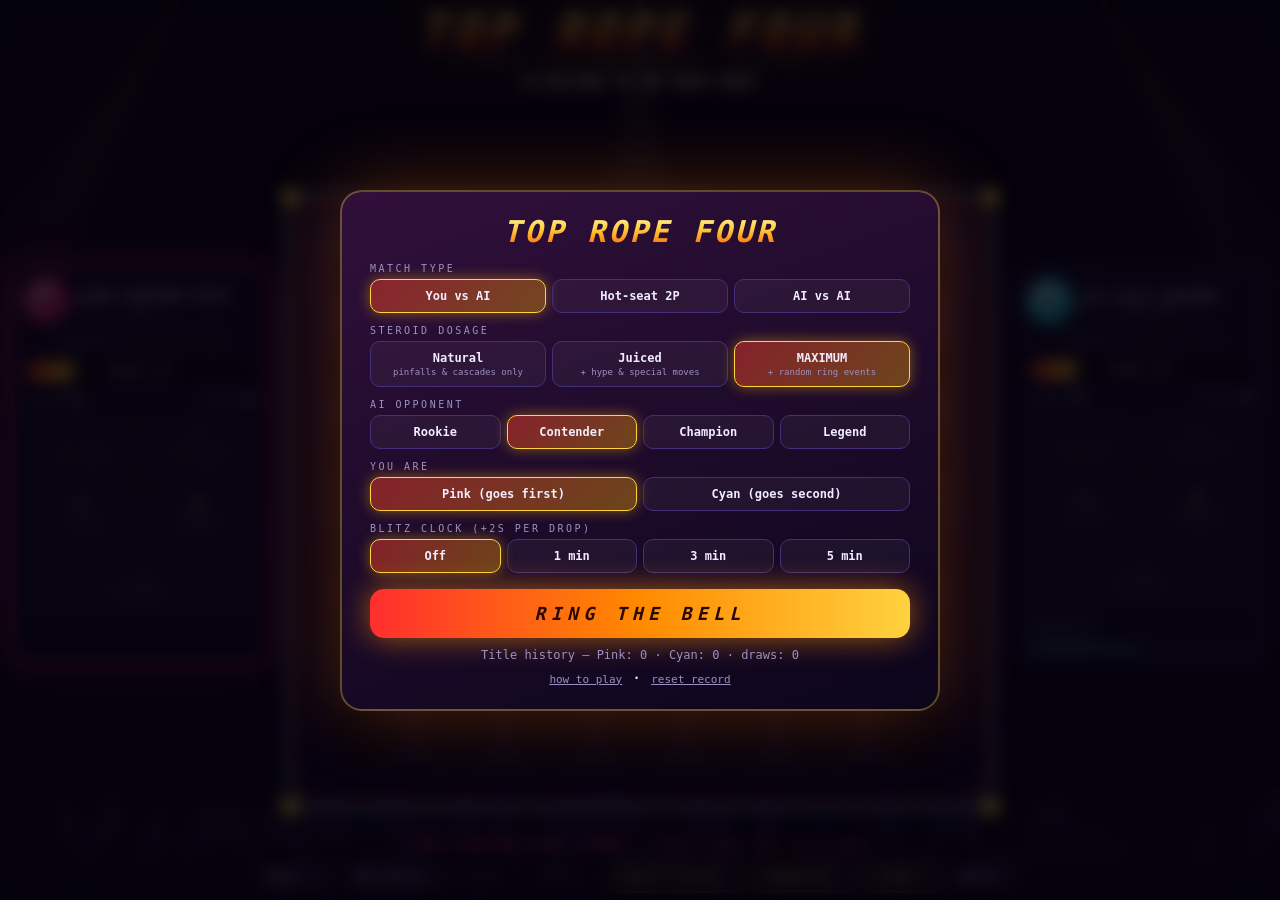
<file: apps/ringside/top-rope-four.html>
<!DOCTYPE html>
<html lang="en">
<head>
<meta charset="UTF-8">
<meta name="viewport" content="width=device-width, initial-scale=1.0">
<title>TOP ROPE FOUR — Chain-Reaction Wrestling Four-in-a-Row</title>
<style>
  :root { --x: #ff2e88; --o: #2ef2ff; --bg: #07040f; --panel: rgba(22, 10, 40, 0.8); --line: #44307a; --text: #f1ecff; --dim: #9b90c4; --gold: #ffd23f; }
  * { box-sizing: border-box; margin: 0; padding: 0; }
  html, body { height: 100%; background: var(--bg); color: var(--text); overflow: hidden; font-family: "SF Mono", ui-monospace, Menlo, Consolas, monospace; user-select: none; -webkit-user-select: none; }
  #bgc { position: fixed; inset: 0; z-index: 0; } #fx { position: fixed; inset: 0; z-index: 50; pointer-events: none; }
  #app { position: relative; z-index: 1; height: 100%; display: flex; flex-direction: column; align-items: center; padding: 8px; gap: 6px; }
  header { text-align: center; line-height: 1; }
  h1 { font-size: clamp(26px, 4vw, 46px); letter-spacing: .14em; font-weight: 900; font-style: italic; display: inline-block;
       background: linear-gradient(180deg, #fff6b0 0%, #ffd23f 35%, #ff7a00 65%, #ff2e2e 100%); -webkit-background-clip: text; background-clip: text; color: transparent;
       filter: drop-shadow(0 0 2px #000) drop-shadow(0 3px 0 #6a0018) drop-shadow(0 0 18px rgba(255, 120, 0, .6)); animation: titlePump 1.6s ease-in-out infinite; }
  @keyframes titlePump { 50% { transform: scale(1.04) skewX(-4deg); } }
  .sub { font-size: 10px; letter-spacing: .5em; color: var(--gold); text-transform: uppercase; margin-top: 4px; opacity: .85; }
  #ticker { min-height: 20px; font-size: 13px; font-weight: 800; letter-spacing: .06em; color: #fff; text-align: center; max-width: 96vw; text-shadow: 0 0 10px rgba(255, 200, 60, .8); }
  #ticker.flash { animation: tick .6s ease-out; } @keyframes tick { from { transform: scale(1.35); color: var(--gold); } }
  main { display: flex; align-items: center; justify-content: center; gap: 16px; flex: 1; min-height: 0; width: 100%; }
  #boardWrap { position: relative; will-change: transform; }
  #board { display: block; cursor: pointer; } #board.targeting { cursor: crosshair; }
  .pcard { width: 250px; background: var(--panel); border: 2px solid var(--line); border-radius: 18px; padding: 12px; display: flex; flex-direction: column; gap: 8px; backdrop-filter: blur(6px); transition: box-shadow .3s, border-color .3s, transform .3s; }
  .pcard.active { transform: scale(1.03); }
  #p1.active { border-color: var(--x); box-shadow: 0 0 34px rgba(255, 46, 136, .55); } #p2.active { border-color: var(--o); box-shadow: 0 0 34px rgba(46, 242, 255, .55); }
  .pname { display: flex; align-items: center; gap: 10px; }
  .sym { width: 40px; height: 40px; border-radius: 50%; flex: none; display: grid; place-items: center; font-weight: 900; font-size: 20px; color: #000a; }
  #p1 .sym { background: radial-gradient(circle at 35% 30%, #ff9cc6, #ff2e88 60%, #a0004a); box-shadow: 0 0 16px var(--x); }
  #p2 .sym { background: radial-gradient(circle at 35% 30%, #b8fbff, #2ef2ff 60%, #008a99); box-shadow: 0 0 16px var(--o); }
  .nm { font-size: 13px; font-weight: 900; letter-spacing: .06em; font-style: italic; } .who small { display: block; font-size: 9px; color: var(--dim); letter-spacing: .2em; margin-top: 2px; }
  .falls { display: flex; gap: 8px; justify-content: center; align-items: center; font-size: 11px; color: var(--dim); letter-spacing: .15em; }
  .falls i { width: 22px; height: 22px; border-radius: 50%; border: 2px solid rgba(255,255,255,.25); display: inline-block; transition: all .3s; }
  #p1 .falls i.on { background: var(--x); border-color: #fff; box-shadow: 0 0 14px var(--x); } #p2 .falls i.on { background: var(--o); border-color: #fff; box-shadow: 0 0 14px var(--o); }
  .timer { font-size: 26px; font-weight: 800; text-align: center; padding: 2px; border-radius: 10px; background: rgba(0,0,0,.35); }
  .timer.low { color: #ff4d4d; animation: blink .5s infinite alternate; } .timer.hidden { display: none; } @keyframes blink { to { opacity: .45 } }
  .hype { position: relative; height: 22px; border-radius: 11px; background: rgba(0,0,0,.45); overflow: hidden; border: 1px solid rgba(255,255,255,.12); }
  .hype i { position: absolute; inset: 0 auto 0 0; width: 20%; transition: width .45s cubic-bezier(.3,1.5,.5,1); background: linear-gradient(90deg, #ff2e2e, #ff8a00, #ffd23f); box-shadow: 0 0 14px #ff8a00; }
  .hype.full i { background: linear-gradient(90deg, #ffd23f, #fff, #ffd23f); background-size: 200% 100%; animation: shimmer 0.8s linear infinite; }
  .hype span { position: relative; display: block; text-align: center; font-size: 11px; font-weight: 900; line-height: 22px; letter-spacing: .15em; text-shadow: 0 1px 2px #000; } .hype.hidden { display: none; }
  .stats { display: flex; justify-content: space-between; font-size: 11px; color: var(--dim); } .stats b { color: var(--text); font-size: 14px; }
  .moves { display: grid; grid-template-columns: 1fr 1fr; gap: 5px; } .moves.hidden { display: none; }
  .mv { font: inherit; font-size: 10px; font-weight: 800; color: var(--text); background: rgba(255,255,255,.05); border: 1px solid var(--line); border-radius: 9px; padding: 6px 4px; cursor: pointer; transition: all .12s; text-align: center; line-height: 1.25; }
  .mv .ic { font-size: 18px; display: block; } .mv .c { color: var(--gold); font-size: 9px; }
  .mv:hover:not(:disabled) { background: rgba(255,210,63,.18); transform: translateY(-2px); border-color: var(--gold); }
  .mv:disabled { opacity: .28; cursor: not-allowed; filter: grayscale(1); }
  .mv.armed { background: var(--gold); color: #1a1000; border-color: var(--gold); box-shadow: 0 0 18px var(--gold); } .mv.armed .c { color: #1a1000; }
  .mv.big { grid-column: span 2; } .mv.big:not(:disabled) { animation: flexGlow .7s infinite alternate; border-color: var(--gold); }
  @keyframes flexGlow { to { box-shadow: 0 0 22px #ffd23f, inset 0 0 12px #ff8a00; } }
  .think { font-size: 10px; color: var(--dim); min-height: 26px; line-height: 1.4; }
  .confbar { height: 3px; border-radius: 2px; background: rgba(255,255,255,.1); overflow: hidden; margin-top: 3px; } .confbar i { display: block; height: 100%; width: 50%; transition: width .4s; }
  #p1 .confbar i { background: var(--x); } #p2 .confbar i { background: var(--o); }
  #status { font-size: 14px; letter-spacing: .06em; text-align: center; min-height: 20px; font-weight: 800; }
  #controls { display: flex; flex-wrap: wrap; gap: 6px; justify-content: center; }
  .btn { font: inherit; font-size: 11px; font-weight: 800; letter-spacing: .1em; text-transform: uppercase; color: var(--text); background: var(--panel); border: 1px solid var(--line); border-radius: 10px; padding: 7px 11px; cursor: pointer; }
  .btn:hover:not(:disabled) { border-color: var(--gold); box-shadow: 0 0 14px rgba(255,210,63,.4); } .btn:disabled { opacity: .35; cursor: not-allowed; }
  .btn.on { border-color: var(--gold); color: var(--gold); } .btn .k { opacity: .5; font-size: 9px; }
  #eventBanner { position: fixed; left: 0; right: 0; top: 38%; z-index: 55; pointer-events: none; text-align: center; opacity: 0; }
  #eventBanner.go { animation: sweep 2.6s cubic-bezier(.2,.9,.2,1) forwards; }
  #eventBanner .strip { display: inline-block; padding: 14px 60px; background: linear-gradient(90deg, transparent, rgba(255, 30, 60, .92) 15%, rgba(255, 120, 0, .92) 85%, transparent); transform: skewX(-12deg); }
  #eventBanner .t { font-size: clamp(28px, 6vw, 64px); font-weight: 900; font-style: italic; letter-spacing: .08em; color: #fff; text-shadow: 0 4px 0 #6a0018, 0 0 30px #ffd23f; }
  #eventBanner .d { font-size: 14px; font-weight: 800; color: #fff7d0; letter-spacing: .12em; }
  @keyframes sweep { 0% { opacity: 0; transform: translateX(-60%) scale(1.4); } 14% { opacity: 1; transform: translateX(0) scale(1); } 80% { opacity: 1; transform: translateX(3%); } 100% { opacity: 0; transform: translateX(60%) scale(.9); } }
  .overlay { position: fixed; inset: 0; z-index: 60; display: flex; align-items: center; justify-content: center; background: rgba(4, 2, 10, .8); backdrop-filter: blur(8px); } .overlay.hidden { display: none; }
  .box { background: linear-gradient(160deg, rgba(50, 16, 60, .97), rgba(12, 6, 28, .97)); border: 2px solid #ffd23f55; border-radius: 22px; padding: 22px 28px; width: min(600px, 94vw); max-height: 94vh; overflow-y: auto; box-shadow: 0 0 80px rgba(255, 120, 0, .3); }
  .box h2 { font-size: 30px; font-style: italic; letter-spacing: .1em; text-align: center; margin-bottom: 14px; font-weight: 900; background: linear-gradient(180deg, #fff6b0, #ffd23f 40%, #ff5a00); -webkit-background-clip: text; background-clip: text; color: transparent; }
  .row { margin-bottom: 12px; } .row label { display: block; font-size: 10px; letter-spacing: .25em; color: var(--dim); margin-bottom: 5px; text-transform: uppercase; }
  .seg { display: flex; gap: 6px; flex-wrap: wrap; }
  .seg button { flex: 1; font: inherit; font-size: 12px; font-weight: 800; padding: 9px 6px; border-radius: 10px; cursor: pointer; background: rgba(255,255,255,.04); color: var(--text); border: 1px solid var(--line); min-width: 70px; }
  .seg button small { display: block; font-size: 9px; color: var(--dim); font-weight: 400; margin-top: 2px; }
  .seg button.sel { background: linear-gradient(135deg, rgba(255,60,40,.45), rgba(255,180,0,.35)); border-color: var(--gold); box-shadow: 0 0 14px rgba(255,180,0,.45); }
  .row.disabled { opacity: .3; pointer-events: none; }
  .go { width: 100%; font: inherit; font-size: 18px; font-weight: 900; font-style: italic; letter-spacing: .3em; padding: 14px; border-radius: 14px; border: none; cursor: pointer; color: #2a0800; margin-top: 4px; background: linear-gradient(90deg, #ff2e2e, #ff8a00, #ffd23f, #ff8a00, #ff2e2e); background-size: 200% 100%; animation: shimmer 2.5s linear infinite; box-shadow: 0 0 30px rgba(255,140,0,.6); }
  .go:hover { filter: brightness(1.15); } .go.alt { background: rgba(255,255,255,.08); color: var(--text); animation: none; box-shadow: none; font-size: 13px; padding: 10px; border: 1px solid var(--line); font-style: normal; }
  @keyframes shimmer { to { background-position: 200% 0 } }
  .help { font-size: 13px; line-height: 1.55; color: #ddd3f5; } .help h3 { color: var(--gold); font-size: 13px; letter-spacing: .15em; margin: 12px 0 4px; }
  .help kbd { background: rgba(255,255,255,.1); border-radius: 4px; padding: 1px 5px; font-size: 11px; } .help table { border-collapse: collapse; width: 100%; font-size: 12px; } .help td { padding: 3px 6px; border-bottom: 1px solid rgba(255,255,255,.07); vertical-align: top; }
  .scoreline { text-align: center; font-size: 12px; color: var(--dim); margin-top: 10px; } .linky { background: none; border: none; color: var(--dim); font: inherit; font-size: 11px; text-decoration: underline; cursor: pointer; }
  #banner .box { text-align: center; animation: pop .5s cubic-bezier(.2, 1.6, .4, 1); } #bannerBelt { font-size: 70px; animation: titlePump 1s infinite; }
  #bannerTitle { font-size: clamp(30px, 6vw, 56px); font-weight: 900; font-style: italic; letter-spacing: .08em; margin-bottom: 6px; } #bannerSub { color: var(--dim); margin-bottom: 16px; font-size: 13px; }
  @keyframes pop { from { transform: scale(.5); opacity: 0 } }
  @media (max-width: 999px) {
    main { flex-direction: column; gap: 6px; }
    .pcard { width: min(600px, 98vw); flex-direction: row; flex-wrap: wrap; align-items: center; padding: 6px 8px; gap: 6px; } .pcard.active { transform: none; }
    .pname { flex: 1; } .sym { width: 26px; height: 26px; font-size: 13px; } .timer { font-size: 16px; padding: 2px 8px; } .falls i { width: 14px; height: 14px; }
    .hype { width: 100%; height: 16px; } .hype span { line-height: 16px; font-size: 9px; }
    .moves { grid-template-columns: repeat(5, 1fr); width: 100%; } .mv.big { grid-column: auto; } .mv { font-size: 8px; padding: 3px 2px; } .mv .ic { font-size: 14px; }
    .stats, .think { display: none; }
  }
</style>
<script src="peerjs.min.js"></script>
<script src="net.js"></script>
</head>
<body>
<canvas id="bgc"></canvas>
<div id="app">
  <header><h1>TOP ROPE FOUR</h1><div class="sub">★ chain-reaction pinfall edition ★</div></header>
  <div id="ticker"></div>
  <main>
    <aside class="pcard" id="p1"></aside>
    <div id="boardWrap"><canvas id="board"></canvas></div>
    <aside class="pcard" id="p2"></aside>
  </main>
  <div id="status"></div>
  <nav id="controls">
    <button class="btn" id="bMenu">Menu <span class="k">esc</span></button>
    <button class="btn" id="bNew">New Match <span class="k">N</span></button>
    <button class="btn" id="bUndo">Undo <span class="k">U</span></button>
    <button class="btn" id="bHint">Hint <span class="k">H</span></button>
    <button class="btn" id="bThreat">Threat Vision <span class="k">T</span></button>
    <button class="btn" id="bVoice">Announcer <span class="k">V</span></button>
    <button class="btn" id="bSound">Sound <span class="k">M</span></button>
    <button class="btn" id="bHelp">Rules <span class="k">?</span></button>
  </nav>
</div>
<div id="eventBanner"><div class="strip"><div class="t"></div><div class="d"></div></div></div>
<canvas id="fx"></canvas>

<div id="menu" class="overlay">
  <div class="box">
    <h2>TOP ROPE FOUR</h2>
    <div class="row"><label>Match type</label>
      <div class="seg" data-key="mode"><button data-v="pvai">You vs AI</button><button data-v="pvp">Hot-seat 2P</button><button data-v="aivai">AI vs AI</button></div></div>
    <div class="row"><label>Steroid dosage</label>
      <div class="seg" data-key="juice">
        <button data-v="pure">Natural<small>pinfalls &amp; cascades only</small></button>
        <button data-v="juiced">Juiced<small>+ hype &amp; special moves</small></button>
        <button data-v="max">MAXIMUM<small>+ random ring events</small></button>
      </div></div>
    <div class="row" id="rowLevel"><label>AI opponent</label>
      <div class="seg" data-key="level"><button data-v="easy">Rookie</button><button data-v="medium">Contender</button><button data-v="hard">Champion</button><button data-v="insane">Legend</button></div></div>
    <div class="row" id="rowSide"><label>You are</label>
      <div class="seg" data-key="side"><button data-v="1">Pink (goes first)</button><button data-v="2">Cyan (goes second)</button></div></div>
    <div class="row"><label>Blitz clock (+2s per drop)</label>
      <div class="seg" data-key="clock"><button data-v="0">Off</button><button data-v="60">1 min</button><button data-v="180">3 min</button><button data-v="300">5 min</button></div></div>
    <button class="go" id="bStart">RING THE BELL</button>
    <button class="go alt" id="bResume" style="margin-top:8px">Resume match</button>
    <div class="scoreline" id="scoreline"></div>
    <div style="text-align:center;margin-top:6px"><button class="linky" id="bRules2">how to play</button> · <button class="linky" id="bResetScore">reset record</button></div>
  </div>
</div>

<div id="help" class="overlay hidden">
  <div class="box help">
    <h2>THE RULEBOOK</h2>
    <p>Drop your wrestlers off the top rope into a 7×6 ring. They fall to the lowest open spot.</p>
    <h3>PINFALLS &amp; CHAIN REACTIONS</h3>
    <p>Line up <b>4 or more</b> of your pieces in a row, column or diagonal for a <b>PINFALL</b>. Those pieces leave the ring and everything above them falls down. If the falling pieces make new lines, those are pinfalls too, and they can go to <i>either</i> player. That's a chain reaction.</p>
    <p>First to <b>3 pinfalls</b> wins the title. If both players reach 3 on the same drop, whoever caused it wins. If the ring fills up, most pinfalls wins.</p>
    <h3>HYPE &amp; SPECIAL MOVES (Juiced &amp; MAXIMUM)</h3>
    <p>You earn hype by dropping, scoring pinfalls (more for chain reactions) and getting beaten up. Spend it before you drop. Each move can be used once per turn, and you can combine them.</p>
    <table>
      <tr><td>🪑 STEEL CHAIR</td><td>30</td><td>Smash any enemy piece. Everything above it falls, which can set off chain reactions.</td></tr>
      <tr><td>⛓️ CAGE COLUMN</td><td>35</td><td>Lock a column so your opponent can't drop there on their next turn.</td></tr>
      <tr><td>🤝 TAG TEAM</td><td>45</td><td>Drop two pieces this turn.</td></tr>
      <tr><td>🙃 PILEDRIVER</td><td>60</td><td>Flip the whole ring upside down and let everything fall again.</td></tr>
      <tr><td>🏋️ HEAVYWEIGHT</td><td>100</td><td>Your next drop crushes every piece in its column and lands on the mat.</td></tr>
    </table>
    <h3>RING EVENTS (MAXIMUM only)</h3>
    <p>🕳️ <b>Floor Collapse</b> drops out the bottom row · 🎆 <b>Pyro</b> blows up random pieces · 🪑 <b>Chair Shower</b> gives both players +30 hype · 🌑 <b>Blackout</b> makes every piece look the same · 🌋 <b>Earthquake</b> slides every row sideways · 🙃 <b>Gravity Flip</b> turns the ring upside down.</p>
    <h3>TOOLS &amp; KEYS</h3>
    <p><b>Threat Vision</b> marks columns: a green ▲ means you score by dropping there, a red ▼ means dropping there lets your opponent score next.<br>
    <kbd>1</kbd>–<kbd>7</kbd> drop in that column · <kbd>Shift</kbd>+<kbd>1</kbd>–<kbd>5</kbd> special moves · <kbd>N</kbd> new · <kbd>U</kbd> undo · <kbd>H</kbd> hint · <kbd>V</kbd> announcer · <kbd>M</kbd> mute · <kbd>Esc</kbd> cancel / menu</p>
    <button class="go" id="bHelpClose" style="margin-top:14px">LET'S GO</button>
  </div>
</div>

<div id="banner" class="overlay hidden">
  <div class="box">
    <div id="bannerBelt">🏆</div><div id="bannerTitle"></div><div id="bannerSub"></div>
    <button class="go" id="bAgain">REMATCH</button>
    <button class="go alt" id="bBannerMenu" style="margin-top:8px">Menu</button>
    <button class="go alt" id="bBannerView" style="margin-top:8px">Look at the carnage</button>
  </div>
</div>

<!-- ======================= ENGINE (pure rules + search; also runs inside the AI worker) ======================= -->
<script id="engine">
const W = 7, H = 6, NC = W * H, FALLS_TO_WIN = 3, HYPE_MAX = 100;
const MOVES = {
  chair: { cost: 30,  icon: '🪑', name: 'STEEL CHAIR' },
  cage:  { cost: 35,  icon: '⛓️', name: 'CAGE COLUMN' },
  tag:   { cost: 45,  icon: '🤝', name: 'TAG TEAM' },
  pile:  { cost: 60,  icon: '🙃', name: 'PILEDRIVER' },
  heavy: { cost: 100, icon: '🏋️', name: 'HEAVYWEIGHT' },
};
const MOVE_KEYS = ['chair', 'cage', 'tag', 'pile', 'heavy'];
const EVENTS = {
  collapse: { icon: '🕳️', name: 'FLOOR COLLAPSE', desc: 'the bottom row falls through the mat' },
  pyro:     { icon: '🎆', name: 'PYRO MISFIRE',   desc: 'three random pieces explode' },
  chairs:   { icon: '🪑', name: 'CHAIR SHOWER',   desc: 'the crowd throws chairs: +30 hype each' },
  blackout: { icon: '🌑', name: 'BLACKOUT',       desc: 'every piece looks the same for 2 drops' },
  quake:    { icon: '🌋', name: 'EARTHQUAKE',     desc: 'every row slides sideways' },
  flip:     { icon: '🙃', name: 'GRAVITY FLIP',   desc: 'the ring turns upside down' },
};
const DIRS = [[0, 1], [1, 0], [1, 1], [1, -1]];
const WINDOWS = (() => { const out = []; for (let r = 0; r < H; r++) for (let c = 0; c < W; c++) for (const [dr, dc] of DIRS) {
  const er = r + 3 * dr, ec = c + 3 * dc; if (er < 0 || er >= H || ec < 0 || ec >= W) continue; out.push([0, 1, 2, 3].map(k => (r + k * dr) * W + c + k * dc)); } return out; })();

function newState(juice) {
  return { juice, cells: Array(NC).fill(0), turn: 1, falls: { 1: 0, 2: 0 }, hype: { 1: 20, 2: 20 }, used: [], doubleLeft: 0, heavy: false,
           lock: { col: -1, victim: 0 }, moveNo: 0, winner: 0, timeout: false, blackoutUntil: 0, nextEvent: 7, last: -1, streak: { 1: 0, 2: 0 } };
}
const cloneState = s => JSON.parse(JSON.stringify(s));
const addHype = (s, p, n) => { s.hype[p] = Math.max(0, Math.min(HYPE_MAX, s.hype[p] + n)); };
const colOf = i => i % W, rowOf = i => (i / W) | 0;

function gravity(cells, moves) {
  for (let c = 0; c < W; c++) {
    let w = H - 1;
    for (let r = H - 1; r >= 0; r--) {
      const v = cells[r * W + c]; if (!v) continue;
      if (r !== w) { cells[w * W + c] = v; cells[r * W + c] = 0; if (moves) moves.push({ from: r * W + c, to: w * W + c }); }
      w--;
    }
  }
}
// maximal runs of 4+ for either player
function findRuns(cells) {
  const runs = [];
  for (let r = 0; r < H; r++) for (let c = 0; c < W; c++) {
    const v = cells[r * W + c]; if (!v) continue;
    for (const [dr, dc] of DIRS) {
      const pr = r - dr, pc = c - dc;
      if (pr >= 0 && pr < H && pc >= 0 && pc < W && cells[pr * W + pc] === v) continue; // not the start of a run
      const run = []; let rr = r, cc = c;
      while (rr >= 0 && rr < H && cc >= 0 && cc < W && cells[rr * W + cc] === v) { run.push(rr * W + cc); rr += dr; cc += dc; }
      if (run.length >= 4) runs.push({ p: v, cells: run });
    }
  }
  return runs;
}
// Clear runs, apply gravity, repeat. Scores falls + hype. trace (optional) records steps for animation.
function resolve(s, trace) {
  let chain = 0; const scored = { 1: 0, 2: 0 };
  while (true) {
    const runs = findRuns(s.cells); if (!runs.length) break;
    chain++;
    const clear = new Set();
    for (const run of runs) { s.falls[run.p]++; scored[run.p]++; addHype(s, run.p, 25 + 12 * (chain - 1)); addHype(s, 3 - run.p, 8); run.cells.forEach(i => clear.add(i)); }
    if (trace) trace.push({ type: 'clear', runs, chain, board: s.cells.slice() });
    clear.forEach(i => { s.cells[i] = 0; });
    const mv = []; gravity(s.cells, mv);
    if (trace) trace.push({ type: 'fall', moves: mv, board: s.cells.slice() });
  }
  return { chain, scored };
}
function boardFull(cells) { for (let c = 0; c < W; c++) if (!cells[c]) return false; return true; }
function checkWinner(s, mover) {
  if (s.winner) return;
  const a = s.falls[1], b = s.falls[2];
  if (a >= FALLS_TO_WIN || b >= FALLS_TO_WIN) s.winner = a > b ? 1 : b > a ? 2 : (mover || 3);
  else if (boardFull(s.cells)) s.winner = a > b ? 1 : b > a ? 2 : 3;
}
const lockActive = s => s.lock.col >= 0 && s.lock.victim === s.turn;
function legalCols(s) {
  if (s.winner) return [];
  const out = [];
  for (let c = 0; c < W; c++) if (!s.cells[c] && !(lockActive(s) && s.lock.col === c)) out.push(c);
  if (!out.length) for (let c = 0; c < W; c++) if (!s.cells[c]) out.push(c);
  return out;
}
function endTurn(s) {
  if (s.lock.victim === s.turn) s.lock = { col: -1, victim: 0 };
  s.turn = 3 - s.turn; s.used = []; s.heavy = false;
}
function applyDrop(s, col, trace) {
  const mover = s.turn;
  if (s.heavy) {
    const crushed = []; for (let r = 0; r < H; r++) if (s.cells[r * W + col]) { crushed.push(r * W + col); s.cells[r * W + col] = 0; }
    if (trace && crushed.length) trace.push({ type: 'crush', cells: crushed, board: s.cells.slice() });
  }
  let row = -1; for (let r = H - 1; r >= 0; r--) if (!s.cells[r * W + col]) { row = r; break; }
  const idx = row * W + col;
  s.cells[idx] = mover;
  if (trace) trace.push({ type: 'drop', idx, heavy: s.heavy, board: s.cells.slice() });
  s.heavy = false; addHype(s, mover, 4);
  const res = resolve(s, trace);
  if (res.scored[mover]) { s.streak[mover]++; } else s.streak[mover] = 0;
  s.moveNo++; s.last = idx;
  checkWinner(s, mover);
  let turnEnded = false;
  if (!s.winner) { if (s.doubleLeft > 0) s.doubleLeft--; else { endTurn(s); turnEnded = true; } }
  return { res, turnEnded, idx, mover };
}

// ---- special moves ----
function moveTargets(s, k) {
  const opp = 3 - s.turn, out = [];
  if (k === 'chair') { for (let i = 0; i < NC; i++) if (s.cells[i] === opp) out.push(i); }
  else if (k === 'cage') { for (let c = 0; c < W; c++) if (!s.cells[c]) out.push(c); }
  return out;
}
function canUse(s, k) {
  if (s.winner || s.juice === 'pure' || s.used.includes(k) || s.hype[s.turn] < MOVES[k].cost) return false;
  if (k === 'chair') return moveTargets(s, k).length > 0;
  if (k === 'cage') return s.lock.col < 0 && moveTargets(s, k).length > 1;
  if (k === 'tag') return s.doubleLeft === 0;
  if (k === 'heavy') return !s.heavy;
  if (k === 'pile') return s.cells.some(v => v);
  return true;
}
function flipBoard(s) { const nc = Array(NC).fill(0); for (let r = 0; r < H; r++) for (let c = 0; c < W; c++) nc[r * W + c] = s.cells[(H - 1 - r) * W + c]; s.cells = nc; }
function useMove(s, k, target, trace) {
  const me = s.turn, opp = 3 - me;
  addHype(s, me, -MOVES[k].cost); s.used.push(k);
  let res = null;
  if (k === 'chair') {
    s.cells[target] = 0; addHype(s, opp, 15);
    if (trace) trace.push({ type: 'smash', cells: [target], board: s.cells.slice() });
    const mv = []; gravity(s.cells, mv); if (trace) trace.push({ type: 'fall', moves: mv, board: s.cells.slice() });
    res = resolve(s, trace);
  } else if (k === 'cage') s.lock = { col: target, victim: opp };
  else if (k === 'tag') s.doubleLeft = 1;
  else if (k === 'heavy') s.heavy = true;
  else if (k === 'pile') {
    flipBoard(s); if (trace) trace.push({ type: 'flip', board: s.cells.slice() });
    const mv = []; gravity(s.cells, mv); if (trace) trace.push({ type: 'fall', moves: mv, board: s.cells.slice() });
    res = resolve(s, trace);
  }
  if (s.last >= 0 && !s.cells[s.last]) s.last = -1;
  checkWinner(s, me);
  return res;
}
// ---- ring events ----
function applyEvent(s, type, rnd = Math.random, trace) {
  let res = null;
  const pieces = () => { const p = []; for (let i = 0; i < NC; i++) if (s.cells[i]) p.push(i); return p; };
  const settle = () => { const mv = []; gravity(s.cells, mv); if (trace) trace.push({ type: 'fall', moves: mv, board: s.cells.slice() }); res = resolve(s, trace); };
  if (type === 'collapse') {
    const gone = []; for (let c = 0; c < W; c++) { const i = (H - 1) * W + c; if (s.cells[i]) { gone.push(i); s.cells[i] = 0; } }
    if (trace) trace.push({ type: 'smash', cells: gone, board: s.cells.slice() }); settle();
  } else if (type === 'pyro') {
    const p = pieces(), gone = [];
    for (let n = 0; n < 3 && p.length; n++) { const k = (rnd() * p.length) | 0; gone.push(p[k]); s.cells[p[k]] = 0; p.splice(k, 1); }
    if (trace) trace.push({ type: 'smash', cells: gone, board: s.cells.slice() }); settle();
  } else if (type === 'chairs') { addHype(s, 1, 30); addHype(s, 2, 30); }
  else if (type === 'blackout') s.blackoutUntil = s.moveNo + 2;
  else if (type === 'quake') {
    const nc = Array(NC).fill(0);
    for (let r = 0; r < H; r++) { const sh = r % 2 ? 1 : W - 1; for (let c = 0; c < W; c++) nc[r * W + (c + sh) % W] = s.cells[r * W + c]; }
    s.cells = nc; if (trace) trace.push({ type: 'quake', board: s.cells.slice() }); settle();
  } else if (type === 'flip') { flipBoard(s); if (trace) trace.push({ type: 'flip', board: s.cells.slice() }); settle(); }
  s.last = -1;
  s.nextEvent = s.moveNo + 6 + ((rnd() * 4) | 0);
  checkWinner(s, 0);
  return res;
}
const eventDue = s => s.juice === 'max' && !s.winner && s.moveNo >= s.nextEvent;
const randomEventType = (rnd = Math.random) => { const k = Object.keys(EVENTS); return k[(rnd() * k.length) | 0]; };

// ---- AI search: iterative-deepening negamax with alpha-beta ----
const WIN_SCORE = 1e6;
function evalCells(cells, falls, p) {
  const o = 3 - p; let sc = (falls[p] - falls[o]) * 4000;
  const wP = [0, 1, 9, 45], wO = [0, 1, 10, 55];
  for (let k = 0; k < WINDOWS.length; k++) {
    const w = WINDOWS[k]; let a = 0, b = 0;
    for (let j = 0; j < 4; j++) { const v = cells[w[j]]; if (v === p) a++; else if (v === o) b++; }
    if (a && !b) sc += wP[a]; else if (b && !a) sc -= wO[b];
  }
  for (let r = 0; r < H; r++) { const v = cells[r * W + 3]; if (v === p) sc += 4; else if (v === o) sc -= 4; }
  return sc;
}
const ORDER = [3, 2, 4, 1, 5, 0, 6];
function simDrop(cells, falls, col, p) {
  const c2 = cells.slice(), f2 = { 1: falls[1], 2: falls[2] };
  let row = -1; for (let r = H - 1; r >= 0; r--) if (!c2[r * W + col]) { row = r; break; }
  c2[row * W + col] = p;
  while (true) { const runs = findRuns(c2); if (!runs.length) break; for (const run of runs) { f2[run.p]++; for (const i of run.cells) c2[i] = 0; } gravity(c2); }
  return { cells: c2, falls: f2 };
}
function terminalScore(cells, falls, toMove, mover, ply) {
  const a = falls[1], b = falls[2];
  let w = 0;
  if (a >= FALLS_TO_WIN || b >= FALLS_TO_WIN) w = a > b ? 1 : b > a ? 2 : mover;
  else if (boardFull(cells)) w = a > b ? 1 : b > a ? 2 : 3;
  if (!w) return null;
  if (w === 3) return 0;
  return w === toMove ? WIN_SCORE - ply : -WIN_SCORE + ply;
}
function makeSearcher(deadline) {
  let nodes = 0;
  function negamax(cells, falls, p, depth, alpha, beta, ply) {
    if ((++nodes & 1023) === 0 && deadline && performance.now() > deadline) throw 'timeout';
    const t = terminalScore(cells, falls, p, 3 - p, ply); if (t !== null) return t;
    if (depth === 0) return evalCells(cells, falls, p);
    let best = -Infinity;
    for (const c of ORDER) {
      if (cells[c]) continue;
      const n = simDrop(cells, falls, c, p);
      const sc = -negamax(n.cells, n.falls, 3 - p, depth - 1, -beta, -alpha, ply + 1);
      if (sc > best) best = sc; if (sc > alpha) alpha = sc; if (alpha >= beta) break;
    }
    return best;
  }
  // root uses the real rules (heavy, cage, tag-team double drops)
  function root(s, depth) {
    const me = s.turn; let bestCol = -1, best = -Infinity, alpha = -Infinity; const scores = {};
    const cols = legalCols(s).sort((a, b) => ORDER.indexOf(a) - ORDER.indexOf(b));
    for (const c of cols) {
      const t = cloneState(s); applyDrop(t, c);
      let sc;
      if (t.winner) sc = t.winner === me ? WIN_SCORE : t.winner === 3 ? 0 : -WIN_SCORE;
      else if (t.turn === me) sc = depth > 1 ? root(t, depth - 1).score : evalCells(t.cells, t.falls, me);
      else sc = -negamax(t.cells, t.falls, t.turn, depth - 1, -Infinity, -alpha, 1);
      scores[c] = sc;
      if (sc > best) { best = sc; bestCol = c; } if (sc > alpha) alpha = sc;
    }
    return { col: bestCol, score: best, scores };
  }
  return { root, nodes: () => nodes };
}
function searchFixed(s, depth) { return makeSearcher(0).root(s, depth); }
function searchTimed(s, ms, maxDepth = 20) {
  const deadline = performance.now() + ms, S = makeSearcher(deadline);
  let result = S.root(s, 1), depth = 1;
  for (let d = 2; d <= maxDepth; d++) {
    try { result = S.root(s, d); depth = d; } catch (e) { if (e === 'timeout') break; throw e; }
    if (Math.abs(result.score) > WIN_SCORE / 2) break;
  }
  return { col: result.col, score: result.score, depth, nodes: S.nodes() };
}
if (typeof WorkerGlobalScope !== 'undefined' && self instanceof WorkerGlobalScope) {
  self.onmessage = e => { const r = searchTimed(e.data.state, e.data.ms, e.data.maxDepth); postMessage(Object.assign(r, { id: e.data.id })); };
}
</script>

<!-- ======================= GAME / UI ======================= -->
<script>
(() => {
'use strict';
const $ = id => document.getElementById(id);
const RGB = { 1: [255, 46, 136], 2: [46, 242, 255], 3: [150, 150, 175] };
const rgba = (p, a) => { const c = RGB[p] || RGB[3]; return `rgba(${c[0]},${c[1]},${c[2]},${a})`; };
const COLOR_NAME = { 1: 'PINK', 2: 'CYAN' };
const LEVELS = {
  easy:   { ms: 0,    depth: 2, rand: 0.3, smart: false, label: 'ROOKIE' },
  medium: { ms: 450,  depth: 0, rand: 0,   smart: true,  label: 'CONTENDER' },
  hard:   { ms: 1300, depth: 0, rand: 0,   smart: true,  label: 'CHAMPION' },
  insane: { ms: 3200, depth: 0, rand: 0,   smart: true,  label: 'LEGEND' },
};
const GIMMICKS = {
  1: ['PINK PANTHER PETE', 'THE HOT ROD HURRICANE', 'BUBBLEGUM BRUISER', 'FLAMINGO FURY', 'THE RAZZMATAZZ', 'NEON NIGHTMARE'],
  2: ['ICE COLD CRUSHER', 'THE CYAN CYCLONE', 'BLUE THUNDER', 'FROSTBITE FRANKIE', 'THE GLACIER', 'AQUA AVALANCHE'],
};
const ease = t => 1 - Math.pow(1 - t, 3);
const easeBack = t => { const c1 = 1.9, c3 = c1 + 1; return 1 + c3 * Math.pow(t - 1, 3) + c1 * Math.pow(t - 1, 2); };
const bounce = t => { const n = 7.5625, d = 2.75; if (t < 1 / d) return n * t * t; if (t < 2 / d) return n * (t -= 1.5 / d) * t + 0.75; if (t < 2.5 / d) return n * (t -= 2.25 / d) * t + 0.9375; return n * (t -= 2.625 / d) * t + 0.984375; };
const clamp01 = t => t < 0 ? 0 : t > 1 ? 1 : t;
const pick = a => a[(Math.random() * a.length) | 0];
const sleep = ms => new Promise(r => setTimeout(r, ms));
const store = { get(k) { try { return localStorage.getItem(k); } catch (e) { return null; } }, set(k, v) { try { localStorage.setItem(k, v); } catch (e) {} } };

const DEFAULTS = { mode: 'pvai', level: 'medium', side: '1', juice: 'max', clock: '0' };
let settings = Object.assign({}, DEFAULTS, JSON.parse(store.get('trf-settings') || '{}'));
// ---- RINGSIDE: the front menu passes the choices in the URL; online play goes through RingNet ----
const RS = new URLSearchParams(location.search), EMBED = RS.has('mode'), GAME_ID = 'trf';
if (EMBED) for (const k of ['mode', 'level', 'side', 'juice', 'clock']) if (RS.get(k)) settings[k] = RS.get(k);
const ONLINE = EMBED && settings.mode === 'online';
if (ONLINE) settings.clock = '0';
let gameRnd = Math.random, pendingNames = null, remoteQ = [], applyingRemote = false, startingNet = false;
let scores = JSON.parse(store.get('trf-scores') || '{"1":0,"2":0,"3":0}');
let prefs = Object.assign({ sound: true, threat: true, voice: true }, JSON.parse(store.get('trf-prefs') || '{}'));
const save = () => { store.set('trf-settings', JSON.stringify(settings)); store.set('trf-scores', JSON.stringify(scores)); store.set('trf-prefs', JSON.stringify(prefs)); };

let state = newState(settings.juice), history = [];
let names = { 1: GIMMICKS[1][0], 2: GIMMICKS[2][0] };
let view = state.cells.slice();          // what's drawn (lags state during animations)
let anims = new Map();                    // idx -> {fromY, t0, dur}
let highlight = new Set(), rotStart = -1e9, busy = false, eventRunning = false;
let hoverCol = -1, hintCol = -1, targetMode = null, colMarks = new Map();
let clock = { 1: 0, 2: 0 }, clockOn = false;
let aiToken = 0, aiThinking = false, aiInfo = { 1: null, 2: null };
let menuOpen = true, gameStarted = false, gameOverShown = false, lastTickSecond = -1;
const isAI = p => settings.mode === 'aivai' || (settings.mode === 'pvai' && String(p) !== settings.side);
const isRemote = p => ONLINE && String(p) !== settings.side;
const humanTurn = () => !state.winner && !menuOpen && !busy && !isAI(state.turn) && !isRemote(state.turn) && !(ONLINE && !RingNet.connected);
const juiced = () => state.juice !== 'pure';
const blackout = () => state.moveNo < state.blackoutUntil && !state.winner;

// ---------------- audio ----------------
const sfx = {
  ctx: null, master: null, crowd: null,
  init() {
    if (this.ctx) { if (this.ctx.state === 'suspended') this.ctx.resume(); return; }
    try {
      this.ctx = new (window.AudioContext || window.webkitAudioContext)();
      this.master = this.ctx.createGain(); this.master.gain.value = prefs.sound ? 0.33 : 0;
      const comp = this.ctx.createDynamicsCompressor(); this.master.connect(comp); comp.connect(this.ctx.destination);
      const n = this.ctx.sampleRate * 3, buf = this.ctx.createBuffer(2, n, this.ctx.sampleRate);
      for (let ch = 0; ch < 2; ch++) { const d = buf.getChannelData(ch); let last = 0; for (let i = 0; i < n; i++) { last = (last + 0.04 * (Math.random() * 2 - 1)) / 1.04; d[i] = last * 3.2; } }
      const src = this.ctx.createBufferSource(); src.buffer = buf; src.loop = true;
      const bp = this.ctx.createBiquadFilter(); bp.type = 'bandpass'; bp.frequency.value = 700; bp.Q.value = 0.5;
      this.crowd = this.ctx.createGain(); this.crowd.gain.value = 0.15; src.connect(bp); bp.connect(this.crowd); this.crowd.connect(this.master); src.start();
    } catch (e) { this.ctx = null; }
  },
  setOn(on) { if (this.master) this.master.gain.setTargetAtTime(on ? 0.33 : 0, this.ctx.currentTime, 0.05); },
  cheer(a = 1) { if (!this.crowd) return; const t = this.ctx.currentTime, g = this.crowd.gain; g.cancelScheduledValues(t); g.setTargetAtTime(0.15 + 1.6 * a, t, 0.06); g.setTargetAtTime(0.15, t + 0.5 + a, 0.9); },
  tone(f, d, type = 'sine', v = 0.3, f2 = null, delay = 0) {
    if (!this.ctx) return; const t = this.ctx.currentTime + delay, o = this.ctx.createOscillator(), g = this.ctx.createGain();
    o.type = type; o.frequency.setValueAtTime(f, t); if (f2) o.frequency.exponentialRampToValueAtTime(f2, t + d);
    g.gain.setValueAtTime(0.0001, t); g.gain.exponentialRampToValueAtTime(v, t + 0.008); g.gain.exponentialRampToValueAtTime(0.0001, t + d);
    o.connect(g); g.connect(this.master); o.start(t); o.stop(t + d + 0.05);
  },
  noise(d, v, f0 = 3000, f1 = 80, delay = 0) {
    if (!this.ctx) return; const t = this.ctx.currentTime + delay, n = Math.floor(this.ctx.sampleRate * d), buf = this.ctx.createBuffer(1, n, this.ctx.sampleRate), data = buf.getChannelData(0);
    for (let i = 0; i < n; i++) data[i] = (Math.random() * 2 - 1) * Math.pow(1 - i / n, 2);
    const src = this.ctx.createBufferSource(), flt = this.ctx.createBiquadFilter(), g = this.ctx.createGain();
    src.buffer = buf; flt.type = 'lowpass'; flt.frequency.setValueAtTime(f0, t); flt.frequency.exponentialRampToValueAtTime(f1, t + d);
    g.gain.value = v; src.connect(flt); flt.connect(g); g.connect(this.master); src.start(t);
  },
  bell(times = 3) { for (let i = 0; i < times; i++) { this.tone(1320, 1.1, 'triangle', 0.35, null, i * 0.32); this.tone(3420, 0.6, 'sine', 0.12, null, i * 0.32); this.tone(2210, 0.8, 'sine', 0.1, null, i * 0.32); } },
  whoosh() { this.noise(0.25, 0.25, 400, 3000); },
  thud(p) { this.tone(p === 1 ? 140 : 110, 0.25, 'sine', 0.6, 50); this.noise(0.12, 0.5, 1200, 80); },
  pin(chain) { const base = 392 * Math.pow(1.12, chain - 1); [1, 1.26, 1.5, 2].forEach((m, i) => this.tone(base * m, 0.25, 'sawtooth', 0.12, null, i * 0.07)); for (let i = 0; i < 3; i++) this.tone(180, 0.12, 'square', 0.25, 120, 0.35 + i * 0.28); this.cheer(0.6 + chain * 0.3); },
  clang() { [523, 1187, 1873, 2633, 3301].forEach(f => this.tone(f, 0.7, 'square', 0.05, f * 0.98)); this.noise(0.25, 0.7, 9000, 1500); this.cheer(0.8); },
  boom() { this.noise(1.1, 1, 3000, 30); this.tone(80, 0.9, 'sine', 0.8, 25); this.cheer(1); },
  power() { this.tone(300, 0.35, 'sawtooth', 0.12, 1600); this.tone(450, 0.35, 'square', 0.06, 2400, 0.05); this.cheer(0.4); },
  flex() { [110, 165, 220, 330].forEach(f => this.tone(f, 1.2, 'sawtooth', 0.09, f * 2)); this.noise(1.2, 0.4, 200, 4000); this.cheer(1.2); },
  event() { this.tone(200, 0.5, 'sawtooth', 0.15, 900); this.tone(205, 0.5, 'sawtooth', 0.15, 905, 0.25); this.noise(0.6, 0.4, 200, 6000); this.cheer(0.9); },
  quake() { this.noise(1.6, 0.9, 120, 40); this.tone(45, 1.5, 'sine', 0.9, 30); },
  win() { [523, 659, 784, 1046, 784, 1046, 1318].forEach((f, i) => this.tone(f, 0.28, 'square', 0.1, null, i * 0.11)); this.cheer(2); },
  lose() { [440, 392, 349, 262].forEach((f, i) => this.tone(f, 0.35, 'triangle', 0.25, f * 0.97, i * 0.2)); this.cheer(0.4); },
  draw() { this.tone(220, 0.4, 'triangle', 0.2, 160); },
  err() { this.tone(150, 0.14, 'sawtooth', 0.12, 100); }, tick() { this.tone(1800, 0.03, 'square', 0.08); }, click() { this.tone(900, 0.03, 'square', 0.05); },
};
// ---------------- announcer ----------------
const announcer = {
  voice: null,
  pickVoice() { if (!window.speechSynthesis) return; const vs = speechSynthesis.getVoices().filter(v => /^en/i.test(v.lang)); this.voice = vs.find(v => /Daniel|Fred|Ralph|Alex|Aaron|Arthur|Gordon|Rocko|Grandpa/i.test(v.name)) || vs[0] || null; },
  say(text, priority = 1) {
    const tk = $('ticker'); tk.textContent = '📣 ' + text; tk.classList.remove('flash'); void tk.offsetWidth; tk.classList.add('flash');
    if (!prefs.voice || !prefs.sound || !window.speechSynthesis) return;
    try {
      if (speechSynthesis.speaking) { if (priority < 2) return; speechSynthesis.cancel(); }
      const u = new SpeechSynthesisUtterance(text.replace(/[^\w\s!?',.-]/g, '')); if (!this.voice) this.pickVoice(); if (this.voice) u.voice = this.voice;
      u.rate = 1.12; u.pitch = 0.6; speechSynthesis.speak(u);
    } catch (e) {}
  },
};
if (window.speechSynthesis) speechSynthesis.onvoiceschanged = () => announcer.pickVoice();
const N = p => names[p];
const SAY = {
  pin: (p, chain) => chain >= 2 ? `CHAIN REACTION TIMES ${chain}! ${N(p)} IS UNSTOPPABLE!` : pick([`ONE! TWO! THREE! PINFALL FOR ${N(p)}!`, `${N(p)} GETS THE PIN!`, `OFF THE TOP ROPE! ${N(p)} SCORES!`, `WHATCHA GONNA DO NOW, ${N(3 - p)}?!`]),
  own: p => `OH NO! ${N(p)}'S CHAIN REACTION GAVE ${N(3 - p)} A PINFALL!`,
  chair: p => pick([`STEEL CHAIR! ${N(p)} SMASHES A PIECE! EVERYTHING IS FALLING!`, `BAH GAWD, A CHAIR SHOT BY ${N(p)}!`]),
  cage: p => `${N(p)} LOCKS A COLUMN IN THE STEEL CAGE!`,
  tag: p => `TAG TEAM! ${N(p)} GETS TWO DROPS!`,
  pile: p => `PILEDRIVER! ${N(p)} FLIPS THE WHOLE RING UPSIDE DOWN!`,
  heavy: p => `${N(p)} BRINGS IN THE HEAVYWEIGHT! THE NEXT DROP CRUSHES EVERYTHING!`,
  collapse: () => 'THE RING FLOOR CAVED IN!', pyro: () => 'PYRO MISFIRE! PIECES ARE EXPLODING!', chairs: () => 'THE FANS ARE THROWING CHAIRS! EVERYBODY GETS HYPE!',
  blackout: () => 'WHO TURNED OFF THE LIGHTS?!', quake: () => 'EARTHQUAKE! THE ROWS ARE SLIDING!', flip: () => 'GRAVITY FLIP! THE ARENA IS UPSIDE DOWN!',
};

// ---------------- canvases & layout ----------------
const cv = $('board'), g = cv.getContext('2d'), fxc = $('fx'), fg = fxc.getContext('2d'), bgc = $('bgc'), bg = bgc.getContext('2d');
let CW = 600, CH = 600, Q = 60, OX = 0, OY = 0, dpr = 1;
function resize() {
  dpr = Math.min(window.devicePixelRatio || 1, 2);
  const wide = innerWidth >= 1000;
  const aw = wide ? innerWidth - 560 : innerWidth - 16, ah = wide ? innerHeight - 175 : innerHeight - 330;
  Q = Math.max(34, Math.floor(Math.min(aw / (W + 0.9), ah / (H + 1.9))));
  CW = Math.round(Q * (W + 0.9)); CH = Math.round(Q * (H + 1.9)); OX = Q * 0.45; OY = Q * 1.35;
  cv.width = CW * dpr; cv.height = CH * dpr; cv.style.width = CW + 'px'; cv.style.height = CH + 'px';
  for (const c of [fxc, bgc]) { c.width = innerWidth * dpr; c.height = innerHeight * dpr; c.style.width = innerWidth + 'px'; c.style.height = innerHeight + 'px'; }
}
window.addEventListener('resize', resize);
const cellC = i => ({ x: OX + (colOf(i) + 0.5) * Q, y: OY + (rowOf(i) + 0.5) * Q });
const dropY = () => OY - Q * 0.75;
function hit(e) {
  const r = cv.getBoundingClientRect(), x = (e.clientX - r.left) * (CW / r.width), y = (e.clientY - r.top) * (CH / r.height);
  const c = Math.floor((x - OX) / Q), rr = Math.floor((y - OY) / Q);
  return { col: c >= 0 && c < W ? c : -1, idx: c >= 0 && c < W && rr >= 0 && rr < H ? rr * W + c : -1 };
}
const toScreen = (x, y) => { const r = cv.getBoundingClientRect(); return { x: r.left + x * (r.width / CW), y: r.top + y * (r.height / CH) }; };

// ---------------- FX ----------------
let parts = [], shake = 0, zoom = 0;
function burst(x, y, p, n = 18, speed = 220, size = 3, col) { const s = toScreen(x, y); for (let i = 0; i < n; i++) { const a = Math.random() * 6.283, v = speed * (0.3 + Math.random()); parts.push({ k: 'spark', x: s.x, y: s.y, vx: Math.cos(a) * v, vy: Math.sin(a) * v, life: 0, max: 0.5 + Math.random() * 0.6, p, col, size: size * (0.5 + Math.random()) }); } }
function ring(x, y, p, maxR = 160, col) { const s = toScreen(x, y); parts.push({ k: 'ring', x: s.x, y: s.y, life: 0, max: 0.7, p, col, r: maxR }); }
function popup(text, x, y, p, big = false) { const s = toScreen(x, y); parts.push({ k: 'text', x: s.x, y: s.y, vy: -60, life: 0, max: big ? 1.8 : 1.2, p, text, size: big ? Math.max(28, Q * 0.75) : Math.max(16, Q * 0.4) }); }
function confetti(n = 260) { for (let i = 0; i < n; i++) parts.push({ k: 'conf', x: Math.random() * innerWidth, y: -20 - Math.random() * innerHeight * 0.6, vx: (Math.random() - 0.5) * 120, vy: 120 + Math.random() * 240, life: 0, max: 4 + Math.random() * 2, col: `hsl(${Math.random() * 360},100%,62%)`, rot: Math.random() * 6, vr: (Math.random() - 0.5) * 12, w: 6 + Math.random() * 6, h: 3 + Math.random() * 4 }); }
function explosion(x, y, scale = 1) {
  const s = toScreen(x, y);
  for (let i = 0; i < 70 * scale; i++) { const a = Math.random() * 6.283, v = 80 + Math.random() * 480 * scale; parts.push({ k: 'spark', x: s.x, y: s.y, vx: Math.cos(a) * v, vy: Math.sin(a) * v, life: 0, max: 0.6 + Math.random() * 0.9, col: `hsl(${10 + Math.random() * 40},100%,${50 + Math.random() * 30}%)`, size: 2 + Math.random() * 5 }); }
  parts.push({ k: 'ring', x: s.x, y: s.y, life: 0, max: 0.6, col: '#ffb030', r: 220 * scale }); flash();
}
function flash(col = '#fff3d0', a = 0.3) { parts.push({ k: 'flash', life: 0, max: 0.3, col, a }); }
function chairSprite(x, y) { const s = toScreen(x, y); parts.push({ k: 'emoji', ch: '🪑', x: s.x - 200, y: s.y - 260, tx: s.x, ty: s.y, life: 0, max: 0.35, size: Q * 1.1, spin: 8 }); }
function updateFx(dt) {
  fg.setTransform(dpr, 0, 0, dpr, 0, 0); fg.clearRect(0, 0, innerWidth, innerHeight);
  const keep = [];
  for (const q of parts) {
    q.life += dt; if (q.life >= q.max) continue; keep.push(q); const t = q.life / q.max;
    if (q.k === 'spark') { q.vx *= 0.96; q.vy = q.vy * 0.96 + 260 * dt; q.x += q.vx * dt; q.y += q.vy * dt; fg.globalAlpha = 1 - t; fg.fillStyle = q.col || rgba(q.p, 1); fg.beginPath(); fg.arc(q.x, q.y, q.size * (1 - t * 0.5), 0, 7); fg.fill(); }
    else if (q.k === 'ring') { fg.globalAlpha = (1 - t) * 0.9; fg.strokeStyle = q.col || rgba(q.p, 1); fg.lineWidth = 6 * (1 - t) + 1; fg.beginPath(); fg.arc(q.x, q.y, q.r * ease(t), 0, 7); fg.stroke(); }
    else if (q.k === 'text') {
      q.y += q.vy * dt; q.vy *= 0.97; const sc = t < 0.15 ? easeBack(t / 0.15) : 1; fg.globalAlpha = t > 0.7 ? (1 - t) / 0.3 : 1;
      fg.font = `italic 900 ${q.size * sc}px ui-monospace, Menlo, monospace`; fg.textAlign = 'center'; fg.textBaseline = 'middle';
      fg.lineWidth = 6; fg.strokeStyle = '#3a0010'; fg.strokeText(q.text, q.x, q.y); fg.shadowColor = q.p ? rgba(q.p, 1) : '#ffd23f'; fg.shadowBlur = 22; fg.fillStyle = q.p ? '#fff' : '#ffe680'; fg.fillText(q.text, q.x, q.y); fg.shadowBlur = 0;
    } else if (q.k === 'conf') { q.x += q.vx * dt + Math.sin(q.life * 3 + q.rot) * 40 * dt; q.y += q.vy * dt; q.rot += q.vr * dt; fg.globalAlpha = t > 0.8 ? (1 - t) / 0.2 : 1; fg.fillStyle = q.col; fg.save(); fg.translate(q.x, q.y); fg.rotate(q.rot); fg.fillRect(-q.w / 2, -q.h / 2, q.w, q.h); fg.restore(); }
    else if (q.k === 'flash') { fg.globalAlpha = (1 - t) * q.a; fg.fillStyle = q.col; fg.fillRect(0, 0, innerWidth, innerHeight); }
    else if (q.k === 'emoji') { const e = ease(t); fg.globalAlpha = 1; fg.font = `${q.size}px serif`; fg.textAlign = 'center'; fg.textBaseline = 'middle'; fg.save(); fg.translate(q.x + (q.tx - q.x) * e, q.y + (q.ty - q.y) * e); fg.rotate(q.spin * t); fg.fillText(q.ch, 0, 0); fg.restore(); }
  }
  fg.globalAlpha = 1; parts = keep;
  shake *= Math.pow(0.02, dt); zoom *= Math.pow(0.004, dt);
  const wrap = $('boardWrap');
  if (shake > 0.3 || zoom > 0.002) wrap.style.transform = `translate(${(Math.random() - 0.5) * shake}px,${(Math.random() - 0.5) * shake}px) rotate(${(Math.random() - 0.5) * shake * 0.05}deg) scale(${1 + zoom})`;
  else if (wrap.style.transform) wrap.style.transform = '';
}
function showEvent(icon, title, desc) { const eb = $('eventBanner'); eb.querySelector('.t').textContent = `${icon} ${title}`; eb.querySelector('.d').textContent = desc; eb.classList.remove('go'); void eb.offsetWidth; eb.classList.add('go'); }

// ---------------- background arena ----------------
const stars = Array.from({ length: 110 }, () => ({ x: Math.random(), y: Math.random() * 0.4, s: Math.random() * 1.5 + 0.2, tw: Math.random() * 6 }));
const crowd = Array.from({ length: 160 }, (_, i) => ({ x: Math.random(), row: i % 4, h: 0.6 + Math.random() * 0.5, ph: Math.random() * 6 }));
let bgHue = { r: 255, g: 120, b: 40 }, excitement = 0.2;
const hype = a => { excitement = Math.min(1.2, excitement + a); };
function drawBg(now) {
  const Wd = innerWidth, Ht = innerHeight; bg.setTransform(dpr, 0, 0, dpr, 0, 0);
  const target = state.winner && state.winner !== 3 ? RGB[state.winner] : RGB[state.turn];
  bgHue.r += (target[0] - bgHue.r) * 0.03; bgHue.g += (target[1] - bgHue.g) * 0.03; bgHue.b += (target[2] - bgHue.b) * 0.03;
  const col = a => `rgba(${bgHue.r | 0},${bgHue.g | 0},${bgHue.b | 0},${a})`, dark = blackout() ? 0.25 : 1;
  const grd = bg.createLinearGradient(0, 0, 0, Ht); grd.addColorStop(0, '#04010a'); grd.addColorStop(0.6, '#12051f'); grd.addColorStop(1, '#030108'); bg.fillStyle = grd; bg.fillRect(0, 0, Wd, Ht);
  for (const s of stars) { bg.globalAlpha = (0.3 + 0.5 * Math.abs(Math.sin(now / 900 + s.tw))) * dark; bg.fillStyle = '#fff'; bg.fillRect(s.x * Wd, s.y * Ht, s.s, s.s); }
  bg.globalCompositeOperation = 'lighter';
  for (let i = 0; i < 3; i++) {
    const sx = Wd * (0.15 + 0.35 * i), ang = Math.sin(now / (1800 + i * 500) + i * 2) * 0.55 + Math.PI / 2, len = Ht * 1.3, wdt = 0.13;
    const gr = bg.createRadialGradient(sx, -20, 0, sx, -20, len); gr.addColorStop(0, i === 1 ? `rgba(255,220,140,${0.12 * dark})` : col(0.12 * dark)); gr.addColorStop(1, 'rgba(0,0,0,0)');
    bg.fillStyle = gr; bg.beginPath(); bg.moveTo(sx, -20); bg.lineTo(sx + Math.cos(ang - wdt) * len, -20 + Math.sin(ang - wdt) * len); bg.lineTo(sx + Math.cos(ang + wdt) * len, -20 + Math.sin(ang + wdt) * len); bg.closePath(); bg.fill();
  }
  bg.globalCompositeOperation = 'source-over';
  excitement += (0.2 - excitement) * 0.01;
  for (const c of crowd) {
    const rowY = Ht - c.row * 22 - 10, b = Math.abs(Math.sin(now / (160 + c.row * 30) + c.ph)) * 14 * excitement, x = c.x * Wd, y = rowY - b - 26 * c.h;
    bg.fillStyle = `rgb(${10 + c.row * 6},${4 + c.row * 3},${20 + c.row * 8})`; bg.beginPath(); bg.arc(x, y, 9 * c.h, 0, 7); bg.fill(); bg.fillRect(x - 12 * c.h, y + 6, 24 * c.h, 40);
    if (excitement > 0.5 && Math.sin(now / 90 + c.ph * 10) > 0.6) { bg.fillRect(x - 13 * c.h, y - 20 * c.h, 4, 18 * c.h); bg.fillRect(x + 9 * c.h, y - 20 * c.h, 4, 18 * c.h); }
  }
  for (let i = 0; i < 1 + excitement * 10; i++) if (Math.random() < 0.08) { bg.fillStyle = 'rgba(255,255,255,0.9)'; bg.beginPath(); bg.arc(Math.random() * Wd, Ht - Math.random() * 110, 1.5 + Math.random() * 2.5, 0, 7); bg.fill(); }
}

// ---------------- board render ----------------
function rr(x, y, w, h, r) { g.beginPath(); g.moveTo(x + r, y); g.arcTo(x + w, y, x + w, y + h, r); g.arcTo(x + w, y + h, x, y + h, r); g.arcTo(x, y + h, x, y, r); g.arcTo(x, y, x + w, y, r); g.closePath(); }
function disc(x, y, p, alpha = 1, scale = 1, heavy = false) {
  const R = Q * 0.4 * scale;
  g.save(); g.globalAlpha = alpha; g.translate(x, y);
  const grey = blackout() && p !== 0;
  const base = grey ? [140, 130, 160] : RGB[p];
  const gr = g.createRadialGradient(-R * 0.35, -R * 0.4, R * 0.1, 0, 0, R);
  gr.addColorStop(0, `rgb(${Math.min(255, base[0] + 120)},${Math.min(255, base[1] + 120)},${Math.min(255, base[2] + 120)})`);
  gr.addColorStop(0.55, `rgb(${base[0]},${base[1]},${base[2]})`); gr.addColorStop(1, `rgb(${base[0] * 0.45 | 0},${base[1] * 0.45 | 0},${base[2] * 0.45 | 0})`);
  g.shadowColor = `rgb(${base[0]},${base[1]},${base[2]})`; g.shadowBlur = grey ? 0 : 14;
  g.fillStyle = gr; g.beginPath(); g.arc(0, 0, R, 0, 7); g.fill(); g.shadowBlur = 0;
  // luchador mask emblem
  g.fillStyle = 'rgba(0,0,0,0.28)'; g.beginPath(); g.ellipse(0, R * 0.05, R * 0.55, R * 0.62, 0, 0, 7); g.fill();
  g.fillStyle = 'rgba(255,255,255,0.85)';
  g.beginPath(); g.ellipse(-R * 0.22, -R * 0.05, R * 0.15, R * 0.09, -0.4, 0, 7); g.fill();
  g.beginPath(); g.ellipse(R * 0.22, -R * 0.05, R * 0.15, R * 0.09, 0.4, 0, 7); g.fill();
  g.fillRect(-R * 0.14, R * 0.25, R * 0.28, R * 0.07);
  if (heavy) { g.strokeStyle = '#ffd23f'; g.lineWidth = 4; g.beginPath(); g.arc(0, 0, R + 4, 0, 7); g.stroke(); g.font = `${R * 0.8}px serif`; g.textAlign = 'center'; g.textBaseline = 'middle'; g.fillText('🏋️', 0, -R * 1.25); }
  g.restore();
}
function draw(now) {
  g.setTransform(dpr, 0, 0, dpr, 0, 0); g.clearRect(0, 0, CW, CH);
  const rt = clamp01((now - rotStart) / 900);
  if (rt < 1) { g.translate(CW / 2, OY + H * Q / 2); g.rotate(Math.PI * (1 - easeBack(rt))); g.translate(-CW / 2, -(OY + H * Q / 2)); }
  const pulse = 0.5 + 0.5 * Math.sin(now / 260), turnP = state.turn;
  const bx = OX - Q * 0.2, by = OY - Q * 0.2, bw = W * Q + Q * 0.4, bh = H * Q + Q * 0.4;
  // ropes & posts
  const ropeCols = ['rgba(230,60,70,0.9)', 'rgba(240,240,250,0.85)', 'rgba(60,110,240,0.9)'];
  for (let i = 0; i < 3; i++) { const o = Q * (0.08 + i * 0.07); g.strokeStyle = ropeCols[i]; g.lineWidth = 2.2; rr(bx - o, by - o, bw + 2 * o, bh + 2 * o, Q * 0.25); g.stroke(); }
  g.fillStyle = '#ffd23f'; for (const [dx, dy] of [[0, 0], [1, 0], [0, 1], [1, 1]]) { g.beginPath(); g.arc(bx - Q * 0.15 + dx * (bw + Q * 0.3), by - Q * 0.15 + dy * (bh + Q * 0.3), Q * 0.11, 0, 7); g.fill(); }
  // mat
  const mg = g.createLinearGradient(0, by, 0, by + bh); mg.addColorStop(0, '#23104a'); mg.addColorStop(1, '#120628');
  rr(bx, by, bw, bh, Q * 0.2); g.fillStyle = mg; g.fill();
  // column hover & threat marks
  const canAct = humanTurn() && !targetMode, legal = new Set(legalCols(state));
  if (canAct && hoverCol >= 0 && legal.has(hoverCol)) { g.fillStyle = rgba(turnP, 0.1 + 0.05 * pulse); g.fillRect(OX + hoverCol * Q + 2, OY, Q - 4, H * Q); }
  if (targetMode === 'cage' && hoverCol >= 0) { g.fillStyle = `rgba(200,210,230,${0.15 + 0.1 * pulse})`; g.fillRect(OX + hoverCol * Q + 2, OY, Q - 4, H * Q); }
  // slots + pieces
  for (let i = 0; i < NC; i++) {
    const { x, y } = cellC(i);
    g.fillStyle = 'rgba(0,0,0,0.55)'; g.beginPath(); g.arc(x, y, Q * 0.41, 0, 7); g.fill();
    g.strokeStyle = 'rgba(160,130,255,0.18)'; g.lineWidth = 1; g.stroke();
  }
  for (let i = 0; i < NC; i++) {
    const v = view[i]; if (!v) continue;
    let { x, y } = cellC(i);
    const a = anims.get(i);
    if (a) { const t = clamp01((now - a.t0) / a.dur); y = a.fromY + (y - a.fromY) * bounce(t); if (t >= 1) anims.delete(i); }
    const hl = highlight.has(i);
    disc(x, y, v, 1, hl ? 1 + 0.12 * pulse : 1);
    if (hl) { g.save(); g.strokeStyle = '#fff'; g.lineWidth = 4; g.shadowColor = '#fff'; g.shadowBlur = 25; g.beginPath(); g.arc(x, y, Q * 0.46, 0, 7); g.stroke(); g.restore(); }
    if (targetMode === 'chair' && v === 3 - turnP && !busy) { g.save(); g.strokeStyle = `rgba(255,210,63,${0.5 + 0.5 * pulse})`; g.lineWidth = 2.5; g.setLineDash([5, 4]); g.lineDashOffset = -now / 40; g.beginPath(); g.arc(x, y, Q * 0.47, 0, 7); g.stroke(); g.restore(); }
  }
  if (state.last >= 0 && !busy && view[state.last] && !blackout()) { const { x, y } = cellC(state.last); g.strokeStyle = 'rgba(255,255,255,0.55)'; g.lineWidth = 1.5; g.beginPath(); g.arc(x, y, Q * 0.18, 0, 7); g.stroke(); }
  // caged column
  if (state.lock.col >= 0 && !state.winner) {
    const c = state.lock.col, x0 = OX + c * Q;
    g.save(); g.strokeStyle = 'rgba(190,200,220,0.8)'; g.lineWidth = 3;
    for (let k = 0; k <= 3; k++) { const x = x0 + 4 + k * (Q - 8) / 3; g.beginPath(); g.moveTo(x, OY - 4); g.lineTo(x, OY + H * Q + 4); g.stroke(); }
    for (let k = 0; k <= H; k += 2) { g.beginPath(); g.moveTo(x0 + 2, OY + k * Q); g.lineTo(x0 + Q - 2, OY + k * Q); g.stroke(); }
    g.font = `${Q * 0.5}px serif`; g.textAlign = 'center'; g.textBaseline = 'middle'; g.fillText('🔒', x0 + Q / 2, OY - Q * 0.75 + (state.lock.victim === turnP ? 0 : Q * 0.05));
    g.restore();
  }
  // ghost piece / hint / threat marks above the ring
  if (canAct) {
    for (const c of legal) {
      const m = colMarks.get(c); const x = OX + (c + 0.5) * Q, y = OY - Q * 0.25;
      if (prefs.threat && m) { g.font = `900 ${Q * 0.28}px ui-monospace, Menlo, monospace`; g.textAlign = 'center'; g.textBaseline = 'middle'; g.fillStyle = m > 0 ? '#5dff8a' : `rgba(255,60,60,${0.6 + 0.4 * pulse})`; g.fillText(m > 0 ? '▲' : '▼', x, y); }
    }
    if (hintCol >= 0) { const x = OX + (hintCol + 0.5) * Q; g.save(); g.strokeStyle = '#ffd23f'; g.lineWidth = 3; g.shadowColor = '#ffd23f'; g.shadowBlur = 20; g.beginPath(); g.arc(x, dropY(), Q * (0.46 + 0.05 * pulse), 0, 7); g.stroke(); g.restore(); }
    if (hoverCol >= 0 && legal.has(hoverCol)) disc(OX + (hoverCol + 0.5) * Q, dropY() + Math.sin(now / 160) * 3, turnP, 0.85, 1, state.heavy);
  }
  if (!state.winner && isAI(turnP) && !busy && !menuOpen) { const x = OX + (W / 2) * Q + Math.sin(now / 400) * W * Q * 0.35; disc(x, dropY(), turnP, 0.5, 0.9, state.heavy); }
  if (blackout()) { g.setTransform(dpr, 0, 0, dpr, 0, 0); const vg = g.createRadialGradient(CW / 2, CH / 2, CW * 0.1, CW / 2, CH / 2, CW * 0.8); vg.addColorStop(0, 'rgba(0,0,0,0.05)'); vg.addColorStop(1, 'rgba(0,0,0,0.7)'); g.fillStyle = vg; g.fillRect(0, 0, CW, CH); }
}

// ---------------- UI ----------------
function buildCards() {
  for (const p of [1, 2]) {
    $('p' + p).innerHTML = `
      <div class="pname"><span class="sym">◉</span><span class="who"><span class="nm"></span><small class="sub2"></small></span></div>
      <div class="falls">PINFALLS <i></i><i></i><i></i></div>
      <div class="timer"></div>
      <div class="hype"><i></i><span>HYPE 20</span></div>
      <div class="stats"><span>PIECES <b class="pc">0</b></span><span>TITLES <b class="sc">0</b></span></div>
      <div class="moves">${MOVE_KEYS.map((k, i) => `<button class="mv ${k === 'heavy' ? 'big' : ''}" data-mv="${k}" title="${MOVES[k].name} (Shift+${i + 1})"><span class="ic">${MOVES[k].icon}</span>${MOVES[k].name}<br><span class="c">${MOVES[k].cost} HYPE</span></button>`).join('')}</div>
      <div class="think"></div>`;
    $('p' + p).querySelectorAll('.mv').forEach(btn => btn.addEventListener('click', () => { sfx.init(); humanSpecial(p, btn.dataset.mv); }));
  }
}
const fmtClock = ms => { const s = Math.max(0, Math.ceil(ms / 1000)); return `${Math.floor(s / 60)}:${String(s % 60).padStart(2, '0')}`; };
function updateUI() {
  for (const p of [1, 2]) {
    const card = $('p' + p);
    card.classList.toggle('active', !state.winner && state.turn === p);
    card.querySelector('.nm').textContent = names[p];
    card.querySelector('.sub2').textContent = isRemote(p) ? `FAR-OFF FOE · ${COLOR_NAME[p]}` : settings.mode === 'pvp' ? `PLAYER ${p} · ${COLOR_NAME[p]}` : isAI(p) ? `AI · ${LEVELS[settings.level].label}` : `YOU · ${COLOR_NAME[p]}`;
    card.querySelectorAll('.falls i').forEach((el, k) => el.classList.toggle('on', state.falls[p] > k));
    card.querySelector('.pc').textContent = state.cells.filter(v => v === p).length;
    card.querySelector('.sc').textContent = scores[p];
    const tm = card.querySelector('.timer'); tm.classList.toggle('hidden', !clockOn); tm.textContent = fmtClock(clock[p]);
    const hy = card.querySelector('.hype'); hy.classList.toggle('hidden', !juiced()); hy.classList.toggle('full', state.hype[p] >= 100);
    hy.querySelector('i').style.width = state.hype[p] + '%'; hy.querySelector('span').textContent = state.hype[p] >= 100 ? '💪 MAXIMUM HYPE 💪' : `HYPE ${state.hype[p]}`;
    card.querySelector('.moves').classList.toggle('hidden', !juiced());
    card.querySelectorAll('.mv').forEach(btn => {
      const k = btn.dataset.mv, mine = state.turn === p && humanTurn();
      btn.disabled = !(mine && (canUse(state, k) || targetMode === k));
      btn.classList.toggle('armed', state.turn === p && (targetMode === k || (k === 'tag' && state.doubleLeft > 0) || (k === 'heavy' && state.heavy)));
    });
    const th = card.querySelector('.think'), info = aiInfo[p];
    if (isAI(p)) {
      const conf = info ? Math.round(100 / (1 + Math.exp(-info.score / 600))) : 50;
      const txt = aiThinking && state.turn === p ? 'reading the ropes<span class="dots"></span>' : info ? `looked ${info.depth} drops ahead · ${info.nodes.toLocaleString()} positions` : 'warming up…';
      th.innerHTML = `${txt}<br>confidence: ${info ? conf + '%' : '—'}<div class="confbar"><i style="width:${conf}%"></i></div>`;
    } else th.innerHTML = '';
  }
  const st = $('status');
  if (state.winner) { st.style.color = state.winner === 3 ? '#ccc' : rgba(state.winner, 1); st.textContent = state.winner === 3 ? 'DOUBLE KNOCKOUT — DRAW' : `${names[state.winner]} IS CHAMPION${state.timeout ? ' — ON TIME' : ''}!`; }
  else {
    st.style.color = rgba(state.turn, 1);
    let msg = `${names[state.turn]} (${COLOR_NAME[state.turn]})`;
    if (targetMode === 'chair') msg = '🪑 pick an enemy piece to smash (Esc to cancel)';
    else if (targetMode === 'cage') msg = '⛓️ pick a column to lock for your opponent (Esc to cancel)';
    else if (busy) msg += ' — the ring is settling…';
    else if (isRemote(state.turn)) msg += ' — your far-off foe is climbing the turnbuckle…';
    else if (isAI(state.turn)) msg += ' is climbing the turnbuckle…';
    else msg += ' — drop from the top rope!';
    if (state.heavy) msg += ' · 🏋️ HEAVYWEIGHT DROP'; if (state.doubleLeft > 0) msg += ' · 🤝 one more drop after this';
    if (lockActive(state)) msg += ` · ⛓️ column ${state.lock.col + 1} is caged`; if (blackout()) msg += ' · 🌑 BLACKOUT';
    st.textContent = msg;
  }
  $('bThreat').classList.toggle('on', prefs.threat); $('bSound').classList.toggle('on', prefs.sound); $('bVoice').classList.toggle('on', prefs.voice);
  $('bUndo').disabled = !history.length || settings.mode === 'aivai' || busy;
  $('bHint').disabled = !humanTurn() || !!targetMode;
  cv.classList.toggle('targeting', !!targetMode);
  $('scoreline').textContent = `Title history — Pink: ${scores[1]} · Cyan: ${scores[2]} · draws: ${scores[3]}`;
  $('bResume').style.display = gameStarted && !state.winner ? '' : 'none';
}

// ---------------- animation playback ----------------
let gen = 0;
async function playTrace(trace) {
  const g0 = gen;
  for (const st of trace) {
    if (g0 !== gen) return;
    const now = performance.now();
    if (st.type === 'drop') {
      view = st.board.slice(); const row = rowOf(st.idx), dur = 160 + row * 55;
      anims.set(st.idx, { fromY: dropY(), t0: now, dur }); sfx.whoosh();
      await sleep(dur * 0.55);
      const { x, y } = cellC(st.idx); sfx.thud(view[st.idx]); burst(x, y + Q * 0.3, view[st.idx], st.heavy ? 50 : 12, st.heavy ? 400 : 160, 2.5); shake = Math.max(shake, st.heavy ? 26 : 4);
      if (st.heavy) { explosion(x, y, 1.2); sfx.boom(); }
      await sleep(dur * 0.45);
    } else if (st.type === 'crush' || st.type === 'smash') {
      for (const i of st.cells) { const { x, y } = cellC(i); explosion(x, y, 0.6); }
      if (st.cells.length) { sfx.boom(); shake = Math.max(shake, 20); }
      view = st.board.slice(); await sleep(320);
    } else if (st.type === 'flip') { rotStart = now; view = st.board.slice(); anims.clear(); sfx.quake(); shake = 20; await sleep(950); }
    else if (st.type === 'quake') { view = st.board.slice(); anims.clear(); sfx.quake(); shake = 34; await sleep(600); }
    else if (st.type === 'fall') {
      view = st.board.slice();
      let longest = 0;
      for (const m of st.moves) { const fromY = cellC(m.from).y, dist = rowOf(m.to) - rowOf(m.from), dur = 200 + dist * 70; anims.set(m.to, { fromY, t0: now, dur }); longest = Math.max(longest, dur); }
      if (st.moves.length) { sfx.whoosh(); await sleep(longest); sfx.thud(1); shake = Math.max(shake, 6); }
    } else if (st.type === 'clear') {
      view = st.board.slice(); highlight = new Set(st.runs.flatMap(r => r.cells));
      const scorers = [...new Set(st.runs.map(r => r.p))];
      await sleep(420);
      for (const run of st.runs) {
        const mid = cellC(run.cells[(run.cells.length / 2) | 0]);
        for (const i of run.cells) { const { x, y } = cellC(i); burst(x, y, run.p, 30, 360, 3.5); }
        ring(mid.x, mid.y, run.p, Q * 4);
        popup(st.chain >= 2 ? `CHAIN x${st.chain}!` : run.cells.length > 4 ? `${run.cells.length}-PIECE PIN!` : 'PINFALL!', mid.x, mid.y, run.p, st.chain >= 2 || run.cells.length > 4);
      }
      sfx.pin(st.chain); shake = Math.max(shake, 16 + st.chain * 8); zoom = 0.04 + st.chain * 0.03; hype(0.5 + st.chain * 0.2);
      const p = scorers.length === 1 ? scorers[0] : 0;
      if (p && !state.winner) announcer.say(st.chain >= 2 ? SAY.pin(p, st.chain) : SAY.pin(p, 1), st.chain >= 2 ? 2 : 1);
      highlight = new Set(); view = st.board.map((v, i) => st.runs.some(r => r.cells.includes(i)) ? 0 : v);
      updateUI(); await sleep(300);
    }
  }
  view = state.cells.slice();
}
async function runAnimated(fn) {
  busy = true; updateUI();
  const trace = [];
  const result = fn(trace);
  const g0 = gen;
  await playTrace(trace);
  if (g0 === gen) busy = false;
  return result;
}

// ---------------- core actions ----------------
function pushHistory() { history.push(cloneState(state)); if (history.length > 300) history.shift(); }
function computeMarks() {
  colMarks = new Map();
  if (!prefs.threat || state.winner || blackout()) return;
  const me = state.turn;
  for (const c of legalCols(state)) {
    const t = cloneState(state); const before = t.falls[me]; applyDrop(t, c);
    if (t.falls[me] > before || t.winner === me) { colMarks.set(c, 1); continue; }
    if (t.winner || t.turn === me) continue;
    const opp = t.turn;
    if (legalCols(t).some(c2 => { const u = cloneState(t), b = u.falls[opp]; applyDrop(u, c2); return u.falls[opp] > b; })) colMarks.set(c, -1);
  }
}
function refresh() { computeMarks(); hintCol = -1; updateUI(); }
async function afterAction() {
  refresh();
  if (state.winner) { endGame(); return; }
  maybeAI();
}
async function doDrop(col) {
  if (busy || !legalCols(state).includes(col)) return;
  netSend({ a: 'drop', v: col });
  pushHistory(); hintCol = -1;
  const mover = state.turn, fallsBefore = { ...state.falls };
  if (clockOn) clock[mover] += 2000;
  const r = await runAnimated(tr => applyDrop(state, col, tr));
  const oppGain = state.falls[3 - mover] - fallsBefore[3 - mover];
  if (oppGain > 0 && !state.winner) announcer.say(SAY.own(mover), 2);
  if (r.turnEnded && eventDue(state)) { await triggerEvent(); return; }
  afterAction();
}
async function triggerEvent(forced) {
  if (eventRunning) return;
  eventRunning = true; busy = true; updateUI();
  const type = forced || randomEventType(gameRnd), E = EVENTS[type];
  showEvent(E.icon, E.name, E.desc); sfx.event(); hype(0.8); announcer.say(SAY[type](), 2);
  await sleep(900);
  if (type === 'chairs') for (let i = 0; i < 6; i++) setTimeout(() => { chairSprite(Math.random() * CW, OY + Math.random() * H * Q); sfx.clang(); }, i * 150);
  if (type === 'blackout') flash('#000', 0.9);
  await runAnimated(tr => applyEvent(state, type, gameRnd, tr));
  const g1 = gen; busy = true; await sleep(500); if (g1 !== gen) return; busy = false; eventRunning = false;
  afterAction();
}
async function performSpecial(k, target) {
  if (!canUse(state, k)) return false;
  if ((k === 'chair' || k === 'cage') && !moveTargets(state, k).includes(target)) return false;
  netSend({ a: 'sp', k, v: target });
  pushHistory(); targetMode = null;
  const p = state.turn, mx = CW / 2, my = OY + H * Q / 2;
  announcer.say(SAY[k](p), 2); hype(0.6);
  if (k === 'chair') { const { x, y } = cellC(target); chairSprite(x, y); await sleep(340); sfx.clang(); popup('CHAIR SHOT!', x, y, p, true); zoom = 0.06; }
  if (k === 'cage') { const x = OX + (target + 0.5) * Q; ring(x, my, 3, Q * 3, '#cfd6e6'); sfx.clang(); popup('LOCKED!', x, my, p, true); }
  if (k === 'tag') { popup('🤝 TAG TEAM!', mx, my, p, true); sfx.power(); shake = 8; }
  if (k === 'pile') { popup('🙃 PILEDRIVER!', mx, my, p, true); sfx.boom(); }
  if (k === 'heavy') { popup('🏋️ HEAVYWEIGHT!', mx, my, p, true); sfx.flex(); flash('#ffd23f', 0.5); shake = 26; zoom = 0.1; confetti(60); }
  await runAnimated(tr => useMove(state, k, target, tr));
  refresh();
  if (state.winner) endGame();
  return true;
}
function humanSpecial(p, k) {
  if (!humanTurn() || state.turn !== p || !juiced()) return;
  if (targetMode === k) { targetMode = null; updateUI(); return; }
  if (!canUse(state, k)) { sfx.err(); return; }
  if (k === 'chair' || k === 'cage') { targetMode = k; hintCol = -1; sfx.click(); updateUI(); return; }
  performSpecial(k);
}
function undo() {
  if (!history.length || settings.mode === 'aivai' || busy) return;
  aiToken++; cancelSearch(); targetMode = null;
  let snap = history.pop(); while (history.length && isAI(snap.turn)) snap = history.pop();
  state = snap; view = state.cells.slice(); anims.clear(); gameOverShown = false; $('banner').classList.add('hidden'); sfx.click();
  announcer.say('THE REFEREE REVERSES THE DECISION!'); refresh(); maybeAI();
}
function endGame() {
  if (gameOverShown) return;
  gameOverShown = true; aiToken++; cancelSearch(); targetMode = null;
  const w = state.winner; scores[w]++; save(); updateUI();
  const humanLost = (settings.mode === 'pvai' && w !== 3 && isAI(w)) || (ONLINE && w !== 3 && isRemote(w));
  setTimeout(() => {
    if (w !== 3 && !humanLost) { confetti(); sfx.win(); } else if (humanLost) sfx.lose(); else sfx.draw();
    sfx.bell(3); shake = 30; hype(1);
    announcer.say(w === 3 ? 'DOUBLE KNOCKOUT! NOBODY WINS!' : state.timeout ? `TIME! ${names[w]} WINS ON THE CLOCK!` : `IT'S OVER! ${names[w]} IS YOUR NEW CHAMPION!`, 3);
  }, 500);
  setTimeout(() => {
    const t = $('bannerTitle');
    if (w === 3) { t.textContent = 'DOUBLE KO'; t.style.color = '#ccc'; t.style.textShadow = '0 0 30px #888'; $('bannerBelt').textContent = '🤕'; }
    else { $('bannerBelt').textContent = humanLost ? '💀' : '🏆'; t.textContent = (settings.mode === 'pvai' || ONLINE) ? (humanLost ? 'DEFEATED' : 'NEW CHAMPION!') : `${names[w]} WINS!`; t.style.color = rgba(w, 1); t.style.textShadow = `0 0 40px ${rgba(w, 1)}`; }
    $('bannerSub').textContent = (state.timeout ? 'flag fell · ' : '') + `pinfalls ${state.falls[1]}–${state.falls[2]} · ${state.moveNo} drops`;
    $('banner').classList.remove('hidden');
  }, 2000);
}
function newGame() {
  aiToken++; gen++; cancelSearch();
  state = newState(settings.juice); history = []; aiInfo = { 1: null, 2: null };
  names = pendingNames || { 1: pick(GIMMICKS[1]), 2: pick(GIMMICKS[2]) }; pendingNames = null;
  view = state.cells.slice(); anims.clear(); highlight = new Set(); rotStart = -1e9; busy = false; eventRunning = false;
  targetMode = null; gameOverShown = false; hintCol = -1;
  clockOn = settings.clock !== '0'; clock = { 1: +settings.clock * 1000, 2: +settings.clock * 1000 };
  $('banner').classList.add('hidden'); gameStarted = true;
  sfx.bell(3); hype(1); showEvent('🔔', 'FIGHT!', `${names[1]} vs ${names[2]}`);
  announcer.say(`IN THIS CORNER, ${names[1]}! AND IN THE OTHER CORNER, ${names[2]}! FIRST TO THREE PINFALLS!`, 3);
  refresh();
  const token = ++aiToken; setTimeout(() => { if (token === aiToken) maybeAI(); }, 1800);
}

// ---------------- AI ----------------
let worker = null, searchId = 0;
const workerURL = URL.createObjectURL(new Blob([$('engine').textContent], { type: 'text/javascript' }));
function cancelSearch() { if (worker && aiThinking) { worker.terminate(); worker = null; } aiThinking = false; }
function search(s, ms, maxDepth = 20) {
  return new Promise(resolve => {
    if (!worker) worker = new Worker(workerURL);
    const id = ++searchId; aiThinking = true;
    worker.onmessage = e => { if (e.data.id === id) { aiThinking = false; resolve(e.data); } };
    worker.postMessage({ state: s, ms, maxDepth, id });
  });
}
function maybeAI() {
  if (state.winner || menuOpen || busy || !isAI(state.turn) || !gameStarted) return;
  const token = ++aiToken; setTimeout(() => aiTurn(token), settings.mode === 'aivai' ? 450 : 300);
}
function scoringCols(s, p) { return legalCols(Object.assign(cloneState(s), { turn: p, lock: { col: -1, victim: 0 } })).filter(c => { const u = cloneState(s); u.turn = p; u.heavy = false; u.doubleLeft = 0; const b = u.falls[p]; applyDrop(u, c); return u.falls[p] > b; }); }
function aiPickSpecial(lvl) {
  const s = state, me = s.turn, opp = 3 - me, can = k => canUse(s, k);
  if (!juiced()) return null;
  if (!lvl.smart) { if (can('heavy') && Math.random() < 0.5) return { k: 'heavy' }; if (can('chair') && Math.random() < 0.12) return { k: 'chair', t: pick(moveTargets(s, 'chair')) }; return null; }
  const base = { 2: searchFixed(s, 2).score, 3: searchFixed(s, 3).score };
  if (base[3] > WIN_SCORE / 2) return null;            // already winning by force
  let best = null, bestGain = 70;
  const consider = (k, t) => {
    const c = cloneState(s); useMove(c, k, t);
    let sc;
    if (c.winner) sc = c.winner === me ? WIN_SCORE : c.winner === 3 ? 0 : -WIN_SCORE;
    const d = k === 'chair' ? 2 : 3;
    if (!c.winner) sc = searchFixed(c, d).score;
    const gain = sc - base[d] - MOVES[k].cost * 3;
    if (gain > bestGain) { bestGain = gain; best = { k, t }; }
  };
  if (can('chair')) for (const t of moveTargets(s, 'chair')) consider('chair', t);
  if (can('pile')) consider('pile');
  if (can('heavy')) consider('heavy');
  if (best && bestGain > WIN_SCORE / 2) return best;
  // cage: deny an opponent scoring column we can't block ourselves
  if (can('cage')) { const threats = scoringCols(s, opp); if (threats.length >= 2 || (threats.length === 1 && s.hype[me] >= 70)) return { k: 'cage', t: threats[0] }; }
  if (!best && can('tag') && s.hype[me] >= 60 && scoringCols(s, me).length) return { k: 'tag' };
  return best;
}
async function aiTurn(token) {
  if (token !== aiToken || state.winner || menuOpen || busy) return;
  const lvl = LEVELS[settings.level], p = state.turn;
  updateUI();
  for (let guard = 0; guard < 5; guard++) {
    const act = aiPickSpecial(lvl);
    if (!act) break;
    if (!(await performSpecial(act.k, act.t))) break;
    await sleep(500);
    if (token !== aiToken || state.winner) return;
  }
  let col, res;
  if (lvl.depth) { res = searchFixed(state, lvl.depth); res.depth = lvl.depth; res.nodes = 0; col = res.col; await sleep(250); }
  else { const pending = search(state, lvl.ms); updateUI(); res = await pending; col = res.col; }
  if (token !== aiToken) return;
  if (lvl.rand && Math.random() < lvl.rand) col = pick(legalCols(state));
  if (!legalCols(state).includes(col)) col = pick(legalCols(state));
  aiInfo[p] = res;
  doDrop(col);
}
async function hint() {
  if (!humanTurn() || targetMode) return;
  const token = aiToken, mv = state.moveNo;
  $('status').textContent = '🔮 consulting the oracle…';
  const res = await search(state, 900);
  if (token !== aiToken || state.moveNo !== mv) return;
  hintCol = res.col; sfx.click(); updateUI();
  $('status').textContent = `🔮 hint: drop in column ${hintCol + 1}`;
}

// ---------------- input ----------------
cv.addEventListener('mousemove', e => { hoverCol = hit(e).col; });
cv.addEventListener('mouseleave', () => { hoverCol = -1; });
cv.addEventListener('click', e => {
  sfx.init(); if (!humanTurn()) return;
  const h = hit(e);
  if (targetMode === 'chair') { if (h.idx < 0 || !moveTargets(state, 'chair').includes(h.idx)) { sfx.err(); return; } performSpecial('chair', h.idx); return; }
  if (targetMode === 'cage') { if (h.col < 0 || !moveTargets(state, 'cage').includes(h.col)) { sfx.err(); return; } performSpecial('cage', h.col); return; }
  if (h.col >= 0 && legalCols(state).includes(h.col)) doDrop(h.col); else { sfx.err(); shake = Math.max(shake, 5); }
});
function openMenu() { menuOpen = true; aiToken++; cancelSearch(); targetMode = null; syncMenu(); $('menu').classList.remove('hidden'); updateUI(); }
function closeMenu() { menuOpen = false; $('menu').classList.add('hidden'); updateUI(); maybeAI(); }
function syncMenu() {
  document.querySelectorAll('.seg').forEach(seg => seg.querySelectorAll('button').forEach(b => b.classList.toggle('sel', b.dataset.v === settings[seg.dataset.key])));
  $('rowLevel').classList.toggle('disabled', settings.mode === 'pvp'); $('rowSide').classList.toggle('disabled', settings.mode !== 'pvai');
}
document.querySelectorAll('.seg').forEach(seg => seg.addEventListener('click', e => {
  const b = e.target.closest('button'); if (!b) return;
  sfx.init(); sfx.click(); settings[seg.dataset.key] = b.dataset.v; save(); syncMenu(); $('bResume').style.display = 'none';
}));
$('bStart').onclick = () => { sfx.init(); menuOpen = false; $('menu').classList.add('hidden'); newGame(); };
$('bResume').onclick = () => { sfx.init(); closeMenu(); };
$('bResetScore').onclick = () => { scores = { 1: 0, 2: 0, 3: 0 }; save(); updateUI(); };
$('bRules2').onclick = () => $('help').classList.remove('hidden');
$('bMenu').onclick = openMenu;
$('bNew').onclick = () => { if (busy) return; sfx.init(); newGame(); };
$('bUndo').onclick = undo;
$('bHint').onclick = () => { sfx.init(); hint(); };
$('bThreat').onclick = () => { prefs.threat = !prefs.threat; save(); refresh(); };
$('bSound').onclick = () => { prefs.sound = !prefs.sound; save(); sfx.init(); sfx.setOn(prefs.sound); if (!prefs.sound && window.speechSynthesis) speechSynthesis.cancel(); updateUI(); };
$('bVoice').onclick = () => { prefs.voice = !prefs.voice; save(); if (!prefs.voice && window.speechSynthesis) speechSynthesis.cancel(); else announcer.say('THE ANNOUNCER IS BACK, BROTHER!', 2); updateUI(); };
$('bHelp').onclick = () => $('help').classList.remove('hidden');
$('bHelpClose').onclick = () => $('help').classList.add('hidden');
$('bAgain').onclick = () => { sfx.init(); newGame(); };
$('bBannerMenu').onclick = () => { $('banner').classList.add('hidden'); openMenu(); };
$('bBannerView').onclick = () => $('banner').classList.add('hidden');
window.addEventListener('keydown', e => {
  if (e.metaKey || e.ctrlKey || e.altKey) return;
  const k = e.key.toLowerCase();
  if (k === 'escape') {
    if (!$('help').classList.contains('hidden')) { $('help').classList.add('hidden'); return; }
    if (targetMode) { targetMode = null; updateUI(); return; }
    if (menuOpen) { if (gameStarted && !state.winner) closeMenu(); } else openMenu();
    return;
  }
  if (menuOpen) { if (k === 'enter') $('bStart').click(); return; }
  sfx.init();
  const digit = /^Digit([1-7])$/.exec(e.code);
  if (digit && e.shiftKey) { const i = +digit[1] - 1; if (i < MOVE_KEYS.length) humanSpecial(state.turn, MOVE_KEYS[i]); return; }
  if (digit && humanTurn() && !targetMode) { doDrop(+digit[1] - 1); return; }
  if (k === 'n') { if (!busy) newGame(); } else if (k === 'u') undo(); else if (k === 'h') hint();
  else if (k === 't') $('bThreat').click(); else if (k === 'm') $('bSound').click(); else if (k === 'v') $('bVoice').click();
  else if (k === '?' || k === '/') $('help').classList.remove('hidden');
});

// ---------------- loop ----------------
let lastT = performance.now(), uiAccum = 0;
function frame(now) {
  const dt = Math.min(0.05, Math.max(0, (now - lastT) / 1000)); lastT = now;
  if (clockOn && gameStarted && !state.winner && !menuOpen && !busy && $('help').classList.contains('hidden')) {
    const p = state.turn; clock[p] -= dt * 1000;
    const secs = Math.ceil(clock[p] / 1000);
    if (clock[p] < 10000 && secs !== lastTickSecond) { lastTickSecond = secs; sfx.tick(); }
    if (clock[p] <= 0) { clock[p] = 0; aiToken++; cancelSearch(); targetMode = null; state.winner = 3 - p; state.timeout = true; afterAction(); }
    uiAccum += dt;
    if (uiAccum > 0.1) { uiAccum = 0; for (const q of [1, 2]) { const tm = $('p' + q).querySelector('.timer'); tm.textContent = fmtClock(clock[q]); tm.classList.toggle('low', clock[q] < 10000 && state.turn === q); } }
  }
  drawBg(now); draw(now); updateFx(dt);
  requestAnimationFrame(frame);
}
setInterval(() => document.querySelectorAll('.dots').forEach(d => d.textContent = '.'.repeat((Date.now() / 300 | 0) % 4)), 150);
window.__trf = { get state() { return state; }, get busy() { return busy; }, triggerEvent, performSpecial, doDrop, newGame };
buildCards(); resize(); syncMenu(); refresh();
$('ticker').textContent = '📣 WELCOME TO TOP ROPE FOUR!';
requestAnimationFrame(frame);
// ================= RINGSIDE glue =================
function netSend(d) { if (ONLINE && !applyingRemote && !isRemote(state.turn)) RingNet.send({ t: 'act', ...d }); }
// apply the far-off player's moves in order, whenever the board is ready for them
setInterval(() => {
  if (!ONLINE || !remoteQ.length || state.winner || menuOpen) return;
  if (typeof busy !== 'undefined' && busy) return;
  if (typeof eventRunning !== 'undefined' && eventRunning) return;
  if (!isRemote(state.turn)) return;
  const a = remoteQ.shift();
  applyingRemote = true;
  try { if (a.a === 'drop') doDrop(a.v); else performSpecial(a.k, a.v); } finally { applyingRemote = false; }
}, 120);
if (EMBED) {
  document.addEventListener('pointerdown', () => sfx.init(), { once: true, capture: true });
  document.addEventListener('keydown', () => sfx.init(), { once: true, capture: true });
  $('menu').classList.add('hidden');
  // Menu / Esc go back to the RINGSIDE front menu
  openMenu = () => { RingNet.leave(); location.href = 'index.html?g=' + GAME_ID; };
  const _undo = undo; undo = function () { if (ONLINE) return; return _undo(); };
  const _newGame = newGame;
  const makeHello = () => ({ seed: (Math.random() * 2147483647) | 0, juice: settings.juice, hostSide: settings.side, names: { 1: pick(GIMMICKS[1]), 2: pick(GIMMICKS[2]) } });
  const begin = h => {
    if (RingNet.role !== 'host') settings.side = String(3 - +h.hostSide);
    settings.juice = h.juice; gameRnd = RingNet.rng(h.seed); pendingNames = h.names; remoteQ = [];
    menuOpen = false; startingNet = true; _newGame(); startingNet = false;
    const me = COLOR_NAME[settings.side];
    RingNet.say(`connected · you are ${me}`); setTimeout(() => RingNet.say(''), 3500);
  };
  newGame = function () {
    if (ONLINE && !startingNet) {   // rematch: the host deals a fresh seed; the guest asks for one
      if (!RingNet.connected) return;
      if (RingNet.role === 'host') { const h = makeHello(); RingNet.send({ t: 'hello', ...h }); begin(h); }
      else { RingNet.send({ t: 'rematch' }); RingNet.say('asking for a rematch…'); }
      return;
    }
    return _newGame();
  };
  if (ONLINE) {
    menuOpen = true; updateUI();
    RingNet.game = GAME_ID;
    RingNet.start({ makeHello, onHello: begin, onAct: a => remoteQ.push(a), onRematch: () => { if (RingNet.role === 'host') newGame(); } });
  } else { menuOpen = false; _newGame(); }
}
// test hook (used by the two-browser sync test)
window.__ring = { get state() { return state; }, humanTurn: () => humanTurn(), legal: () => legalCols(state), move: v => doDrop(v), get busy() { return typeof busy !== 'undefined' && busy; } };
})();

</script>
</body>
</html>
</file>
